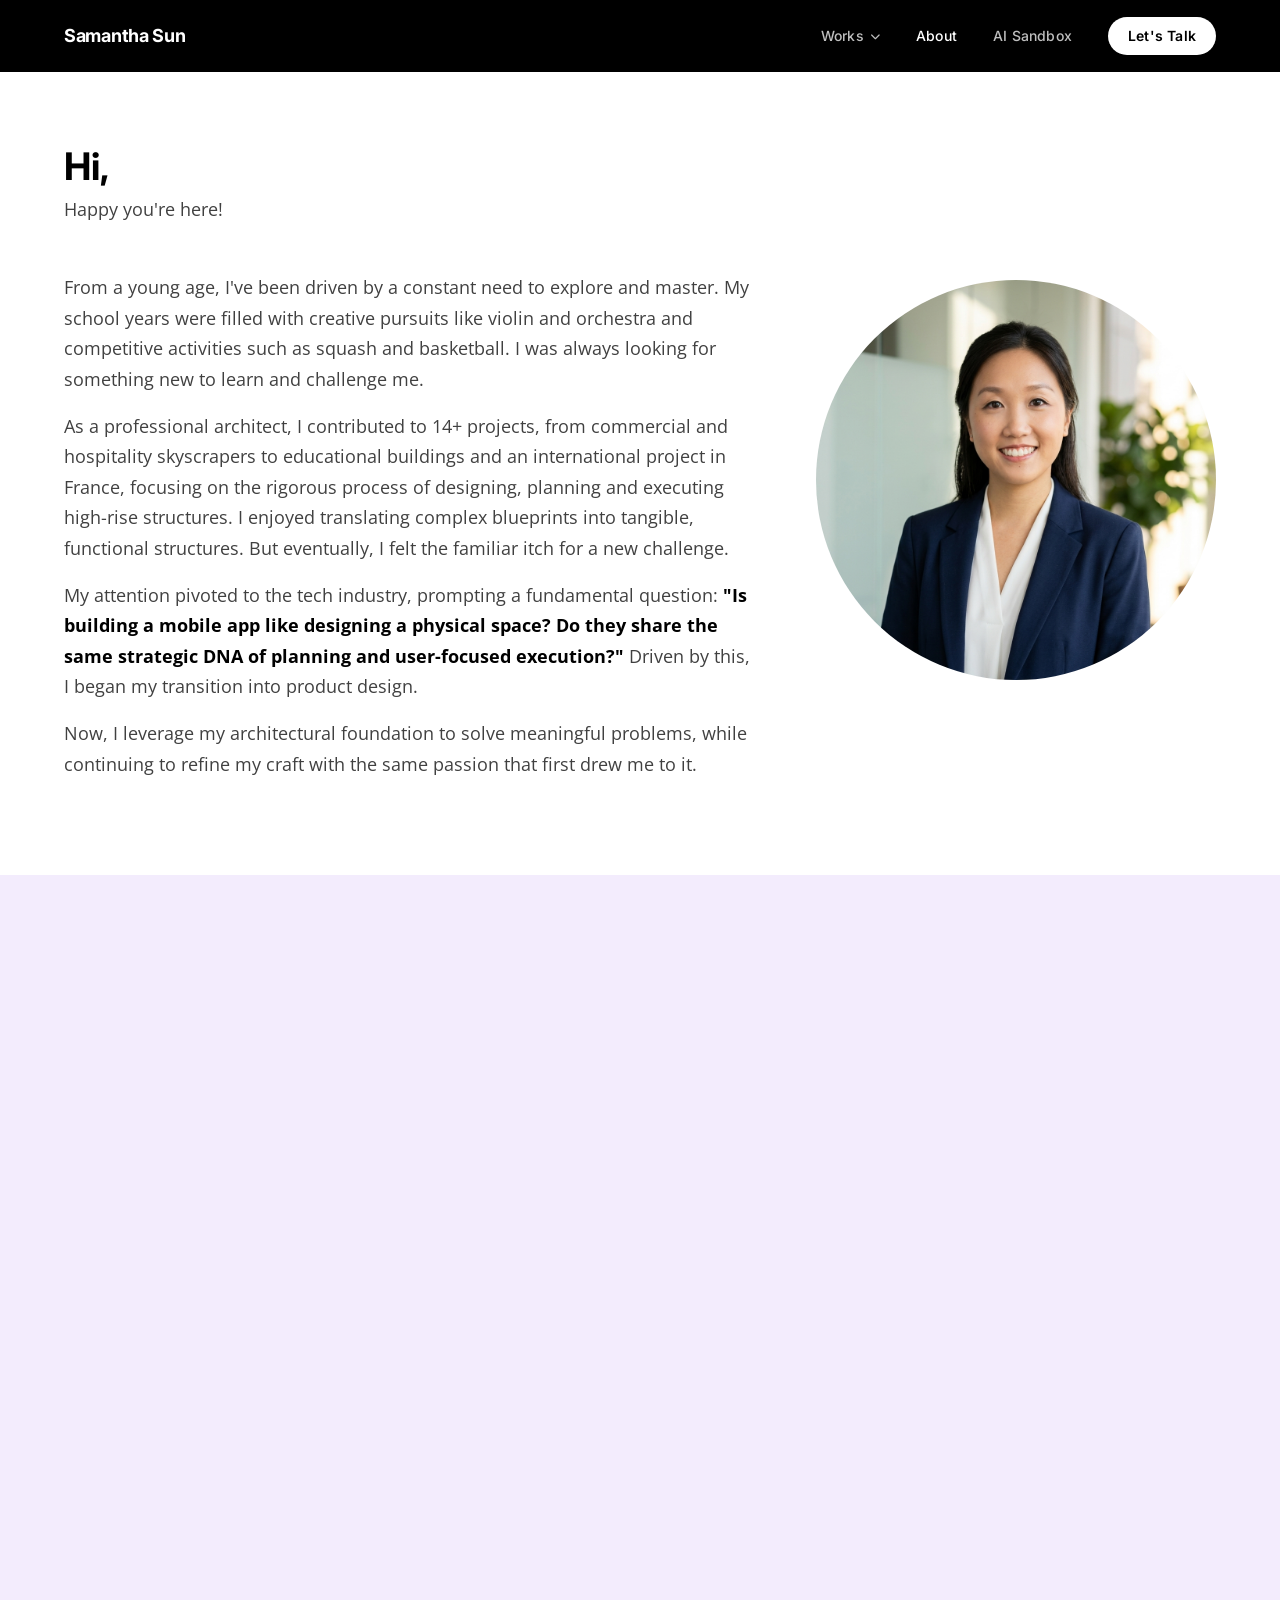
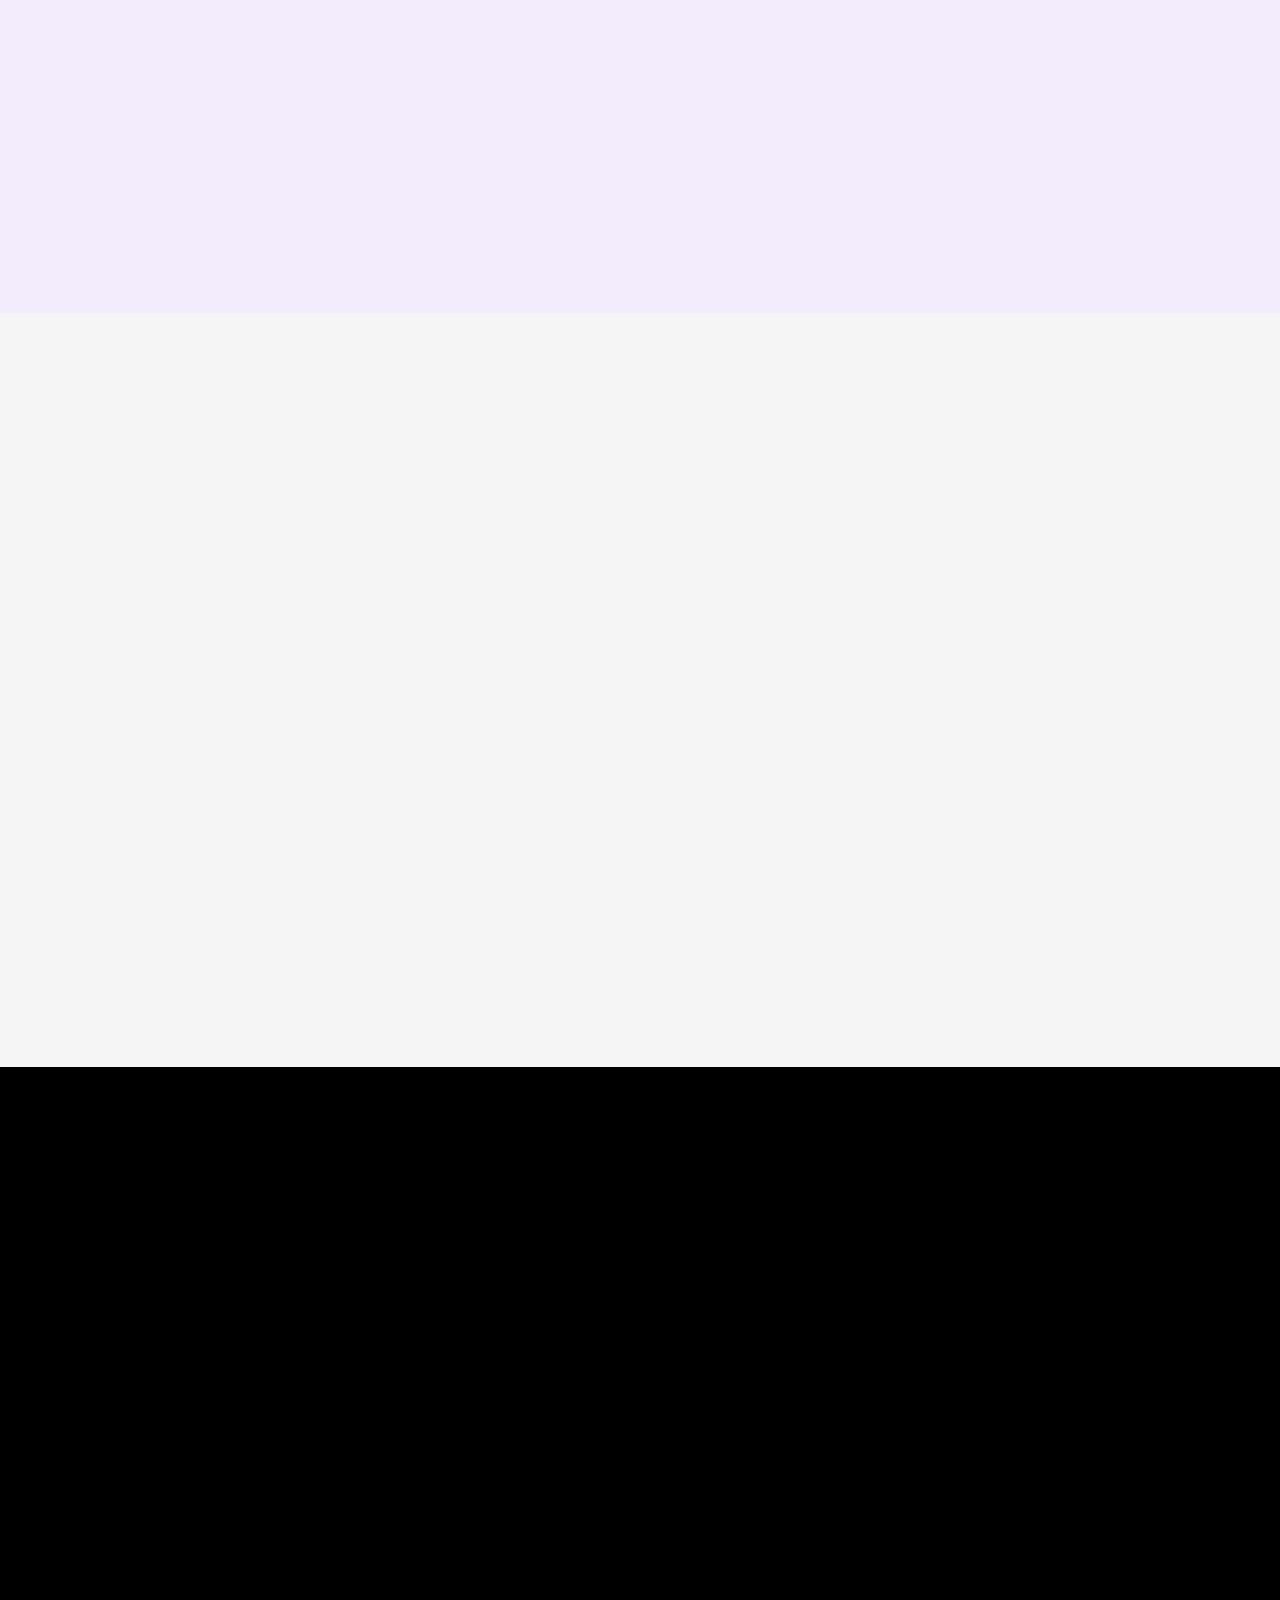
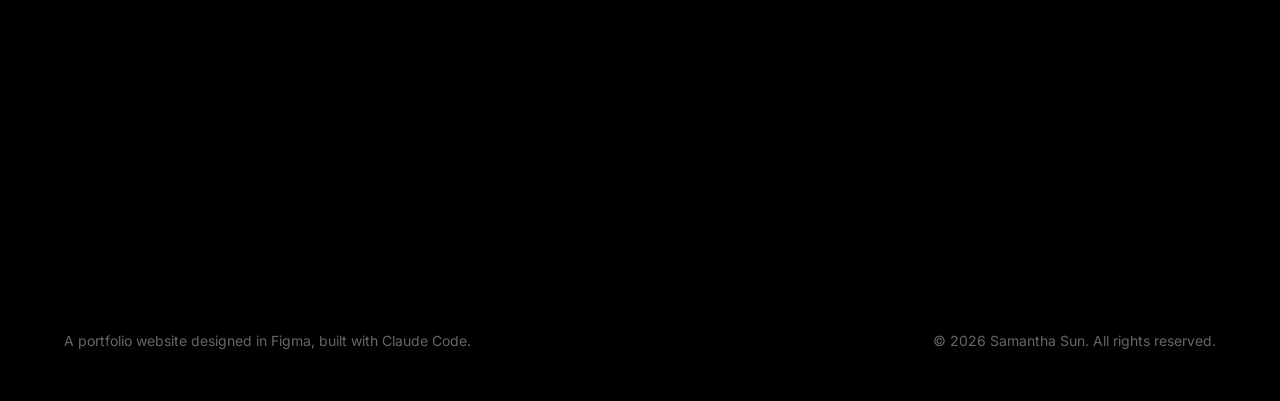
<file: about.html>
<!DOCTYPE html>
<html lang="en">
<head>
  <meta charset="UTF-8" />
  <meta name="viewport" content="width=device-width, initial-scale=1.0" />
  <title>About</title>
  <meta name="description" content="Portfolio of Samantha Sun - Senior-level Product Designer" />

  <!-- Link previews -->
  <meta property="og:type" content="website" />
  <meta property="og:title" content="About | Samantha Sun" />
  <meta property="og:description" content="Portfolio of Samantha Sun - Senior-level Product Designer" />
  <meta property="og:image" content="https://sam-jf-sun.github.io/portfolio/assets/about/link_preview.jpg" />
  <meta property="og:image:width" content="1200" />
  <meta property="og:image:height" content="630" />
  <meta property="og:image:alt" content="Portrait of Samantha Sun" />
  <meta name="twitter:card" content="summary_large_image" />

  <link rel="icon" type="image/svg+xml" href="data:image/svg+xml,<svg xmlns='http://www.w3.org/2000/svg' viewBox='0 0 32 32'><rect width='32' height='32' rx='8' fill='%23f3ecfd'/><text x='50%25' y='54%25' dominant-baseline='middle' text-anchor='middle' font-family='Inter,sans-serif' font-weight='700' font-size='14' fill='%23784F68'>SS</text></svg>" />

  <link rel="preconnect" href="https://fonts.googleapis.com" />
  <link rel="preconnect" href="https://fonts.gstatic.com" crossorigin />
  <link href="https://fonts.googleapis.com/css2?family=Inter:wght@300;400;500;600;700&family=Open+Sans:wght@400;700&display=swap" rel="stylesheet" />
  <link rel="stylesheet" href="https://cdnjs.cloudflare.com/ajax/libs/font-awesome/6.5.0/css/all.min.css" />
  <link rel="stylesheet" href="styles.css" />
</head>
<body>

  <!-- ICON SPRITE -->
  <svg style="position: absolute; width: 0; height: 0; overflow: hidden;" aria-hidden="true">
    <defs>
      <symbol id="icon-ai-sparkle" viewBox="0 0 24 24" fill="none" stroke="currentColor" stroke-width="2" stroke-linecap="round" stroke-linejoin="round">
        <path d="M9.937 15.5A2 2 0 0 0 8.5 14.063l-6.135-1.582a.5.5 0 0 1 0-.962L8.5 9.936A2 2 0 0 0 9.937 8.5l1.582-6.135a.5.5 0 0 1 .963 0L14.063 8.5A2 2 0 0 0 15.5 9.937l6.135 1.581a.5.5 0 0 1 0 .964L15.5 14.063a2 2 0 0 0-1.437 1.437l-1.582 6.135a.5.5 0 0 1-.963 0z"/>
        <path d="M20 3v4"/>
        <path d="M22 5h-4"/>
        <path d="M4 17v2"/>
        <path d="M5 18H3"/>
      </symbol>
      <symbol id="icon-user" viewBox="0 0 24 24" fill="none" stroke="currentColor" stroke-width="2" stroke-linecap="round" stroke-linejoin="round">
        <path d="M19 21v-2a4 4 0 0 0-4-4H9a4 4 0 0 0-4 4v2"/>
        <circle cx="12" cy="7" r="4"/>
      </symbol>
    </defs>
  </svg>

  <!-- NAVBAR -->
  <nav class="navbar navbar-dark" role="navigation" aria-label="Main navigation">
    <div class="nav-inner">
      <a href="index.html" class="nav-logo">Samantha Sun</a>
      <div class="nav-links">
        <div class="nav-dropdown">
          <button type="button" class="nav-dropdown-trigger" aria-haspopup="true" aria-expanded="false">
            Works <i class="fa-solid fa-chevron-down nav-dropdown-caret" aria-hidden="true"></i>
          </button>
          <div class="nav-dropdown-menu" role="menu" aria-label="Projects">
            <a href="cognia-ecosystem.html" role="menuitem">Cognia Ecosystem</a>
            <a href="sizamina.html" role="menuitem">Sizamina</a>
            <a href="cart.html" role="menuitem">CART</a>
            <a href="observations.html" role="menuitem">Observation App</a>
            <a href="multiple-quotes.html" role="menuitem">Multiple Quotes</a>
            <a href="cloudaccounts.html" role="menuitem">Cloud Accounts Portal</a>
            <a href="dashboard.html" role="menuitem">Institutional Dashboard</a>
          </div>
        </div>
        <a href="about.html">About</a>
        <a href="ai-sandbox.html">AI Sandbox</a>
        <a href="index.html#contact" class="nav-cta">Let's Talk</a>
      </div>
      <button class="nav-hamburger" aria-label="Toggle mobile menu" aria-expanded="false">
        <i class="fa-solid fa-bars"></i>
      </button>
    </div>
  </nav>

  <div class="nav-mobile-menu" role="navigation" aria-label="Mobile navigation">
    <div class="nav-mobile-links">
      <div class="nav-mobile-dropdown">
        <button type="button" class="nav-mobile-dropdown-trigger" aria-haspopup="true" aria-expanded="false">
          Works <i class="fa-solid fa-chevron-down nav-dropdown-caret" aria-hidden="true"></i>
        </button>
        <div class="nav-mobile-dropdown-menu">
          <a href="cognia-ecosystem.html">Cognia Ecosystem</a>
          <a href="sizamina.html">Sizamina</a>
          <a href="cart.html">CART</a>
          <a href="observations.html">Observation App</a>
          <a href="multiple-quotes.html">Multiple Quotes</a>
          <a href="cloudaccounts.html">Cloud Accounts Portal</a>
          <a href="dashboard.html">Institutional Dashboard</a>
        </div>
      </div>
      <a href="about.html">About</a>
      <a href="ai-sandbox.html">AI Sandbox</a>
      <a href="index.html#contact">Let's Talk</a>
    </div>
  </div>

  <main>

    <!-- PAGE HERO -->
    <header class="about-hero" aria-label="About hero">
      <div class="container">
        <div class="about-hero-row">
          <div class="about-hero-text">
            <h1 class="about-hero-heading fade-up">Hi,</h1>
            <p class="about-hero-sub fade-up stagger-1">Happy you're here!</p>
          </div>
          <img src="assets/about/profile_pic.png" alt="Samantha Sun profile photo" class="about-hero-mobile-photo fade-up" />
        </div>
      </div>
    </header>

    <!-- BIO SECTION -->
    <section class="section about-bio" aria-label="Biography">
      <div class="container">
        <div class="about-bio-layout">
          <div class="about-bio-text fade-up">
            <p>From a young age, I've been driven by a constant need to explore and master. My school years were filled with creative pursuits like violin and orchestra and competitive activities such as squash and basketball. I was always looking for something new to learn and challenge me.</p>
            <p>As a professional architect, I contributed to 14+ projects, from commercial and hospitality skyscrapers to educational buildings and an international project in France, focusing on the rigorous process of designing, planning and executing high-rise structures. I enjoyed translating complex blueprints into tangible, functional structures. But eventually, I felt the familiar itch for a new challenge.</p>
            <p>My attention pivoted to the tech industry, prompting a fundamental question: <strong>"Is building a mobile app like designing a physical space? Do they share the same strategic DNA of planning and user-focused execution?"</strong> Driven by this, I began my transition into product design.</p>
            <p>Now, I leverage my architectural foundation to solve meaningful problems, while continuing to refine my craft with the same passion that first drew me to it.</p>
          </div>
          <div class="about-bio-photo-wrap fade-up stagger-1">
            <img src="assets/about/profile_pic.png" alt="Samantha Sun profile photo" class="about-bio-photo" />
          </div>
        </div>
      </div>
    </section>

    <!-- AI SECTION -->
    <section class="section about-ai-section" aria-label="How I use AI">
      <div class="container">
        <div class="fade-up">
          <h2 class="section-heading">AI and me</h2>
          <p class="section-subtext" style="margin-top: 12px;">
            AI is embedded across every phase of my process now, not as a novelty but as a part of how I work. The shift is that it has compressed the time between having an idea and having something tangible to react to. Although I work closely with AI, there are still things that remain in my hands, such as taste, craft and judgement.
          </p>
        </div>

        <div class="about-ai-grid fade-up stagger-1">

          <div class="about-ai-cell about-ai-head about-ai-head-area">Area</div>
          <div class="about-ai-cell about-ai-head">
            <svg class="about-ai-icon" aria-hidden="true"><use href="#icon-ai-sparkle"></use></svg>
            What AI does
          </div>
          <div class="about-ai-cell about-ai-head">
            <svg class="about-ai-icon" aria-hidden="true"><use href="#icon-user"></use></svg>
            What I still do
          </div>

          <div class="about-ai-cell about-ai-area">Understanding</div>
          <div class="about-ai-cell">
            <span class="about-ai-mobile-label"><svg class="about-ai-icon" aria-hidden="true"><use href="#icon-ai-sparkle"></use></svg>What AI does</span>
            Does secondary research and pulls data and surveys in a short time
          </div>
          <div class="about-ai-cell">
            <span class="about-ai-mobile-label"><svg class="about-ai-icon" aria-hidden="true"><use href="#icon-user"></use></svg>What I still do</span>
            Real-time user engagement where I read body language, adapt questions and build rapport with people
          </div>

          <div class="about-ai-cell about-ai-area">
            Inspiration
            <a href="cognia-ecosystem.html#step-03" class="about-ai-area-link">See example <i class="fa-solid fa-arrow-right about-ai-area-icon" aria-hidden="true"></i></a>
          </div>
          <div class="about-ai-cell">
            <span class="about-ai-mobile-label"><svg class="about-ai-icon" aria-hidden="true"><use href="#icon-ai-sparkle"></use></svg>What AI does</span>
            Brainstorms starting points, has a wide pool of references to pull from
          </div>
          <div class="about-ai-cell">
            <span class="about-ai-mobile-label"><svg class="about-ai-icon" aria-hidden="true"><use href="#icon-user"></use></svg>What I still do</span>
            Spark the new idea and synthesise trends into something original, not just remixed
          </div>

          <div class="about-ai-cell about-ai-area">Shaping</div>
          <div class="about-ai-cell">
            <span class="about-ai-mobile-label"><svg class="about-ai-icon" aria-hidden="true"><use href="#icon-ai-sparkle"></use></svg>What AI does</span>
            Prototypes and simulates interactions fast, flags missed states
          </div>
          <div class="about-ai-cell">
            <span class="about-ai-mobile-label"><svg class="about-ai-icon" aria-hidden="true"><use href="#icon-user"></use></svg>What I still do</span>
            Define the actual system logic of what happens when and why, based on real user intent
          </div>

          <div class="about-ai-cell about-ai-area">
            Making
            <a href="observations.html#step-07" class="about-ai-area-link">See example <i class="fa-solid fa-arrow-right about-ai-area-icon" aria-hidden="true"></i></a>
          </div>
          <div class="about-ai-cell">
            <span class="about-ai-mobile-label"><svg class="about-ai-icon" aria-hidden="true"><use href="#icon-ai-sparkle"></use></svg>What AI does</span>
            Builds interactive prototypes quickly from mockups/prompts
          </div>
          <div class="about-ai-cell">
            <span class="about-ai-mobile-label"><svg class="about-ai-icon" aria-hidden="true"><use href="#icon-user"></use></svg>What I still do</span>
            Feed AI the right mockups and prompts in the first place, this is the taste and judgement part
          </div>

          <div class="about-ai-cell about-ai-area">Validating</div>
          <div class="about-ai-cell">
            <span class="about-ai-mobile-label"><svg class="about-ai-icon" aria-hidden="true"><use href="#icon-ai-sparkle"></use></svg>What AI does</span>
            Captures and summarises usability session responses
          </div>
          <div class="about-ai-cell">
            <span class="about-ai-mobile-label"><svg class="about-ai-icon" aria-hidden="true"><use href="#icon-user"></use></svg>What I still do</span>
            Run the actual session, moderate it and read what's unsaid, then decide what to fix
          </div>

          <div class="about-ai-cell about-ai-area">Influencing</div>
          <div class="about-ai-cell">
            <span class="about-ai-mobile-label"><svg class="about-ai-icon" aria-hidden="true"><use href="#icon-ai-sparkle"></use></svg>What AI does</span>
            Helps draft personas for storytelling support
          </div>
          <div class="about-ai-cell">
            <span class="about-ai-mobile-label"><svg class="about-ai-icon" aria-hidden="true"><use href="#icon-user"></use></svg>What I still do</span>
            Read the room, navigate internal politics and build trust over time
          </div>

        </div>
      </div>
    </section>

    <!-- SKILLS / TOOLKIT SECTION -->
    <section class="section skills-section" aria-label="My toolkit">
      <div class="container">
        <div class="fade-up">
          <h2 class="section-heading">My Toolkit</h2>
        </div>

        <div class="toolkit-grid">

          <div class="toolkit-card fade-up stagger-1">
            <img src="assets/icons/figma.png" alt="Figma" class="toolkit-icon" />
            <div class="toolkit-name">Figma</div>
            <div class="toolkit-caption">Interface<br>Design</div>
          </div>

          <div class="toolkit-card fade-up stagger-2">
            <img src="assets/icons/claude.png" alt="Claude" class="toolkit-icon" />
            <div class="toolkit-name">Claude Code</div>
            <div class="toolkit-caption">Code<br>Prototyping</div>
          </div>

          <div class="toolkit-card fade-up stagger-3">
            <img src="assets/icons/miro.png" alt="Miro" class="toolkit-icon" />
            <div class="toolkit-name">Miro</div>
            <div class="toolkit-caption">Visual<br>Collaboration</div>
          </div>

          <div class="toolkit-card fade-up stagger-4">
            <img src="assets/icons/illustrator.png" alt="Illustrator" class="toolkit-icon" />
            <div class="toolkit-name">Illustrator</div>
            <div class="toolkit-caption">Vector<br>Graphics</div>
          </div>

          <div class="toolkit-card fade-up stagger-5">
            <img src="assets/icons/photoshop.png" alt="Photoshop" class="toolkit-icon" />
            <div class="toolkit-name">Photoshop</div>
            <div class="toolkit-caption">Image<br>Editing</div>
          </div>

          <div class="toolkit-card fade-up stagger-1">
            <img src="assets/icons/vscode.png" alt="Visual Studio Code" class="toolkit-icon" />
            <div class="toolkit-name">Visual Studio Code</div>
            <div class="toolkit-caption">Code<br>Editor</div>
          </div>

          <div class="toolkit-card fade-up stagger-2">
            <img src="assets/icons/css.png" alt="CSS" class="toolkit-icon" />
            <div class="toolkit-name">CSS</div>
            <div class="toolkit-caption">Style<br>Design</div>
          </div>

          <div class="toolkit-card fade-up stagger-3">
            <img src="assets/icons/html5.png" alt="HTML5" class="toolkit-icon" />
            <div class="toolkit-name">HTML5</div>
            <div class="toolkit-caption">Web<br>Development</div>
          </div>

          <div class="toolkit-card fade-up stagger-4">
            <img src="assets/icons/tailwind.png" alt="Tailwind" class="toolkit-icon" />
            <div class="toolkit-name">Tailwind</div>
            <div class="toolkit-caption">Utility<br>Styling</div>
          </div>

          <div class="toolkit-card fade-up stagger-5">
            <img src="assets/icons/js.png" alt="JavaScript" class="toolkit-icon" />
            <div class="toolkit-name">JavaScript</div>
            <div class="toolkit-caption">Programming<br>Support</div>
          </div>

          <div class="toolkit-card fade-up stagger-1">
            <img src="assets/icons/jira.png" alt="Jira" class="toolkit-icon" />
            <div class="toolkit-name">Jira</div>
            <div class="toolkit-caption">Issue<br>Tracking</div>
          </div>

          <div class="toolkit-card fade-up stagger-2">
            <img src="assets/icons/confluence.jpeg" alt="Confluence" class="toolkit-icon" />
            <div class="toolkit-name">Confluence</div>
            <div class="toolkit-caption">Knowledge<br>Base</div>
          </div>

          <div class="toolkit-card fade-up stagger-3">
            <img src="assets/icons/notion.png" alt="Notion" class="toolkit-icon" />
            <div class="toolkit-name">Notion</div>
            <div class="toolkit-caption">Productivity<br>Management</div>
          </div>

          <div class="toolkit-card fade-up stagger-4">
            <img src="assets/icons/azure.png" alt="Azure DevOps" class="toolkit-icon" />
            <div class="toolkit-name">Azure DevOps</div>
            <div class="toolkit-caption">Cloud<br>Infrastructure</div>
          </div>

          <div class="toolkit-card fade-up stagger-5">
            <img src="assets/icons/github.svg" alt="GitHub" class="toolkit-icon" />
            <div class="toolkit-name">GitHub</div>
            <div class="toolkit-caption">Version<br>Control</div>
          </div>

        </div>
      </div>
    </section>

    <!-- TESTIMONIALS SECTION -->
    <section class="section testimonials-section" aria-label="Testimonials">
      <div class="container">
        <div class="fade-up">
          <h2 class="section-heading" style="color: var(--clr-white);">Testimonials</h2>
        </div>

        <div class="testimonials-grid">

          <article class="testimonial-card fade-up stagger-1">
            <div class="testimonial-header">
              <img src="assets/logos/Heineken_logo.png" alt="Touchsides logo" class="testimonial-avatar" />
              <div>
                <div class="testimonial-name">Jarrod Hermer</div>
                <div class="testimonial-title">Technology Director @ Touchsides</div>
              </div>
            </div>
            <p class="testimonial-text">
              Samantha naturally took to managing an extended team of developers and designers while ensuring the product was designed to meet stakeholder expectations and delivered on time.
            </p>
          </article>

          <article class="testimonial-card fade-up stagger-2">
            <div class="testimonial-header">
              <img src="assets/logos/Toyota_black_logo.jpg" alt="Toyota logo" class="testimonial-avatar" />
              <div>
                <div class="testimonial-name">Namasha Padayachey</div>
                <div class="testimonial-title">Senior Manager @ Toyota</div>
              </div>
            </div>
            <p class="testimonial-text">
              Samantha consistently demonstrated motivation, drive, and a commitment to excellence. I place high value on interpersonal skills and aptitude within my team, and Samantha consistently met and exceeded these expectations.
            </p>
          </article>

          <article class="testimonial-card fade-up stagger-3">
            <div class="testimonial-header">
              <img src="assets/logos/Toyota_black_logo.jpg" alt="Toyota logo" class="testimonial-avatar" />
              <div>
                <div class="testimonial-name">Aadila Sadak</div>
                <div class="testimonial-title">User Interface/Visual Designer @ Toyota</div>
              </div>
            </div>
            <p class="testimonial-text">
              Her calm disposition and great sense of humour make her a wonderful person to collaborate with. Sam maintains excellent relationships with our KINTO/Toyota stakeholders and provides valuable advice on the best UI/UX practices.
            </p>
          </article>

        </div>
      </div>
    </section>

  </main>

  <!-- FOOTER -->
  <footer id="contact" class="site-footer" aria-label="Contact and footer">
    <div class="footer-inner">
      <div class="footer-top-row">
        <h2 class="footer-heading fade-up">Let's talk!</h2>
        <div class="footer-contact fade-up stagger-1">
          <div class="footer-contact-row">
            <div class="footer-email-copy-wrap">
              <button type="button" class="footer-email-copy" aria-label="Copy email address" data-email="samantha.sun89@gmail.com">
                <i class="fa-solid fa-envelope"></i>
                <span>Email</span>
              </button>
              <span class="footer-email-tooltip" role="status" aria-live="polite">Copied!</span>
            </div>
          </div>
          <div class="footer-social">
            <a href="https://www.instagram.com/samw.ise_/" class="footer-social-link" aria-label="Instagram" target="_blank" rel="noopener noreferrer">
              <img src="assets/icons/instagram.svg" alt="" class="footer-social-icon" />
            </a>
            <a href="https://www.linkedin.com/in/samantha-jf-sun/" class="footer-social-link" aria-label="LinkedIn" target="_blank" rel="noopener noreferrer">
              <img src="assets/icons/linkedin.svg" alt="" class="footer-social-icon" />
            </a>
          </div>
        </div>
      </div>
      <div class="footer-legal">
        <p class="footer-copyright">A portfolio website designed in Figma, built with Claude Code.</p>
        <p class="footer-copyright">© 2026 Samantha Sun. All rights reserved.</p>
      </div>
    </div>
  </footer>

  <script src="script.js"></script>
    <script data-goatcounter="https://samsun.goatcounter.com/count"
            async src="//gc.zgo.at/count.js"></script>
</body>
</html>
</file>
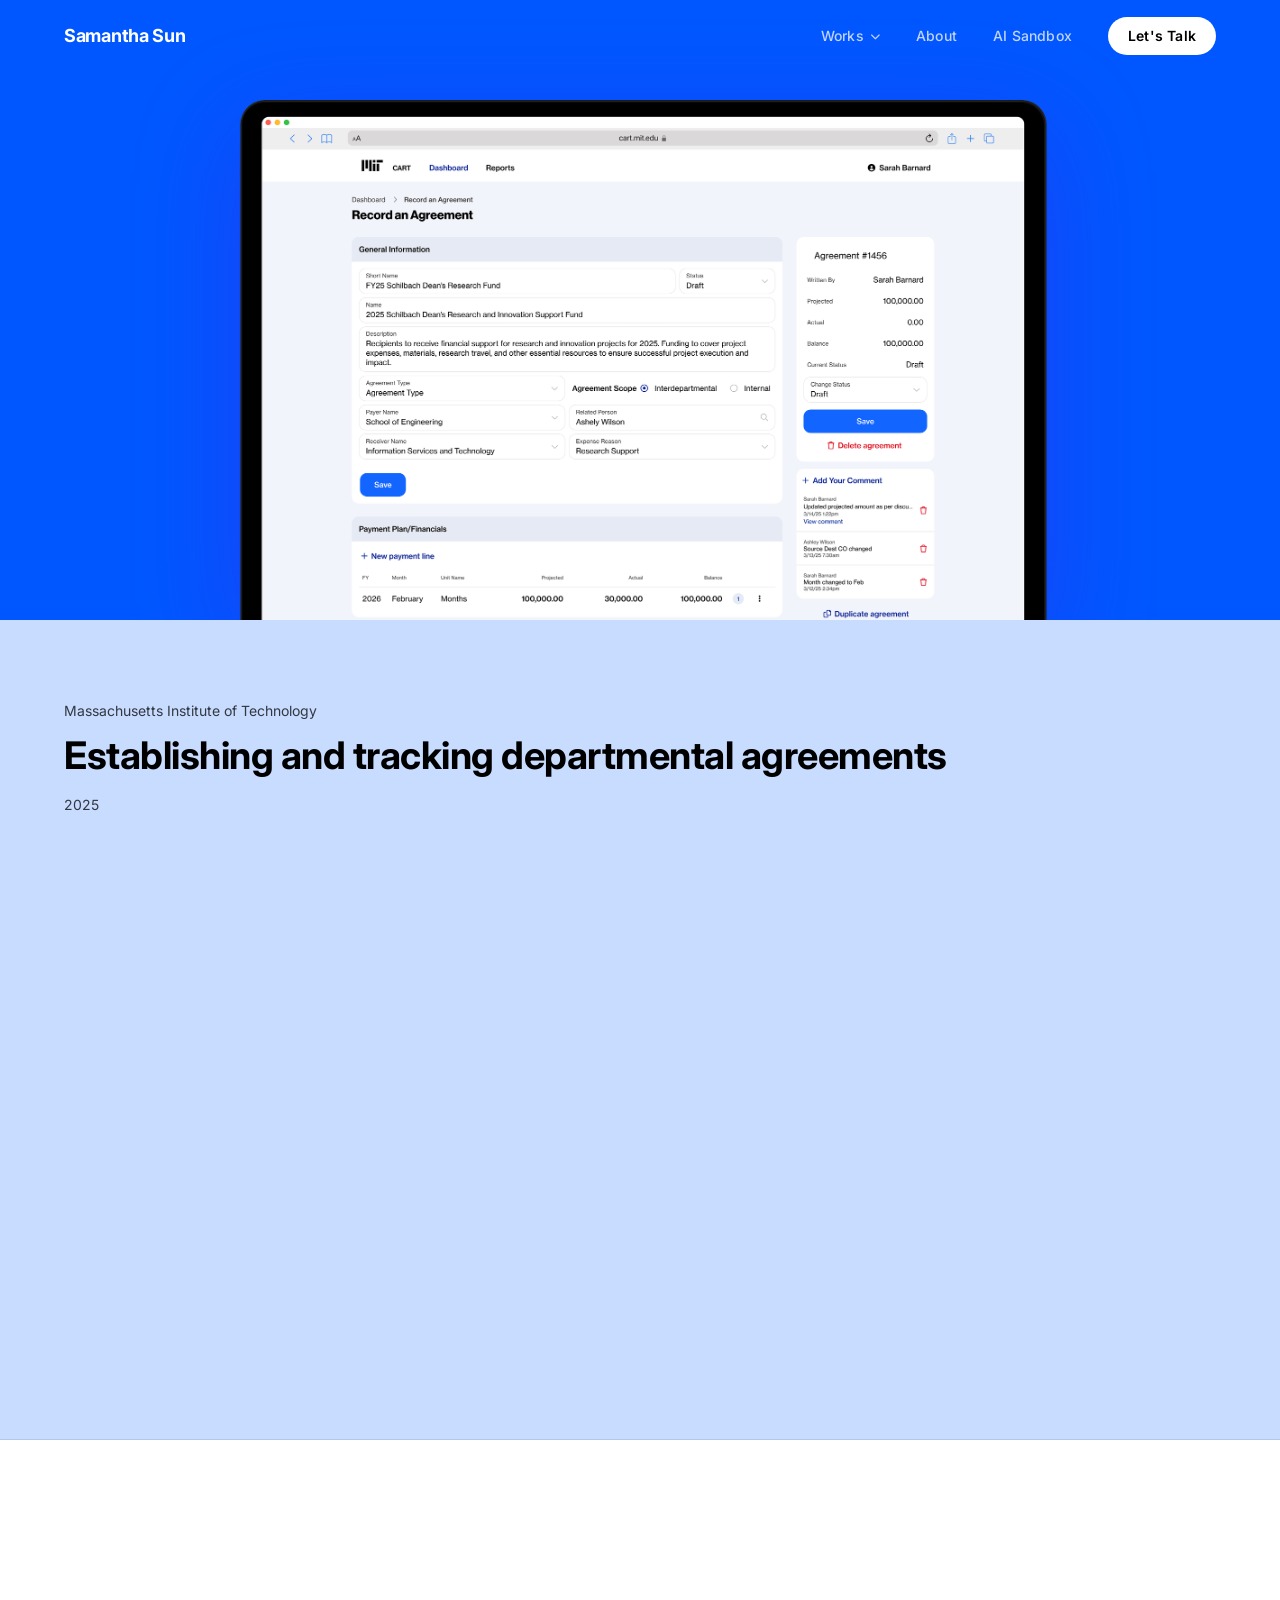
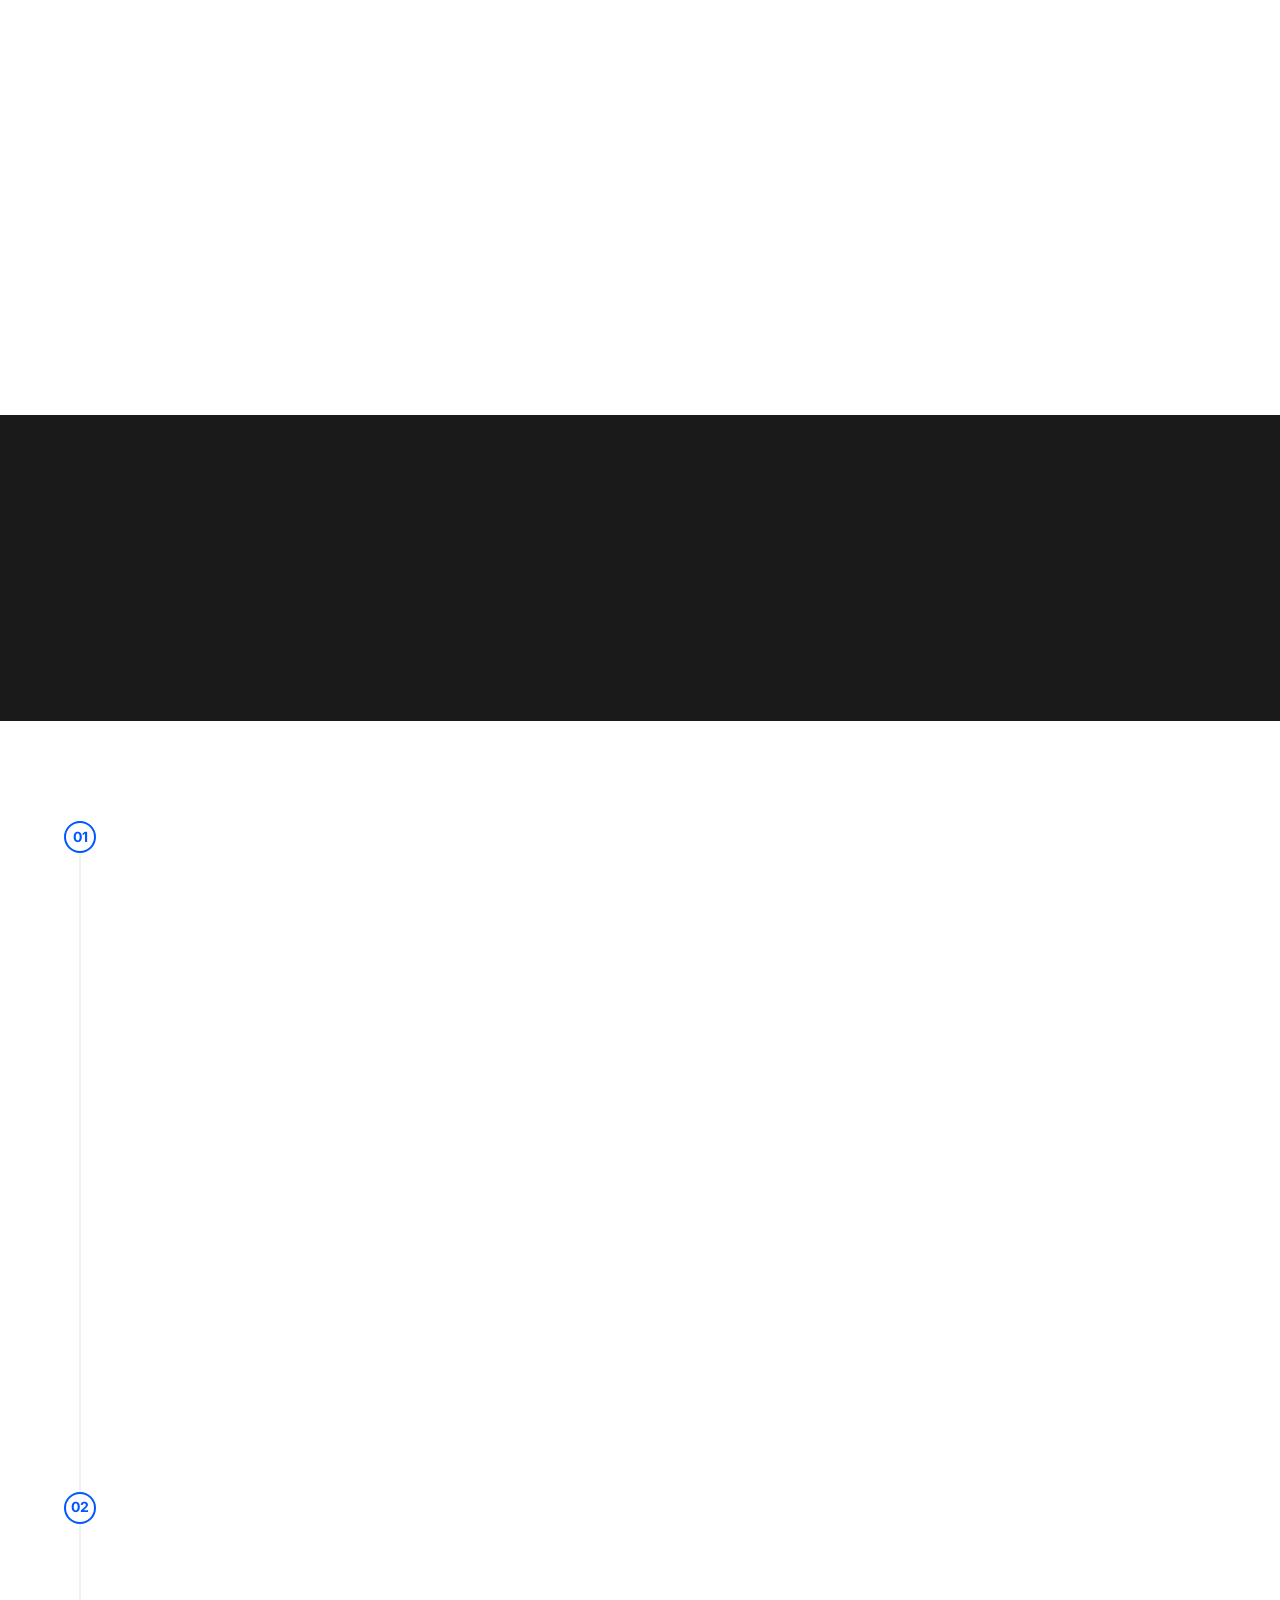
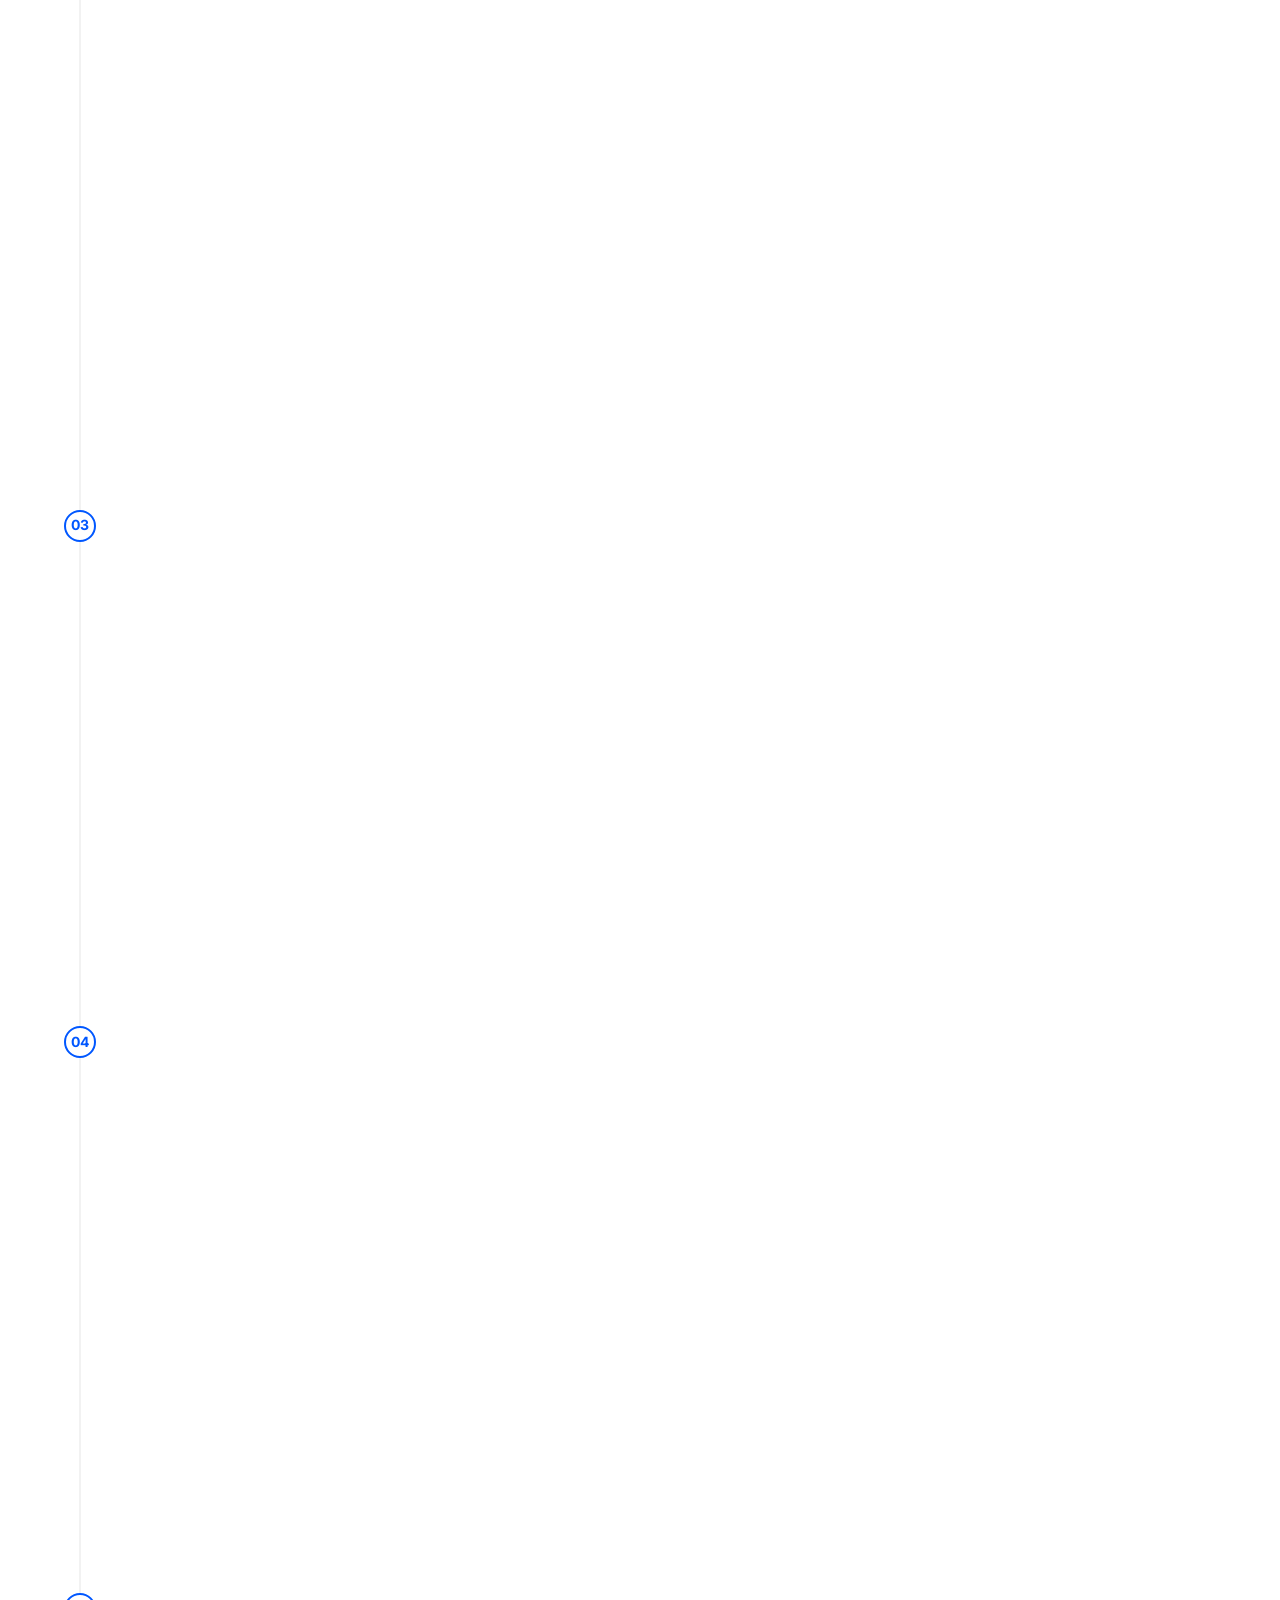
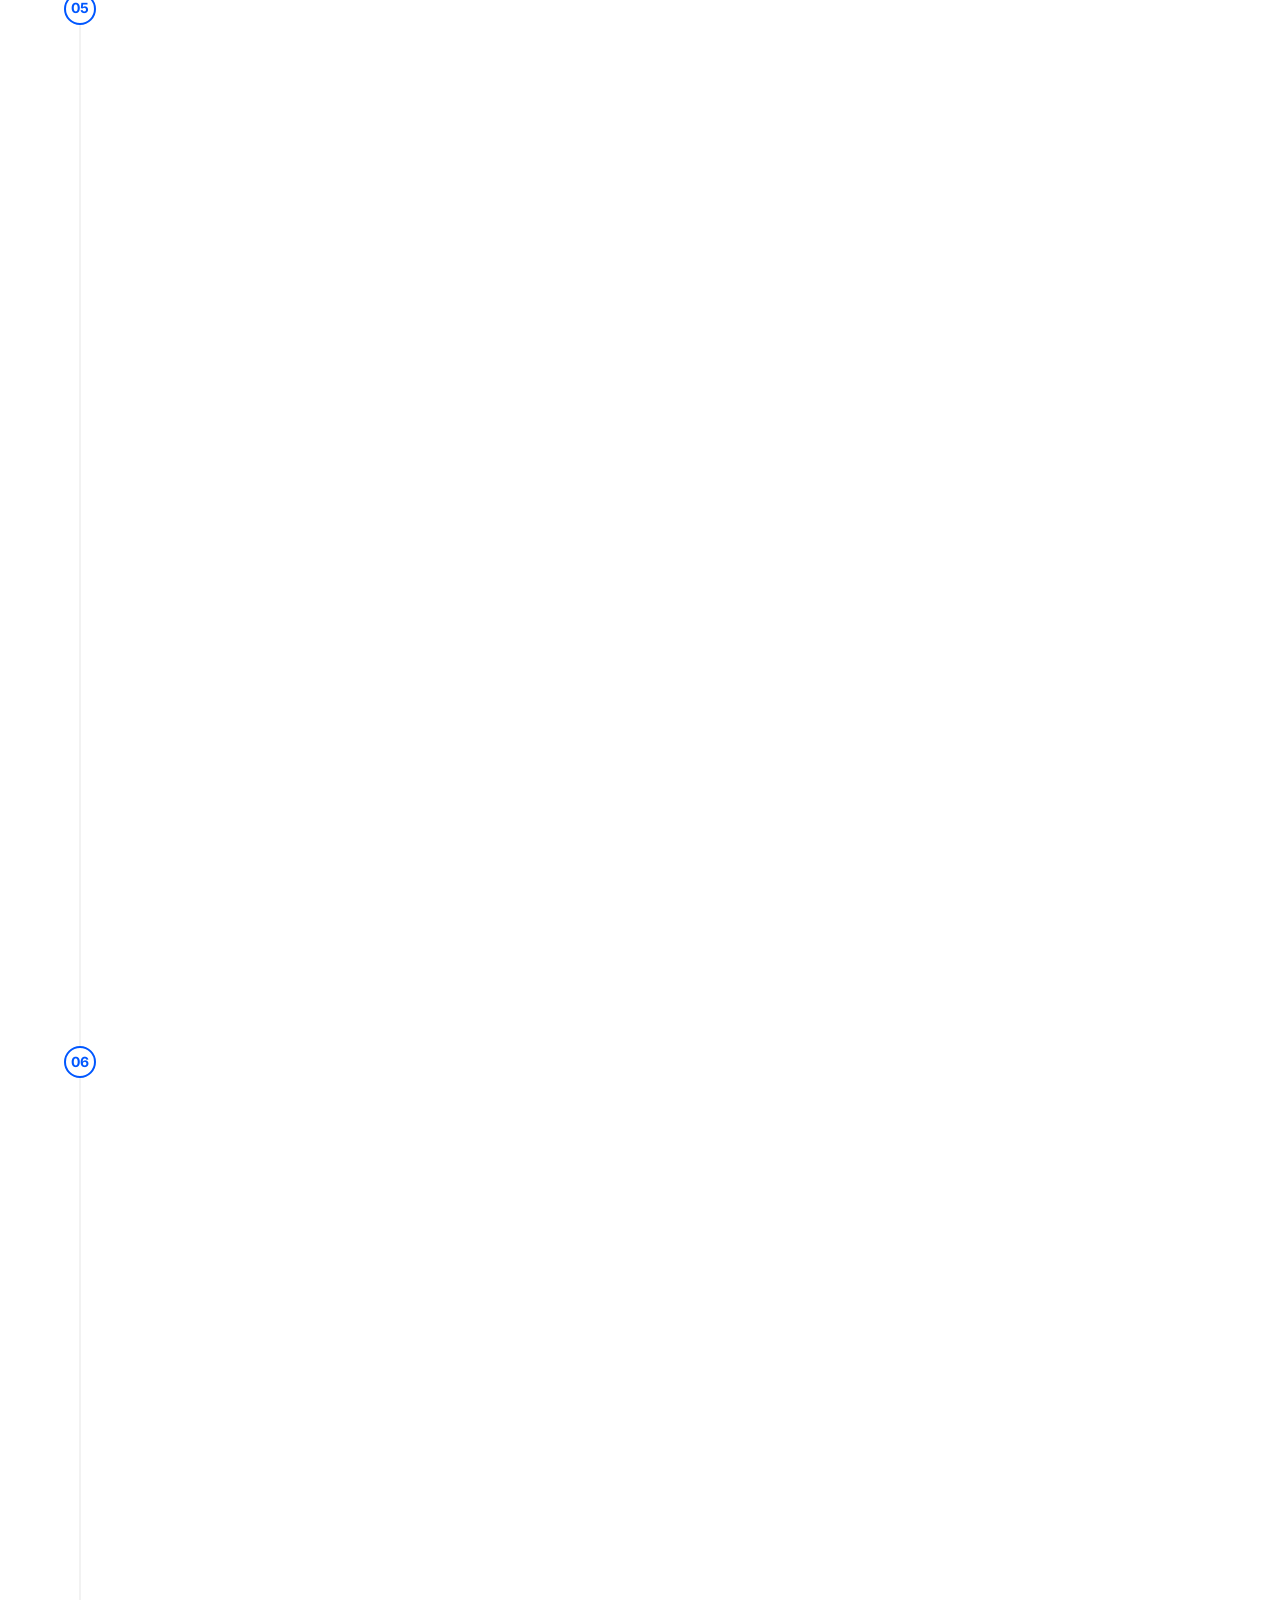
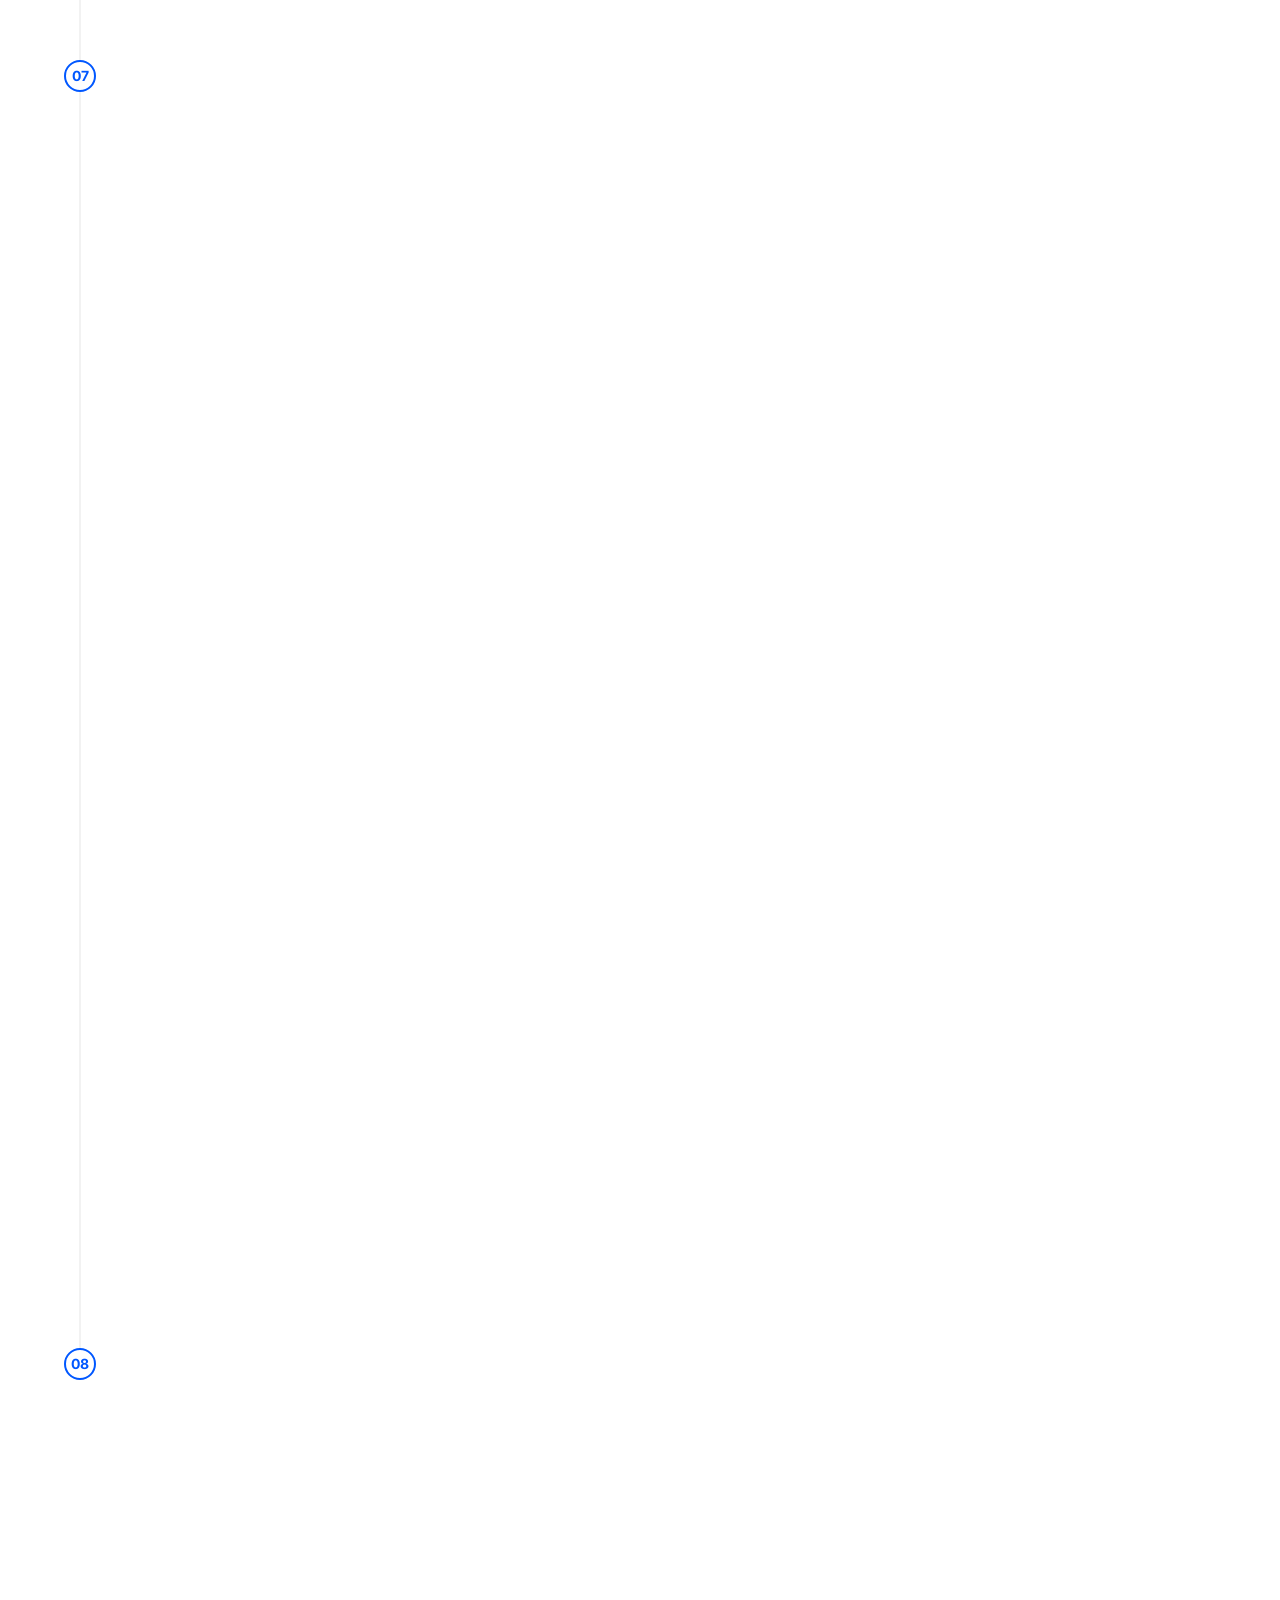
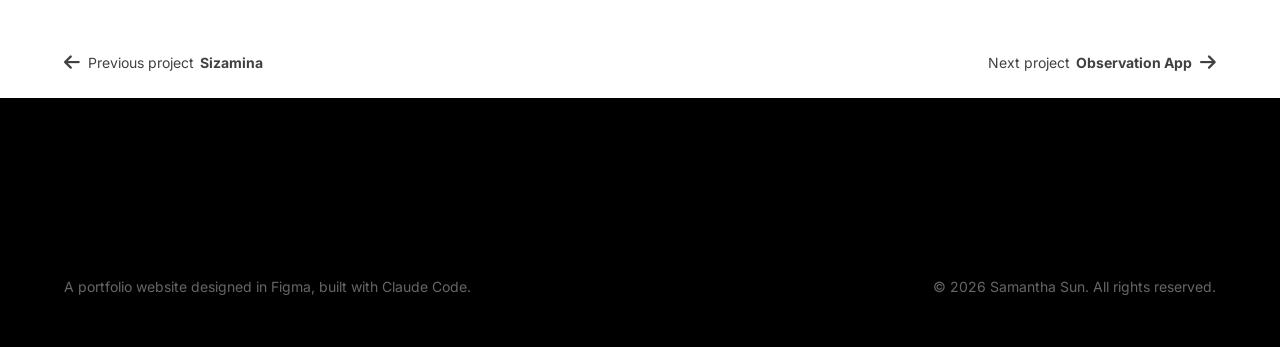
<file: cart.html>
<!DOCTYPE html>
<html lang="en">
<head>
  <meta charset="UTF-8" />
  <meta name="viewport" content="width=device-width, initial-scale=1.0" />
  <title>CART</title>
  <meta name="description" content="CART - Establishing and tracking departmental agreements at MIT. A project by Samantha Sun." />

  <!-- Link previews -->
  <meta property="og:type" content="website" />
  <meta property="og:title" content="CART | Samantha Sun" />
  <meta property="og:description" content="CART - Establishing and tracking departmental agreements at MIT. A project by Samantha Sun." />
  <meta property="og:image" content="https://sam-jf-sun.github.io/portfolio/assets/about/link_preview.jpg" />
  <meta property="og:image:width" content="1200" />
  <meta property="og:image:height" content="630" />
  <meta property="og:image:alt" content="Portrait of Samantha Sun" />
  <meta name="twitter:card" content="summary_large_image" />

  <link rel="icon" type="image/svg+xml" href="data:image/svg+xml,<svg xmlns='http://www.w3.org/2000/svg' viewBox='0 0 32 32'><rect width='32' height='32' rx='8' fill='%23f3ecfd'/><text x='50%25' y='54%25' dominant-baseline='middle' text-anchor='middle' font-family='Inter,sans-serif' font-weight='700' font-size='14' fill='%23784F68'>SS</text></svg>" />

  <link rel="preconnect" href="https://fonts.googleapis.com" />
  <link rel="preconnect" href="https://fonts.gstatic.com" crossorigin />
  <link href="https://fonts.googleapis.com/css2?family=Inter:wght@300;400;500;600;700&family=Open+Sans:wght@400;700&display=swap" rel="stylesheet" />
  <link rel="stylesheet" href="https://cdnjs.cloudflare.com/ajax/libs/font-awesome/6.5.0/css/all.min.css" />
  <link rel="stylesheet" href="styles.css" />
</head>
<body class="project-page theme-cart">

  <!-- NAVBAR -->
  <nav class="navbar" role="navigation" aria-label="Main navigation">
    <div class="nav-inner">
      <a href="index.html" class="nav-logo">Samantha Sun</a>
      <div class="nav-links">
        <div class="nav-dropdown">
          <button type="button" class="nav-dropdown-trigger" aria-haspopup="true" aria-expanded="false">
            Works <i class="fa-solid fa-chevron-down nav-dropdown-caret" aria-hidden="true"></i>
          </button>
          <div class="nav-dropdown-menu" role="menu" aria-label="Projects">
            <a href="cognia-ecosystem.html" role="menuitem">Cognia Ecosystem</a>
            <a href="sizamina.html" role="menuitem">Sizamina</a>
            <a href="cart.html" role="menuitem">CART</a>
            <a href="observations.html" role="menuitem">Observation App</a>
            <a href="multiple-quotes.html" role="menuitem">Multiple Quotes</a>
            <a href="cloudaccounts.html" role="menuitem">Cloud Accounts Portal</a>
            <a href="dashboard.html" role="menuitem">Institutional Dashboard</a>
          </div>
        </div>
        <a href="about.html">About</a>
        <a href="ai-sandbox.html">AI Sandbox</a>
        <a href="index.html#contact" class="nav-cta">Let's Talk</a>
      </div>
      <button class="nav-hamburger" aria-label="Toggle mobile menu" aria-expanded="false">
        <i class="fa-solid fa-bars"></i>
      </button>
    </div>
  </nav>

  <div class="nav-mobile-menu" role="navigation" aria-label="Mobile navigation">
    <div class="nav-mobile-links">
      <div class="nav-mobile-dropdown">
        <button type="button" class="nav-mobile-dropdown-trigger" aria-haspopup="true" aria-expanded="false">
          Works <i class="fa-solid fa-chevron-down nav-dropdown-caret" aria-hidden="true"></i>
        </button>
        <div class="nav-mobile-dropdown-menu">
          <a href="cognia-ecosystem.html">Cognia Ecosystem</a>
          <a href="sizamina.html">Sizamina</a>
          <a href="cart.html">CART</a>
          <a href="observations.html">Observation App</a>
          <a href="multiple-quotes.html">Multiple Quotes</a>
          <a href="cloudaccounts.html">Cloud Accounts Portal</a>
          <a href="dashboard.html">Institutional Dashboard</a>
        </div>
      </div>
      <a href="about.html">About</a>
      <a href="ai-sandbox.html">AI Sandbox</a>
      <a href="index.html#contact">Let's Talk</a>
    </div>
  </div>

  <main>

    <!-- PROJECT HERO -->
    <header class="project-hero project-hero-glass" aria-label="CART project overview">
      <img src="assets/cart/top_main_page.png" alt="CART dashboard screen on laptop" class="project-hero-glass-image project-hero-glass-image-crop fade-up" />
    </header>

    <!-- PROJECT INFO -->
    <section class="project-info-section" aria-label="Project overview and metadata">
      <div class="container">
        <div class="project-info-eyebrow fade-up">Massachusetts Institute of Technology</div>
        <h1 class="project-info-title fade-up stagger-1">
          Establishing and tracking departmental agreements
        </h1>
        <div class="project-info-year fade-up stagger-2">2025</div>

        <div class="project-info-overview fade-up stagger-3">
          <div class="project-info-eyebrow">Project Overview</div>
          <p class="project-overview-text">
            The CART platform manages interdepartmental financial agreements at MIT. Users including Payers, Agreement Owners, Superusers, and Receivers navigate complex nested data structures to establish and track budget commitments.
          </p>
        </div>

        <div class="project-info-overview fade-up stagger-4">
          <div class="project-info-eyebrow">Required Output</div>
          <p class="project-overview-text">
            A like-for-like migration from Mendix to a newer tech stack, so any design work was additional on our side.
          </p>
        </div>

        <div class="project-info-grid">
          <div class="project-info-item fade-up stagger-1">
            <div class="project-info-label">My Role</div>
            <div class="project-info-value">Product Designer, BA + QA Tester</div>
          </div>
          <div class="project-info-item fade-up stagger-2">
            <div class="project-info-label">Project</div>
            <div class="project-info-value">Commit, Agree, Record + Track (CART)</div>
          </div>
          <div class="project-info-item fade-up stagger-3">
            <div class="project-info-label">Team</div>
            <div class="project-info-value">Developers + Product Designer + Tester</div>
          </div>
          <div class="project-info-item fade-up stagger-4">
            <div class="project-info-label">Duration</div>
            <div class="project-info-value"><span class="duration-months">5 months</span><span class="duration-range">Jan 2025 – June 2025</span></div>
          </div>
        </div>
      </div>
    </section>

    <!-- MY IMPACT -->
    <section class="impact-section" aria-label="My impact on this project">
      <div class="container">
        <div class="fade-up">
          <h2 class="section-heading">My Impact</h2>
        </div>
        <div class="impact-list">

          <div class="impact-item fade-up stagger-1">
            <div class="impact-number">01</div>
            <div class="impact-content-title">Outlined Current User Pathways</div>
            <div class="impact-content-text">Mapped existing workflows to identify friction points and improvement opportunities</div>
          </div>

          <div class="impact-item fade-up stagger-2">
            <div class="impact-number">02</div>
            <div class="impact-content-title">Developed and Refined Mockups</div>
            <div class="impact-content-text">Created iterative design solutions to improve usability</div>
          </div>

          <div class="impact-item fade-up stagger-3">
            <div class="impact-number">03</div>
            <div class="impact-content-title">Enhance UX/UI Whenever Feasible</div>
            <div class="impact-content-text">Improved interface clarity while respecting technical constraints</div>
          </div>

          <div class="impact-item fade-up stagger-4">
            <div class="impact-number">04</div>
            <div class="impact-content-title">Collaborated with Developers</div>
            <div class="impact-content-text">Worked closely with the dev team to ensure implementable designs</div>
          </div>

          <div class="impact-item fade-up stagger-5">
            <div class="impact-number">05</div>
            <div class="impact-content-title">Implemented a QA Testing Procedure</div>
            <div class="impact-content-text">Established a structured testing process using Notion boards</div>
          </div>

        </div>
      </div>
    </section>

    <!-- PROBLEM STATEMENT -->
    <section class="problem-section" aria-label="Problem statement">
      <div class="container">
        <div class="problem-label fade-up">Problem Statement</div>
        <p class="problem-text fade-up stagger-1">
          The platform lacks clear guidance for setting up interdepartmental agreements, resulting in confusion and inefficiency for users. Complex nested tables and numerous input fields create cognitive overload, making it difficult for users to complete tasks accurately.
        </p>
      </div>
    </section>

    <!-- SOLUTION TIMELINE -->
    <section class="timeline-section" aria-label="Solution timeline">
      <div class="container">
        <div class="timeline">
          <div class="timeline-track"></div>
          <div class="timeline-progress"></div>

          <!-- 01 -->
          <div class="timeline-item" aria-label="Solution: What is CART?">
            <div class="timeline-marker"><span class="timeline-dot">01</span></div>
            <div class="timeline-content">
              <h2 class="solution-title fade-up stagger-1">What is CART?</h2>
              <p class="solution-text fade-up stagger-2">
                I participated in developer meetings and documentation reviews to understand the application thoroughly before proposing any design changes.
              </p>
            </div>
            <div class="timeline-image">
              <div class="solution-image-wrap fade-up stagger-3">
                <img src="assets/cart/purpose_cart.png" alt="Brainstorm of the purpose of CART" class="solution-image" style="margin-top: 0; max-width: 650px;" />
                <div class="solution-image-caption">Brainstorming the purpose of CART</div>
              </div>
            </div>
          </div>

          <!-- 02 - User Roles -->
          <div class="timeline-item" aria-label="Solution: Identifying the Users">
            <div class="timeline-marker"><span class="timeline-dot">02</span></div>
            <div class="timeline-content">
              <h2 class="solution-title fade-up stagger-1">Identifying the Users</h2>
              <p class="solution-text fade-up stagger-2">
                User roles include Payer, Agreement Owner, Superuser, and Receiver, each with different access levels and responsibilities.
              </p>
            </div>
            <div class="timeline-image">
              <div class="persona-grid">
                <div class="persona-card fade-up stagger-1">
                  <img src="assets/cart/Role_sarah.jpg" alt="Sarah persona photo" class="persona-card-image" />
                  <div class="persona-card-body">
                    <div class="persona-name">Sarah</div>
                    <div class="persona-detail">Payer – Agreement Owner with Admin Access</div>
                  </div>
                </div>
                <div class="persona-card fade-up stagger-2">
                  <img src="assets/cart/Role_james.jpg" alt="James persona photo" class="persona-card-image" />
                  <div class="persona-card-body">
                    <div class="persona-name">James</div>
                    <div class="persona-detail">Superuser with Read-Only Access</div>
                  </div>
                </div>
                <div class="persona-card fade-up stagger-3">
                  <img src="assets/cart/Role_mike.jpg" alt="Mike persona photo" class="persona-card-image" />
                  <div class="persona-card-body">
                    <div class="persona-name">Mike</div>
                    <div class="persona-detail">Administrator with Application Access</div>
                  </div>
                </div>
                <div class="persona-card fade-up stagger-4">
                  <img src="assets/cart/Role_daisy.jpg" alt="Daisy persona photo" class="persona-card-image" />
                  <div class="persona-card-body">
                    <div class="persona-name">Daisy</div>
                    <div class="persona-detail">Receiver with Transaction Access</div>
                  </div>
                </div>
              </div>
            </div>
          </div>

          <!-- 03 -->
          <div class="timeline-item" aria-label="Solution: The Agreement Workflow">
            <div class="timeline-marker"><span class="timeline-dot">03</span></div>
            <div class="timeline-content">
              <h2 class="solution-title fade-up stagger-1">The Agreement Workflow</h2>
              <p class="solution-text fade-up stagger-2">
                Agreements progress through a defined status lifecycle: draft → pending → active → closed.
              </p>
            </div>
            <div class="timeline-image">
              <div class="solution-image-wrap fade-up stagger-3">
                <img src="assets/cart/agreement_workflow.png" alt="Agreement status lifecycle workflow diagram" class="solution-image" style="margin-top: 0;" />
                <div class="solution-image-caption">Agreement status lifecycle from draft to closed</div>
              </div>
            </div>
          </div>

          <!-- 04 -->
          <div class="timeline-item" aria-label="Solution: Navigating the Existing App">
            <div class="timeline-marker"><span class="timeline-dot">04</span></div>
            <div class="timeline-content">
              <h2 class="solution-title fade-up stagger-1">Navigating the Existing App</h2>
              <p class="solution-text fade-up stagger-2">
                The existing application featured complex nested tables and numerous input fields that contributed to significant cognitive overload.
              </p>
            </div>
            <div class="timeline-image">
              <div class="solution-images-grid">
                <div class="solution-image-wrap fade-up stagger-3">
                  <img src="assets/cart/existing_table_open_agreements.png" alt="Existing CART app interface showing open agreements table" class="solution-image" style="margin-top: 0;" />
                  <div class="solution-image-caption">Existing CART interface showing open agreements</div>
                </div>
                <div class="solution-image-wrap fade-up stagger-3">
                  <img src="assets/cart/record_agreement.png" alt="Complex nested folder and agreement layout" class="solution-image" style="margin-top: 0;" />
                  <div class="solution-image-caption">Existing nested folder and agreement layout</div>
                </div>
              </div>
            </div>
          </div>

          <!-- 05 -->
          <div class="timeline-item" aria-label="Solution: Crafting a Better UX/UI Experience">
            <div class="timeline-marker"><span class="timeline-dot">05</span></div>
            <div class="timeline-content">
              <h2 class="solution-title fade-up stagger-1">Crafting a Better UX/UI Experience</h2>
              <p class="solution-text fade-up stagger-2">
                I redesigned the interface using the MIT component library, focusing on reducing cognitive overload while maintaining existing workflows through standardised component usage. The redesign was never tested with users directly, as the project's core goal was migrating the app from Mendix to a newer tech stack; any enhancement or simplification was additional work on our side. A strict timeline and budget meant user testing and feedback weren't in scope.
              </p>
            </div>
            <div class="timeline-image">
              <div class="solution-images-grid-4">
                <div class="solution-image-wrap fade-up stagger-3">
                  <img src="assets/cart/admin_dashboard_final.png" alt="Redesigned CART admin dashboard" class="solution-image" style="margin-top: 0;" />
                  <div class="solution-image-caption">Redesigned CART admin dashboard</div>
                </div>
                <div class="solution-image-wrap fade-up stagger-3">
                  <img src="assets/cart/record_agreement_final.png" alt="Redesigned record an agreement screen" class="solution-image" style="margin-top: 0;" />
                  <div class="solution-image-caption">Redesigned record an agreement screen</div>
                </div>
                <div class="solution-image-wrap fade-up stagger-3">
                  <img src="assets/cart/record_new_payment_final.png" alt="Redesigned agreement payment lines screen" class="solution-image" style="margin-top: 0;" />
                  <div class="solution-image-caption">Redesigned agreement payment lines screen</div>
                </div>
                <div class="solution-image-wrap fade-up stagger-3">
                  <img src="assets/cart/view_agreement_final.png" alt="Redesigned department agreements overview screen" class="solution-image" style="margin-top: 0;" />
                  <div class="solution-image-caption">Redesigned department agreements overview</div>
                </div>
              </div>
            </div>
          </div>

          <!-- 06 -->
          <div class="timeline-item" aria-label="Solution: Bug Board for Testing">
            <div class="timeline-marker"><span class="timeline-dot">06</span></div>
            <div class="timeline-content">
              <h2 class="solution-title fade-up stagger-1">Bug Board for Testing</h2>
              <p class="solution-text fade-up stagger-2">
                I created a Notion-based testing board to track progress, task status, and ownership throughout the QA process, resolving 400+ bugs before release.
              </p>
            </div>
            <div class="timeline-image">
              <div class="solution-image-wrap fade-up stagger-3">
                <img src="assets/cart/bug_board.png" alt="Notion QA bug board tracking testing progress" class="solution-image" style="margin-top: 0; max-width: 650px;" />
                <div class="solution-image-caption">Notion QA bug board tracking testing progress</div>
              </div>
            </div>
          </div>

          <!-- 07 -->
          <div class="timeline-item" aria-label="Solution: Demo Script for Clients">
            <div class="timeline-marker"><span class="timeline-dot">07</span></div>
            <div class="timeline-content">
              <h2 class="solution-title fade-up stagger-1">Demo Script for Clients</h2>
              <p class="solution-text fade-up stagger-2">
                I developed structured testing procedures and demo scripts for client demonstrations, ensuring consistent quality validation.
              </p>
            </div>
            <div class="timeline-image">
              <div class="solution-image-wrap fade-up stagger-3">
                <img src="assets/cart/demo_script.png" alt="Client demo script documentation" class="solution-image" style="margin-top: 0; max-width: 650px;" />
                <div class="solution-image-caption">Client demo script documentation</div>
              </div>
            </div>
          </div>

          <!-- 08 -->
          <div class="timeline-item" aria-label="Solution: Getting the Project Over the Line">
            <div class="timeline-marker"><span class="timeline-dot">08</span></div>
            <div class="timeline-content">
              <h2 class="solution-title fade-up stagger-1">Getting the Project Over the Line</h2>
              <p class="solution-text fade-up stagger-2">
                We successfully migrated the app to Vue.js within budget and on schedule. Throughout, the balance between what to copy as-is and what to improve was a constant battle, one that left the dev team uncertain at times about what to build. My key role in getting the project over the line went beyond design: it was identifying scope, defining what was fundamental to the flow versus what could be excluded, tracking those decisions on a dashboard, and testing continuously until everything worked.
              </p>
            </div>
          </div>

        </div>
      </div>
    </section>

    <!-- BACK NAVIGATION -->
    <div class="back-nav">
      <div class="container back-nav-row">
        <a href="sizamina.html" class="prev-link">
          <i class="fa-solid fa-arrow-left"></i>
          <span class="next-link-text">
            <span class="next-link-label">Previous project</span>
            <span class="next-link-name">Sizamina</span>
          </span>
        </a>
        <a href="observations.html" class="next-link">
          <span class="next-link-text">
            <span class="next-link-label">Next project</span>
            <span class="next-link-name">Observation App</span>
          </span>
          <i class="fa-solid fa-arrow-right"></i>
        </a>
      </div>
    </div>

  </main>

  <!-- FOOTER -->
  <footer id="contact" class="site-footer" aria-label="Contact and footer">
    <div class="footer-inner">
      <div class="footer-top-row">
        <h2 class="footer-heading fade-up">Let's talk!</h2>
        <div class="footer-contact fade-up stagger-1">
          <div class="footer-contact-row">
            <div class="footer-email-copy-wrap">
              <button type="button" class="footer-email-copy" aria-label="Copy email address" data-email="samantha.sun89@gmail.com">
                <i class="fa-solid fa-envelope"></i>
                <span>Email</span>
              </button>
              <span class="footer-email-tooltip" role="status" aria-live="polite">Copied!</span>
            </div>
          </div>
          <div class="footer-social">
            <a href="https://www.instagram.com/samw.ise_/" class="footer-social-link" aria-label="Instagram" target="_blank" rel="noopener noreferrer">
              <img src="assets/icons/instagram.svg" alt="" class="footer-social-icon" />
            </a>
            <a href="https://www.linkedin.com/in/samantha-jf-sun/" class="footer-social-link" aria-label="LinkedIn" target="_blank" rel="noopener noreferrer">
              <img src="assets/icons/linkedin.svg" alt="" class="footer-social-icon" />
            </a>
          </div>
        </div>
      </div>
      <div class="footer-legal">
        <p class="footer-copyright">A portfolio website designed in Figma, built with Claude Code.</p>
        <p class="footer-copyright">© 2026 Samantha Sun. All rights reserved.</p>
      </div>
    </div>
  </footer>

  <script src="script.js"></script>
    <script data-goatcounter="https://samsun.goatcounter.com/count"
            async src="//gc.zgo.at/count.js"></script>
</body>
</html>
</file>
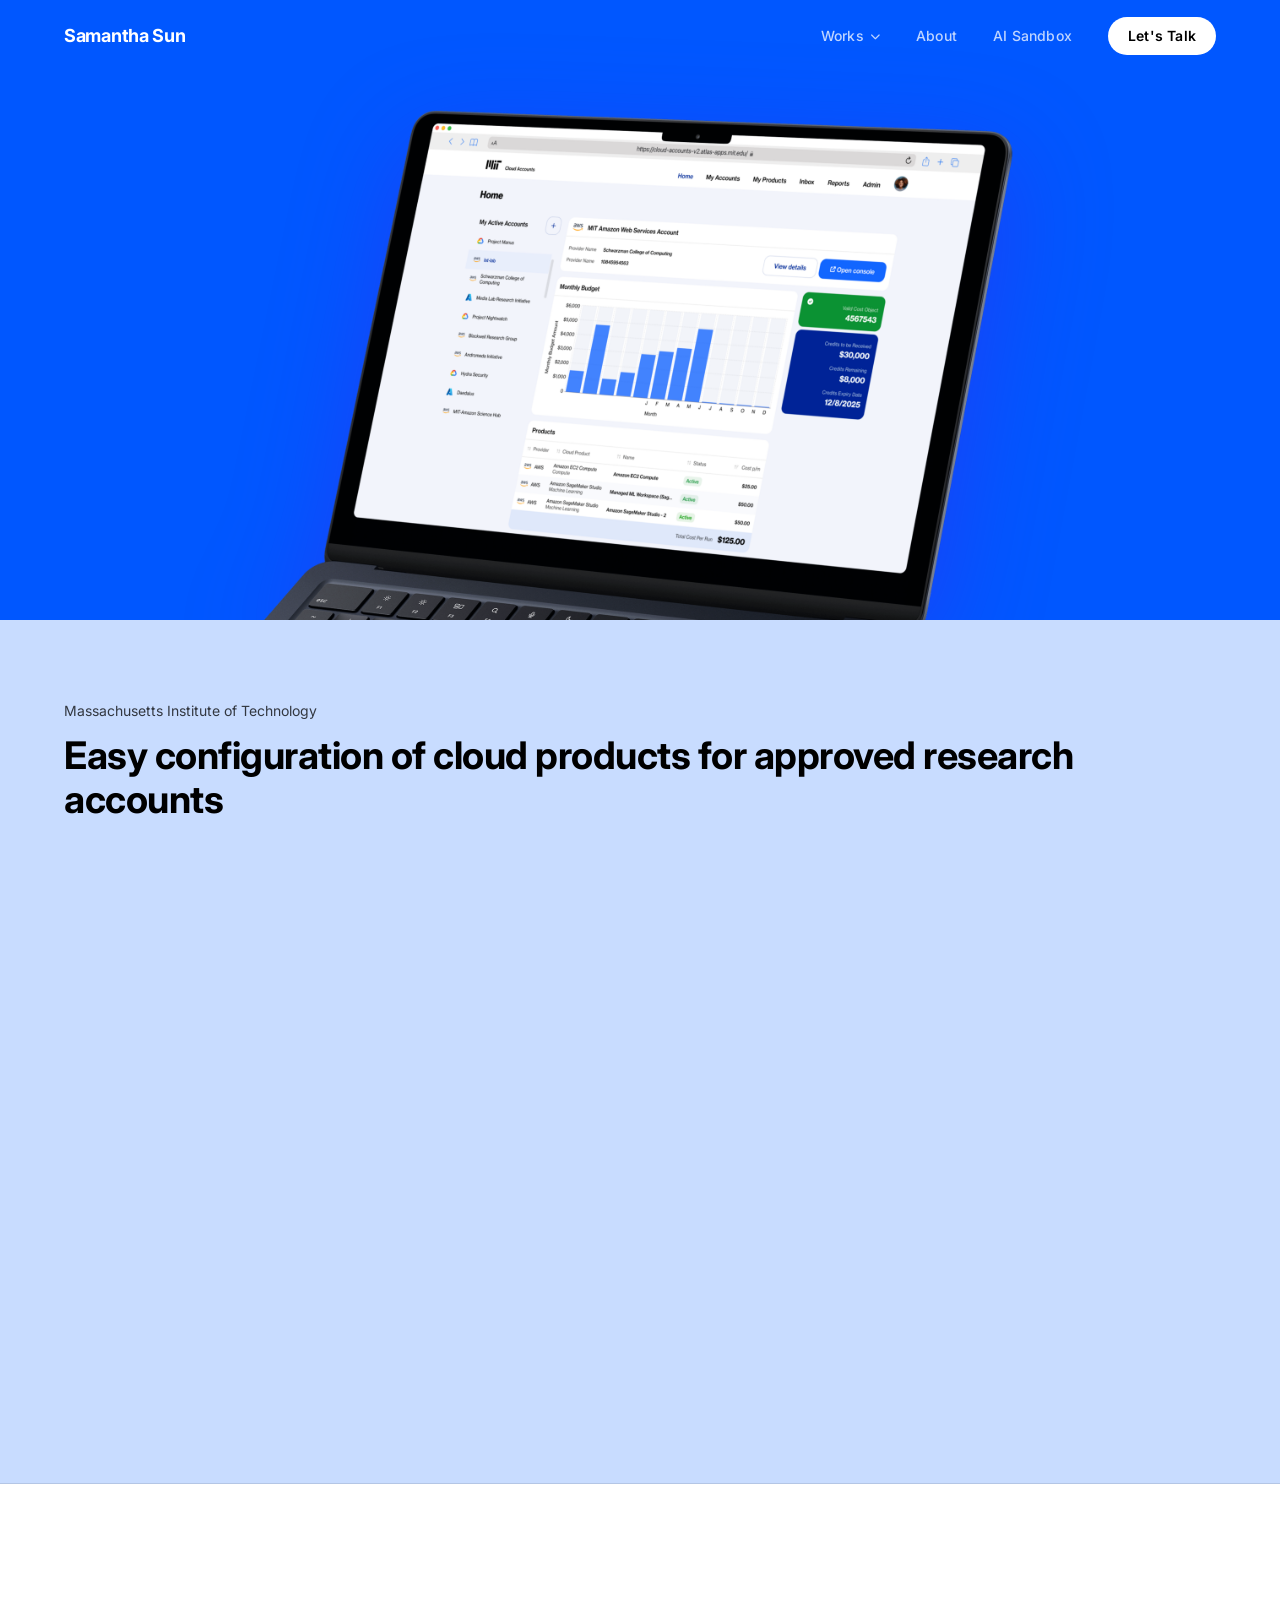
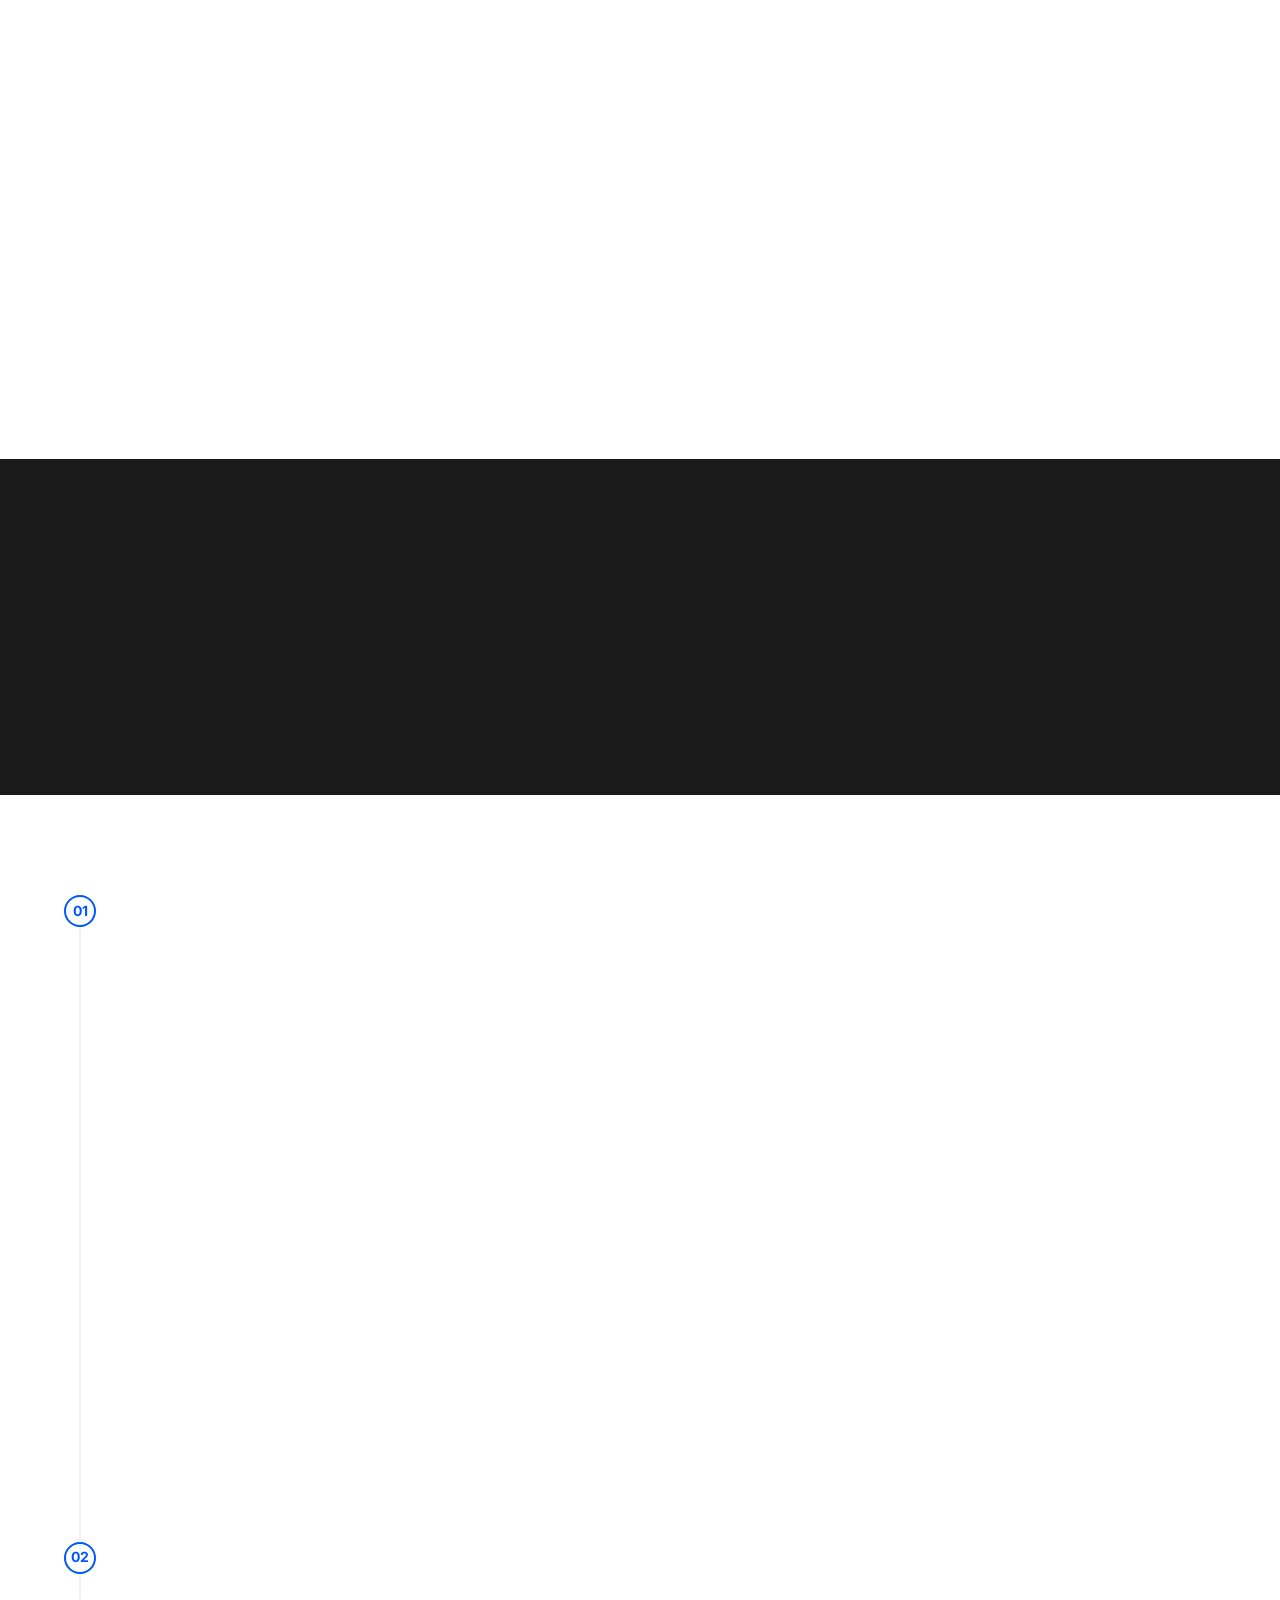
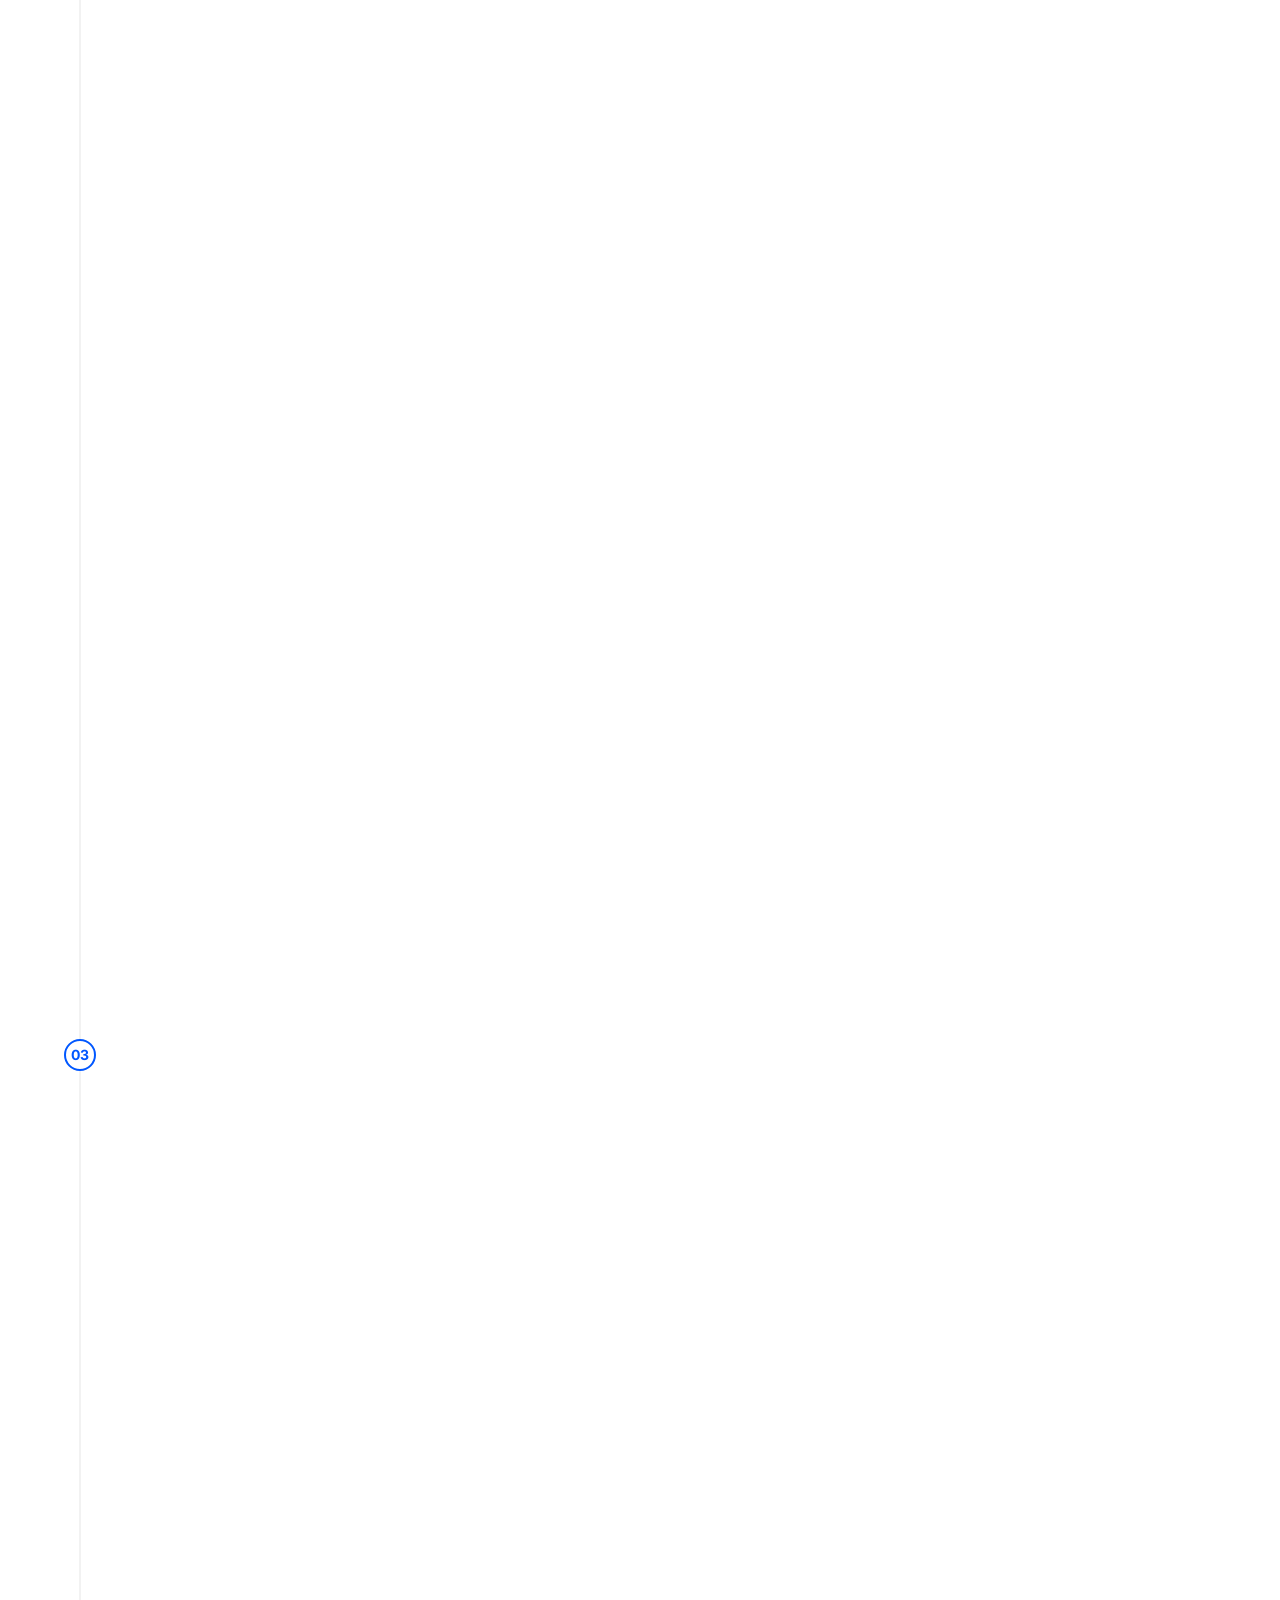
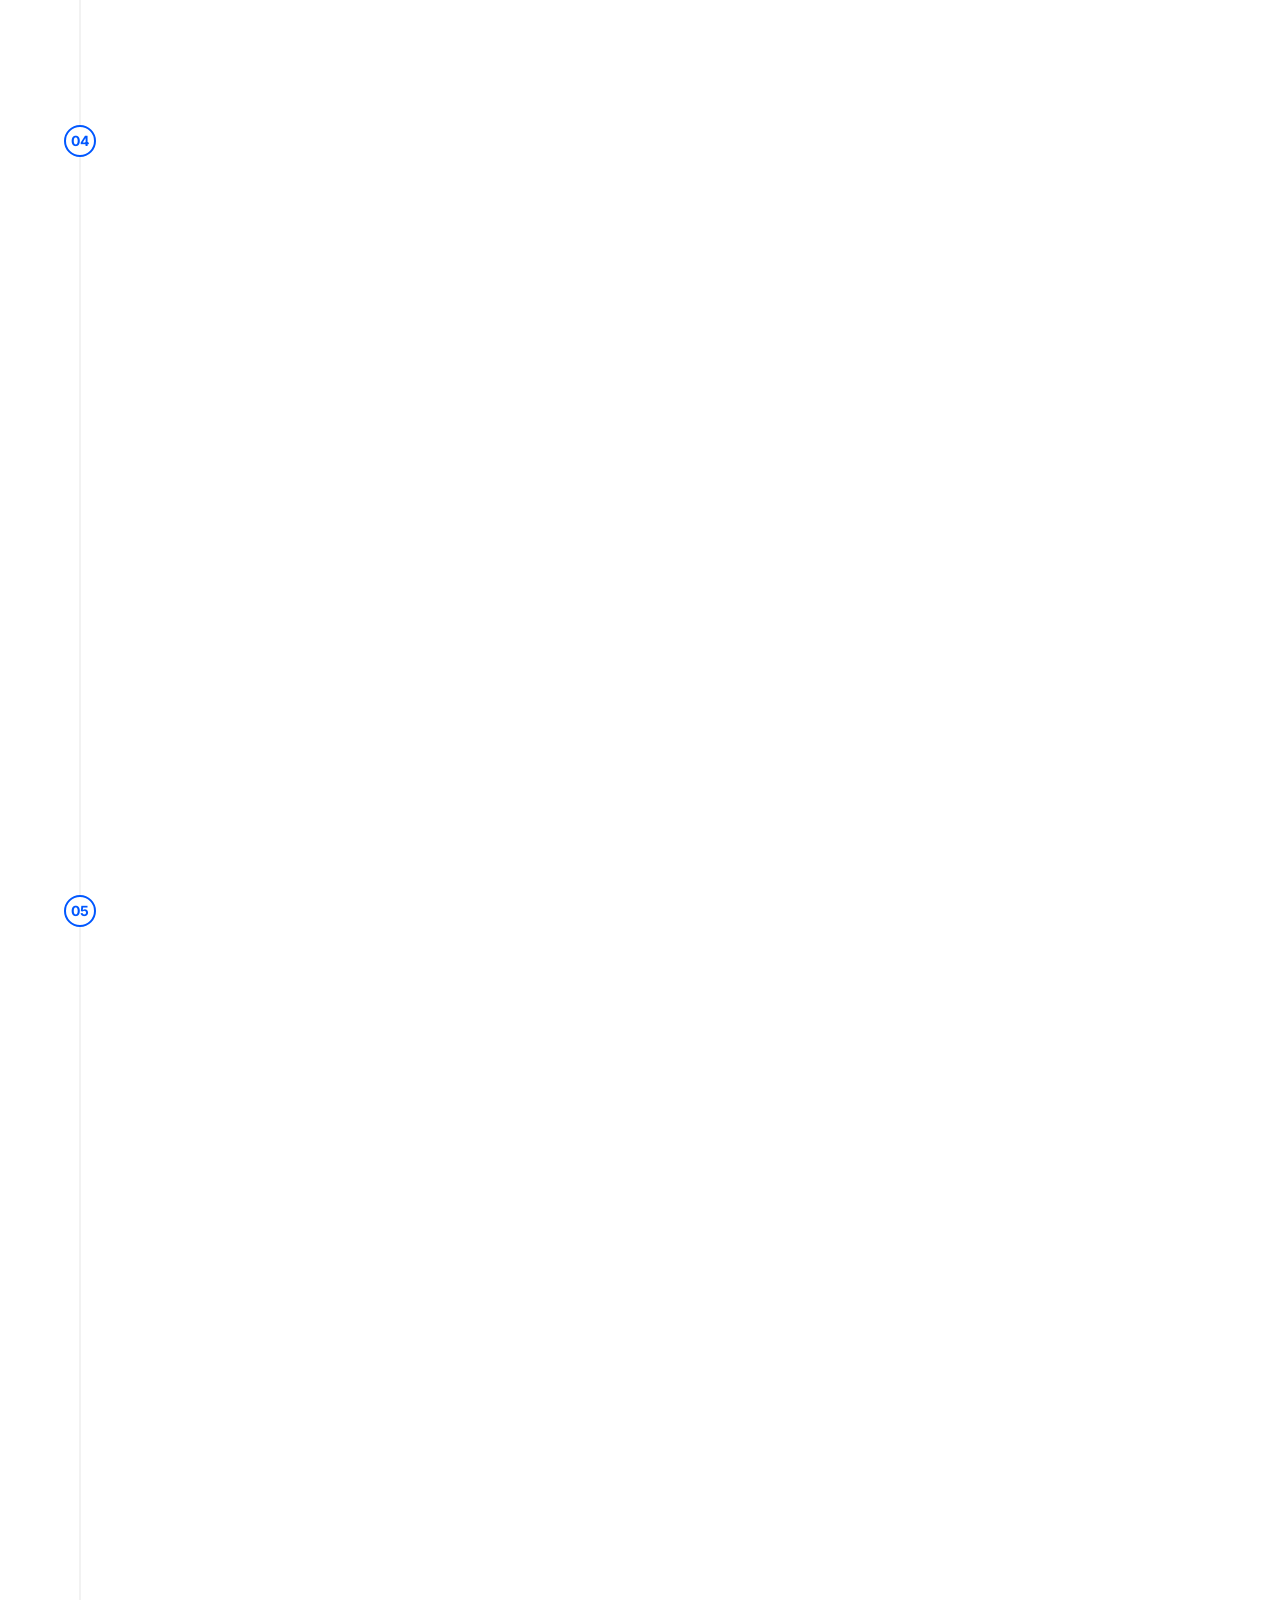
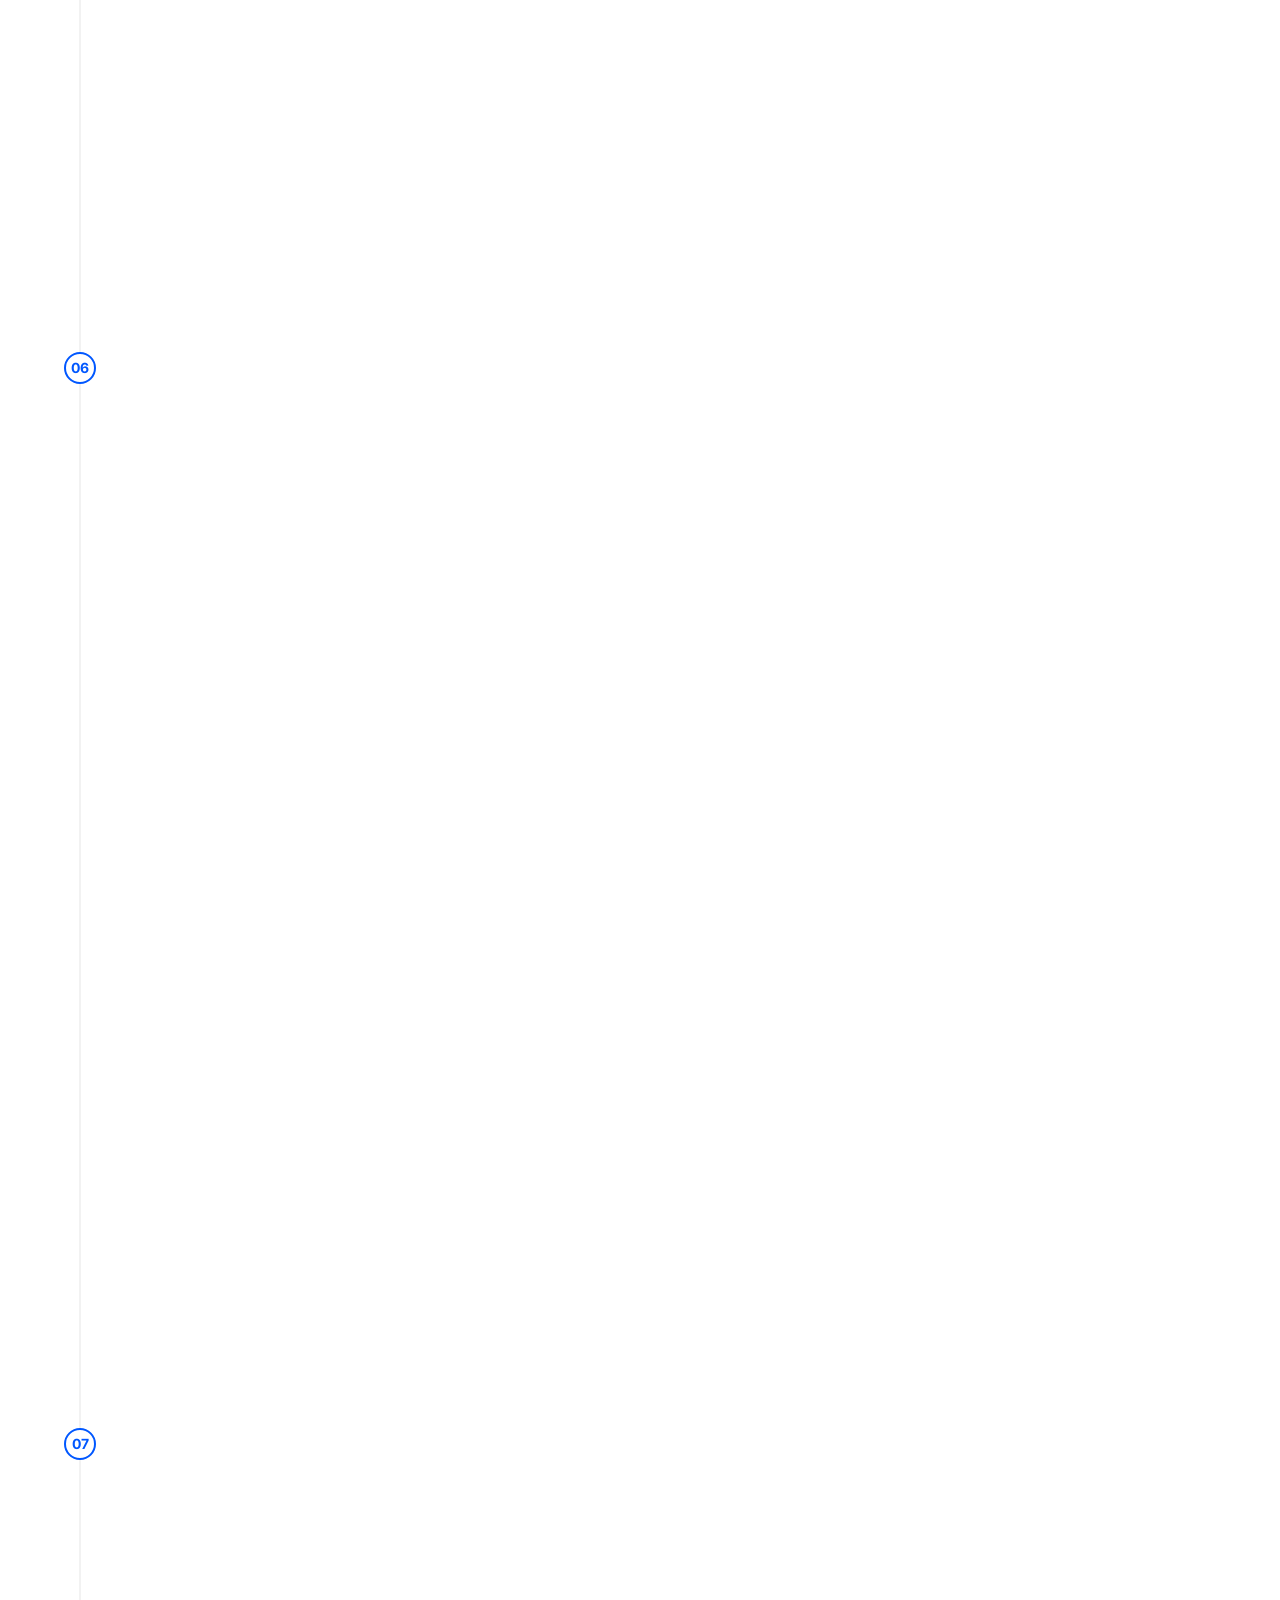
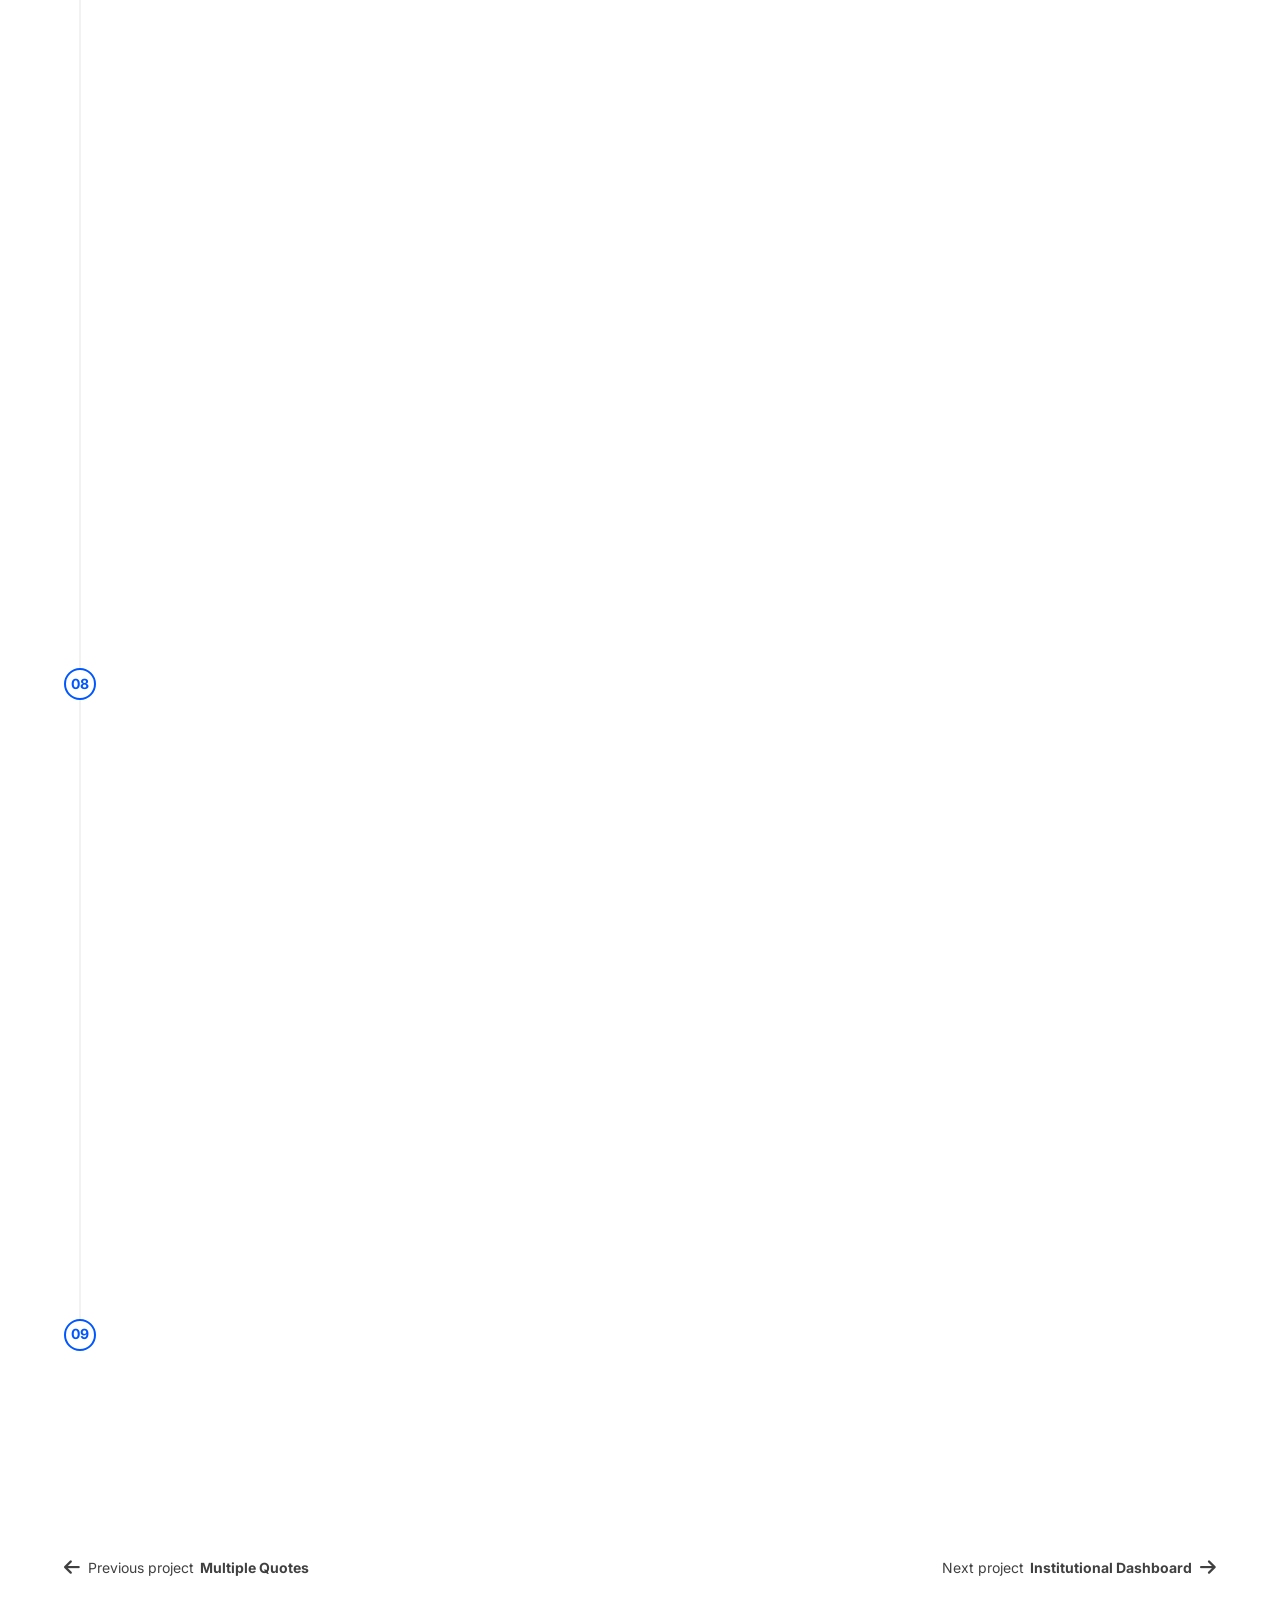
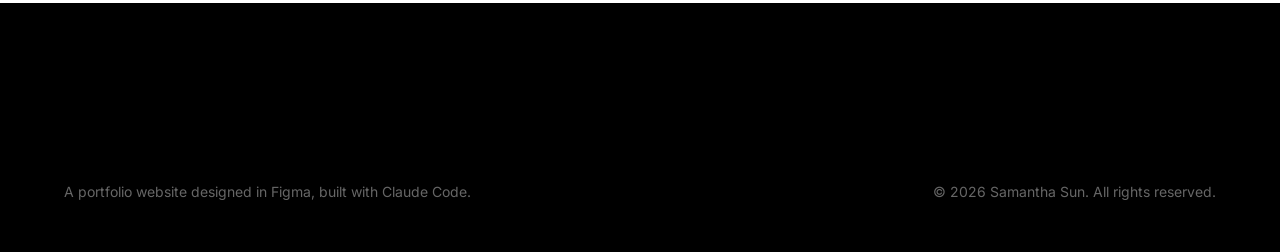
<file: cloudaccounts.html>
<!DOCTYPE html>
<html lang="en">
<head>
  <meta charset="UTF-8" />
  <meta name="viewport" content="width=device-width, initial-scale=1.0" />
  <title>Cloud Accounts Portal</title>
  <meta name="description" content="Cloud Accounts Portal - Easy configuration of cloud products for approved MIT research accounts. A project by Samantha Sun." />

  <!-- Link previews -->
  <meta property="og:type" content="website" />
  <meta property="og:title" content="Cloud Accounts Portal | Samantha Sun" />
  <meta property="og:description" content="Cloud Accounts Portal - Easy configuration of cloud products for approved MIT research accounts. A project by Samantha Sun." />
  <meta property="og:image" content="https://sam-jf-sun.github.io/portfolio/assets/about/link_preview.jpg" />
  <meta property="og:image:width" content="1200" />
  <meta property="og:image:height" content="630" />
  <meta property="og:image:alt" content="Portrait of Samantha Sun" />
  <meta name="twitter:card" content="summary_large_image" />

  <link rel="icon" type="image/svg+xml" href="data:image/svg+xml,<svg xmlns='http://www.w3.org/2000/svg' viewBox='0 0 32 32'><rect width='32' height='32' rx='8' fill='%23f3ecfd'/><text x='50%25' y='54%25' dominant-baseline='middle' text-anchor='middle' font-family='Inter,sans-serif' font-weight='700' font-size='14' fill='%23784F68'>SS</text></svg>" />

  <link rel="preconnect" href="https://fonts.googleapis.com" />
  <link rel="preconnect" href="https://fonts.gstatic.com" crossorigin />
  <link href="https://fonts.googleapis.com/css2?family=Inter:wght@300;400;500;600;700&family=Open+Sans:wght@400;700&display=swap" rel="stylesheet" />
  <link rel="stylesheet" href="https://cdnjs.cloudflare.com/ajax/libs/font-awesome/6.5.0/css/all.min.css" />
  <link rel="stylesheet" href="styles.css" />
</head>
<body class="project-page theme-cloud">

  <!-- NAVBAR -->
  <nav class="navbar" role="navigation" aria-label="Main navigation">
    <div class="nav-inner">
      <a href="index.html" class="nav-logo">Samantha Sun</a>
      <div class="nav-links">
        <div class="nav-dropdown">
          <button type="button" class="nav-dropdown-trigger" aria-haspopup="true" aria-expanded="false">
            Works <i class="fa-solid fa-chevron-down nav-dropdown-caret" aria-hidden="true"></i>
          </button>
          <div class="nav-dropdown-menu" role="menu" aria-label="Projects">
            <a href="cognia-ecosystem.html" role="menuitem">Cognia Ecosystem</a>
            <a href="sizamina.html" role="menuitem">Sizamina</a>
            <a href="cart.html" role="menuitem">CART</a>
            <a href="observations.html" role="menuitem">Observation App</a>
            <a href="multiple-quotes.html" role="menuitem">Multiple Quotes</a>
            <a href="cloudaccounts.html" role="menuitem">Cloud Accounts Portal</a>
            <a href="dashboard.html" role="menuitem">Institutional Dashboard</a>
          </div>
        </div>
        <a href="about.html">About</a>
        <a href="ai-sandbox.html">AI Sandbox</a>
        <a href="index.html#contact" class="nav-cta">Let's Talk</a>
      </div>
      <button class="nav-hamburger" aria-label="Toggle mobile menu" aria-expanded="false">
        <i class="fa-solid fa-bars"></i>
      </button>
    </div>
  </nav>

  <div class="nav-mobile-menu" role="navigation" aria-label="Mobile navigation">
    <div class="nav-mobile-links">
      <div class="nav-mobile-dropdown">
        <button type="button" class="nav-mobile-dropdown-trigger" aria-haspopup="true" aria-expanded="false">
          Works <i class="fa-solid fa-chevron-down nav-dropdown-caret" aria-hidden="true"></i>
        </button>
        <div class="nav-mobile-dropdown-menu">
          <a href="cognia-ecosystem.html">Cognia Ecosystem</a>
          <a href="sizamina.html">Sizamina</a>
          <a href="cart.html">CART</a>
          <a href="observations.html">Observation App</a>
          <a href="multiple-quotes.html">Multiple Quotes</a>
          <a href="cloudaccounts.html">Cloud Accounts Portal</a>
          <a href="dashboard.html">Institutional Dashboard</a>
        </div>
      </div>
      <a href="about.html">About</a>
      <a href="ai-sandbox.html">AI Sandbox</a>
      <a href="index.html#contact">Let's Talk</a>
    </div>
  </div>

  <main>

    <!-- PROJECT HERO -->
    <header class="project-hero project-hero-glass" aria-label="Cloud Accounts Portal project overview">
      <img
        src="assets/cloud_accounts/top_main_page.png"
        alt="Cloud Accounts Portal interface on laptop"
        class="project-hero-glass-image fade-up"
      />
    </header>

    <!-- PROJECT INFO -->
    <section class="project-info-section" aria-label="Project overview and metadata">
      <div class="container">
        <div class="project-info-eyebrow fade-up">Massachusetts Institute of Technology</div>
        <h1 class="project-info-title fade-up stagger-1">
          Easy configuration of cloud products for approved research accounts
        </h1>
        <div class="project-info-year fade-up stagger-2">2025</div>

        <div class="project-info-overview fade-up stagger-3">
          <div class="project-info-eyebrow">Project Overview</div>
          <p class="project-overview-text">
            MIT researchers receive project budgets for cloud computing resources. The Cloud Accounts portal enables self-service access to Google Cloud, Azure, and AWS services, allowing researchers to provision tools from data storage to machine learning platforms.
          </p>
        </div>

        <div class="project-info-overview fade-up stagger-4">
          <div class="project-info-eyebrow">Required Output</div>
          <p class="project-overview-text">
            The enhanced cloud account setup workflow, launched and deployed live for MIT IS&amp;T.
          </p>
        </div>

        <div class="project-info-grid">
          <div class="project-info-item fade-up stagger-1">
            <div class="project-info-label">My Role</div>
            <div class="project-info-value">Product Designer, BA + QA Tester</div>
          </div>
          <div class="project-info-item fade-up stagger-2">
            <div class="project-info-label">Project</div>
            <div class="project-info-value">Cloud Accounts Portal</div>
          </div>
          <div class="project-info-item fade-up stagger-3">
            <div class="project-info-label">Team</div>
            <div class="project-info-value">Project Manager, Developers + Product Designer + Tester</div>
          </div>
          <div class="project-info-item fade-up stagger-4">
            <div class="project-info-label">Duration</div>
            <div class="project-info-value"><span class="duration-months">2 months</span><span class="duration-range">July 2025 – Sept 2025</span></div>
          </div>
        </div>
      </div>
    </section>

    <!-- MY IMPACT -->
    <section class="impact-section" aria-label="My impact on this project">
      <div class="container">
        <div class="fade-up">
          <h2 class="section-heading">My Impact</h2>
        </div>
        <div class="impact-list">

          <div class="impact-item fade-up stagger-1">
            <div class="impact-number">01</div>
            <div class="impact-content-title">Gathered Stakeholder Requirements</div>
            <div class="impact-content-text">Captured business needs during meetings and documented findings for team alignment</div>
          </div>

          <div class="impact-item fade-up stagger-2">
            <div class="impact-number">02</div>
            <div class="impact-content-title">Mapped Existing User Flows</div>
            <div class="impact-content-text">Analysed current application journeys to establish baseline understanding</div>
          </div>

          <div class="impact-item fade-up stagger-3">
            <div class="impact-number">03</div>
            <div class="impact-content-title">Created and Iterated Mockups</div>
            <div class="impact-content-text">Designed solutions collaboratively with developers to align business and technical requirements</div>
          </div>

          <div class="impact-item fade-up stagger-4">
            <div class="impact-number">04</div>
            <div class="impact-content-title">Defined MVP Scope</div>
            <div class="impact-content-text">Partnered with project lead to prioritise features and establish delivery milestones</div>
          </div>

          <div class="impact-item fade-up stagger-5">
            <div class="impact-number">05</div>
            <div class="impact-content-title">Established QA Testing Process</div>
            <div class="impact-content-text">Created testing board and validated features against acceptance criteria</div>
          </div>

        </div>
      </div>
    </section>

    <!-- PROBLEM STATEMENT -->
    <section class="problem-section" aria-label="Problem statement">
      <div class="container">
        <div class="problem-label fade-up">Problem Statement</div>
        <p class="problem-text fade-up stagger-1">
          Researchers and IT admins are impacted by inefficient cloud account setup. Researchers cannot independently configure cloud services due to system complexity, requiring IT admin assistance for every project setup. Configuration complexity creates a bottleneck where researchers wait on admin support while admins handle routine requests instead of strategic work.
        </p>
      </div>
    </section>

    <!-- SOLUTION TIMELINE -->
    <section class="timeline-section" aria-label="Solution timeline">
      <div class="container">
        <div class="timeline">
          <div class="timeline-track"></div>
          <div class="timeline-progress"></div>

          <!-- 01 -->
          <div class="timeline-item" aria-label="Solution: Understanding Current Context">
            <div class="timeline-marker"><span class="timeline-dot">01</span></div>
            <div class="timeline-content">
              <h2 class="solution-title fade-up stagger-1">Understanding Current Context</h2>
              <p class="solution-text fade-up stagger-2">
                While exploring the Cloud Account app, I found the user experience to be straightforward and user-friendly.
              </p>
            </div>
            <div class="timeline-image">
              <div class="solution-image-wrap fade-up stagger-3">
                <img
                  src="assets/cloud_accounts/Existing_cloud_portal.png"
                  alt="Current Cloud Accounts application interface showing existing UX"
                  class="solution-image" style="margin-top: 0; max-width: 650px;"
                />
                <div class="solution-image-caption">Existing cloud account portal</div>
              </div>
            </div>
          </div>

          <!-- 02 -->
          <div class="timeline-item" aria-label="Solution: Current Workflow Configuration">
            <div class="timeline-marker"><span class="timeline-dot">02</span></div>
            <div class="timeline-content">
              <h2 class="solution-title fade-up stagger-1">Current Workflow Configuration</h2>
              <p class="solution-text fade-up stagger-2">
                However, the configuration platform can be complicated and confusing for users trying to set up their cloud services. I began brainstorming ways to simplify this complex workflow within the Cloud Accounts portal, guiding users step-by-step for a better experience.
              </p>
            </div>
            <div class="timeline-image">
              <div class="solution-image-wrap fade-up stagger-3">
                <img
                  src="assets/cloud_accounts/Existing_cloud_config.png"
                  alt="Cloud service configuration workflow diagram"
                  class="solution-image" style="margin-top: 0; max-width: 650px;"
                />
                <div class="solution-image-caption">Existing way to configure cloud services</div>
              </div>
            </div>
          </div>

          <!-- 03 - Personas -->
          <div class="timeline-item" aria-label="Solution: Identifying the Users">
            <div class="timeline-marker"><span class="timeline-dot">03</span></div>
            <div class="timeline-content">
              <h2 class="solution-title fade-up stagger-1">Identifying the Users</h2>
              <p class="solution-text fade-up stagger-2">
                During the discovery phase, we created user personas to better understand and empathise with the end users. To understand these personas, I attended numerous meetings with the technology team at MIT IS&amp;T. They were both the users we needed to design for and the stakeholders guiding the project, explaining the problems they faced as administrators and how best we could introduce the researcher role into their system.
              </p>
            </div>
            <div class="timeline-image">
              <div class="persona-grid">

                <div class="persona-card fade-up stagger-1">
                  <img
                    src="assets/cloud_accounts/Persona_patricia.jpg"
                    alt="Patricia the PI persona photo"
                    class="persona-card-image"
                  />
                  <div class="persona-card-body">
                    <div class="persona-name">Patricia the PI</div>
                    <div class="persona-detail">Wants flexibility to deploy different server and storage types</div>
                    <div class="persona-detail" style="margin-top: 6px;">BUT needs simple interface for deploying resources and viewing project costs</div>
                  </div>
                </div>

                <div class="persona-card fade-up stagger-2">
                  <img
                    src="assets/cloud_accounts/Persona_riley.jpg"
                    alt="Riley the Researcher persona photo"
                    class="persona-card-image"
                  />
                  <div class="persona-card-body">
                    <div class="persona-name">Riley the Researcher</div>
                    <div class="persona-detail">Needs quick and easy deployment of compute and storage</div>
                    <div class="persona-detail" style="margin-top: 6px;">Access via CLI to Slurm</div>
                  </div>
                </div>

                <div class="persona-card fade-up stagger-3">
                  <img
                    src="assets/cloud_accounts/Persona_david.jpg"
                    alt="David the Billing Administrator persona photo"
                    class="persona-card-image"
                  />
                  <div class="persona-card-body">
                    <div class="persona-name">David the Billing Administrator</div>
                    <div class="persona-detail">Financial Administrator for Patricia the PI</div>
                    <div class="persona-detail" style="margin-top: 6px;">Responsible for approving budgets against cost objects</div>
                  </div>
                </div>

              </div>
            </div>
          </div>

          <!-- 04 -->
          <div class="timeline-item" aria-label="Solution: Product and Account Statuses">
            <div class="timeline-marker"><span class="timeline-dot">04</span></div>
            <div class="timeline-content">
              <h2 class="solution-title fade-up stagger-1">Product &amp; Account Statuses</h2>
              <p class="solution-text fade-up stagger-2">
                We spent time learning about the backend technical processes, such as how a product progresses through the application. This provided deeper insights into the user journey and their interactions.
              </p>
            </div>
            <div class="timeline-image">
              <div class="solution-image-wrap fade-up stagger-3">
                <img
                  src="assets/cloud_accounts/Mapping_cloud_statuses.png"
                  alt="Product and account status flow diagram"
                  class="solution-image"
                  style="margin-top: 0;"
                />
                <div class="solution-image-caption">Product &amp; Account Statuses</div>
              </div>
            </div>
          </div>

          <!-- 05 - Initial Mockups -->
          <div class="timeline-item" aria-label="Solution: Initial Mockups">
            <div class="timeline-marker"><span class="timeline-dot">05</span></div>
            <div class="timeline-content">
              <h2 class="solution-title fade-up stagger-1">Initial Mockups</h2>
              <p class="solution-text fade-up stagger-2">
                In the first round of mockups, we utilised existing UI components and incorporated the product flow into the current account journey.
              </p>
            </div>
            <div class="timeline-image">
              <div class="solution-images-grid">
                <div class="solution-image-wrap fade-up stagger-1">
                  <img
                    src="assets/cloud_accounts/Cloud_mockup1_initial.png"
                    alt="Initial mockup showing slightly enhanced UI with product button"
                    class="solution-image" style="margin-top: 0;"
                  />
                  <div class="solution-image-caption">Slightly enhanced UI with the product button added</div>
                </div>
                <div class="solution-image-wrap fade-up stagger-2">
                  <img
                    src="assets/cloud_accounts/Cloud_mockup2_initial.png"
                    alt="Side panel with wizard for configuring a product"
                    class="solution-image" style="margin-top: 0;"
                  />
                  <div class="solution-image-caption">A side panel is displayed and a wizard is used for configuring a product</div>
                </div>
                <div class="solution-image-wrap fade-up stagger-3">
                  <img
                    src="assets/cloud_accounts/Cloud_mockup3_initial.png"
                    alt="Summary confirmation screen presented to the user"
                    class="solution-image" style="margin-top: 0;"
                  />
                  <div class="solution-image-caption">A summary is presented to the user as confirmation</div>
                </div>
              </div>
            </div>
          </div>

          <!-- 06 - Enhanced Mockups -->
          <div class="timeline-item" aria-label="Solution: Enhanced Mockups">
            <div class="timeline-marker"><span class="timeline-dot">06</span></div>
            <div class="timeline-content">
              <h2 class="solution-title fade-up stagger-1">Enhanced Mockups</h2>
              <p class="solution-text fade-up stagger-2">
                The developers indicated that the Cloud Accounts platform would require a rebuild with a new component library, giving us a chance to enhance the UI. Additionally, subject matter experts suggested we assist researchers in finding the most cost-effective product options for specific timeframes. Consequently, we decided to add a dashboard screen to show researchers how their products are being utilised in relation to their budget.
              </p>
            </div>
            <div class="timeline-image">
              <div class="solution-images-grid-4">
                <div class="solution-image-wrap fade-up stagger-1">
                  <img
                    src="assets/cloud_accounts/Cloud_mockup4_final.png"
                    alt="Dashboard showing overview of accounts, products and costs"
                    class="solution-image" style="margin-top: 0;"
                  />
                  <div class="solution-image-caption">Dashboard showing an overview of the accounts and its associated products and costs</div>
                </div>
                <div class="solution-image-wrap fade-up stagger-2">
                  <img
                    src="assets/cloud_accounts/Cloud_mockup1_final.png"
                    alt="Account detail screen"
                    class="solution-image" style="margin-top: 0;"
                  />
                  <div class="solution-image-caption">Account detail screen</div>
                </div>
                <div class="solution-image-wrap fade-up stagger-3">
                  <img
                    src="assets/cloud_accounts/Cloud_mockup2_final.png"
                    alt="Configuring a cloud product"
                    class="solution-image" style="margin-top: 0;"
                  />
                  <div class="solution-image-caption">Configuring a product</div>
                </div>
                <div class="solution-image-wrap fade-up stagger-4">
                  <img
                    src="assets/cloud_accounts/Cloud_mockup3_final.png"
                    alt="Product details screen"
                    class="solution-image" style="margin-top: 0;"
                  />
                  <div class="solution-image-caption">Product details screen</div>
                </div>
              </div>
            </div>
          </div>

          <!-- 07 - QA -->
          <div class="timeline-item" aria-label="Solution: Quality Assurance Testing">
            <div class="timeline-marker"><span class="timeline-dot">07</span></div>
            <div class="timeline-content">
              <h2 class="solution-title fade-up stagger-1">Quality Assurance Testing</h2>
              <p class="solution-text fade-up stagger-2">
                After finalising the mockups for the MVP, I created a QA board on GitHub to track requirements and bugs.
              </p>
            </div>
            <div class="timeline-image">
              <div class="solution-image-wrap fade-up stagger-3">
                <img
                  src="assets/cloud_accounts/Cloud_github_board.png"
                  alt="GitHub QA board tracking requirements and bugs"
                  class="solution-image" style="margin-top: 0; max-width: 650px;"
                />
                <div class="solution-image-caption">QA tested on GitHub</div>
              </div>
            </div>
          </div>

          <!-- 08 - AWS Presentation -->
          <div class="timeline-item" aria-label="Solution: AWS Presentation">
            <div class="timeline-marker"><span class="timeline-dot">08</span></div>
            <div class="timeline-content">
              <h2 class="solution-title fade-up stagger-1">AWS Presentation</h2>
              <p class="solution-text fade-up stagger-2">
                Our cloud architect showcased the live application at an AWS re:Invent session, receiving highly positive feedback.
              </p>
            </div>
            <div class="timeline-image">
              <div class="solution-image-wrap fade-up stagger-3">
                <img
                  src="assets/cloud_accounts/Cloud_prez.png"
                  alt="Cloud Accounts app showcased at AWS re:Invent conference"
                  class="solution-image" style="margin-top: 0; max-width: 650px;"
                />
                <div class="solution-image-caption">Our Cloud Architect presenting the new cloud account portal at AWS</div>
              </div>
            </div>
          </div>

          <!-- 09 - Current State -->
          <div class="timeline-item" aria-label="Solution: Current State">
            <div class="timeline-marker"><span class="timeline-dot">09</span></div>
            <div class="timeline-content">
              <h2 class="solution-title fade-up stagger-1">Current State</h2>
              <p class="solution-text fade-up stagger-2">
                Adoption has been slower than expected, with the main constraint being that researchers are reluctant to pay for cloud resources they can already access for free on campus.
              </p>
            </div>
          </div>

        </div>
      </div>
    </section>

    <!-- BACK NAVIGATION -->
    <div class="back-nav">
      <div class="container back-nav-row">
        <a href="multiple-quotes.html" class="prev-link">
          <i class="fa-solid fa-arrow-left"></i>
          <span class="next-link-text">
            <span class="next-link-label">Previous project</span>
            <span class="next-link-name">Multiple Quotes</span>
          </span>
        </a>
        <a href="dashboard.html" class="next-link">
          <span class="next-link-text">
            <span class="next-link-label">Next project</span>
            <span class="next-link-name">Institutional Dashboard</span>
          </span>
          <i class="fa-solid fa-arrow-right"></i>
        </a>
      </div>
    </div>

  </main>

  <!-- FOOTER -->
  <footer id="contact" class="site-footer" aria-label="Contact and footer">
    <div class="footer-inner">
      <div class="footer-top-row">
        <h2 class="footer-heading fade-up">Let's talk!</h2>
        <div class="footer-contact fade-up stagger-1">
          <div class="footer-contact-row">
            <div class="footer-email-copy-wrap">
              <button type="button" class="footer-email-copy" aria-label="Copy email address" data-email="samantha.sun89@gmail.com">
                <i class="fa-solid fa-envelope"></i>
                <span>Email</span>
              </button>
              <span class="footer-email-tooltip" role="status" aria-live="polite">Copied!</span>
            </div>
          </div>
          <div class="footer-social">
            <a href="https://www.instagram.com/samw.ise_/" class="footer-social-link" aria-label="Instagram" target="_blank" rel="noopener noreferrer">
              <img src="assets/icons/instagram.svg" alt="" class="footer-social-icon" />
            </a>
            <a href="https://www.linkedin.com/in/samantha-jf-sun/" class="footer-social-link" aria-label="LinkedIn" target="_blank" rel="noopener noreferrer">
              <img src="assets/icons/linkedin.svg" alt="" class="footer-social-icon" />
            </a>
          </div>
        </div>
      </div>
      <div class="footer-legal">
        <p class="footer-copyright">A portfolio website designed in Figma, built with Claude Code.</p>
        <p class="footer-copyright">© 2026 Samantha Sun. All rights reserved.</p>
      </div>
    </div>
  </footer>

  <script src="script.js"></script>
    <script data-goatcounter="https://samsun.goatcounter.com/count"
            async src="//gc.zgo.at/count.js"></script>
</body>
</html>
</file>
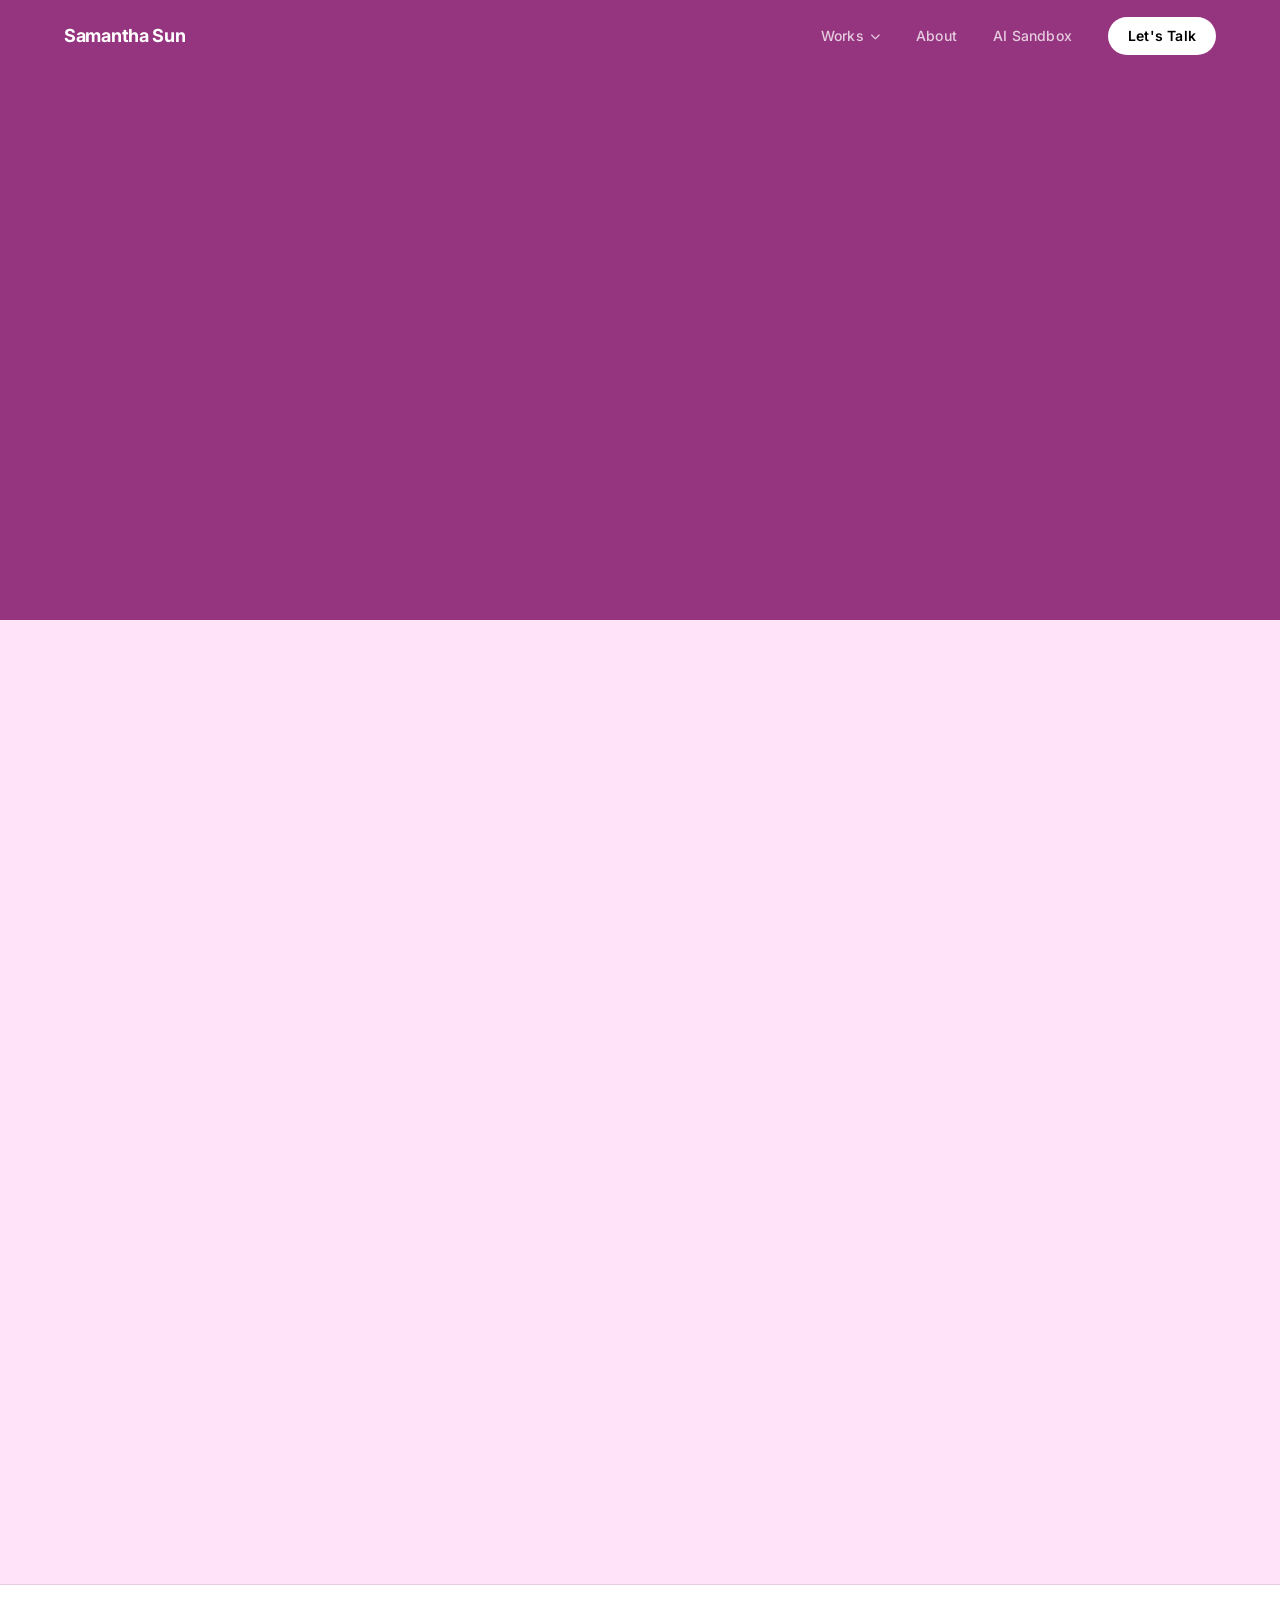
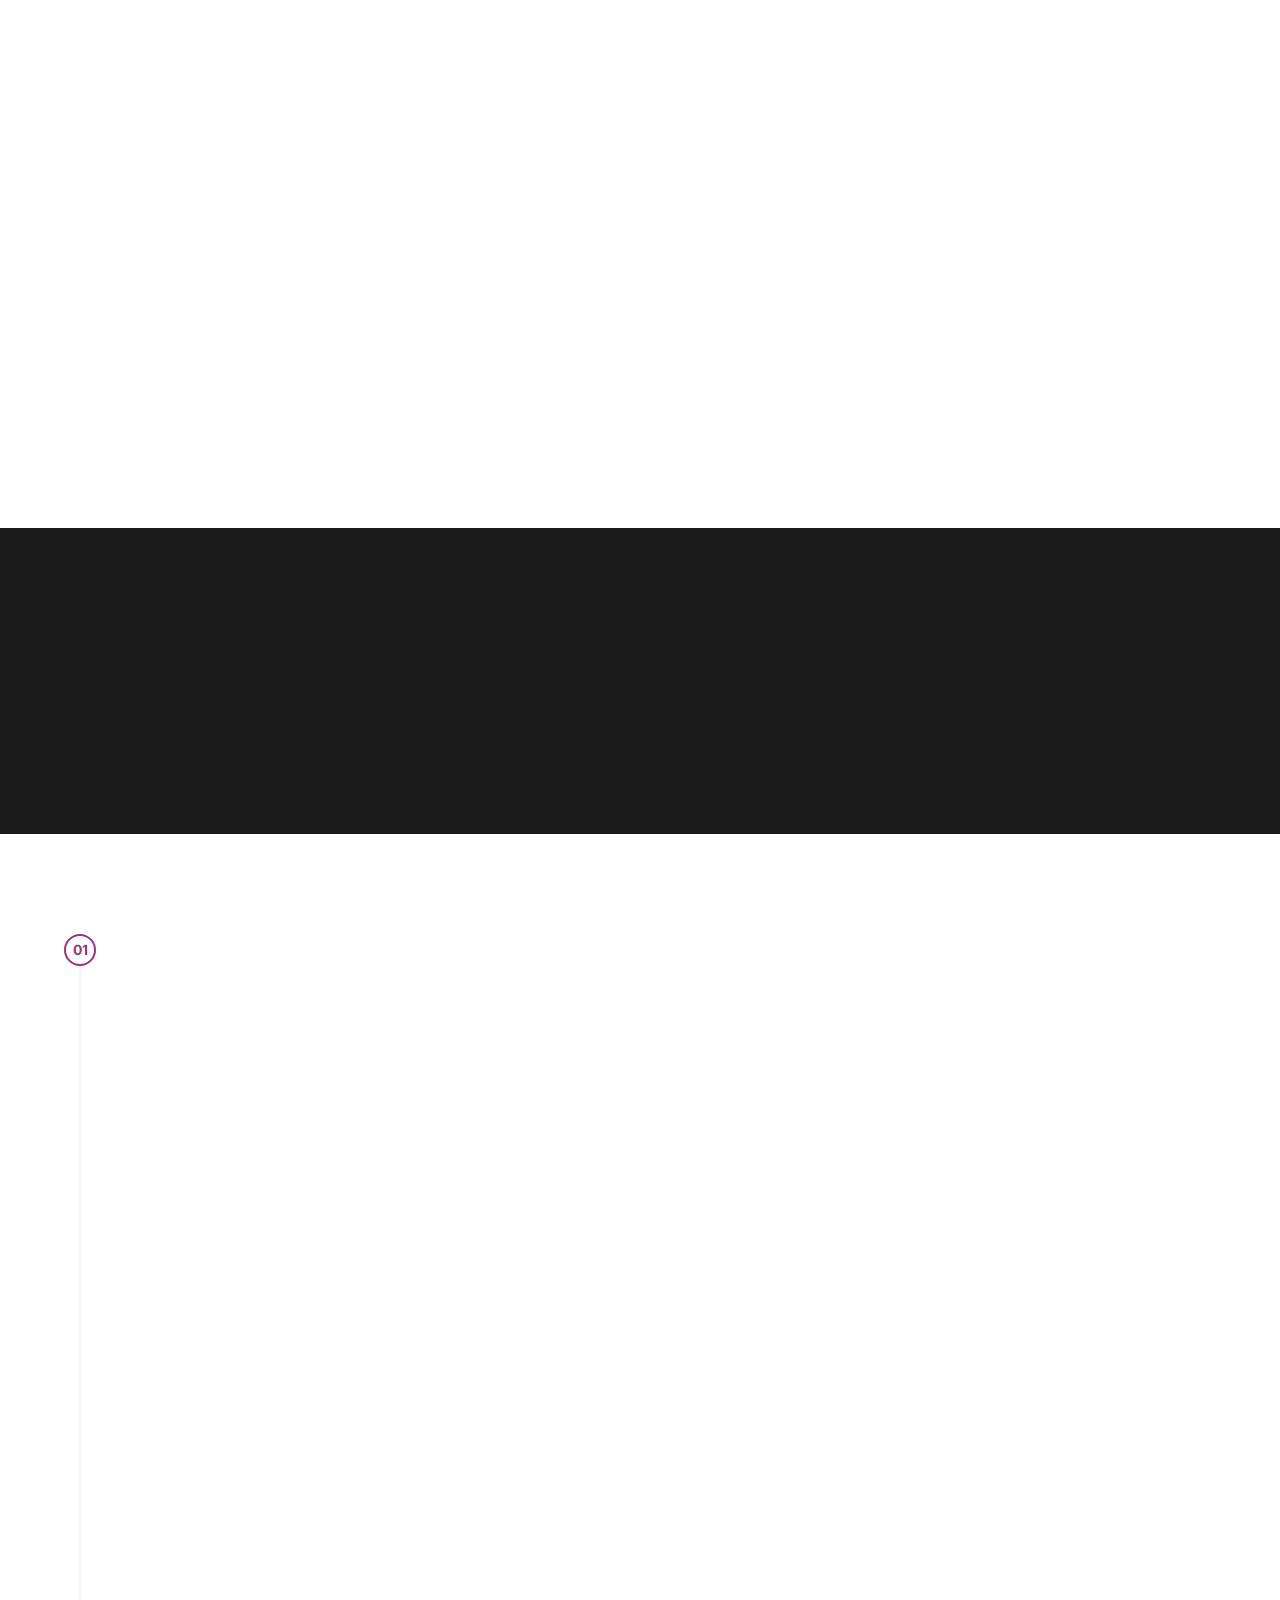
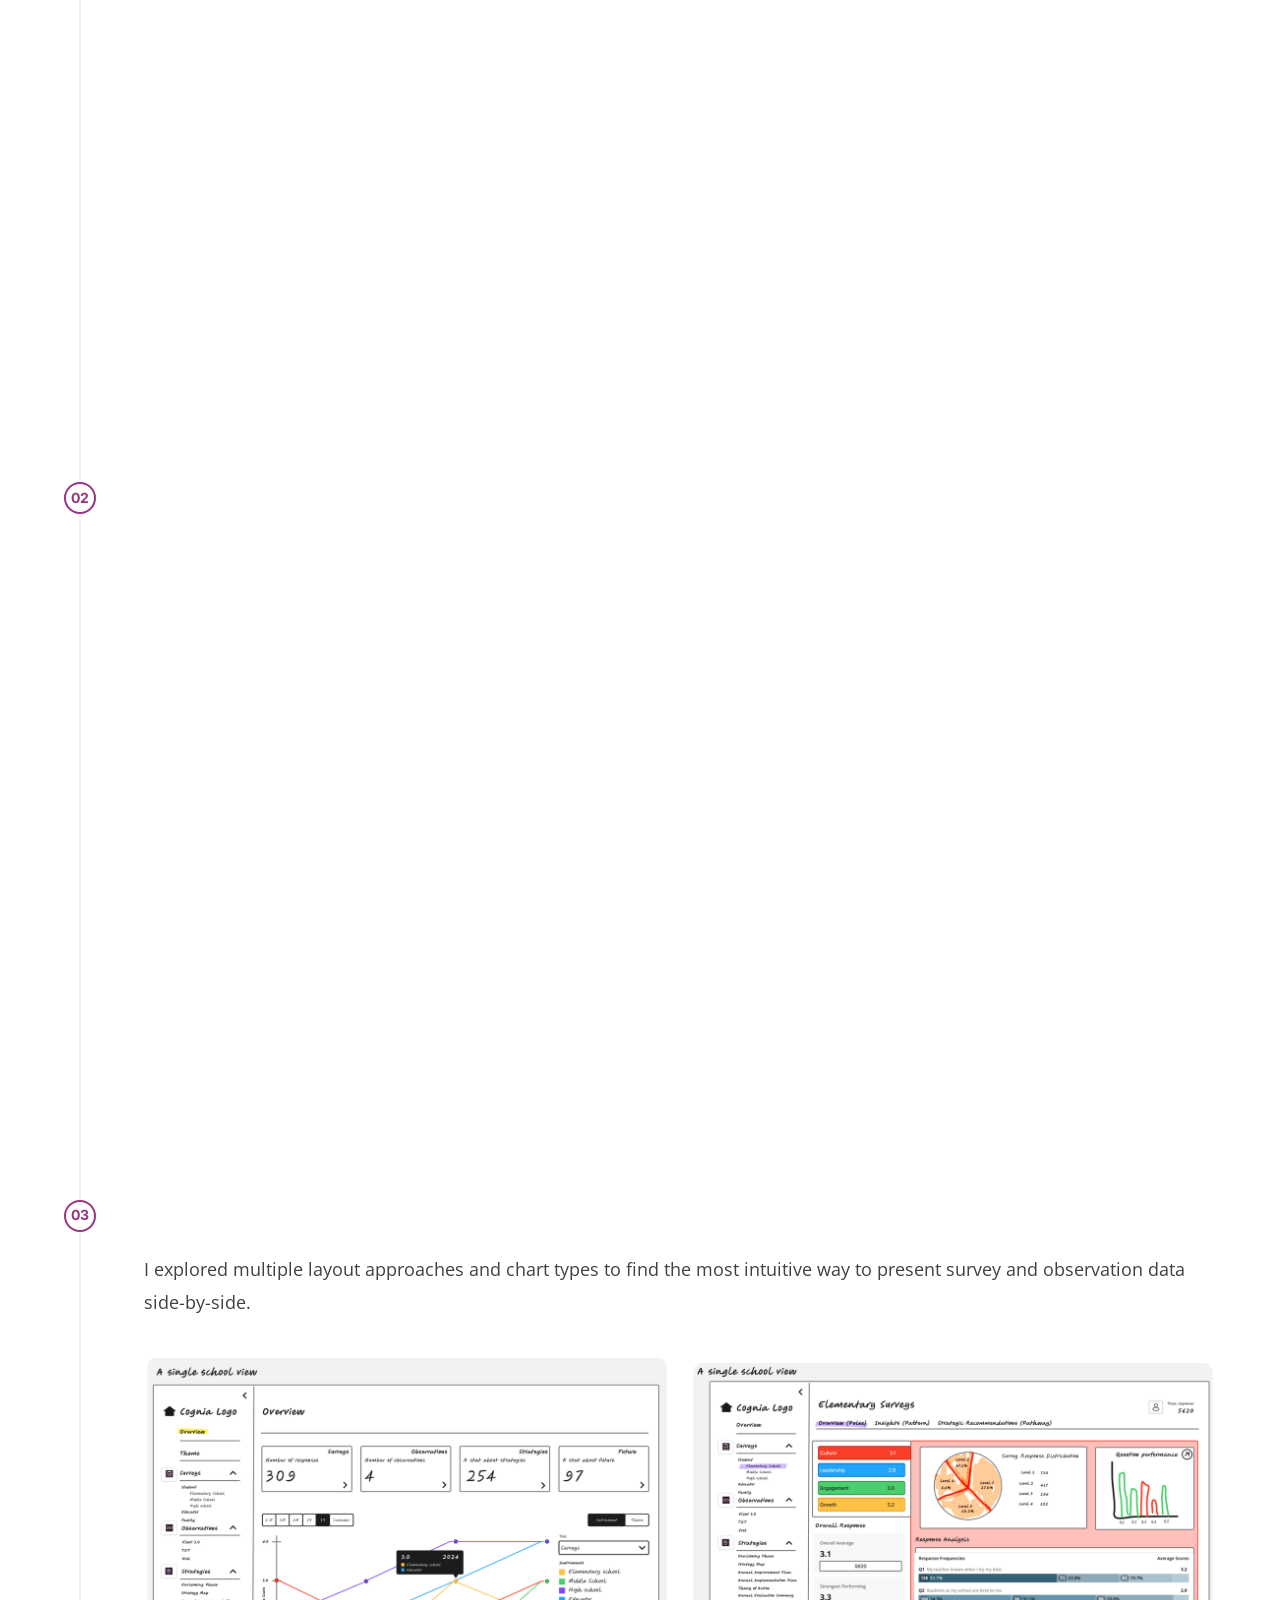
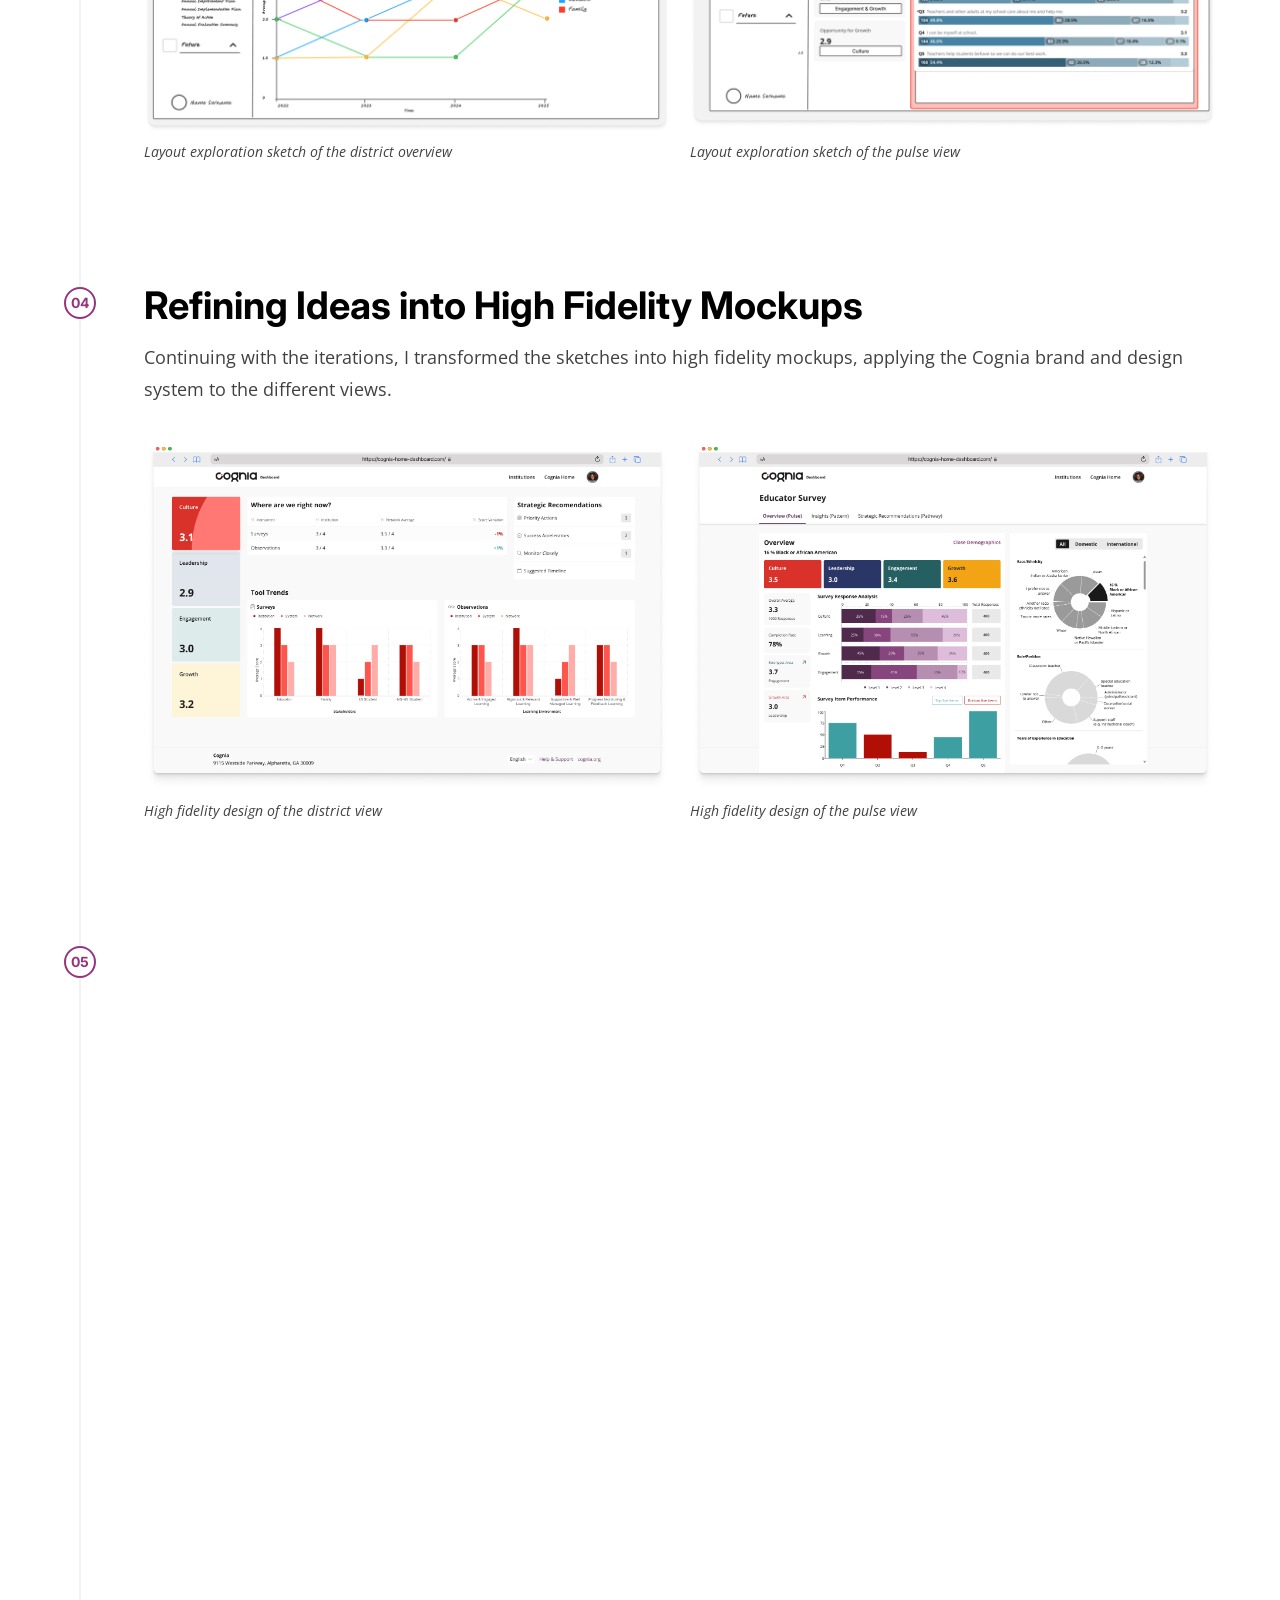
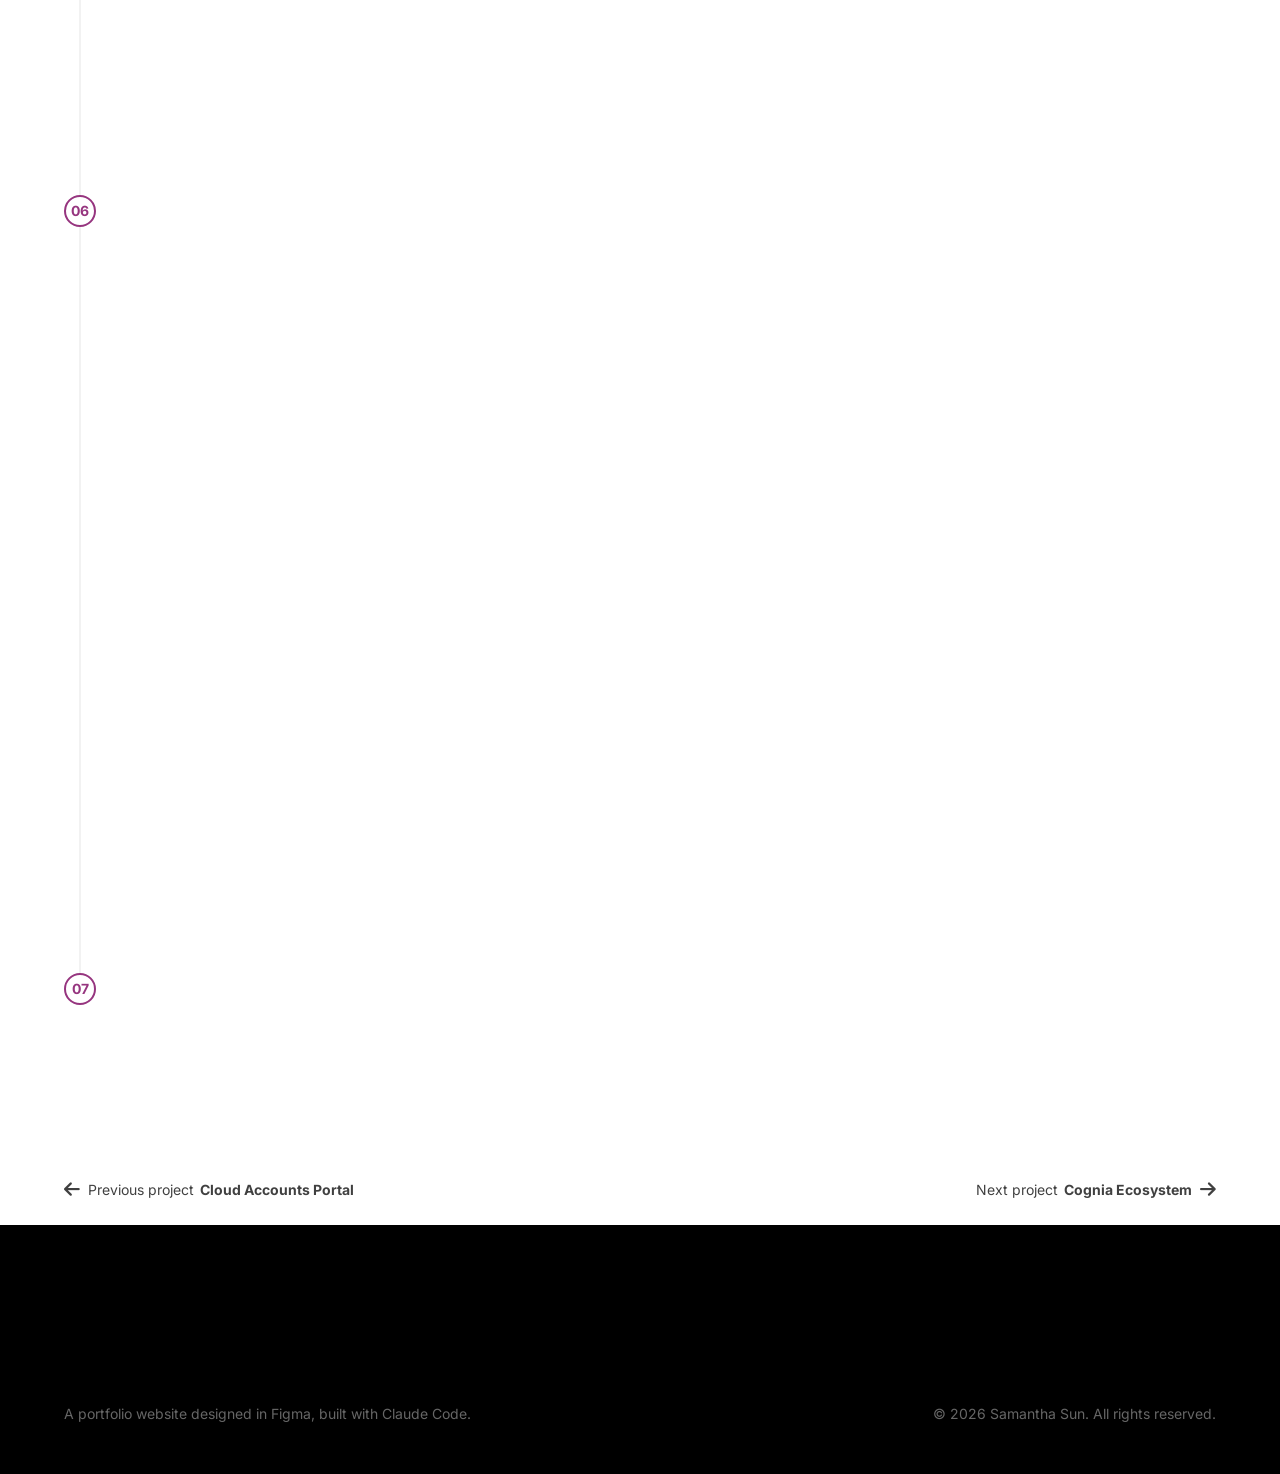
<file: dashboard.html>
<!DOCTYPE html>
<html lang="en">
<head>
  <meta charset="UTF-8" />
  <meta name="viewport" content="width=device-width, initial-scale=1.0" />
  <title>Institutional Dashboard</title>
  <meta name="description" content="Institutional Dashboard - Analysing institution performance data to identify and understand key trends. A Cognia project by Samantha Sun." />

  <!-- Link previews -->
  <meta property="og:type" content="website" />
  <meta property="og:title" content="Institutional Dashboard | Samantha Sun" />
  <meta property="og:description" content="Institutional Dashboard - Analysing institution performance data to identify and understand key trends. A Cognia project by Samantha Sun." />
  <meta property="og:image" content="https://sam-jf-sun.github.io/portfolio/assets/about/link_preview.jpg" />
  <meta property="og:image:width" content="1200" />
  <meta property="og:image:height" content="630" />
  <meta property="og:image:alt" content="Portrait of Samantha Sun" />
  <meta name="twitter:card" content="summary_large_image" />

  <link rel="icon" type="image/svg+xml" href="data:image/svg+xml,<svg xmlns='http://www.w3.org/2000/svg' viewBox='0 0 32 32'><rect width='32' height='32' rx='8' fill='%23f3ecfd'/><text x='50%25' y='54%25' dominant-baseline='middle' text-anchor='middle' font-family='Inter,sans-serif' font-weight='700' font-size='14' fill='%23784F68'>SS</text></svg>" />

  <link rel="preconnect" href="https://fonts.googleapis.com" />
  <link rel="preconnect" href="https://fonts.gstatic.com" crossorigin />
  <link href="https://fonts.googleapis.com/css2?family=Inter:wght@300;400;500;600;700&family=Open+Sans:wght@400;700&display=swap" rel="stylesheet" />
  <link rel="stylesheet" href="https://cdnjs.cloudflare.com/ajax/libs/font-awesome/6.5.0/css/all.min.css" />
  <link rel="stylesheet" href="styles.css" />
</head>
<body class="project-page theme-dashboard">

  <!-- NAVBAR -->
  <nav class="navbar" role="navigation" aria-label="Main navigation">
    <div class="nav-inner">
      <a href="index.html" class="nav-logo">Samantha Sun</a>
      <div class="nav-links">
        <div class="nav-dropdown">
          <button type="button" class="nav-dropdown-trigger" aria-haspopup="true" aria-expanded="false">
            Works <i class="fa-solid fa-chevron-down nav-dropdown-caret" aria-hidden="true"></i>
          </button>
          <div class="nav-dropdown-menu" role="menu" aria-label="Projects">
            <a href="cognia-ecosystem.html" role="menuitem">Cognia Ecosystem</a>
            <a href="sizamina.html" role="menuitem">Sizamina</a>
            <a href="cart.html" role="menuitem">CART</a>
            <a href="observations.html" role="menuitem">Observation App</a>
            <a href="multiple-quotes.html" role="menuitem">Multiple Quotes</a>
            <a href="cloudaccounts.html" role="menuitem">Cloud Accounts Portal</a>
            <a href="dashboard.html" role="menuitem">Institutional Dashboard</a>
          </div>
        </div>
        <a href="about.html">About</a>
        <a href="ai-sandbox.html">AI Sandbox</a>
        <a href="index.html#contact" class="nav-cta">Let's Talk</a>
      </div>
      <button class="nav-hamburger" aria-label="Toggle mobile menu" aria-expanded="false">
        <i class="fa-solid fa-bars"></i>
      </button>
    </div>
  </nav>

  <div class="nav-mobile-menu" role="navigation" aria-label="Mobile navigation">
    <div class="nav-mobile-links">
      <div class="nav-mobile-dropdown">
        <button type="button" class="nav-mobile-dropdown-trigger" aria-haspopup="true" aria-expanded="false">
          Works <i class="fa-solid fa-chevron-down nav-dropdown-caret" aria-hidden="true"></i>
        </button>
        <div class="nav-mobile-dropdown-menu">
          <a href="cognia-ecosystem.html">Cognia Ecosystem</a>
          <a href="sizamina.html">Sizamina</a>
          <a href="cart.html">CART</a>
          <a href="observations.html">Observation App</a>
          <a href="multiple-quotes.html">Multiple Quotes</a>
          <a href="cloudaccounts.html">Cloud Accounts Portal</a>
          <a href="dashboard.html">Institutional Dashboard</a>
        </div>
      </div>
      <a href="about.html">About</a>
      <a href="ai-sandbox.html">AI Sandbox</a>
      <a href="index.html#contact">Let's Talk</a>
    </div>
  </div>

  <main>

    <!-- PROJECT HERO -->
    <header class="project-hero project-hero-glass" aria-label="Institutional Dashboard project overview">
      <img src="assets/data_dashboard/top_main_page.png" alt="Institutional Dashboard district overview on laptop" class="project-hero-glass-image fade-up" style="max-width: 925px;" />
    </header>

    <!-- PROJECT INFO -->
    <section class="project-info-section" aria-label="Project overview and metadata">
      <div class="container">
        <div class="project-info-eyebrow fade-up">Cognia</div>
        <h1 class="project-info-title fade-up stagger-1">
          Analysing institution performance data to identify and understand key trends
        </h1>
        <div class="project-info-year fade-up stagger-2">2025</div>

        <div class="project-info-overview fade-up stagger-3">
          <div class="project-info-eyebrow">Project Overview</div>
          <p class="project-overview-text">
            Regular monitoring of institutional data is essential for district leaders, heads and external evaluators overseeing Cognia's network of 36,000+ institutions, to gain accurate insights into performance. This feature provides real-time visual data through intuitive graphs and charts, allowing a quick understanding of one or multiple institutions, as well as a way to customise and filter views to analyse data based on specific needs.
          </p>
        </div>

        <div class="project-info-overview fade-up stagger-4">
          <div class="project-info-eyebrow">Required Output</div>
          <p class="project-overview-text">
            Figma mockups for dev handover. Note: this project was put on pause due to contractual changes with third parties and intends to continue later in 2026.
          </p>
        </div>

        <div class="project-info-grid">
          <div class="project-info-item fade-up stagger-1">
            <div class="project-info-label">My Role</div>
            <div class="project-info-value">Product Designer + BA</div>
          </div>
          <div class="project-info-item fade-up stagger-2">
            <div class="project-info-label">Project</div>
            <div class="project-info-value">Institutional Dashboard</div>
          </div>
          <div class="project-info-item fade-up stagger-3">
            <div class="project-info-label">Team</div>
            <div class="project-info-value">Research + Analytics Specialists, Solutions Manager, Product Manager, Developers + Product Designers</div>
          </div>
          <div class="project-info-item fade-up stagger-4">
            <div class="project-info-label">Duration</div>
            <div class="project-info-value"><span class="duration-months">5 months</span><span class="duration-range">July 2025 – December 2025</span></div>
          </div>
        </div>
      </div>
    </section>

    <!-- MY IMPACT -->
    <section class="impact-section" aria-label="My impact on this project">
      <div class="container">
        <div class="fade-up">
          <h2 class="section-heading">My Impact</h2>
        </div>
        <div class="impact-list">

          <div class="impact-item fade-up stagger-1">
            <div class="impact-number">01</div>
            <div class="impact-content-title">Conducted Stakeholder Discovery Sessions</div>
            <div class="impact-content-text">Led discovery sessions to capture business needs and user goals</div>
          </div>

          <div class="impact-item fade-up stagger-2">
            <div class="impact-number">02</div>
            <div class="impact-content-title">Collaborated Iteratively on Mockups</div>
            <div class="impact-content-text">Worked closely with stakeholders to refine design concepts</div>
          </div>

          <div class="impact-item fade-up stagger-3">
            <div class="impact-number">03</div>
            <div class="impact-content-title">Delivered Development-Ready Designs</div>
            <div class="impact-content-text">Produced clear, implementable specs for the dev team</div>
          </div>

          <div class="impact-item fade-up stagger-4">
            <div class="impact-number">04</div>
            <div class="impact-content-title">Led Design Quality Reviews</div>
            <div class="impact-content-text">Ensured final designs met both user and business requirements</div>
          </div>

        </div>
      </div>
    </section>

    <!-- PROBLEM STATEMENT -->
    <section class="problem-section" aria-label="Problem statement">
      <div class="container">
        <div class="problem-label fade-up">Problem Statement</div>
        <p class="problem-text fade-up stagger-1">
          Leaders lack real-time visibility into their institution's performance data. Users cannot easily access aggregated survey and observation data within the platform, forcing reliance on external reports and preventing timely decision-making.
        </p>
      </div>
    </section>

    <!-- SOLUTION TIMELINE -->
    <section class="timeline-section" aria-label="Solution timeline">
      <div class="container">
        <div class="timeline">
          <div class="timeline-track"></div>
          <div class="timeline-progress"></div>

          <!-- 01 -->
          <div class="timeline-item" aria-label="Solution: Analysing Dashboard Best Practices">
            <div class="timeline-marker"><span class="timeline-dot">01</span></div>
            <div class="timeline-content">
              <h2 class="solution-title fade-up stagger-1">Analysing Dashboard Best Practices</h2>
              <p class="solution-text fade-up stagger-2">
                I researched industry-standard dashboard patterns to understand how complex data sets are best visualised for quick comprehension and decision-making.
              </p>
            </div>
            <div class="timeline-image">
              <div class="solution-image-wrap fade-up stagger-3">
                <img src="assets/data_dashboard/exploreation.png" alt="Dashboard design inspiration moodboard with research annotations" class="solution-image" style="margin-top: 0;" />
                <div class="solution-image-caption">Dashboard design inspiration and research moodboard</div>
              </div>
            </div>
          </div>

          <!-- 02 -->
          <div class="timeline-item" aria-label="Solution: Organising Complex Data Hierarchies">
            <div class="timeline-marker"><span class="timeline-dot">02</span></div>
            <div class="timeline-content">
              <h2 class="solution-title fade-up stagger-1">Organising Complex Data Hierarchies</h2>
              <p class="solution-text fade-up stagger-2">
                The platform serves district leaders who oversee multiple institutions. I worked to establish clear data hierarchies that allow users to navigate from district-level overviews down to individual institution performance.
              </p>
            </div>
            <div class="timeline-image">
              <div class="solution-image-wrap fade-up stagger-3">
                <img src="assets/data_dashboard/data_heirarchy.png" alt="Data hierarchy diagram mapping instrument and theme structures to visualisations" class="solution-image" style="margin-top: 0; max-width: 650px;" />
                <div class="solution-image-caption">Data hierarchy diagram mapping instruments to visualisations</div>
              </div>
            </div>
          </div>

          <!-- 03 -->
          <div class="timeline-item" aria-label="Solution: Ideating on Layouts and Visualisations">
            <div class="timeline-marker"><span class="timeline-dot">03</span></div>
            <div class="timeline-content">
              <h2 class="solution-title fade-up stagger-1">Ideating on Layouts and Visualisations</h2>
              <p class="solution-text fade-up stagger-2">
                I explored multiple layout approaches and chart types to find the most intuitive way to present survey and observation data side-by-side.
              </p>
            </div>
            <div class="timeline-image">
              <div class="solution-images-grid">
                <div class="solution-image-wrap fade-up stagger-3">
                  <img src="assets/data_dashboard/ideation1.png" alt="Layout exploration sketch of the district overview" class="solution-image" style="margin-top: 0;" />
                  <div class="solution-image-caption">Layout exploration sketch of the district overview</div>
                </div>
                <div class="solution-image-wrap fade-up stagger-3">
                  <img src="assets/data_dashboard/ideation2.png" alt="Layout exploration sketch of the elementary surveys view" class="solution-image" style="margin-top: 0;" />
                  <div class="solution-image-caption">Layout exploration sketch of the pulse view</div>
                </div>
              </div>
            </div>
          </div>

          <!-- 04 -->
          <div class="timeline-item" aria-label="Solution: Refining Ideas into High Fidelity Mockups">
            <div class="timeline-marker"><span class="timeline-dot">04</span></div>
            <div class="timeline-content">
              <h2 class="solution-title fade-up stagger-1">Refining Ideas into High Fidelity Mockups</h2>
              <p class="solution-text fade-up stagger-2">
                Continuing with the iterations, I transformed the sketches into high fidelity mockups, applying the Cognia brand and design system to the different views.
              </p>
            </div>
            <div class="timeline-image">
              <div class="solution-images-grid">
                <div class="solution-image-wrap fade-up stagger-3">
                  <img src="assets/data_dashboard/District_initial_mockup.png" alt="High fidelity design of the district view" class="solution-image" style="margin-top: 0;" />
                  <div class="solution-image-caption">High fidelity design of the district view</div>
                </div>
                <div class="solution-image-wrap fade-up stagger-3">
                  <img src="assets/data_dashboard/Pulse_initial_mockup.png" alt="High fidelity design of the pulse view" class="solution-image" style="margin-top: 0;" />
                  <div class="solution-image-caption">High fidelity design of the pulse view</div>
                </div>
              </div>
            </div>
          </div>

          <!-- 05 -->
          <div class="timeline-item" aria-label="Solution: Final Design with Interactive Visualisation">
            <div class="timeline-marker"><span class="timeline-dot">05</span></div>
            <div class="timeline-content">
              <h2 class="solution-title fade-up stagger-1">Final Design with Interactive Visualisation</h2>
              <p class="solution-text fade-up stagger-2">
                To effectively communicate with our client, I created interactive Figma prototypes showcasing a district overview of survey and observation data, a card view of institutions, and drill-down to institutional observation data.
              </p>
            </div>
            <div class="timeline-image">
              <div class="solution-image-wrap fade-up stagger-3">
                <video src="assets/data_dashboard/data_dashboard.mov" class="solution-image" autoplay loop muted playsinline controls onclick="this.requestFullscreen(); this.play();" style="margin-top: 0; cursor: pointer;"></video>
                <div class="solution-image-caption">Interactive prototype walkthrough</div>
              </div>
            </div>
          </div>

          <!-- 06 -->
          <div class="timeline-item" aria-label="Solution: Annotating for Development Handover">
            <div class="timeline-marker"><span class="timeline-dot">06</span></div>
            <div class="timeline-content">
              <h2 class="solution-title fade-up stagger-1">Annotating for Development Handover</h2>
              <p class="solution-text fade-up stagger-2">
                To hand over to dev, I annotated dimensions on each screen to ensure the layout would match the final dev output.
              </p>
            </div>
            <div class="timeline-image">
              <div class="solution-image-wrap fade-up stagger-3">
                <img src="assets/data_dashboard/Dimensions.png" alt="Annotated dimensions for development handover" class="solution-image" style="margin-top: 0; max-width: 650px;" />
                <div class="solution-image-caption">Annotated dimensions for development handover</div>
              </div>
            </div>
          </div>

          <!-- 07 -->
          <div class="timeline-item" aria-label="Solution: Current State">
            <div class="timeline-marker"><span class="timeline-dot">07</span></div>
            <div class="timeline-content">
              <h2 class="solution-title fade-up stagger-1">Current State</h2>
              <p class="solution-text fade-up stagger-2">
                This project was put on pause due to contractual changes with third parties, and is expected to continue later in 2026.
              </p>
            </div>
          </div>

        </div>
      </div>
    </section>

    <!-- BACK NAVIGATION -->
    <div class="back-nav">
      <div class="container back-nav-row">
        <a href="cloudaccounts.html" class="prev-link">
          <i class="fa-solid fa-arrow-left"></i>
          <span class="next-link-text">
            <span class="next-link-label">Previous project</span>
            <span class="next-link-name">Cloud Accounts Portal</span>
          </span>
        </a>
        <a href="cognia-ecosystem.html" class="next-link">
          <span class="next-link-text">
            <span class="next-link-label">Next project</span>
            <span class="next-link-name">Cognia Ecosystem</span>
          </span>
          <i class="fa-solid fa-arrow-right"></i>
        </a>
      </div>
    </div>

  </main>

  <!-- FOOTER -->
  <footer id="contact" class="site-footer" aria-label="Contact and footer">
    <div class="footer-inner">
      <div class="footer-top-row">
        <h2 class="footer-heading fade-up">Let's talk!</h2>
        <div class="footer-contact fade-up stagger-1">
          <div class="footer-contact-row">
            <div class="footer-email-copy-wrap">
              <button type="button" class="footer-email-copy" aria-label="Copy email address" data-email="samantha.sun89@gmail.com">
                <i class="fa-solid fa-envelope"></i>
                <span>Email</span>
              </button>
              <span class="footer-email-tooltip" role="status" aria-live="polite">Copied!</span>
            </div>
          </div>
          <div class="footer-social">
            <a href="https://www.instagram.com/samw.ise_/" class="footer-social-link" aria-label="Instagram" target="_blank" rel="noopener noreferrer">
              <img src="assets/icons/instagram.svg" alt="" class="footer-social-icon" />
            </a>
            <a href="https://www.linkedin.com/in/samantha-jf-sun/" class="footer-social-link" aria-label="LinkedIn" target="_blank" rel="noopener noreferrer">
              <img src="assets/icons/linkedin.svg" alt="" class="footer-social-icon" />
            </a>
          </div>
        </div>
      </div>
      <div class="footer-legal">
        <p class="footer-copyright">A portfolio website designed in Figma, built with Claude Code.</p>
        <p class="footer-copyright">© 2026 Samantha Sun. All rights reserved.</p>
      </div>
    </div>
  </footer>

  <script src="script.js"></script>
    <script data-goatcounter="https://samsun.goatcounter.com/count"
            async src="//gc.zgo.at/count.js"></script>
</body>
</html>
</file>
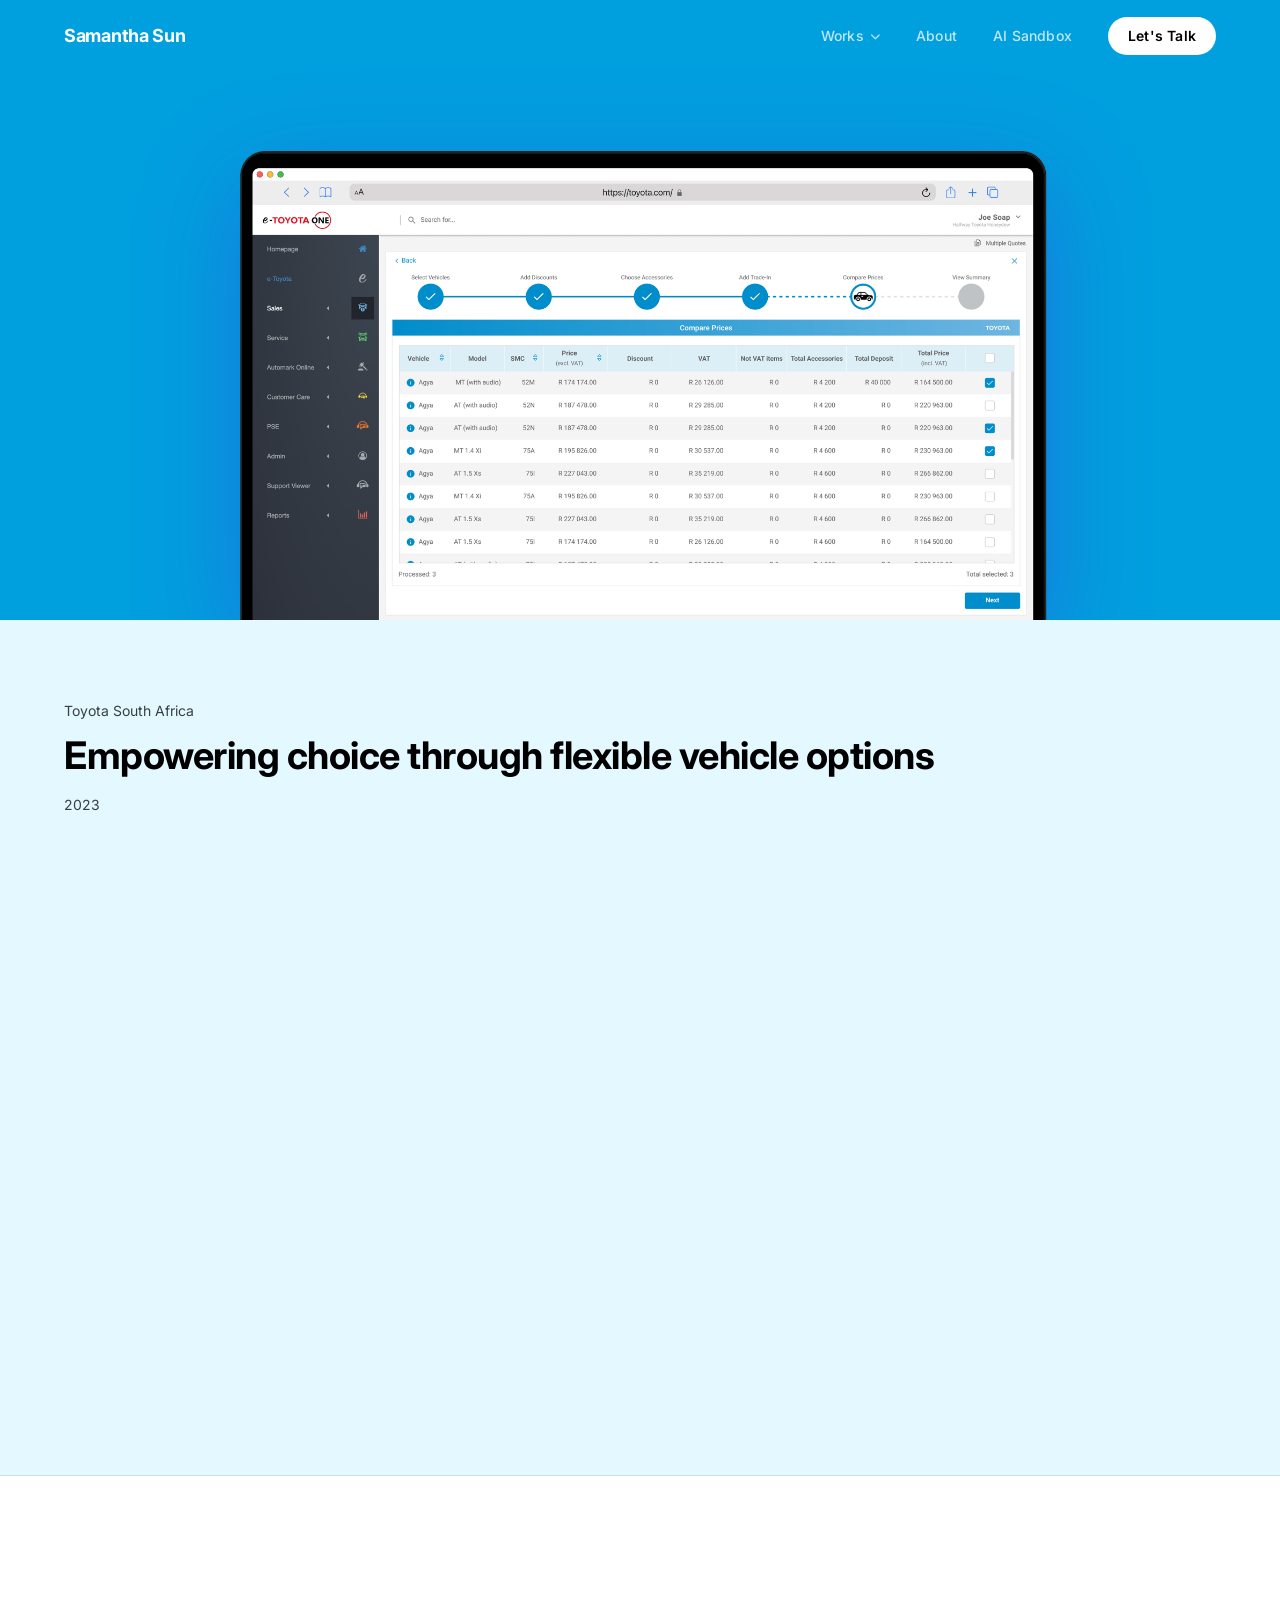
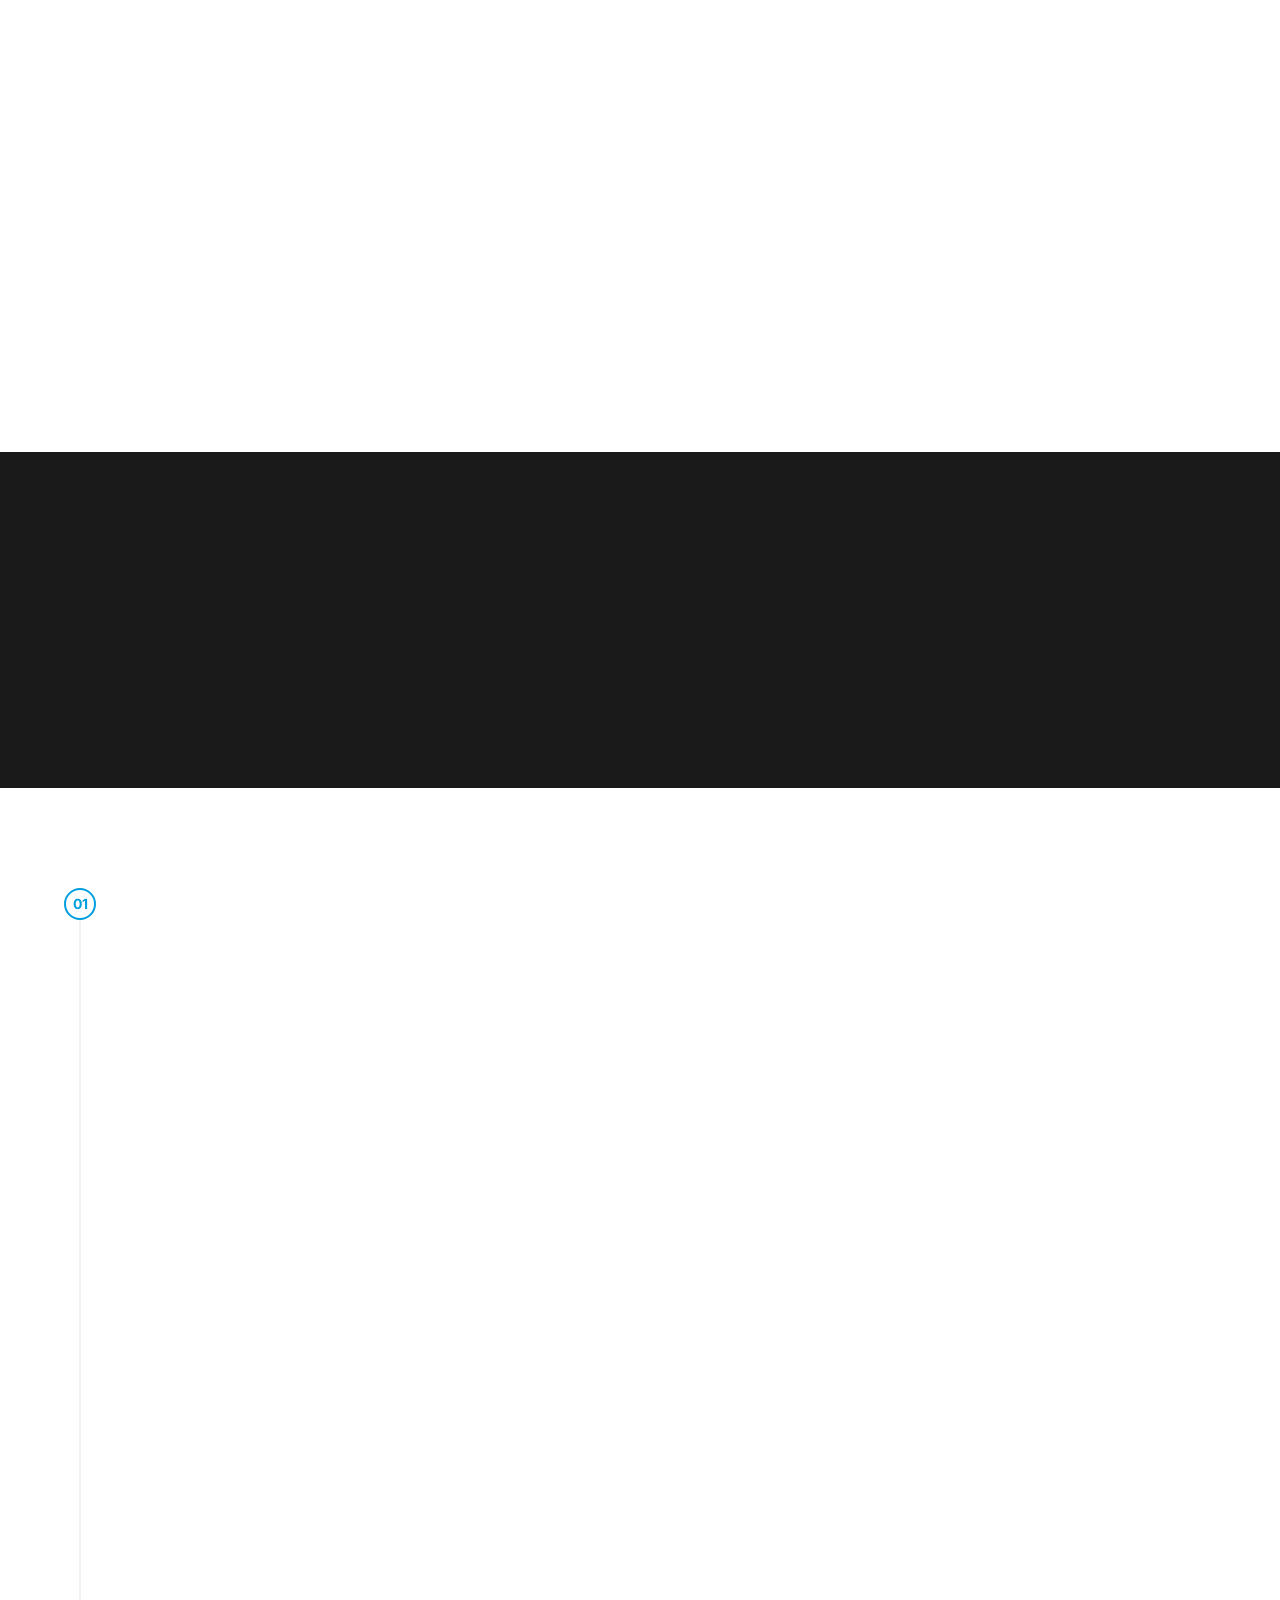
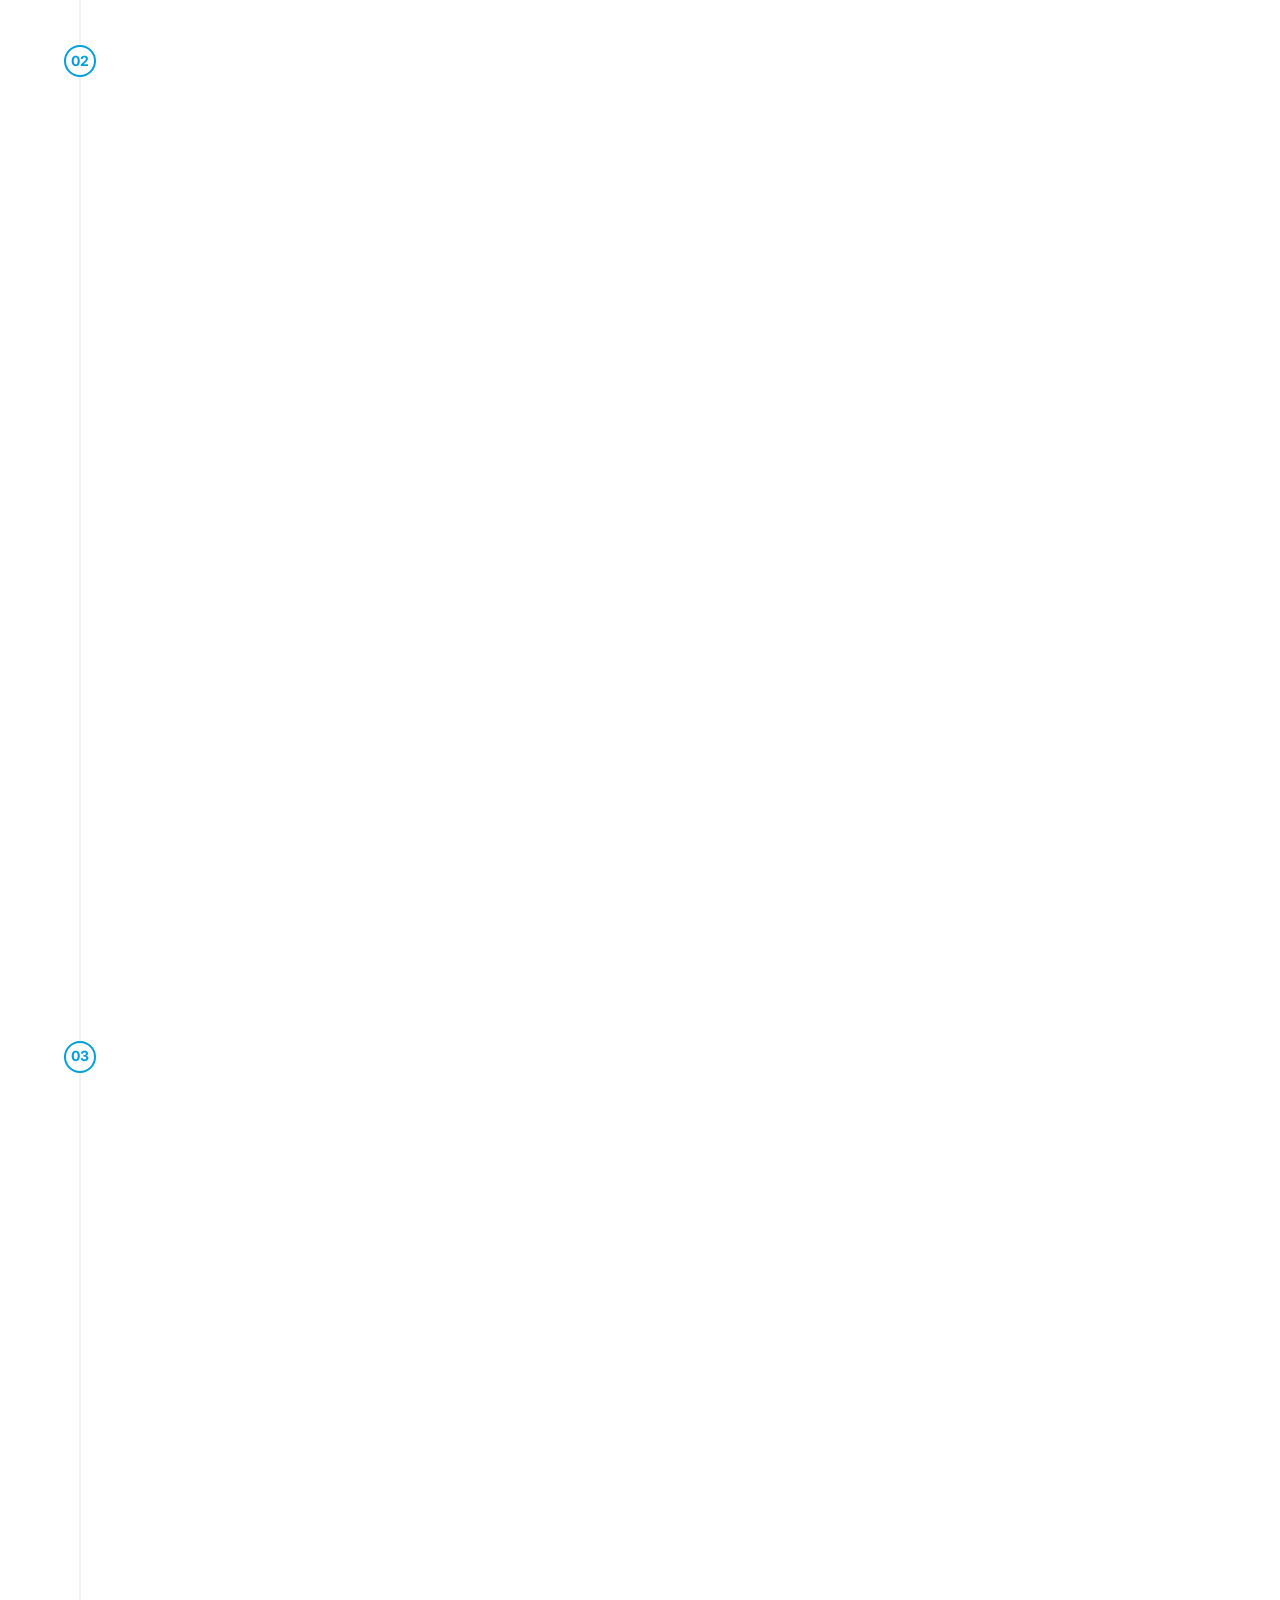
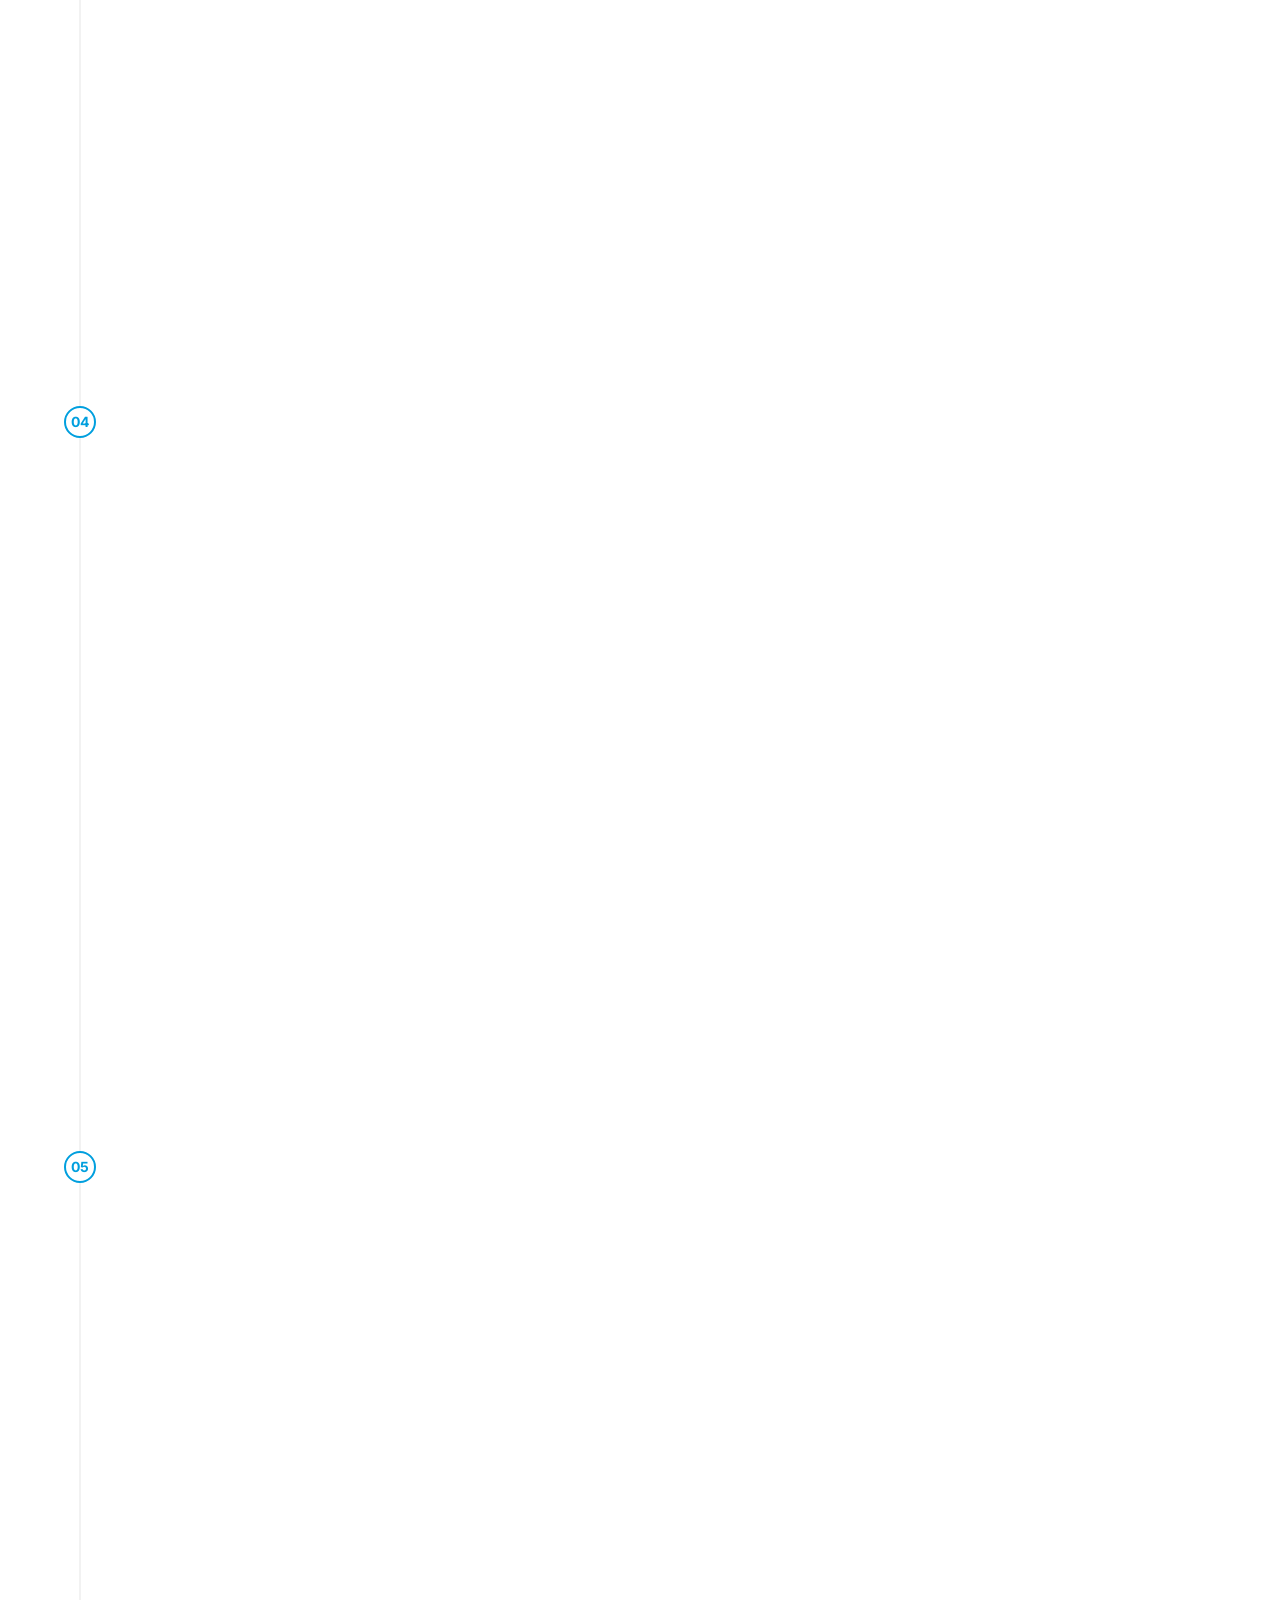
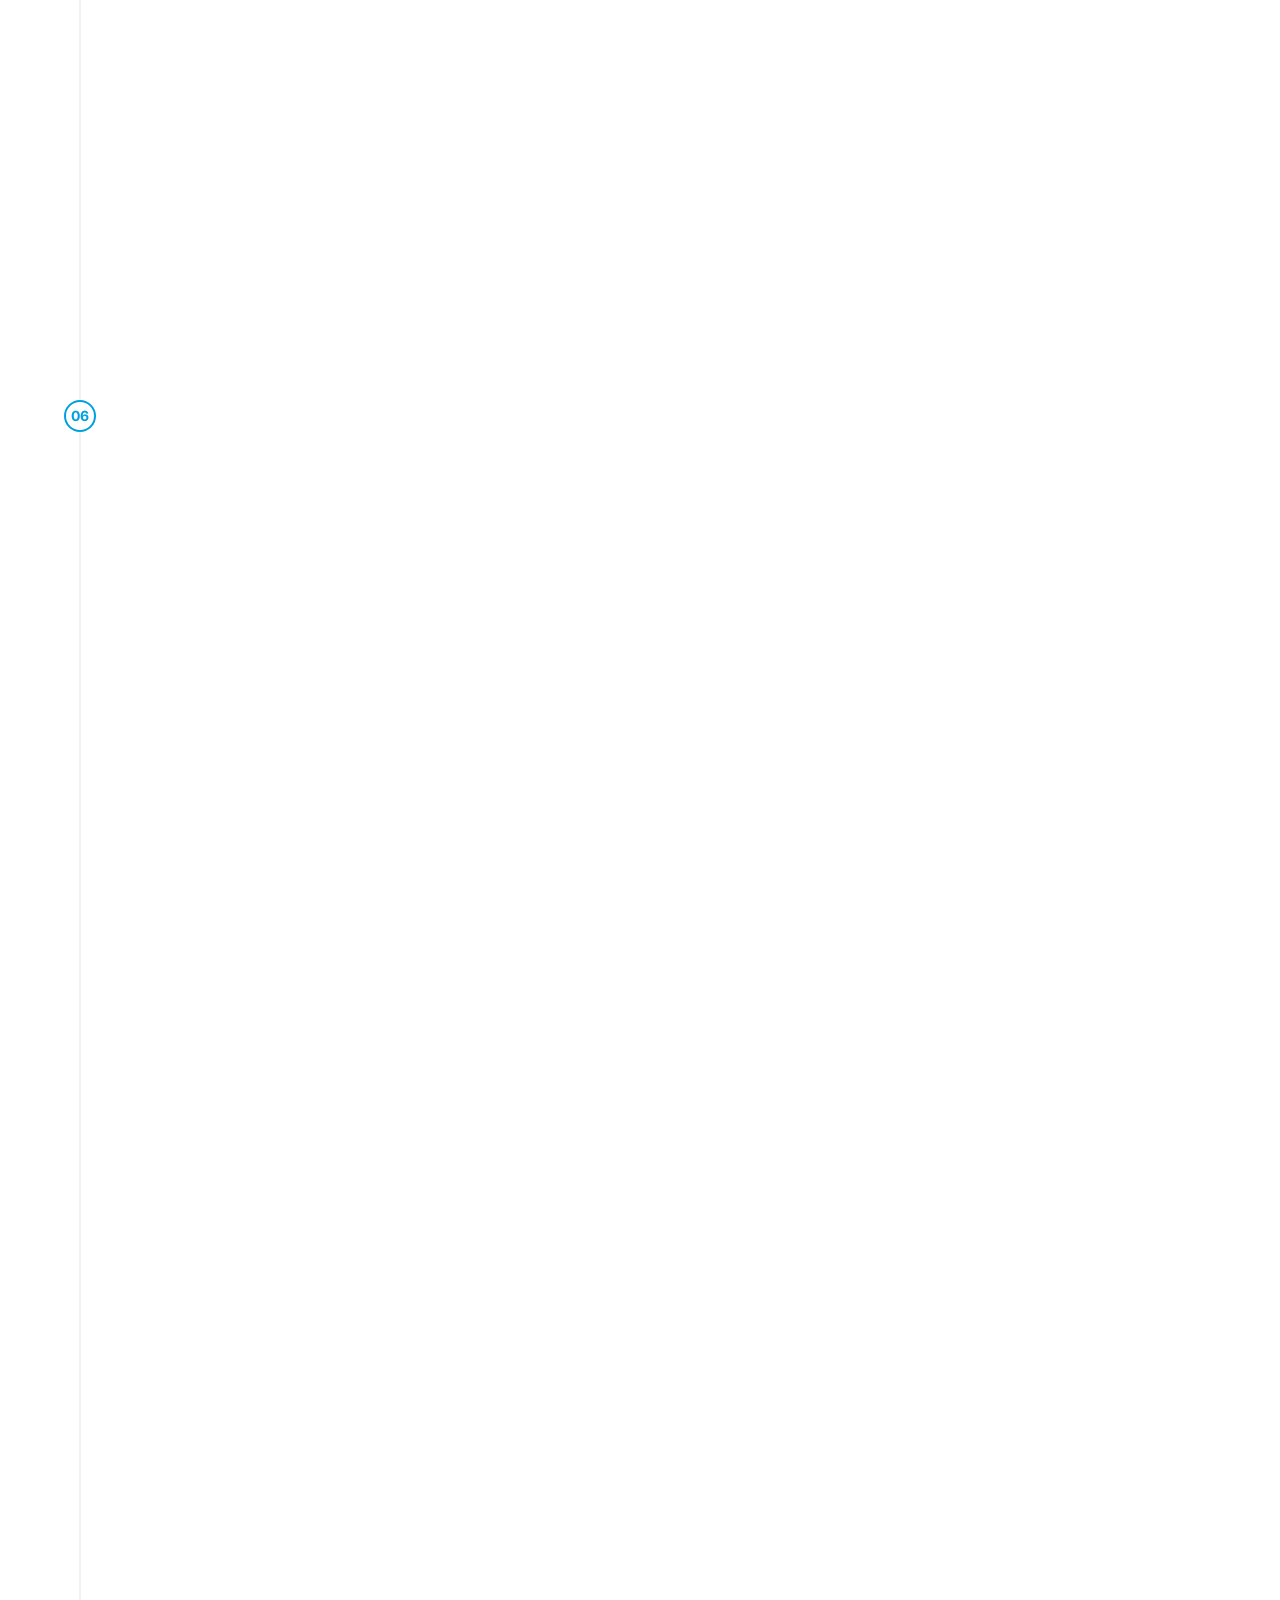
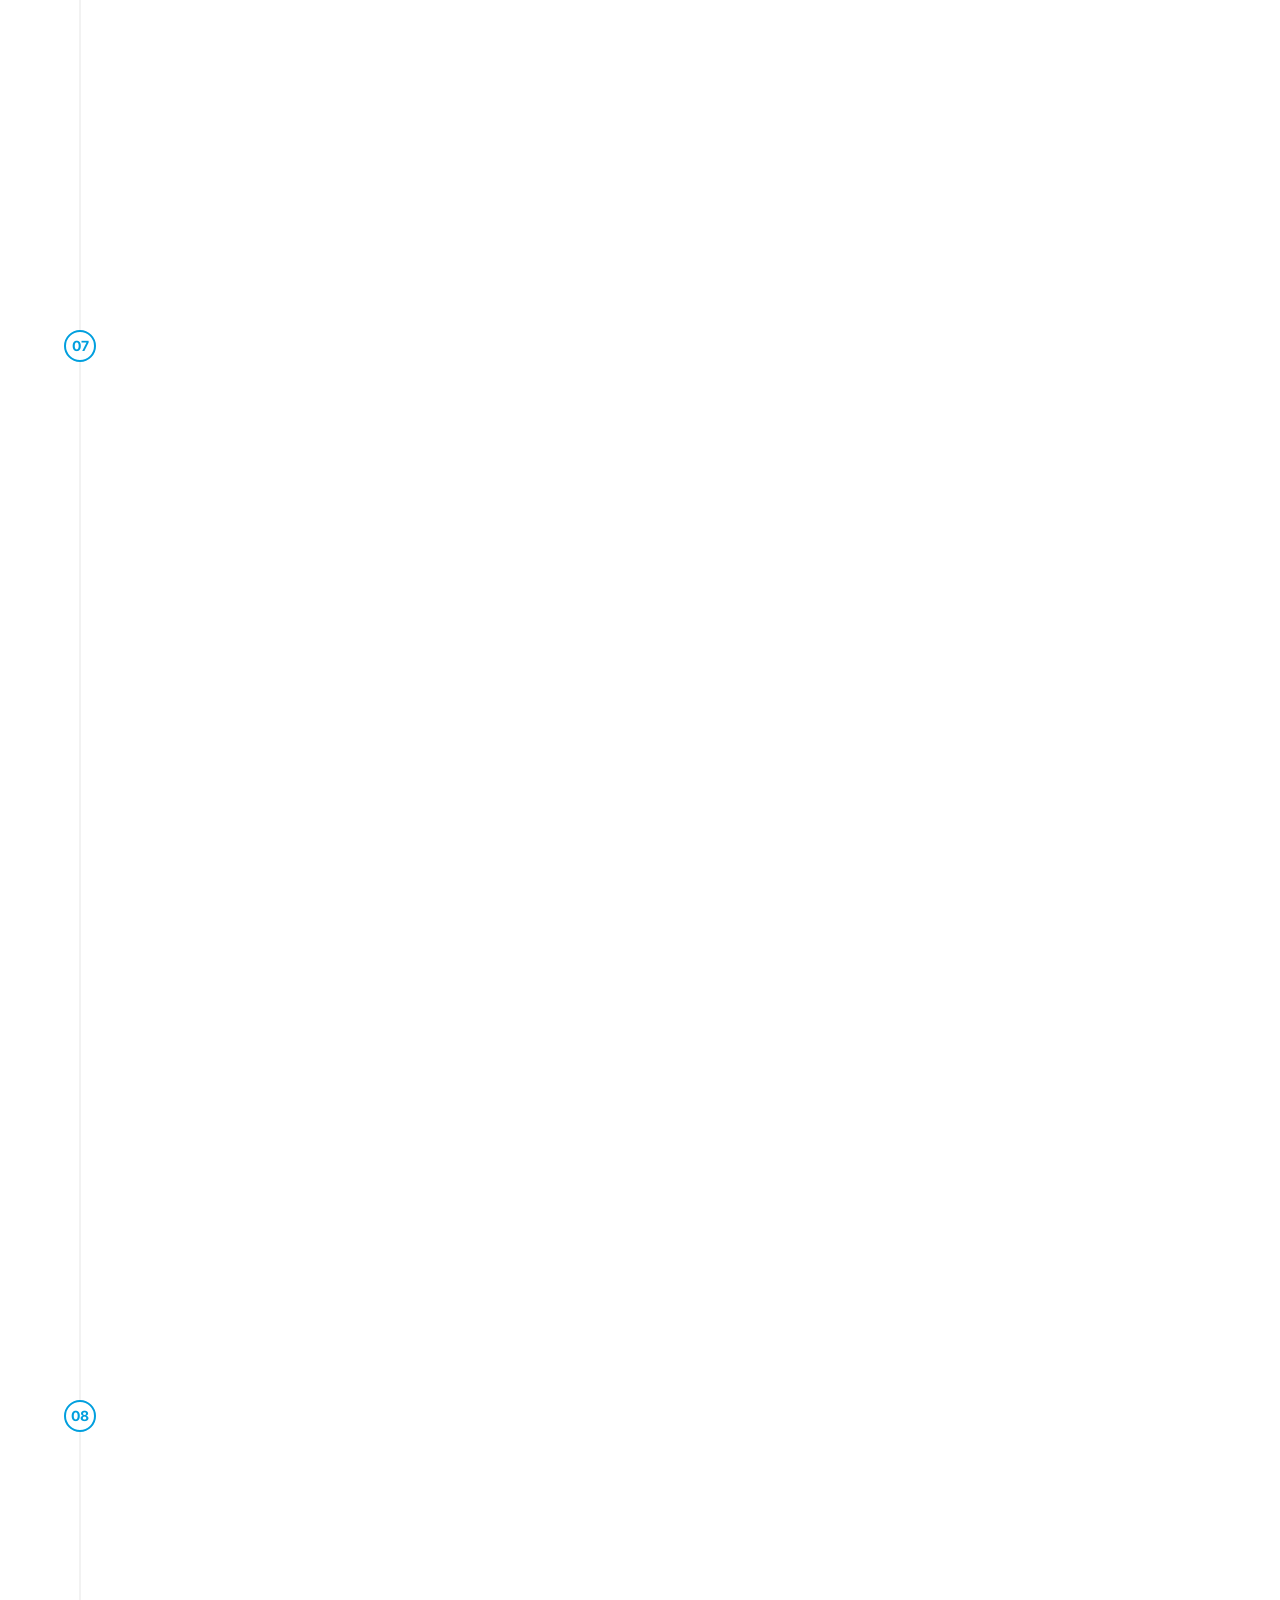
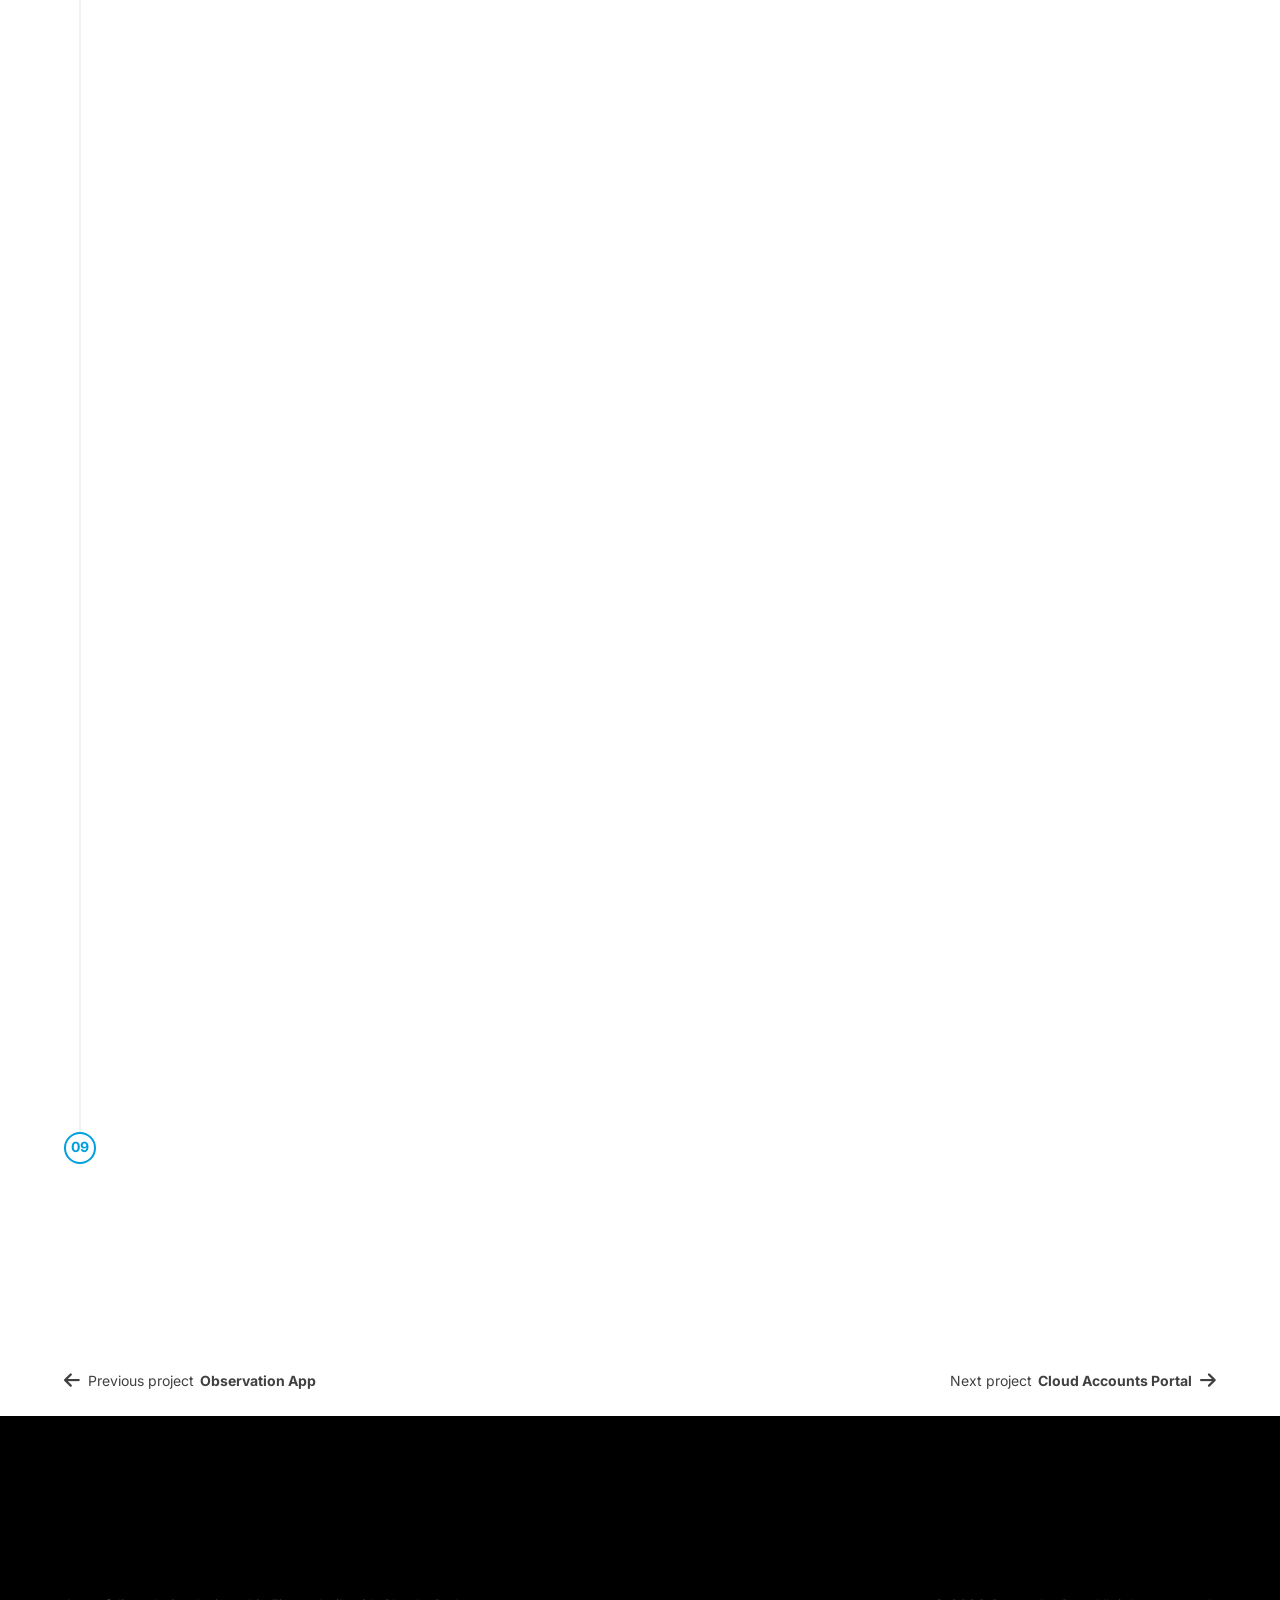
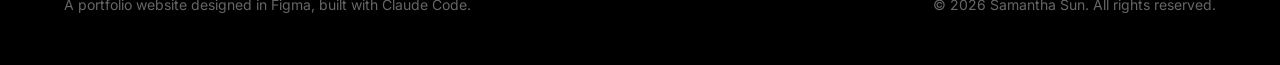
<file: multiple-quotes.html>
<!DOCTYPE html>
<html lang="en">
<head>
  <meta charset="UTF-8" />
  <meta name="viewport" content="width=device-width, initial-scale=1.0" />
  <title>Multiple Quotes</title>
  <meta name="description" content="Multiple Quotes - Empowering choice through flexible vehicle options. A Toyota South Africa project by Samantha Sun." />

  <!-- Link previews -->
  <meta property="og:type" content="website" />
  <meta property="og:title" content="Multiple Quotes | Samantha Sun" />
  <meta property="og:description" content="Multiple Quotes - Empowering choice through flexible vehicle options. A Toyota South Africa project by Samantha Sun." />
  <meta property="og:image" content="https://sam-jf-sun.github.io/portfolio/assets/about/link_preview.jpg" />
  <meta property="og:image:width" content="1200" />
  <meta property="og:image:height" content="630" />
  <meta property="og:image:alt" content="Portrait of Samantha Sun" />
  <meta name="twitter:card" content="summary_large_image" />

  <link rel="icon" type="image/svg+xml" href="data:image/svg+xml,<svg xmlns='http://www.w3.org/2000/svg' viewBox='0 0 32 32'><rect width='32' height='32' rx='8' fill='%23f3ecfd'/><text x='50%25' y='54%25' dominant-baseline='middle' text-anchor='middle' font-family='Inter,sans-serif' font-weight='700' font-size='14' fill='%23784F68'>SS</text></svg>" />

  <link rel="preconnect" href="https://fonts.googleapis.com" />
  <link rel="preconnect" href="https://fonts.gstatic.com" crossorigin />
  <link href="https://fonts.googleapis.com/css2?family=Inter:wght@300;400;500;600;700&family=Open+Sans:wght@400;700&display=swap" rel="stylesheet" />
  <link rel="stylesheet" href="https://cdnjs.cloudflare.com/ajax/libs/font-awesome/6.5.0/css/all.min.css" />
  <link rel="stylesheet" href="styles.css" />
</head>
<body class="project-page theme-mq">

  <!-- NAVBAR -->
  <nav class="navbar" role="navigation" aria-label="Main navigation">
    <div class="nav-inner">
      <a href="index.html" class="nav-logo">Samantha Sun</a>
      <div class="nav-links">
        <div class="nav-dropdown">
          <button type="button" class="nav-dropdown-trigger" aria-haspopup="true" aria-expanded="false">
            Works <i class="fa-solid fa-chevron-down nav-dropdown-caret" aria-hidden="true"></i>
          </button>
          <div class="nav-dropdown-menu" role="menu" aria-label="Projects">
            <a href="cognia-ecosystem.html" role="menuitem">Cognia Ecosystem</a>
            <a href="sizamina.html" role="menuitem">Sizamina</a>
            <a href="cart.html" role="menuitem">CART</a>
            <a href="observations.html" role="menuitem">Observation App</a>
            <a href="multiple-quotes.html" role="menuitem">Multiple Quotes</a>
            <a href="cloudaccounts.html" role="menuitem">Cloud Accounts Portal</a>
            <a href="dashboard.html" role="menuitem">Institutional Dashboard</a>
          </div>
        </div>
        <a href="about.html">About</a>
        <a href="ai-sandbox.html">AI Sandbox</a>
        <a href="index.html#contact" class="nav-cta">Let's Talk</a>
      </div>
      <button class="nav-hamburger" aria-label="Toggle mobile menu" aria-expanded="false">
        <i class="fa-solid fa-bars"></i>
      </button>
    </div>
  </nav>

  <div class="nav-mobile-menu" role="navigation" aria-label="Mobile navigation">
    <div class="nav-mobile-links">
      <div class="nav-mobile-dropdown">
        <button type="button" class="nav-mobile-dropdown-trigger" aria-haspopup="true" aria-expanded="false">
          Works <i class="fa-solid fa-chevron-down nav-dropdown-caret" aria-hidden="true"></i>
        </button>
        <div class="nav-mobile-dropdown-menu">
          <a href="cognia-ecosystem.html">Cognia Ecosystem</a>
          <a href="sizamina.html">Sizamina</a>
          <a href="cart.html">CART</a>
          <a href="observations.html">Observation App</a>
          <a href="multiple-quotes.html">Multiple Quotes</a>
          <a href="cloudaccounts.html">Cloud Accounts Portal</a>
          <a href="dashboard.html">Institutional Dashboard</a>
        </div>
      </div>
      <a href="about.html">About</a>
      <a href="ai-sandbox.html">AI Sandbox</a>
      <a href="index.html#contact">Let's Talk</a>
    </div>
  </div>

  <main>

    <!-- PROJECT HERO -->
    <header class="project-hero project-hero-glass" aria-label="Multiple Quotes project overview">
      <img src="assets/multiple_quotes/top_main_page.png" alt="E-Toyota multiple quotes tool main screen" class="project-hero-glass-image project-hero-glass-image-crop fade-up" />
    </header>

    <!-- PROJECT INFO -->
    <section class="project-info-section" aria-label="Project overview and metadata">
      <div class="container">
        <div class="project-info-eyebrow fade-up">Toyota South Africa</div>
        <h1 class="project-info-title fade-up stagger-1">
          Empowering choice through flexible vehicle options
        </h1>
        <div class="project-info-year fade-up stagger-2">2023</div>

        <div class="project-info-overview fade-up stagger-3">
          <div class="project-info-eyebrow">Project Overview</div>
          <p class="project-overview-text">
            The KINTO model allows customers to borrow vehicles while paying fixed monthly instalments over a set period. The multiple quotes feature enables customers to select from curated quote options displaying different vehicle models, accessories, and discounts for informed decision-making.
          </p>
        </div>

        <div class="project-info-overview fade-up stagger-4">
          <div class="project-info-eyebrow">Required Output</div>
          <p class="project-overview-text">
            A shipped, live feature on E-Toyota One.
          </p>
        </div>

        <div class="project-info-grid">
          <div class="project-info-item fade-up stagger-1">
            <div class="project-info-label">My Role</div>
            <div class="project-info-value">Senior UI Designer</div>
          </div>
          <div class="project-info-item fade-up stagger-2">
            <div class="project-info-label">Project</div>
            <div class="project-info-value">Multiple Quotes</div>
          </div>
          <div class="project-info-item fade-up stagger-3">
            <div class="project-info-label">Team</div>
            <div class="project-info-value">Product Owner, Business Analyst, Project Manager, Developers + Designer</div>
          </div>
          <div class="project-info-item fade-up stagger-4">
            <div class="project-info-label">Duration</div>
            <div class="project-info-value"><span class="duration-months">9 months</span><span class="duration-range">March 2023 – December 2023</span></div>
          </div>
        </div>
      </div>
    </section>

    <!-- MY IMPACT -->
    <section class="impact-section" aria-label="My impact on this project">
      <div class="container">
        <div class="fade-up">
          <h2 class="section-heading">My Impact</h2>
        </div>
        <div class="impact-list">

          <div class="impact-item fade-up stagger-1">
            <div class="impact-number">01</div>
            <div class="impact-content-title">Implemented a New Design System</div>
            <div class="impact-content-text">Implemented and maintained new design system</div>
          </div>

          <div class="impact-item fade-up stagger-2">
            <div class="impact-number">02</div>
            <div class="impact-content-title">Transformed Dealer Feedback into Solutions</div>
            <div class="impact-content-text">Converted dealer feedback and data insights into functional design solutions</div>
          </div>

          <div class="impact-item fade-up stagger-3">
            <div class="impact-number">03</div>
            <div class="impact-content-title">Collaborated with Developers</div>
            <div class="impact-content-text">Iteratively engaged front-end developers ensuring practical design implementation</div>
          </div>

          <div class="impact-item fade-up stagger-4">
            <div class="impact-number">04</div>
            <div class="impact-content-title">Mentored Designers</div>
            <div class="impact-content-text">Provided support and guidance to 4 mid-level designers</div>
          </div>

          <div class="impact-item fade-up stagger-5">
            <div class="impact-number">05</div>
            <div class="impact-content-title">Conducted Dealer Research</div>
            <div class="impact-content-text">Gathered dealer insights via 2+ site visits and focus groups</div>
          </div>

        </div>
      </div>
    </section>

    <!-- PROBLEM STATEMENT -->
    <section class="problem-section" aria-label="Problem statement">
      <div class="container">
        <div class="problem-label fade-up">Problem Statement</div>
        <p class="problem-text fade-up stagger-1">
          Sales consultants creating KINTO quotes struggle to efficiently present multiple options to customers due to its repetitive, time-consuming and manual process. Starting each quote from scratch with only minor variations diverts focus from selling to admin work, causing frustration and reducing productivity.
        </p>
      </div>
    </section>

    <!-- SOLUTION TIMELINE -->
    <section class="timeline-section" aria-label="Solution timeline">
      <div class="container">
        <div class="timeline">
          <div class="timeline-track"></div>
          <div class="timeline-progress"></div>

          <!-- 01 -->
          <div class="timeline-item" aria-label="Solution: The Team">
            <div class="timeline-marker"><span class="timeline-dot">01</span></div>
            <div class="timeline-content">
              <h2 class="solution-title fade-up stagger-1">The Team</h2>
              <p class="solution-text fade-up stagger-2">
                Arriving at Toyota, I found design was treated as a novelty rather than standard practice. I led building design infrastructure from zero while pioneering internal processes and educating cross-functional partners on design thinking methodologies.
              </p>
            </div>
            <div class="timeline-image">
              <div class="solution-image-wrap fade-up stagger-3">
                <img src="assets/multiple_quotes/team.png" alt="Toyota design team" class="solution-image" style="margin-top: 0; max-width: 450px;" />
                <div class="solution-image-caption">The Toyota design team</div>
              </div>
            </div>
          </div>

          <!-- 02 -->
          <div class="timeline-item" aria-label="Solution: Reviewing the Current State">
            <div class="timeline-marker"><span class="timeline-dot">02</span></div>
            <div class="timeline-content">
              <h2 class="solution-title fade-up stagger-1">Reviewing the Current State</h2>
              <p class="solution-text fade-up stagger-2">
                Before proposing changes, I reviewed the current state of the Toyota platforms to understand existing patterns, inconsistencies, and pain points across the ecosystem. The E-Toyota One platform gave me cognitive overload, and the current state of all the Toyota platforms showed inconsistency in brand and identity. I also mapped an organogram to understand the context of how Toyota operates internally.
              </p>
            </div>
            <div class="timeline-image">
              <div class="solution-images-grid">
                <div class="solution-image-wrap fade-up stagger-3">
                  <img src="assets/multiple_quotes/Current_state1.png" alt="Current state of the Toyota platform, screen 1" class="solution-image" style="margin-top: 0;" />
                  <div class="solution-image-caption">The E-Toyota One platform</div>
                </div>
                <div class="solution-image-wrap fade-up stagger-3">
                  <img src="assets/multiple_quotes/Current_state2.png" alt="Current state of the Toyota platform, screen 2" class="solution-image" style="margin-top: 0;" />
                  <div class="solution-image-caption">Inconsistency in brand and identity accross platforms</div>
                </div>
                <div class="solution-image-wrap fade-up stagger-3">
                  <img src="assets/multiple_quotes/Organogram.png" alt="Organogram mapping Toyota's internal structure" class="solution-image" style="margin-top: 0;" />
                  <div class="solution-image-caption">Mapping Toyota's internal organogram</div>
                </div>
              </div>
            </div>
          </div>

          <!-- 03 -->
          <div class="timeline-item" aria-label="Solution: Conceptualising the Price Comparison Tool">
            <div class="timeline-marker"><span class="timeline-dot">03</span></div>
            <div class="timeline-content">
              <h2 class="solution-title fade-up stagger-1">Conceptualising the Price Comparison Tool</h2>
              <p class="solution-text fade-up stagger-2">
                After doing a general analysis, I started to dive deeper into the requirements of the price comparison tool. I recognised dealer demand for simultaneous quote comparisons. I conducted dealer visits and focus groups to obtain insights that would reshape a platform previously limited to single quote creation.
              </p>
            </div>
            <div class="timeline-image">
              <div class="solution-images-grid-4">
                <div class="solution-image-wrap fade-up stagger-3">
                  <img src="assets/multiple_quotes/MQ_requirements1.png" alt="Multiple Quotes requirements, screen 1" class="solution-image" style="margin-top: 0;" />
                  <div class="solution-image-caption">Wizard process proposal</div>
                </div>
                <div class="solution-image-wrap fade-up stagger-3">
                  <img src="assets/multiple_quotes/MQ_requirements2.png" alt="Multiple Quotes requirements, screen 2" class="solution-image" style="margin-top: 0;" />
                  <div class="solution-image-caption">Selecting finance options</div>
                </div>
                <div class="solution-image-wrap fade-up stagger-3">
                  <img src="assets/multiple_quotes/MQ_requirements3.png" alt="Multiple Quotes requirements, screen 3" class="solution-image" style="margin-top: 0;" />
                  <div class="solution-image-caption">Selecting options and parameters</div>
                </div>
                <div class="solution-image-wrap fade-up stagger-3">
                  <img src="assets/multiple_quotes/MQ_requirements4.png" alt="Multiple Quotes requirements, screen 4" class="solution-image" style="margin-top: 0;" />
                  <div class="solution-image-caption">KINTO quote summary</div>
                </div>
              </div>
            </div>
          </div>

          <!-- 04 -->
          <div class="timeline-item" aria-label="Solution: A Unified Digital Identity">
            <div class="timeline-marker"><span class="timeline-dot">04</span></div>
            <div class="timeline-content">
              <h2 class="solution-title fade-up stagger-1">A Unified Digital Identity</h2>
              <p class="solution-text fade-up stagger-2">
                The initial phase focused on architecting a comprehensive design system for the E-Toyota One platform. Before creating the designs, the team and I had to first build a scalable component library establishing a unified visual language, applying atomic design principles to ensure consistent integration across the platform ecosystem.
              </p>
            </div>
            <div class="timeline-image">
              <div class="solution-image-wrap fade-up stagger-3">
                <img
                  src="assets/multiple_quotes/design_system.png"
                  alt="E-Toyota design system component library"
                  class="solution-image"
                  style="margin-top: 0; max-width: 650px;"
                />
                <div class="solution-image-caption">E-Toyota design system component library</div>
              </div>
            </div>
          </div>

          <!-- 05 -->
          <div class="timeline-item" aria-label="Solution: Prototype-first Approach">
            <div class="timeline-marker"><span class="timeline-dot">05</span></div>
            <div class="timeline-content">
              <h2 class="solution-title fade-up stagger-1">Prototype-first Approach</h2>
              <p class="solution-text fade-up stagger-2">
                Given the complexity and Toyota's unfamiliarity with Figma, I adopted a prototype-first methodology, helping stakeholders understand ideas and the value of collaborative design tools.
              </p>
            </div>
            <div class="timeline-image">
              <div class="solution-image-wrap fade-up stagger-3">
                <video src="assets/multiple_quotes/multiple_quotes.mov" class="solution-image" autoplay loop muted playsinline controls onclick="this.requestFullscreen(); this.play();" style="cursor: pointer;"></video>
                <div class="solution-image-caption">Multiple Quotes prototype walkthrough</div>
              </div>
            </div>
          </div>

          <!-- 06 -->
          <div class="timeline-item" aria-label="Solution: From Concept to Reality">
            <div class="timeline-marker"><span class="timeline-dot">06</span></div>
            <div class="timeline-content">
              <h2 class="solution-title fade-up stagger-1">From Concept to Reality</h2>
              <p class="solution-text fade-up stagger-2">
                Business analysts, product owners and developers collaborated through iterative prototypes I built, which was then broken up into distinct user stories using Agile methodologies. At times I juggled dual roles as designer and analyst when business analysts were unavailable, wearing many hats throughout the process. As a result, I created a workflow diagram to better understand my role and responsibilities.
              </p>
            </div>
            <div class="timeline-image">
              <div class="solution-image-wrap fade-up stagger-3">
                <img src="assets/multiple_quotes/Improving_flows.png" alt="Workflow mapping roles and responsibilities" class="solution-image" style="margin-top: 0; max-width: 450px;" />
                <div class="solution-image-caption">Workflow mapping my role and responsibilities</div>
              </div>
            </div>
          </div>

          <!-- 07 -->
          <div class="timeline-item" aria-label="Solution: Desk Check Alignment">
            <div class="timeline-marker"><span class="timeline-dot">07</span></div>
            <div class="timeline-content">
              <h2 class="solution-title fade-up stagger-1">Desk Check Alignment</h2>
              <p class="solution-text fade-up stagger-2">
                Regular desk-checks with developers verified alignment between their work and the prototype. Figma screens and prototypes were carefully versioned, keeping developers focused on approved components. Design acceptance criteria ensured accurate alignment throughout.
              </p>
            </div>
            <div class="timeline-image">
              <div class="solution-image-wrap fade-up stagger-3">
                <img src="assets/multiple_quotes/Design_accept1.png" alt="Design acceptance criteria" class="solution-image" style="margin-top: 0;" />
                <div class="solution-image-caption">Design acceptance criteria</div>
              </div>
            </div>
          </div>

          <!-- 08 -->
          <div class="timeline-item" aria-label="Solution: Training and Feedback">
            <div class="timeline-marker"><span class="timeline-dot">08</span></div>
            <div class="timeline-content">
              <h2 class="solution-title fade-up stagger-1">Training and Feedback</h2>
              <p class="solution-text fade-up stagger-2">
                I conducted multiple workshops with KINTO dealers before release, introducing the new feature and obtaining feedback. The overall feedback sentiment proved positive.
              </p>
            </div>
            <div class="timeline-image">
              <div class="solution-images-grid-4">
                <div class="solution-image-wrap fade-up stagger-3">
                  <img src="assets/multiple_quotes/Dealer_questions.png" alt="Dealer questions gathered during training" class="solution-image" style="margin-top: 0;" />
                  <div class="solution-image-caption">Dealer questions</div>
                </div>
                <div class="solution-image-wrap fade-up stagger-3">
                  <img src="assets/multiple_quotes/Dealer_feedback_map.png" alt="Map of dealer feedback" class="solution-image" style="margin-top: 0;" />
                  <div class="solution-image-caption">Dealer feedback map</div>
                </div>
                <div class="solution-image-wrap fade-up stagger-3">
                  <img src="assets/multiple_quotes/Dealer_feedback1.png" alt="Dealer feedback on exception handling" class="solution-image" style="margin-top: 0;" />
                  <div class="solution-image-caption">Feedback on exception handling</div>
                </div>
                <div class="solution-image-wrap fade-up stagger-3">
                  <img src="assets/multiple_quotes/Dealer_feedback2.png" alt="Dealer feedback on slider functionality" class="solution-image" style="margin-top: 0;" />
                  <div class="solution-image-caption">Feedback on slider functionality</div>
                </div>
                <div class="solution-image-wrap fade-up stagger-3">
                  <img src="assets/multiple_quotes/Dealer_feedback3.png" alt="Dealer feedback on additional info hover" class="solution-image" style="margin-top: 0;" />
                  <div class="solution-image-caption">Feedback on additional info hover</div>
                </div>
              </div>
            </div>
          </div>

          <!-- 09 -->
          <div class="timeline-item" aria-label="Solution: Reflecting on the Journey">
            <div class="timeline-marker"><span class="timeline-dot">09</span></div>
            <div class="timeline-content">
              <h2 class="solution-title fade-up stagger-1">Reflecting on the Journey</h2>
              <p class="solution-text fade-up stagger-2">
                Toyota's minimal design methodology exposure created a challenge: the absence of initial user research including competitive analysis and persona development. My future aspiration is to advocate these approaches to enhance the value proposition.
              </p>
            </div>
          </div>

        </div>
      </div>
    </section>

    <!-- BACK NAVIGATION -->
    <div class="back-nav">
      <div class="container back-nav-row">
        <a href="observations.html" class="prev-link">
          <i class="fa-solid fa-arrow-left"></i>
          <span class="next-link-text">
            <span class="next-link-label">Previous project</span>
            <span class="next-link-name">Observation App</span>
          </span>
        </a>
        <a href="cloudaccounts.html" class="next-link">
          <span class="next-link-text">
            <span class="next-link-label">Next project</span>
            <span class="next-link-name">Cloud Accounts Portal</span>
          </span>
          <i class="fa-solid fa-arrow-right"></i>
        </a>
      </div>
    </div>

  </main>

  <!-- FOOTER -->
  <footer id="contact" class="site-footer" aria-label="Contact and footer">
    <div class="footer-inner">
      <div class="footer-top-row">
        <h2 class="footer-heading fade-up">Let's talk!</h2>
        <div class="footer-contact fade-up stagger-1">
          <div class="footer-contact-row">
            <div class="footer-email-copy-wrap">
              <button type="button" class="footer-email-copy" aria-label="Copy email address" data-email="samantha.sun89@gmail.com">
                <i class="fa-solid fa-envelope"></i>
                <span>Email</span>
              </button>
              <span class="footer-email-tooltip" role="status" aria-live="polite">Copied!</span>
            </div>
          </div>
          <div class="footer-social">
            <a href="https://www.instagram.com/samw.ise_/" class="footer-social-link" aria-label="Instagram" target="_blank" rel="noopener noreferrer">
              <img src="assets/icons/instagram.svg" alt="" class="footer-social-icon" />
            </a>
            <a href="https://www.linkedin.com/in/samantha-jf-sun/" class="footer-social-link" aria-label="LinkedIn" target="_blank" rel="noopener noreferrer">
              <img src="assets/icons/linkedin.svg" alt="" class="footer-social-icon" />
            </a>
          </div>
        </div>
      </div>
      <div class="footer-legal">
        <p class="footer-copyright">A portfolio website designed in Figma, built with Claude Code.</p>
        <p class="footer-copyright">© 2026 Samantha Sun. All rights reserved.</p>
      </div>
    </div>
  </footer>

  <script src="script.js"></script>
    <script data-goatcounter="https://samsun.goatcounter.com/count"
            async src="//gc.zgo.at/count.js"></script>
</body>
</html>
</file>
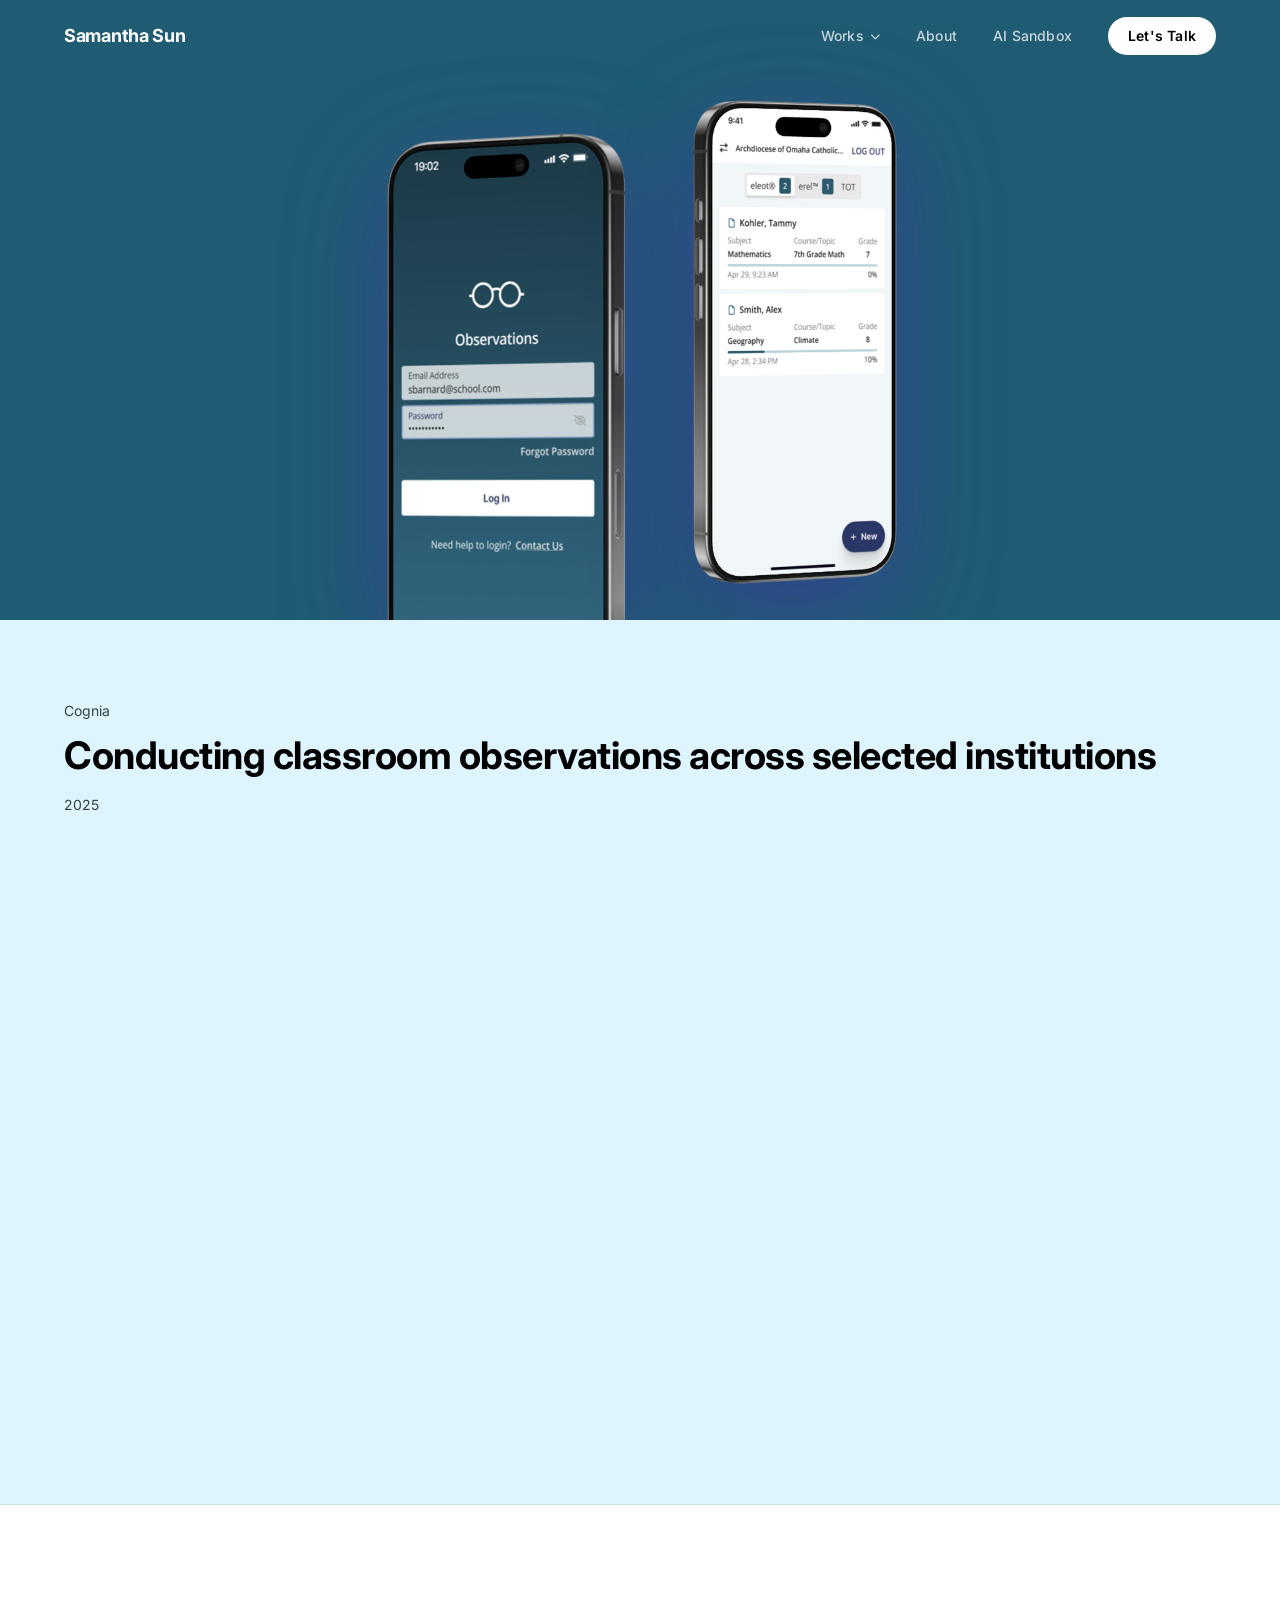
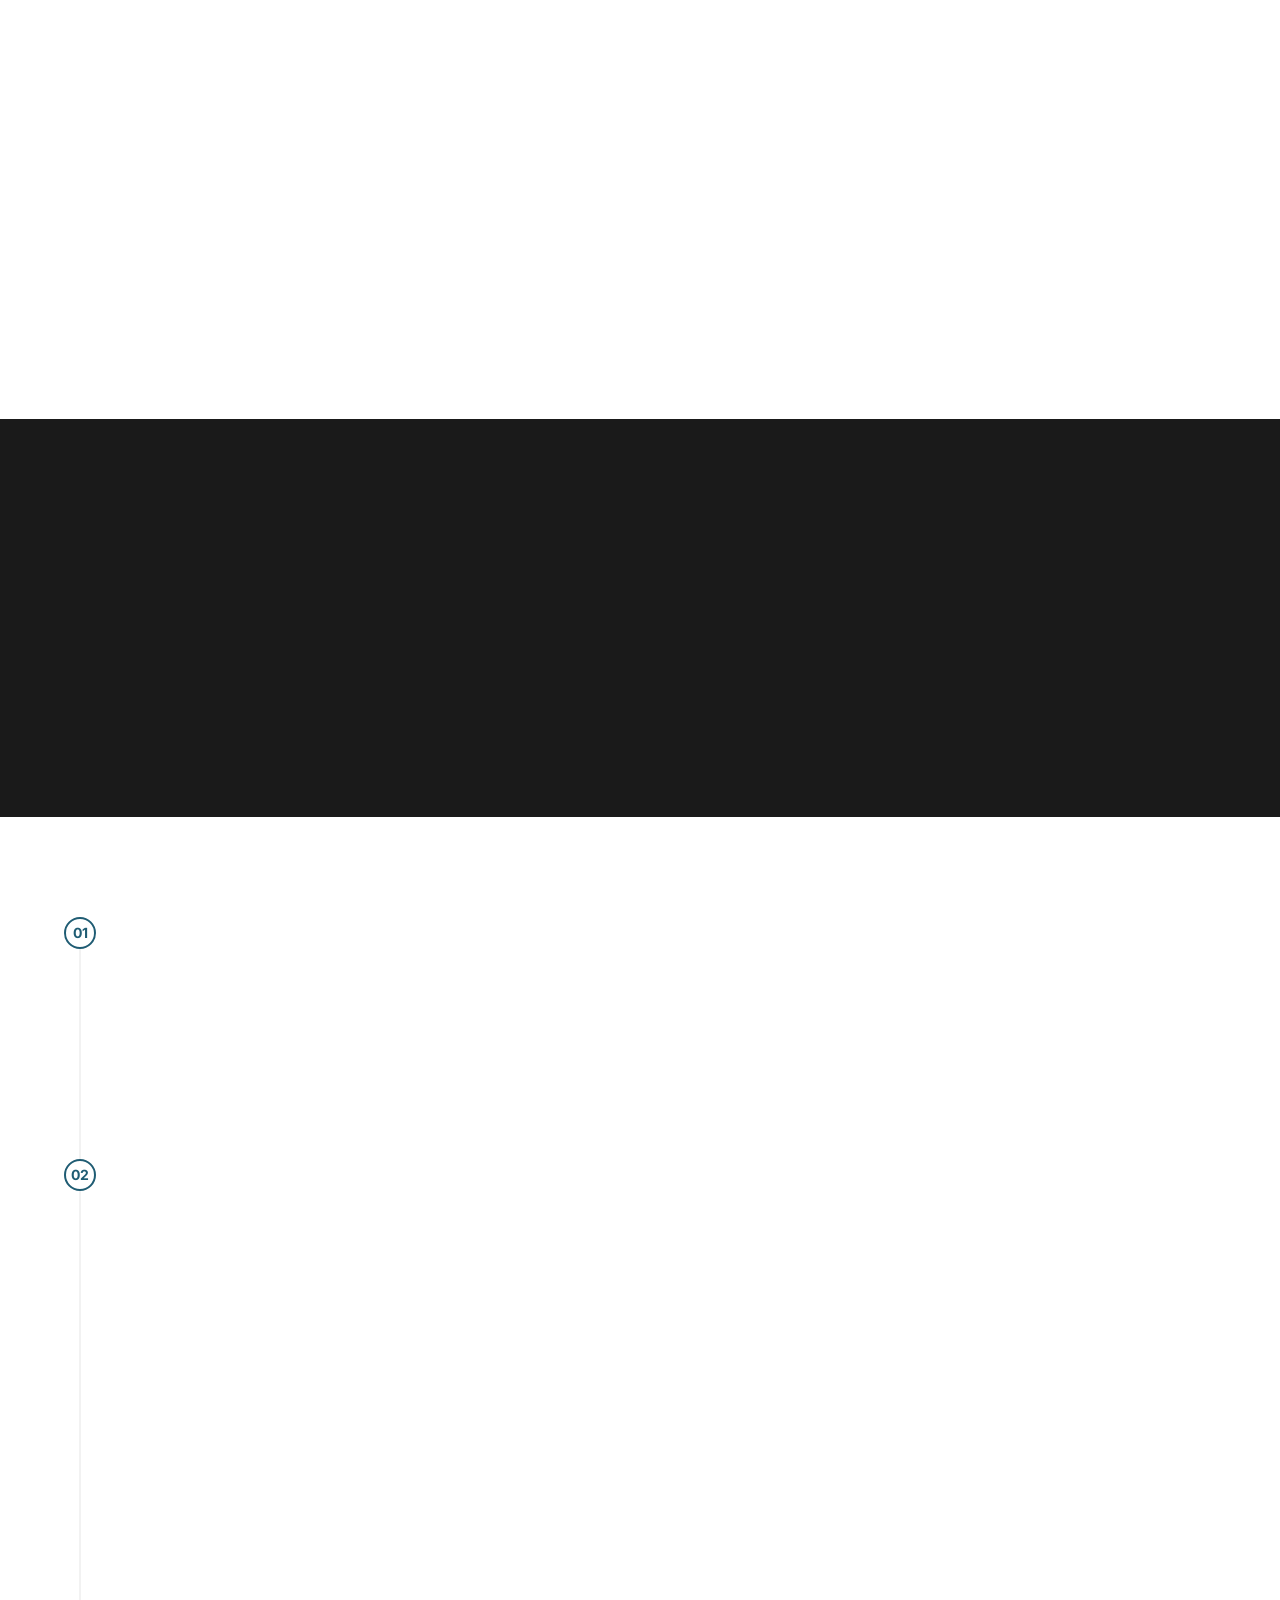
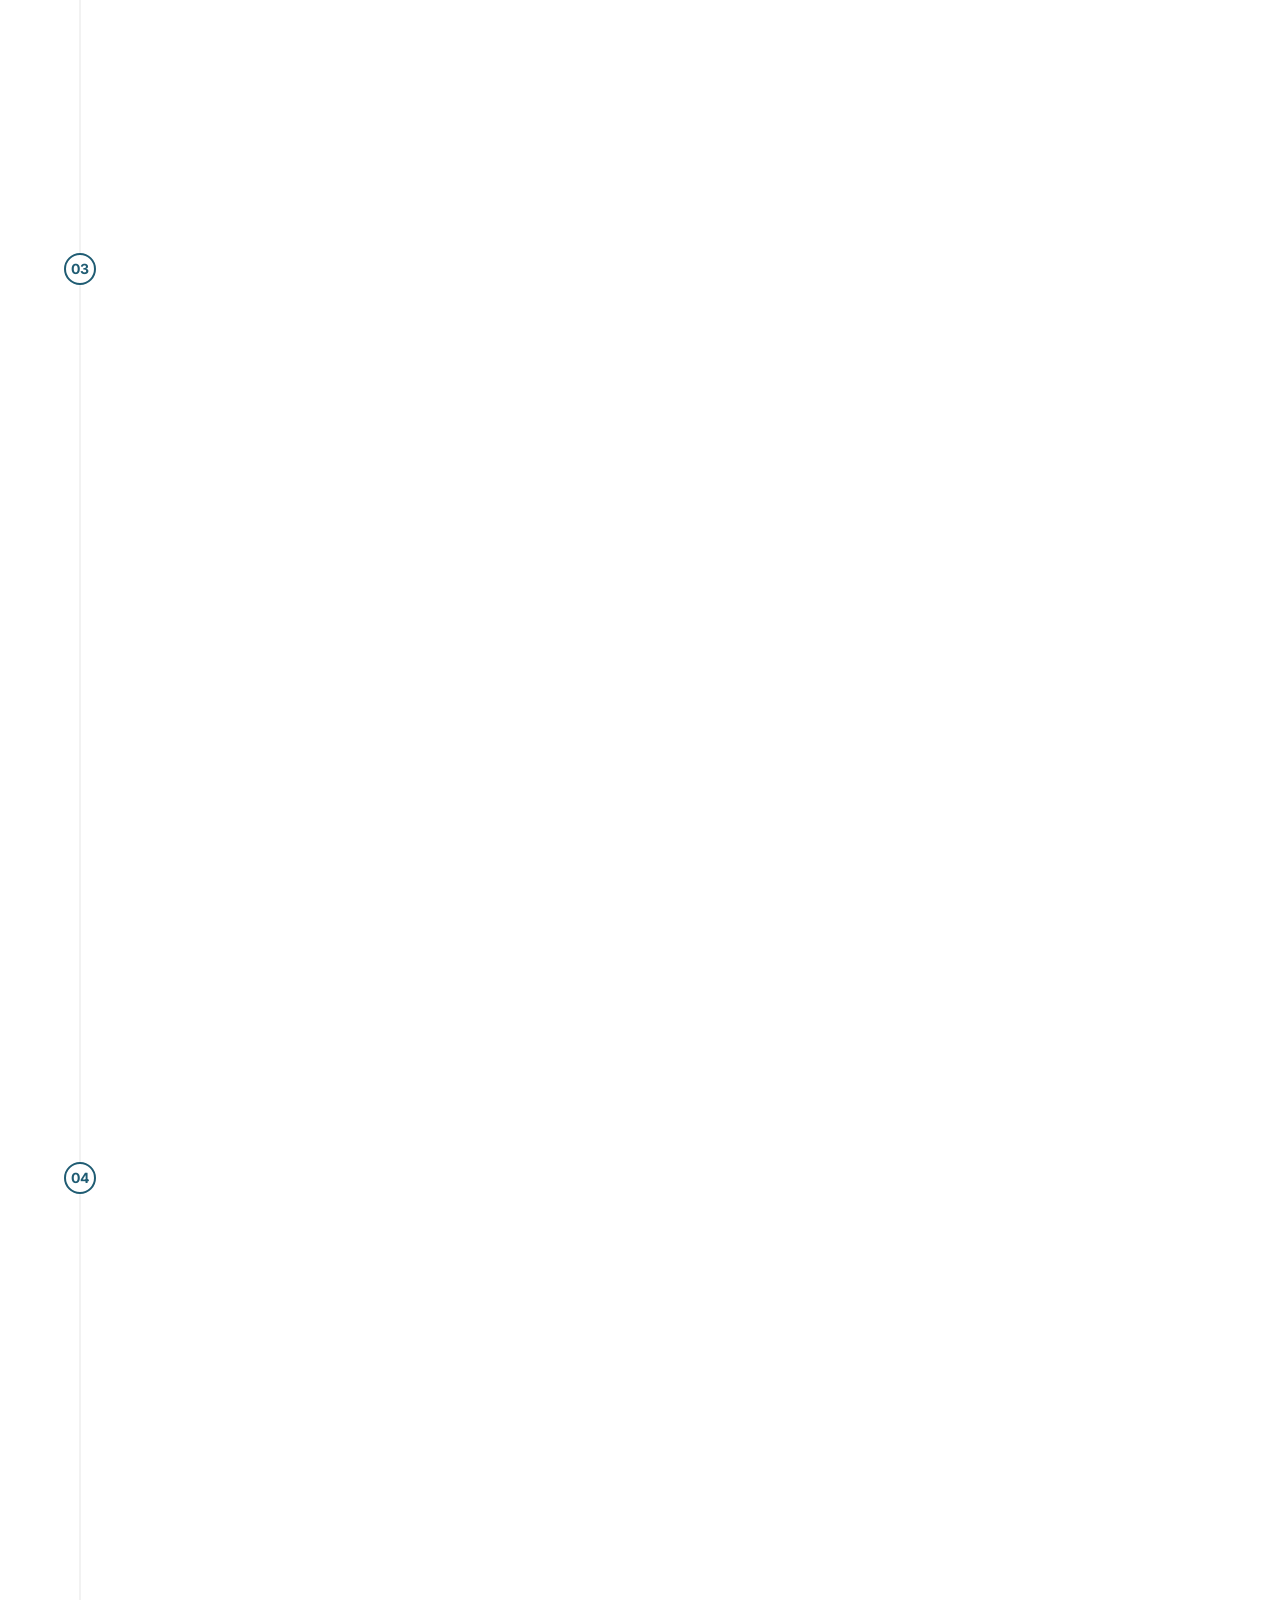
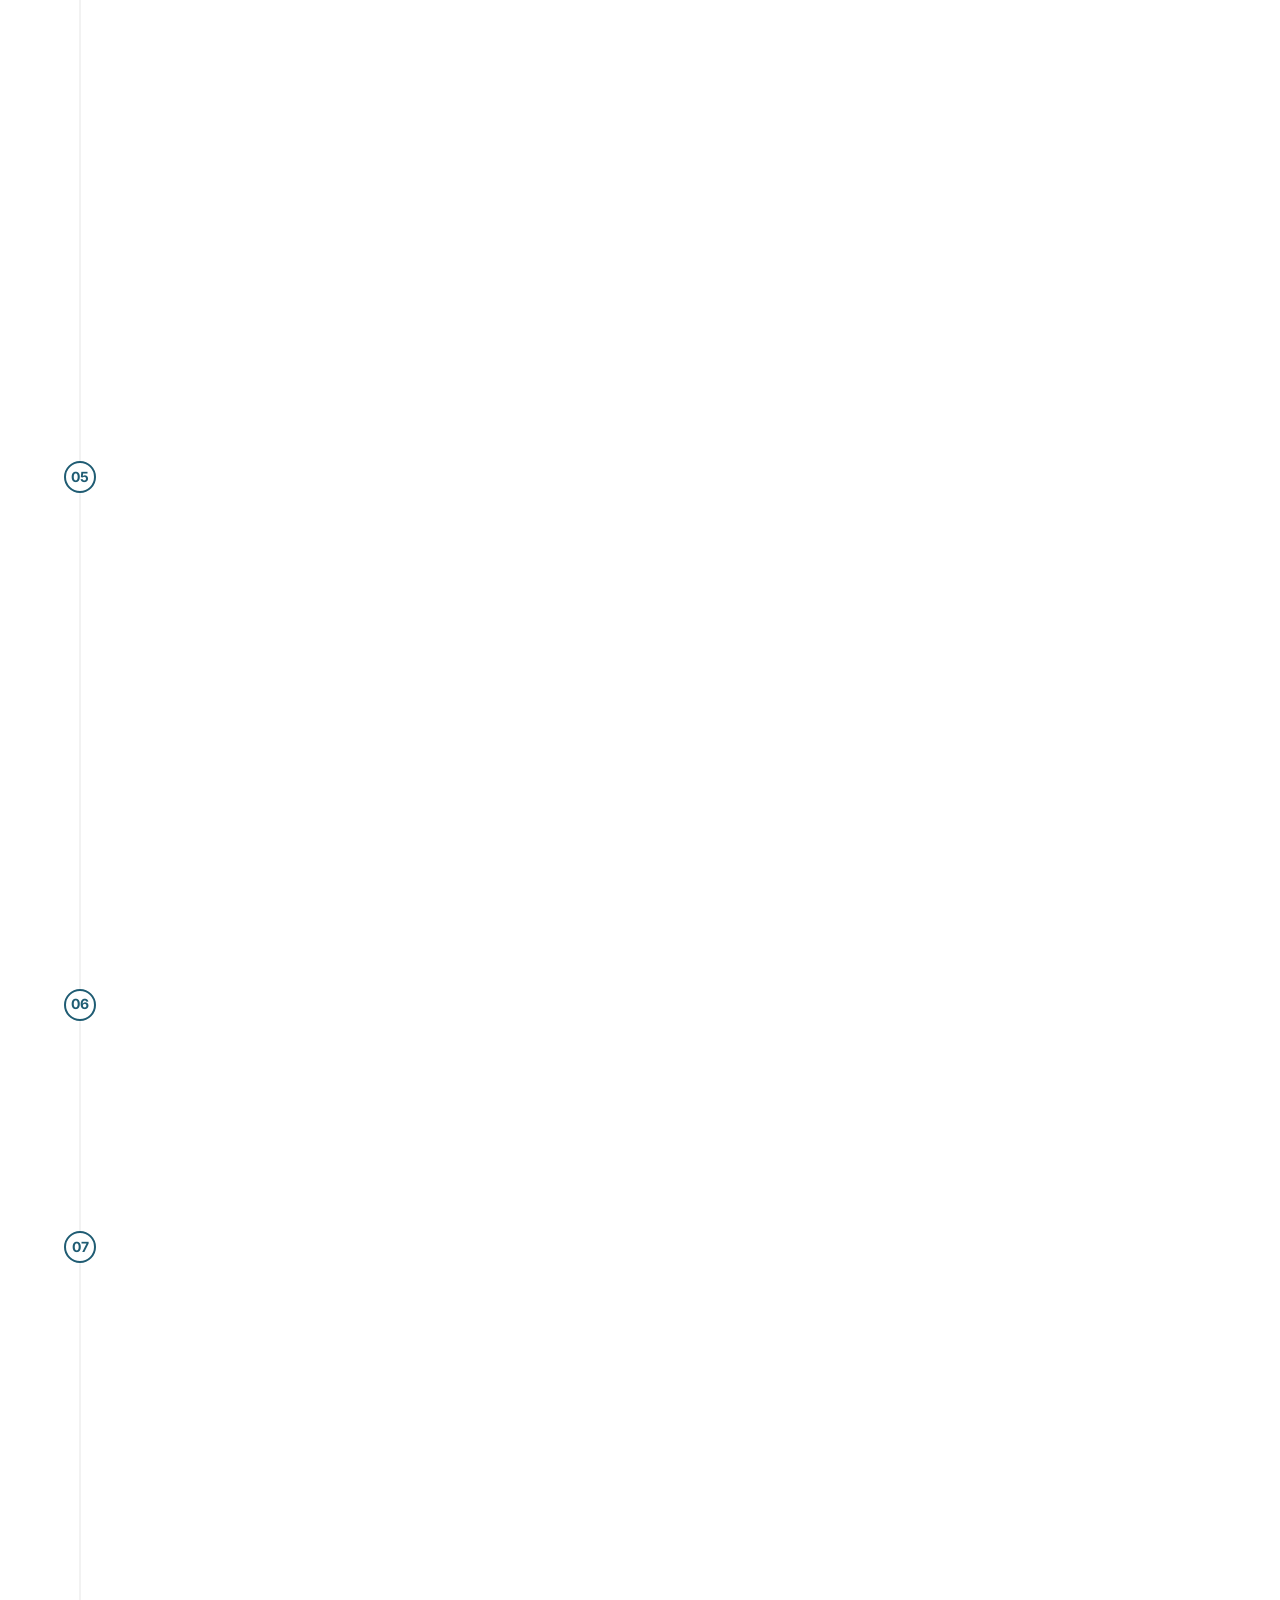
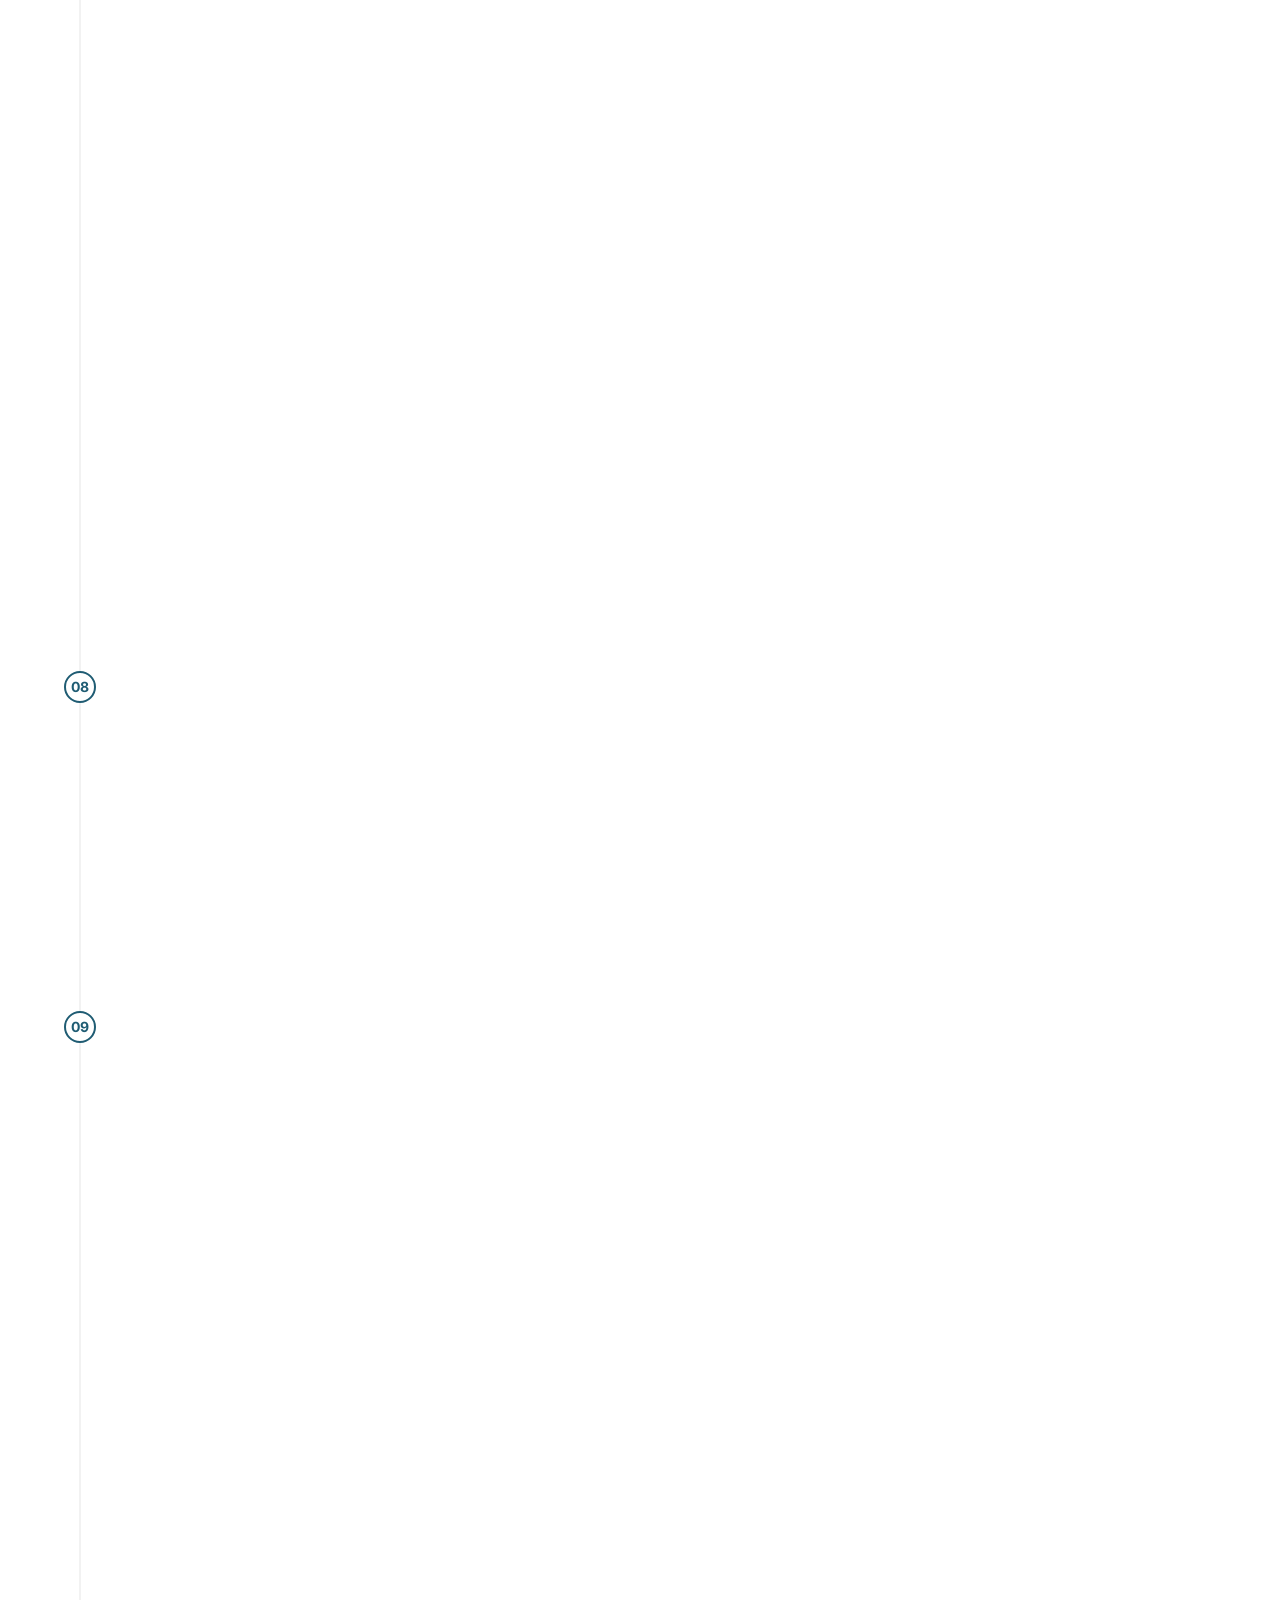
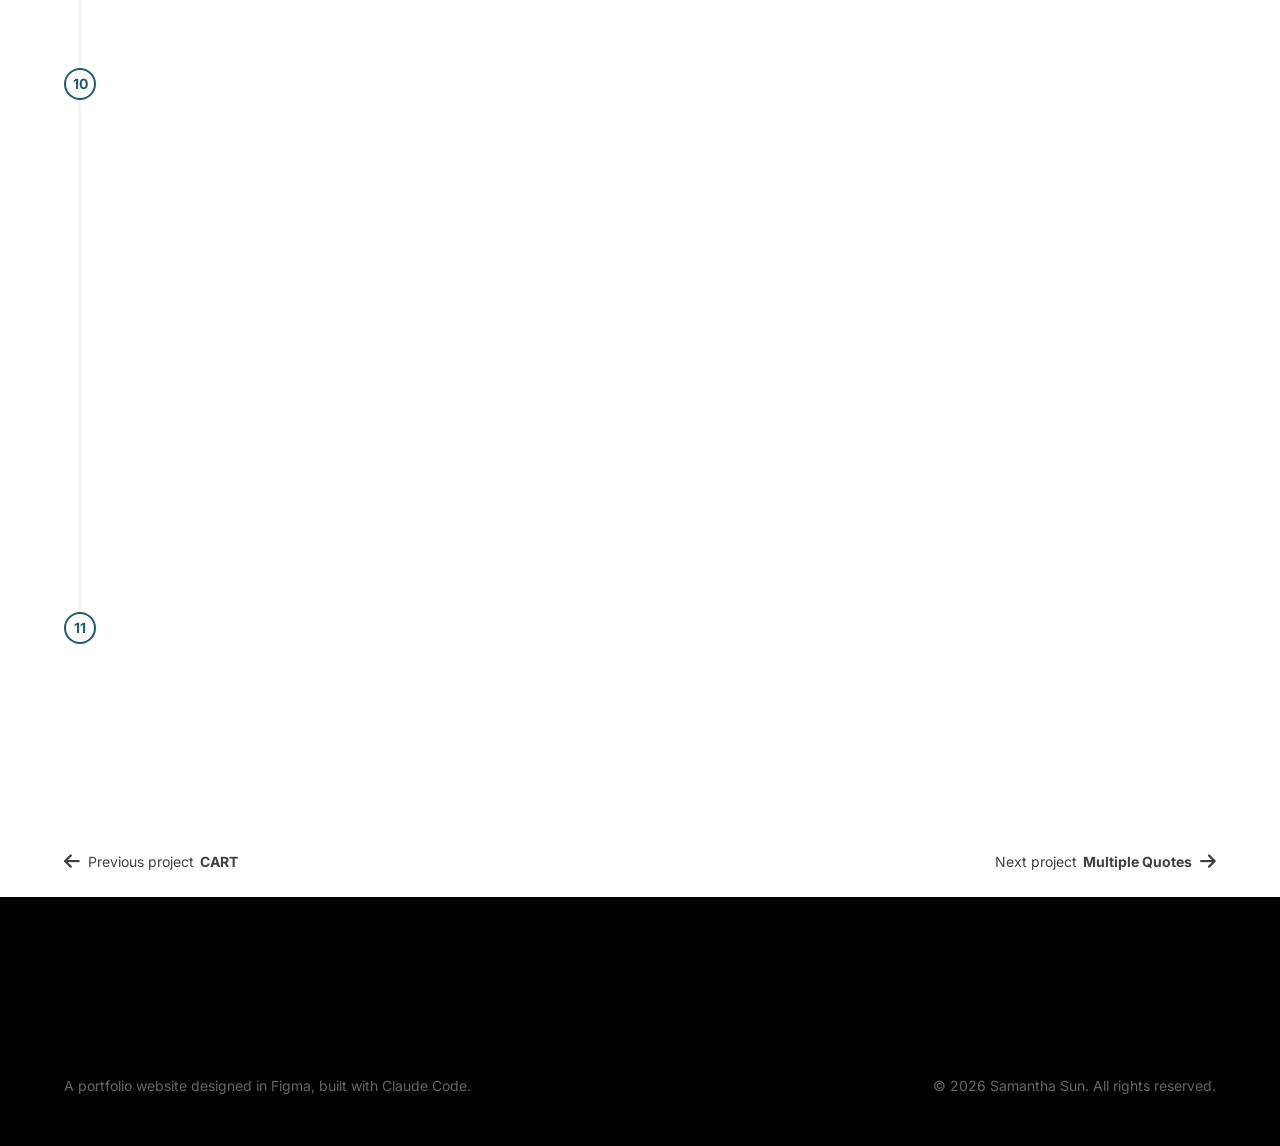
<file: observations.html>
<!DOCTYPE html>
<html lang="en">
<head>
  <meta charset="UTF-8" />
  <meta name="viewport" content="width=device-width, initial-scale=1.0" />
  <title>Observation App</title>
  <meta name="description" content="Observation App - Conducting classroom observations across selected institutions. A Cognia project by Samantha Sun." />

  <!-- Link previews -->
  <meta property="og:type" content="website" />
  <meta property="og:title" content="Observation App | Samantha Sun" />
  <meta property="og:description" content="Observation App - Conducting classroom observations across selected institutions. A Cognia project by Samantha Sun." />
  <meta property="og:image" content="https://sam-jf-sun.github.io/portfolio/assets/about/link_preview.jpg" />
  <meta property="og:image:width" content="1200" />
  <meta property="og:image:height" content="630" />
  <meta property="og:image:alt" content="Portrait of Samantha Sun" />
  <meta name="twitter:card" content="summary_large_image" />

  <link rel="icon" type="image/svg+xml" href="data:image/svg+xml,<svg xmlns='http://www.w3.org/2000/svg' viewBox='0 0 32 32'><rect width='32' height='32' rx='8' fill='%23f3ecfd'/><text x='50%25' y='54%25' dominant-baseline='middle' text-anchor='middle' font-family='Inter,sans-serif' font-weight='700' font-size='14' fill='%23784F68'>SS</text></svg>" />

  <link rel="preconnect" href="https://fonts.googleapis.com" />
  <link rel="preconnect" href="https://fonts.gstatic.com" crossorigin />
  <link href="https://fonts.googleapis.com/css2?family=Inter:wght@300;400;500;600;700&family=Open+Sans:wght@400;700&display=swap" rel="stylesheet" />
  <link rel="stylesheet" href="https://cdnjs.cloudflare.com/ajax/libs/font-awesome/6.5.0/css/all.min.css" />
  <link rel="stylesheet" href="styles.css" />
</head>
<body class="project-page theme-observations">

  <!-- NAVBAR -->
  <nav class="navbar" role="navigation" aria-label="Main navigation">
    <div class="nav-inner">
      <a href="index.html" class="nav-logo">Samantha Sun</a>
      <div class="nav-links">
        <div class="nav-dropdown">
          <button type="button" class="nav-dropdown-trigger" aria-haspopup="true" aria-expanded="false">
            Works <i class="fa-solid fa-chevron-down nav-dropdown-caret" aria-hidden="true"></i>
          </button>
          <div class="nav-dropdown-menu" role="menu" aria-label="Projects">
            <a href="cognia-ecosystem.html" role="menuitem">Cognia Ecosystem</a>
            <a href="sizamina.html" role="menuitem">Sizamina</a>
            <a href="cart.html" role="menuitem">CART</a>
            <a href="observations.html" role="menuitem">Observation App</a>
            <a href="multiple-quotes.html" role="menuitem">Multiple Quotes</a>
            <a href="cloudaccounts.html" role="menuitem">Cloud Accounts Portal</a>
            <a href="dashboard.html" role="menuitem">Institutional Dashboard</a>
          </div>
        </div>
        <a href="about.html">About</a>
        <a href="ai-sandbox.html">AI Sandbox</a>
        <a href="index.html#contact" class="nav-cta">Let's Talk</a>
      </div>
      <button class="nav-hamburger" aria-label="Toggle mobile menu" aria-expanded="false">
        <i class="fa-solid fa-bars"></i>
      </button>
    </div>
  </nav>

  <div class="nav-mobile-menu" role="navigation" aria-label="Mobile navigation">
    <div class="nav-mobile-links">
      <div class="nav-mobile-dropdown">
        <button type="button" class="nav-mobile-dropdown-trigger" aria-haspopup="true" aria-expanded="false">
          Works <i class="fa-solid fa-chevron-down nav-dropdown-caret" aria-hidden="true"></i>
        </button>
        <div class="nav-mobile-dropdown-menu">
          <a href="cognia-ecosystem.html">Cognia Ecosystem</a>
          <a href="sizamina.html">Sizamina</a>
          <a href="cart.html">CART</a>
          <a href="observations.html">Observation App</a>
          <a href="multiple-quotes.html">Multiple Quotes</a>
          <a href="cloudaccounts.html">Cloud Accounts Portal</a>
          <a href="dashboard.html">Institutional Dashboard</a>
        </div>
      </div>
      <a href="about.html">About</a>
      <a href="ai-sandbox.html">AI Sandbox</a>
      <a href="index.html#contact">Let's Talk</a>
    </div>
  </div>

  <main>

    <!-- PROJECT HERO -->
    <header class="project-hero project-hero-glass project-hero-glass-duo" aria-label="Observation App project overview">
      <img src="assets/observations/main_image1.png" alt="Observation app login screen" class="project-hero-glass-image fade-up" />
      <img src="assets/observations/main_image2.png" alt="Observation app observation list screen" class="project-hero-glass-image fade-up" />
    </header>

    <!-- PROJECT INFO -->
    <section class="project-info-section" aria-label="Project overview and metadata">
      <div class="container">
        <div class="project-info-eyebrow fade-up">Cognia</div>
        <h1 class="project-info-title fade-up stagger-1">
          Conducting classroom observations across selected institutions
        </h1>
        <div class="project-info-year fade-up stagger-2">2025</div>

        <div class="project-info-overview fade-up stagger-3">
          <div class="project-info-eyebrow">Project Overview</div>
          <p class="project-overview-text">
            External evaluators visit classrooms to assess student and teacher performance for institutional accreditation. The observation app provides them with an intuitive interface to document findings in real-time, ensuring accurate assessments without the friction of cumbersome workflows.
          </p>
        </div>

        <div class="project-info-overview fade-up stagger-4">
          <div class="project-info-eyebrow">Required Output</div>
          <p class="project-overview-text">
            Figma mockups showing an improved UX/UI. Later, the brief evolved to migrating the app like-for-like to a newer tech stack, where any design would be additional effort on our side.
          </p>
        </div>

        <div class="project-info-grid">
          <div class="project-info-item fade-up stagger-1">
            <div class="project-info-label">My Role</div>
            <div class="project-info-value">Product Designer + BA</div>
          </div>
          <div class="project-info-item fade-up stagger-2">
            <div class="project-info-label">Project</div>
            <div class="project-info-value">Observation App</div>
          </div>
          <div class="project-info-item fade-up stagger-3">
            <div class="project-info-label">Team</div>
            <div class="project-info-value">Project Manager + Product Designers</div>
          </div>
          <div class="project-info-item fade-up stagger-4">
            <div class="project-info-label">Duration</div>
            <div class="project-info-value"><span class="duration-months">12 months</span><span class="duration-range">July 2025 – Present</span></div>
          </div>
        </div>
      </div>
    </section>

    <!-- MY IMPACT -->
    <section class="impact-section" aria-label="My impact on this project">
      <div class="container">
        <div class="fade-up">
          <h2 class="section-heading">My Impact</h2>
        </div>
        <div class="impact-list">

          <div class="impact-item fade-up stagger-1">
            <div class="impact-number">01</div>
            <div class="impact-content-title">Gathered SME Requirements</div>
            <div class="impact-content-text">Captured key business needs to guide the solution</div>
          </div>

          <div class="impact-item fade-up stagger-2">
            <div class="impact-number">02</div>
            <div class="impact-content-title">Validated Concepts with Stakeholders</div>
            <div class="impact-content-text">Incorporated early feedback from the solution architect and end users</div>
          </div>

          <div class="impact-item fade-up stagger-3">
            <div class="impact-number">03</div>
            <div class="impact-content-title">Enhanced UX and Modernised UI</div>
            <div class="impact-content-text">Simplified user flows and updated the interface for clarity and usability</div>
          </div>

          <div class="impact-item fade-up stagger-4">
            <div class="impact-number">04</div>
            <div class="impact-content-title">Supported Tech Stack Migration</div>
            <div class="impact-content-text">Helped migrate the existing app to a newer tech stack by implementing brand colours, typography and UI enhancements</div>
          </div>

        </div>
      </div>
    </section>

    <!-- PROBLEM STATEMENT -->
    <section class="problem-section" aria-label="Problem statement">
      <div class="container">
        <div class="problem-label fade-up">Problem Statement</div>
        <p class="problem-text fade-up stagger-1">
          External evaluators and school-based observers struggle with an outdated and cluttered interface when documenting classroom observations. During live classroom assessments, they must quickly capture student behaviours against predefined criteria while events unfold in real-time. The current app's visual clutter slows them down, creating frustration and cognitive load. When the interface gets in the way, evaluators risk missing important behaviours or recording incomplete information, compromising the accuracy of their assessments.
        </p>
      </div>
    </section>

    <!-- SOLUTION TIMELINE -->
    <section class="timeline-section" aria-label="Solution timeline">
      <div class="container">
        <div class="timeline">
          <div class="timeline-track"></div>
          <div class="timeline-progress"></div>

          <!-- 01 -->
          <div class="timeline-item" aria-label="Solution: Requirements Gathering">
            <div class="timeline-marker"><span class="timeline-dot">01</span></div>
            <div class="timeline-content">
              <h2 class="solution-title fade-up stagger-1">Requirements Gathering</h2>
              <p class="solution-text fade-up stagger-2">
                We had the opportunity to meet with several subject matter experts to gather their insights and requirements. During our discussions, we aimed to fully understand the challenges they are currently facing with the observation app.
              </p>
            </div>
          </div>

          <!-- 02 -->
          <div class="timeline-item" aria-label="Solution: Reviewing Existing Screens">
            <div class="timeline-marker"><span class="timeline-dot">02</span></div>
            <div class="timeline-content">
              <h2 class="solution-title fade-up stagger-1">Reviewing Existing Screens</h2>
              <p class="solution-text fade-up stagger-2">
                We were provided with screenshots of the existing app, and it became clear that it felt quite outdated. The dense text and lack of visual hierarchy are significant issues that we needed to address to enhance the user experience.
              </p>
            </div>
            <div class="timeline-image">
              <div class="solution-image-wrap fade-up stagger-3">
                <img src="assets/observations/existing_flow.png" alt="Existing app flow for creating an observation" class="solution-image" style="margin-top: 0;" />
                <div class="solution-image-caption">Current flow for creating an observation</div>
              </div>
            </div>
          </div>

          <!-- 03 -->
          <div class="timeline-item" aria-label="Solution: Merging Two Apps">
            <div class="timeline-marker"><span class="timeline-dot">03</span></div>
            <div class="timeline-content">
              <h2 class="solution-title fade-up stagger-1">Merging Two Apps</h2>
              <p class="solution-text fade-up stagger-2">
                Another app, built separately from the observation app, serves the same purpose but is used by a different audience. Our goal was to integrate this app into the observation app for centralised data capture.
              </p>
            </div>
            <div class="timeline-image">
              <div class="solution-image-wrap fade-up stagger-3">
                <img src="assets/observations/merging_app.png" alt="The eProve workspace app interface being merged into Observations" class="solution-image" style="margin-top: 0; max-width: 280px;" />
                <div class="solution-image-caption">The eProve workspace app being merged in</div>
              </div>
            </div>
          </div>

          <!-- 04 -->
          <div class="timeline-item" aria-label="Solution: User Flow">
            <div class="timeline-marker"><span class="timeline-dot">04</span></div>
            <div class="timeline-content">
              <h2 class="solution-title fade-up stagger-1">User Flow</h2>
              <p class="solution-text fade-up stagger-2">
                Mapping the user journey provided valuable insights into how observations are conducted in the classroom. It was essential to grasp the review flow and its connection to the observation process, especially as we prepare for the integration of the apps.
              </p>
            </div>
            <div class="timeline-image">
              <div class="solution-images-grid" style="grid-template-columns: 1fr;">
                <div class="solution-image-wrap fade-up stagger-3">
                  <img src="assets/observations/user_flow1.png" alt="User flow diagram for observation process" class="solution-image" style="margin-top: 0;" />
                  <div class="solution-image-caption">User flow diagram for the observation process</div>
                </div>
                <div class="solution-image-wrap fade-up stagger-3">
                  <img src="assets/observations/user_flow2.png" alt="Review flow connection diagram for the accreditation process" class="solution-image" style="margin-top: 0;" />
                  <div class="solution-image-caption">Review flow connection diagram for accreditation</div>
                </div>
              </div>
            </div>
          </div>

          <!-- 05 -->
          <div class="timeline-item" aria-label="Solution: Prototyping Designs">
            <div class="timeline-marker"><span class="timeline-dot">05</span></div>
            <div class="timeline-content">
              <h2 class="solution-title fade-up stagger-1">Prototyping Designs</h2>
              <p class="solution-text fade-up stagger-2">
                To effectively communicate with our client, we created a prototype in Figma. This allows stakeholders to quickly understand the proposed concepts and provide timely feedback. The new design features a more accessible colour scheme from the Cognia brand, promoting a modern and clean aesthetic. Interactions are more intuitive, guiding users seamlessly from the start.
              </p>
            </div>
            <div class="timeline-image">
              <div class="solution-image-wrap fade-up stagger-3">
                <video src="assets/observations/observations.mov" class="solution-image" autoplay loop muted playsinline controls onclick="this.requestFullscreen(); this.play();" style="margin-top: 0; cursor: pointer; border-radius: 50px; max-width: 300px;"></video>
                <div class="solution-image-caption">Prototype walkthrough</div>
              </div>
            </div>
          </div>

          <!-- 06 -->
          <div class="timeline-item" aria-label="Solution: Project Paused">
            <div class="timeline-marker"><span class="timeline-dot">06</span></div>
            <div class="timeline-content">
              <h2 class="solution-title fade-up stagger-1">Project Paused</h2>
              <p class="solution-text fade-up stagger-2">
                Like many projects in the real world, this one was paused as other features took priority. By the time we returned to it, the colour and brand needed to be updated to stay aligned with Cognia's evolving identity.
              </p>
            </div>
          </div>

          <!-- 07 -->
          <div class="timeline-item" id="step-07" aria-label="Solution: Experimenting with AI">
            <div class="timeline-marker"><span class="timeline-dot">07</span></div>
            <div class="timeline-content">
              <h2 class="solution-title fade-up stagger-1">Experimenting with AI</h2>
              <p class="solution-text fade-up stagger-2">
                As an experiment with AI, I attempted to rather create the updated observation app in Claude Code. The live prototype was built in Next.js using shadcn components to match the current dev environment, versioned in GitHub and deployed through AWS. I also created my own npm package to house the CSS styling exported from Figma, alongside design rules documented in markdown files.
              </p>
            </div>
            <div class="timeline-image">
              <a href="https://main.dinbaf3qb0jfm.amplifyapp.com/eleot" target="_blank" rel="noopener noreferrer" class="prototype-link-card fade-up stagger-3" style="max-width: 450px;">
                <div class="prototype-link-icon"><i class="fa-solid fa-arrow-up-right-from-square"></i></div>
                <div class="prototype-link-text">
                  <div class="prototype-link-label">Live Prototype</div>
                  <div class="prototype-link-url">main.dinbaf3qb0jfm.amplifyapp.com/eleot</div>
                </div>
                <i class="fa-solid fa-arrow-right prototype-link-arrow"></i>
              </a>
              <div class="solution-image-wrap fade-up stagger-4" style="margin-top: 20px;">
                <img src="assets/observations/github_repo_npm_package.png" alt="GitHub repository for the npm design package" class="solution-image" style="margin-top: 0; max-width: 450px;" />
                <div class="solution-image-caption">GitHub repo for the npm design package</div>
              </div>
            </div>
          </div>

          <!-- 08 -->
          <div class="timeline-item" aria-label="Solution: Blurring Design and Development">
            <div class="timeline-marker"><span class="timeline-dot">08</span></div>
            <div class="timeline-content">
              <h2 class="solution-title fade-up stagger-1">Blurring Design and Development</h2>
              <p class="solution-text fade-up stagger-2">
                With a designer now prototyping in real code, using the same tech stack as developers, I got curious about how far that responsibility could bleed into development. Instead of reviewing a developer's code during QA, could we just adjust the UI ourselves? Unfortunately, having a designer spend that much time in the codebase wasn't well received given our tight timelines. Still, it was a lesson learnt: perhaps someday AI can streamline the workflow between designers and developers, cutting down the back-and-forth of QA reviews.
              </p>
            </div>
          </div>

          <!-- 09 -->
          <div class="timeline-item" aria-label="Solution: Back to Figma">
            <div class="timeline-marker"><span class="timeline-dot">09</span></div>
            <div class="timeline-content">
              <h2 class="solution-title fade-up stagger-1">Back to Figma</h2>
              <p class="solution-text fade-up stagger-2">
                I reverted back to Figma, designing updated screens for Observations and enhancing the UI to also be desktop focused.
              </p>
            </div>
            <div class="timeline-image">
              <div class="solution-images-grid">
                <div class="solution-image-wrap fade-up stagger-3">
                  <img src="assets/observations/new_observation_screen.png" alt="New desktop-focused observation screen design" class="solution-image" style="margin-top: 0;" />
                  <div class="solution-image-caption">New observation screen, designed for desktop</div>
                </div>
                <div class="solution-image-wrap fade-up stagger-3">
                  <img src="assets/observations/new_observation_template.png" alt="New desktop-focused observation template design" class="solution-image" style="margin-top: 0;" />
                  <div class="solution-image-caption">New observation template, designed for desktop</div>
                </div>
              </div>
            </div>
          </div>

          <!-- 10 -->
          <div class="timeline-item" aria-label="Solution: Design and Dev Misalignment">
            <div class="timeline-marker"><span class="timeline-dot">10</span></div>
            <div class="timeline-content">
              <h2 class="solution-title fade-up stagger-1">Design and Dev Misalignment</h2>
              <p class="solution-text fade-up stagger-2">
                Unfortunately, design and development were not aligned due to time constraints, leaving us yet again with a mismatch between the intended design and the shipped output.
              </p>
            </div>
            <div class="timeline-image">
              <div class="solution-images-grid">
                <div class="solution-image-wrap fade-up stagger-3">
                  <img src="assets/observations/review 1.png" alt="Review of the Observations landing page" class="solution-image" style="margin-top: 0;" />
                  <div class="solution-image-caption">Dev (left) vs. design (right): landing page</div>
                </div>
                <div class="solution-image-wrap fade-up stagger-3">
                  <img src="assets/observations/review 2.png" alt="Review of the selecting observation type page" class="solution-image" style="margin-top: 0;" />
                  <div class="solution-image-caption">Dev (left) vs. design (right): observation type page</div>
                </div>
              </div>
            </div>
          </div>

          <!-- 11 -->
          <div class="timeline-item" aria-label="Solution: Current State">
            <div class="timeline-marker"><span class="timeline-dot">11</span></div>
            <div class="timeline-content">
              <h2 class="solution-title fade-up stagger-1">Current State</h2>
              <p class="solution-text fade-up stagger-2">
                The requirement was to migrate the app like-for-like onto a newer tech stack, so from a development perspective, the initial release was successful. Next steps are for the team to start implementing the UI/UX changes based on my detailed review.
              </p>
            </div>
          </div>

        </div>
      </div>
    </section>

    <!-- BACK NAVIGATION -->
    <div class="back-nav">
      <div class="container back-nav-row">
        <a href="cart.html" class="prev-link">
          <i class="fa-solid fa-arrow-left"></i>
          <span class="next-link-text">
            <span class="next-link-label">Previous project</span>
            <span class="next-link-name">CART</span>
          </span>
        </a>
        <a href="multiple-quotes.html" class="next-link">
          <span class="next-link-text">
            <span class="next-link-label">Next project</span>
            <span class="next-link-name">Multiple Quotes</span>
          </span>
          <i class="fa-solid fa-arrow-right"></i>
        </a>
      </div>
    </div>

  </main>

  <!-- FOOTER -->
  <footer id="contact" class="site-footer" aria-label="Contact and footer">
    <div class="footer-inner">
      <div class="footer-top-row">
        <h2 class="footer-heading fade-up">Let's talk!</h2>
        <div class="footer-contact fade-up stagger-1">
          <div class="footer-contact-row">
            <div class="footer-email-copy-wrap">
              <button type="button" class="footer-email-copy" aria-label="Copy email address" data-email="samantha.sun89@gmail.com">
                <i class="fa-solid fa-envelope"></i>
                <span>Email</span>
              </button>
              <span class="footer-email-tooltip" role="status" aria-live="polite">Copied!</span>
            </div>
          </div>
          <div class="footer-social">
            <a href="https://www.instagram.com/samw.ise_/" class="footer-social-link" aria-label="Instagram" target="_blank" rel="noopener noreferrer">
              <img src="assets/icons/instagram.svg" alt="" class="footer-social-icon" />
            </a>
            <a href="https://www.linkedin.com/in/samantha-jf-sun/" class="footer-social-link" aria-label="LinkedIn" target="_blank" rel="noopener noreferrer">
              <img src="assets/icons/linkedin.svg" alt="" class="footer-social-icon" />
            </a>
          </div>
        </div>
      </div>
      <div class="footer-legal">
        <p class="footer-copyright">A portfolio website designed in Figma, built with Claude Code.</p>
        <p class="footer-copyright">© 2026 Samantha Sun. All rights reserved.</p>
      </div>
    </div>
  </footer>

  <script src="script.js"></script>
    <script data-goatcounter="https://samsun.goatcounter.com/count"
            async src="//gc.zgo.at/count.js"></script>
</body>
</html>
</file>
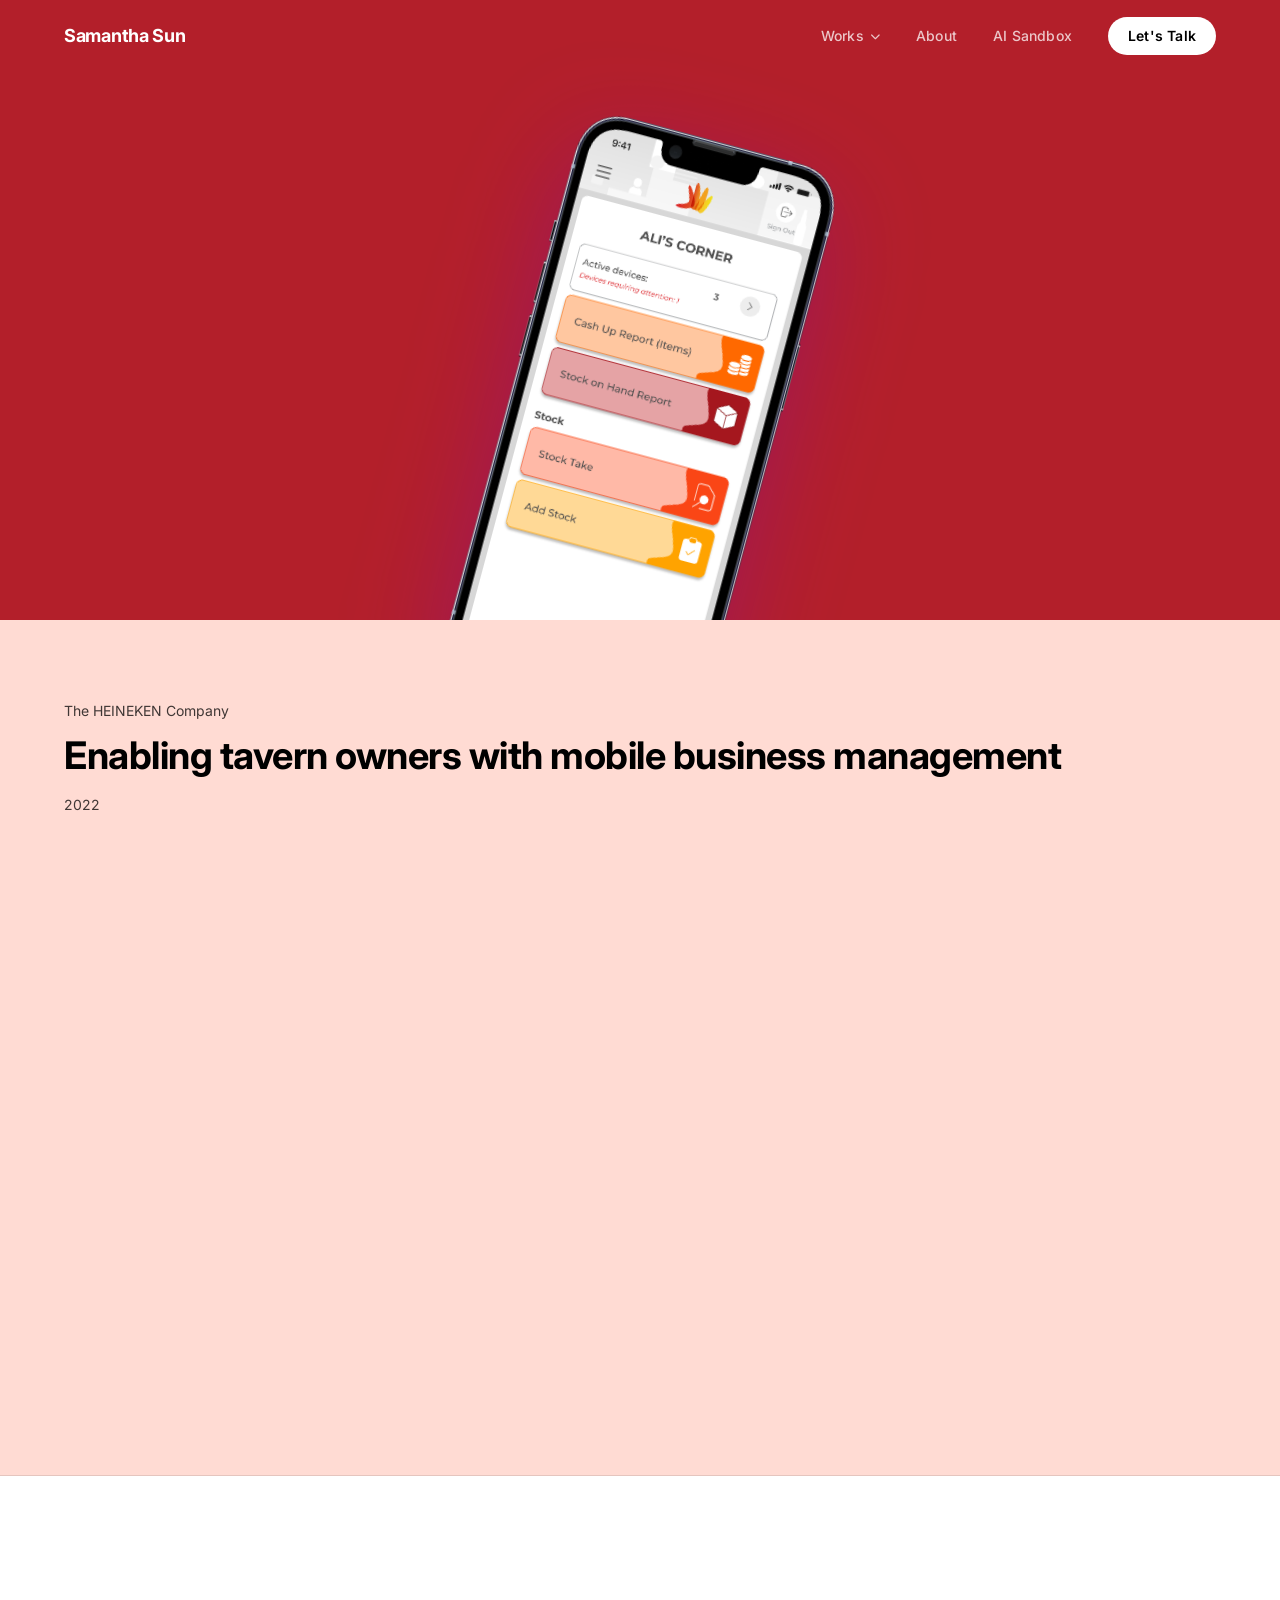
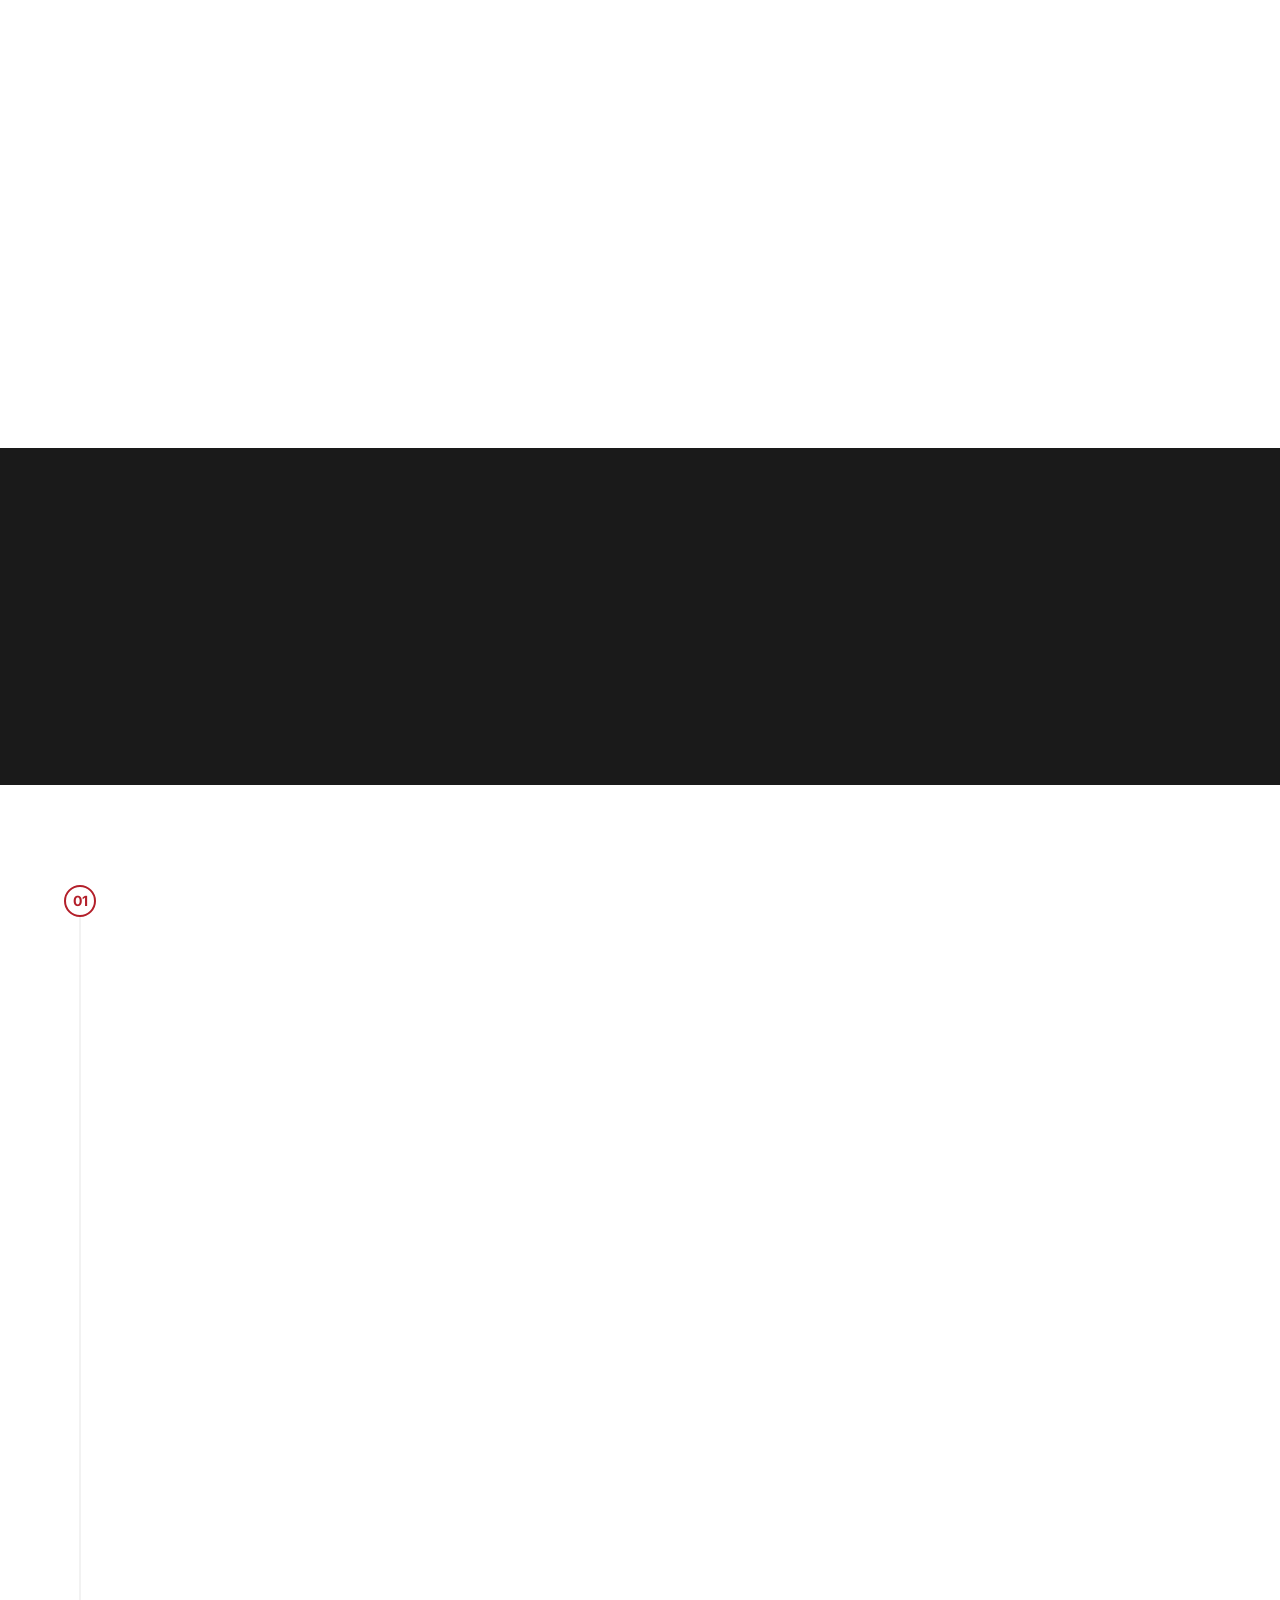
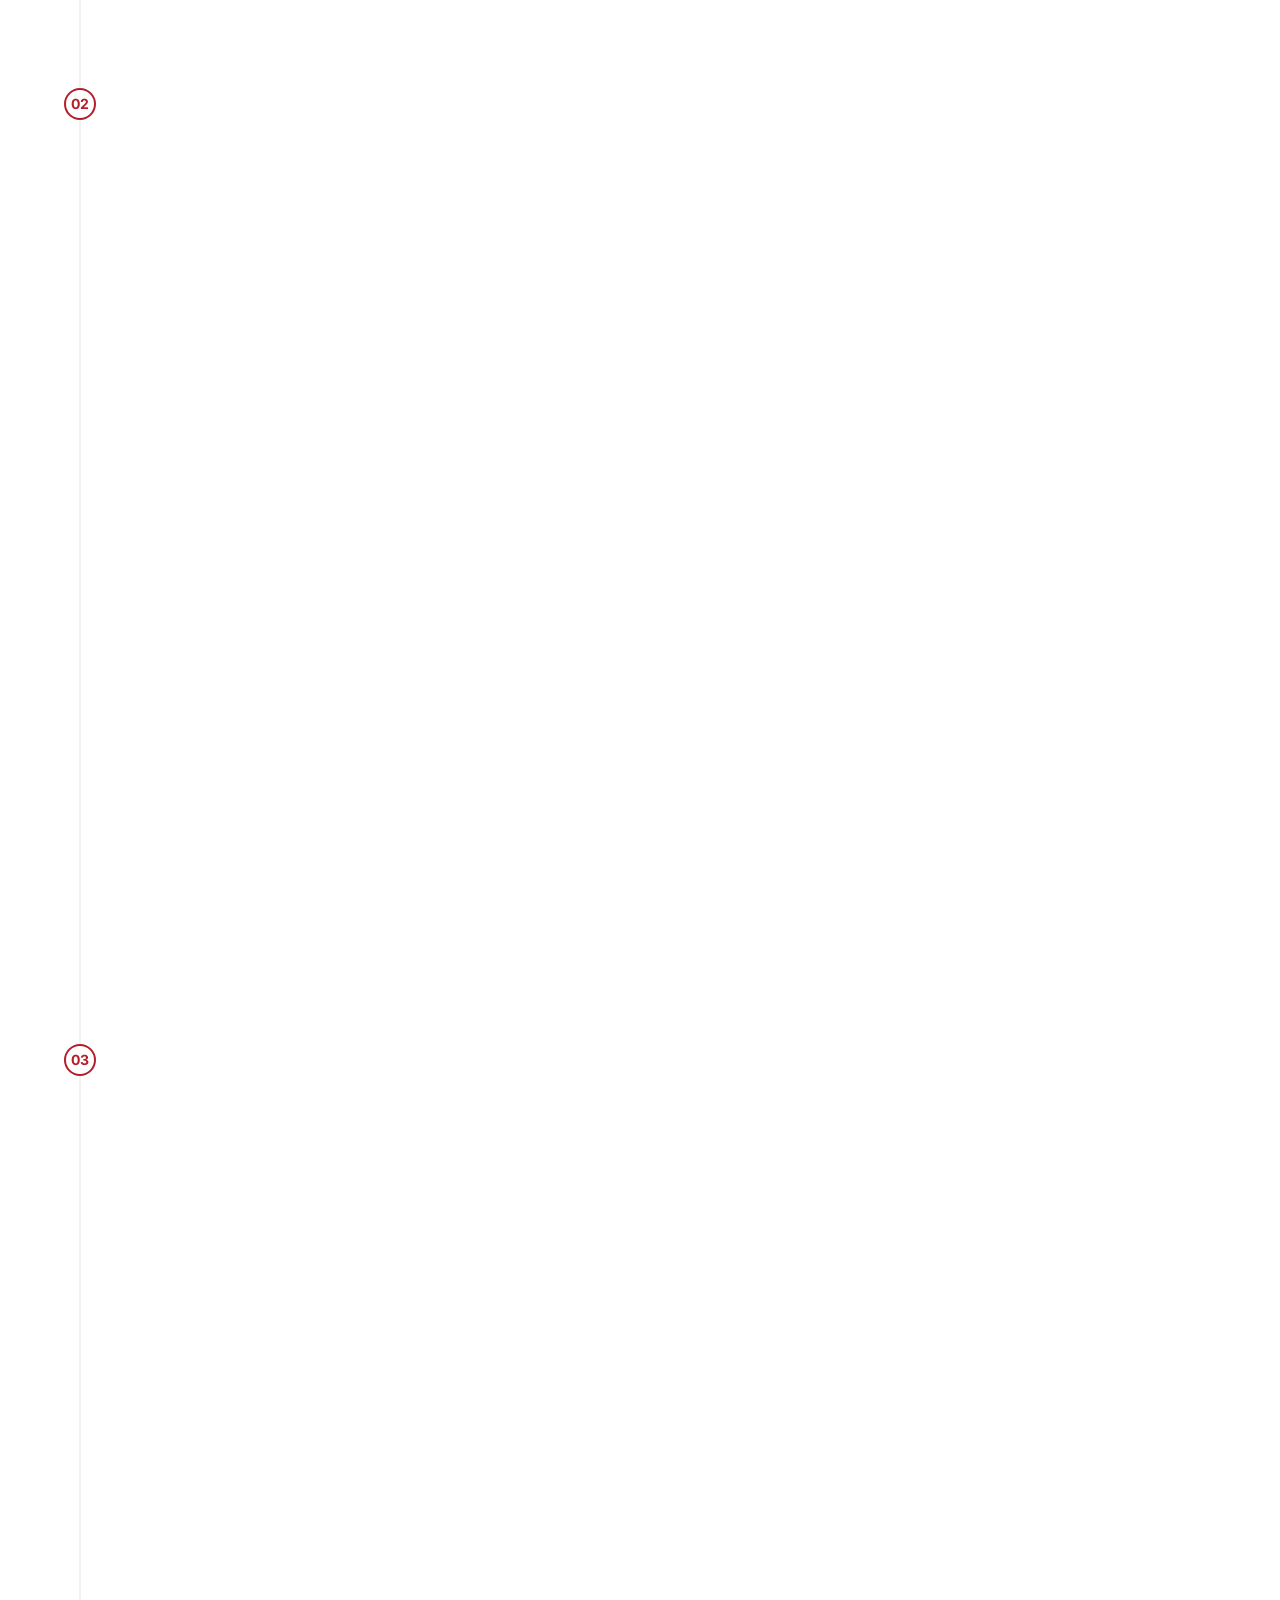
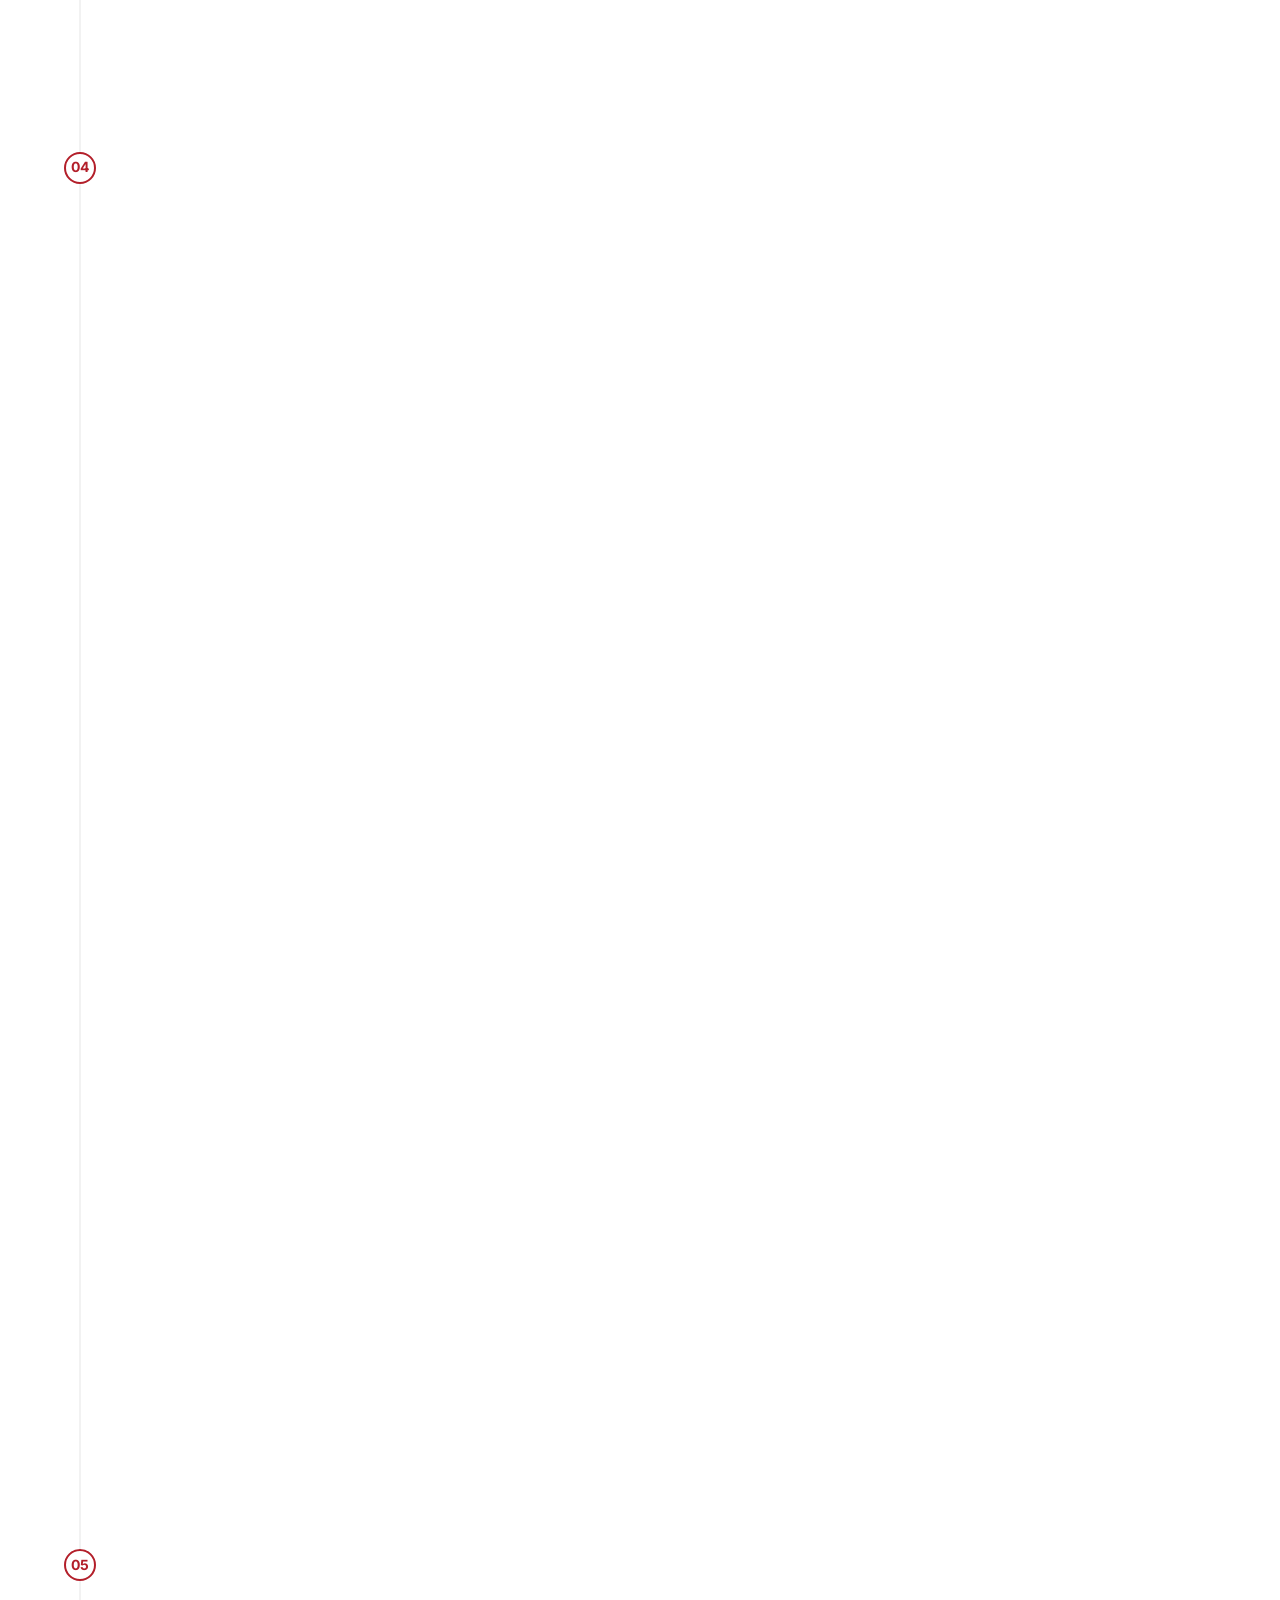
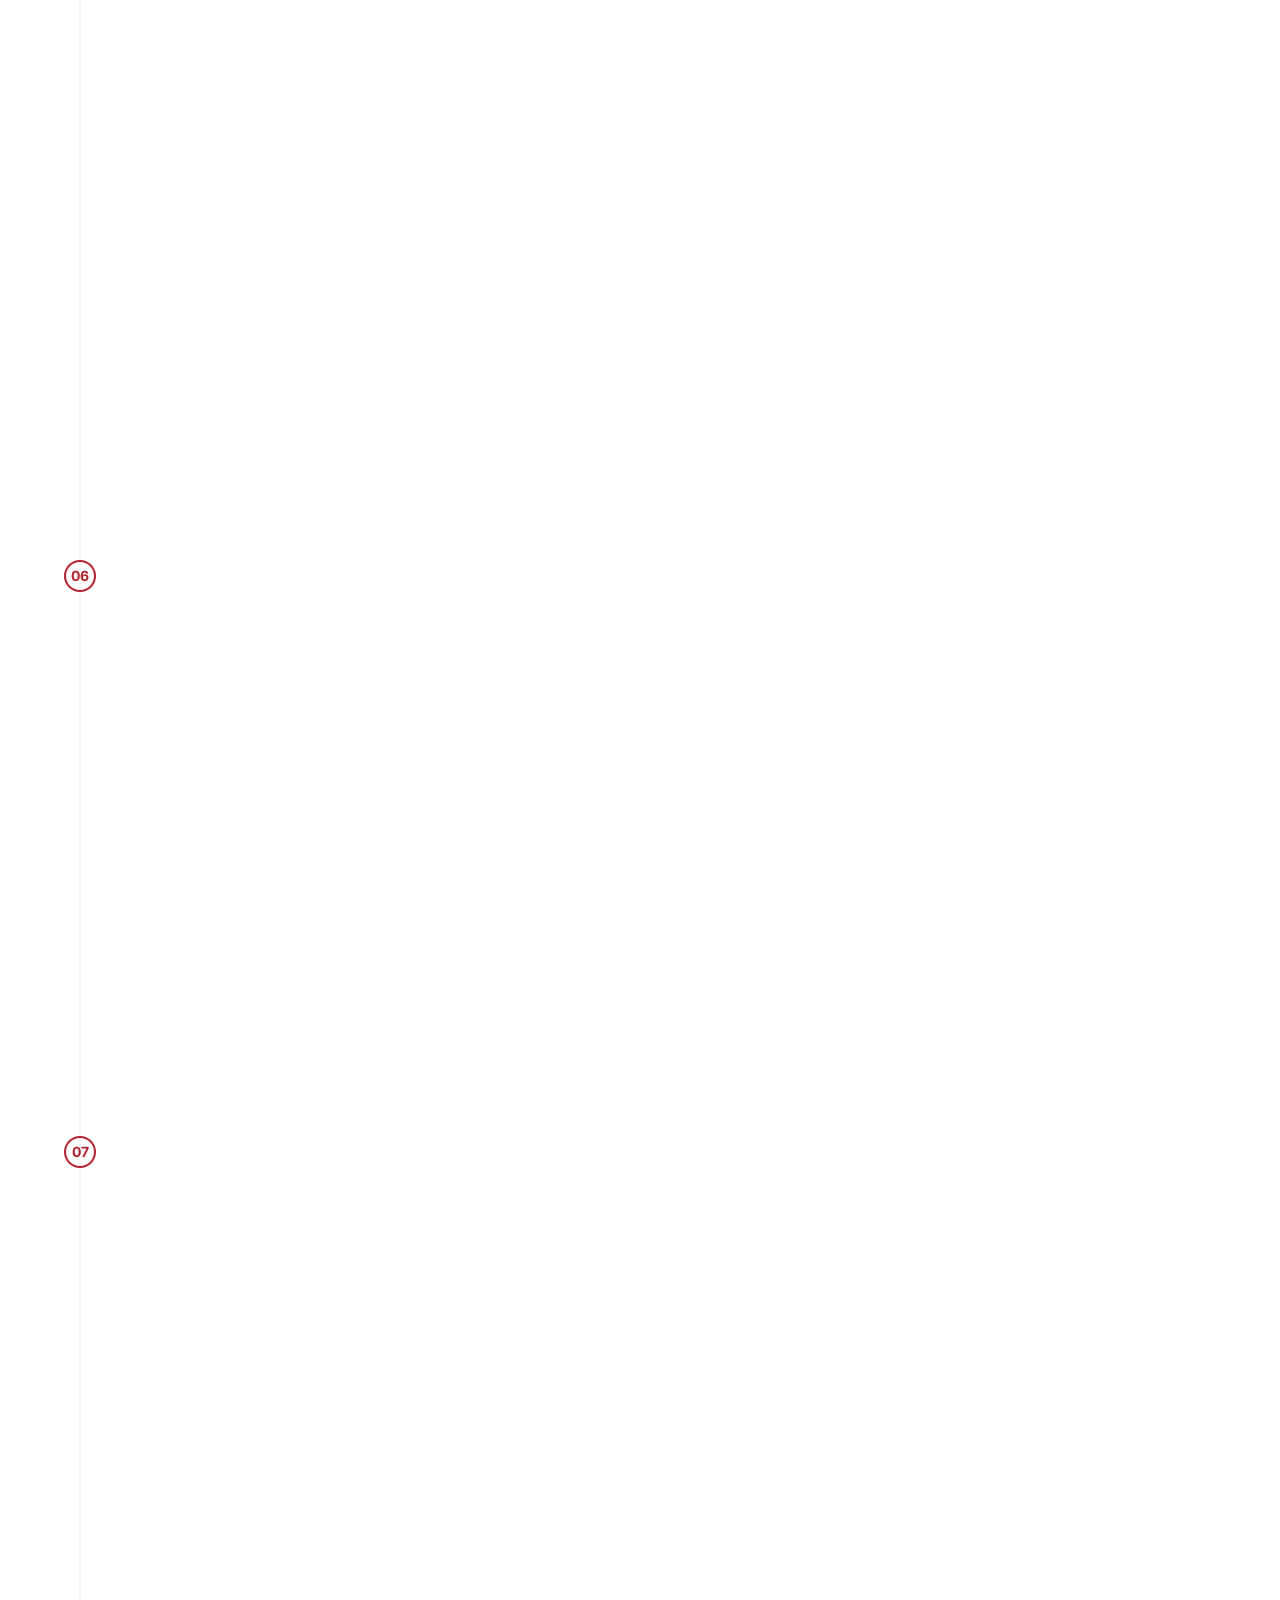
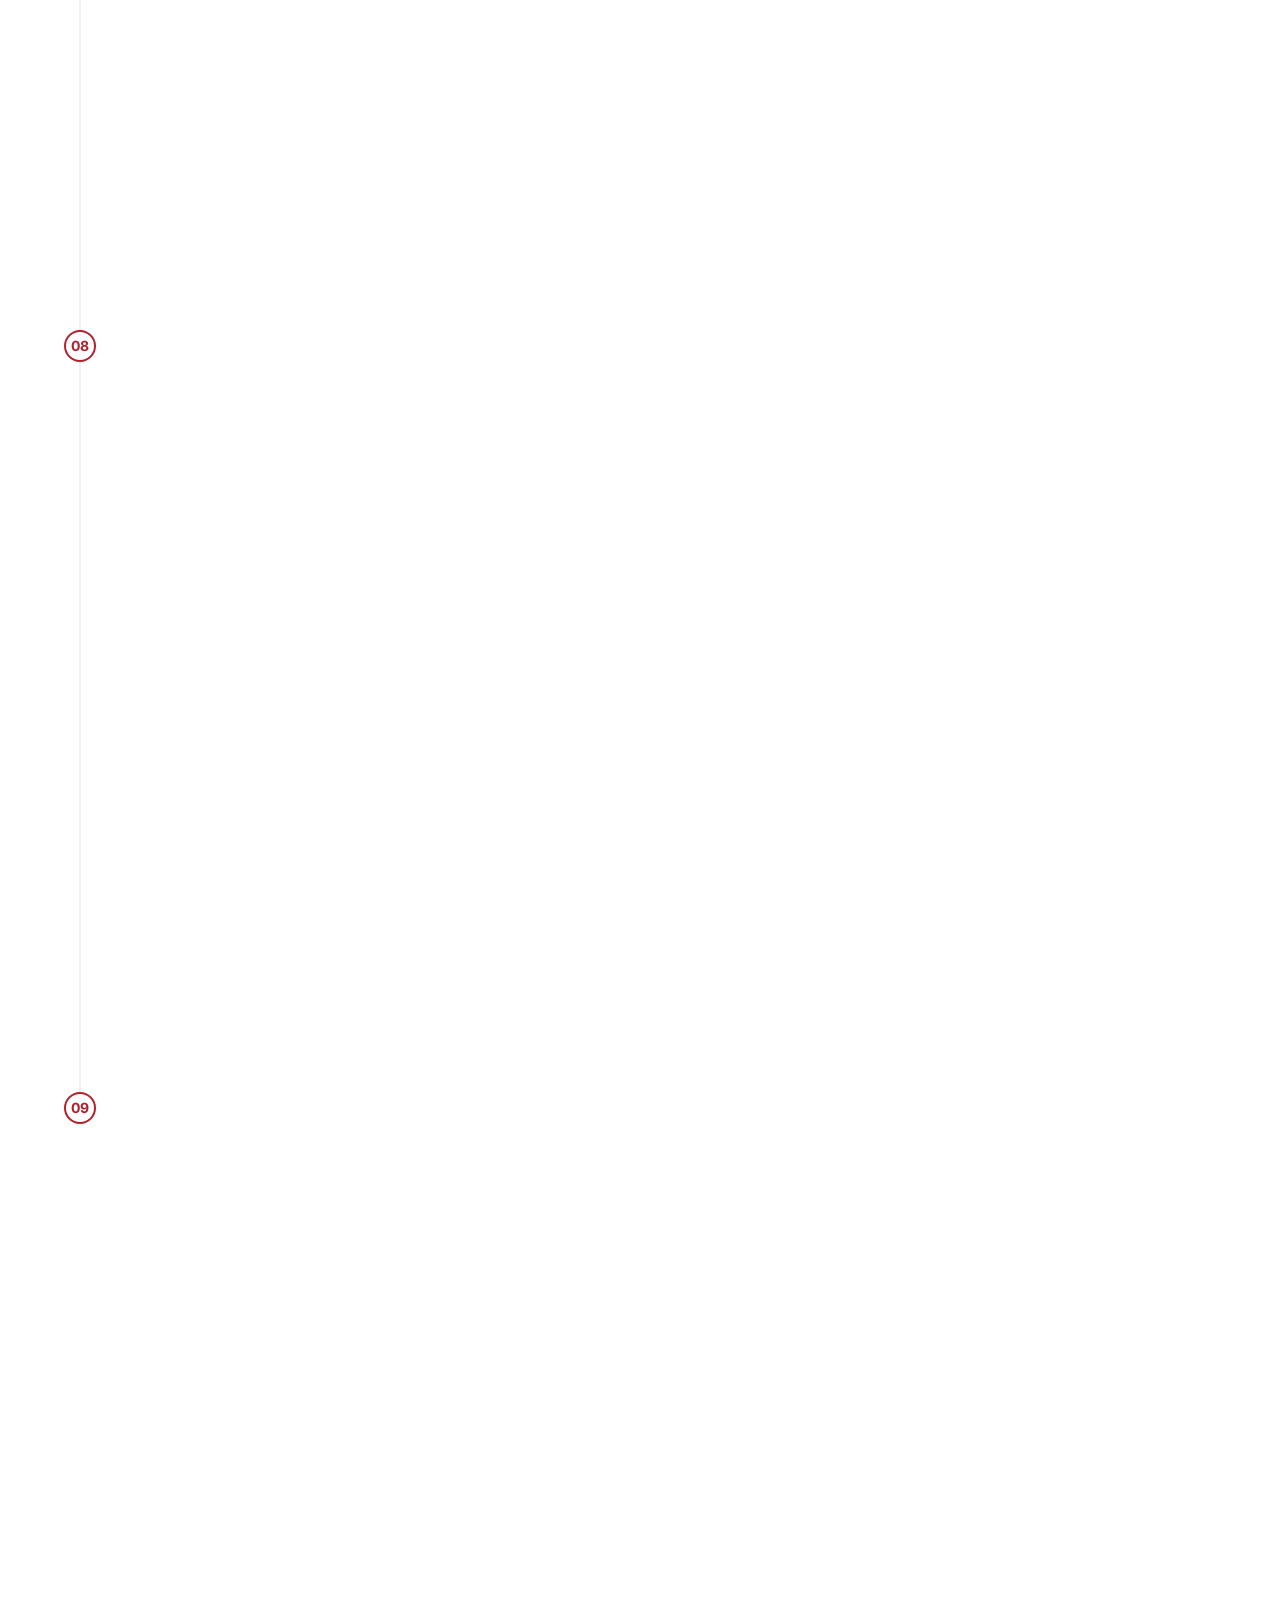
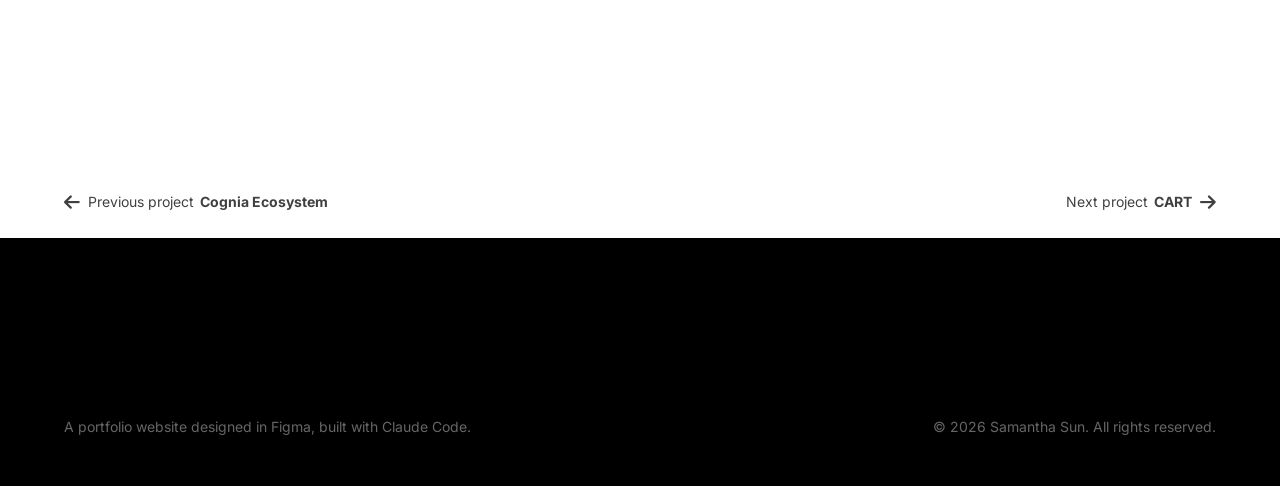
<file: sizamina.html>
<!DOCTYPE html>
<html lang="en">
<head>
  <meta charset="UTF-8" />
  <meta name="viewport" content="width=device-width, initial-scale=1.0" />
  <title>Sizamina</title>
  <meta name="description" content="Sizamina - Enabling tavern owners with mobile business management. A HEINEKEN Company project by Samantha Sun." />

  <!-- Link previews -->
  <meta property="og:type" content="website" />
  <meta property="og:title" content="Sizamina | Samantha Sun" />
  <meta property="og:description" content="Sizamina - Enabling tavern owners with mobile business management. A HEINEKEN Company project by Samantha Sun." />
  <meta property="og:image" content="https://sam-jf-sun.github.io/portfolio/assets/about/link_preview.jpg" />
  <meta property="og:image:width" content="1200" />
  <meta property="og:image:height" content="630" />
  <meta property="og:image:alt" content="Portrait of Samantha Sun" />
  <meta name="twitter:card" content="summary_large_image" />

  <link rel="icon" type="image/svg+xml" href="data:image/svg+xml,<svg xmlns='http://www.w3.org/2000/svg' viewBox='0 0 32 32'><rect width='32' height='32' rx='8' fill='%23f3ecfd'/><text x='50%25' y='54%25' dominant-baseline='middle' text-anchor='middle' font-family='Inter,sans-serif' font-weight='700' font-size='14' fill='%23784F68'>SS</text></svg>" />

  <link rel="preconnect" href="https://fonts.googleapis.com" />
  <link rel="preconnect" href="https://fonts.gstatic.com" crossorigin />
  <link href="https://fonts.googleapis.com/css2?family=Inter:wght@300;400;500;600;700&family=Open+Sans:wght@400;700&display=swap" rel="stylesheet" />
  <link rel="stylesheet" href="https://cdnjs.cloudflare.com/ajax/libs/font-awesome/6.5.0/css/all.min.css" />
  <link rel="stylesheet" href="styles.css" />
</head>
<body class="project-page theme-sizamina">

  <!-- NAVBAR -->
  <nav class="navbar" role="navigation" aria-label="Main navigation">
    <div class="nav-inner">
      <a href="index.html" class="nav-logo">Samantha Sun</a>
      <div class="nav-links">
        <div class="nav-dropdown">
          <button type="button" class="nav-dropdown-trigger" aria-haspopup="true" aria-expanded="false">
            Works <i class="fa-solid fa-chevron-down nav-dropdown-caret" aria-hidden="true"></i>
          </button>
          <div class="nav-dropdown-menu" role="menu" aria-label="Projects">
            <a href="cognia-ecosystem.html" role="menuitem">Cognia Ecosystem</a>
            <a href="sizamina.html" role="menuitem">Sizamina</a>
            <a href="cart.html" role="menuitem">CART</a>
            <a href="observations.html" role="menuitem">Observation App</a>
            <a href="multiple-quotes.html" role="menuitem">Multiple Quotes</a>
            <a href="cloudaccounts.html" role="menuitem">Cloud Accounts Portal</a>
            <a href="dashboard.html" role="menuitem">Institutional Dashboard</a>
          </div>
        </div>
        <a href="about.html">About</a>
        <a href="ai-sandbox.html">AI Sandbox</a>
        <a href="index.html#contact" class="nav-cta">Let's Talk</a>
      </div>
      <button class="nav-hamburger" aria-label="Toggle mobile menu" aria-expanded="false">
        <i class="fa-solid fa-bars"></i>
      </button>
    </div>
  </nav>

  <div class="nav-mobile-menu" role="navigation" aria-label="Mobile navigation">
    <div class="nav-mobile-links">
      <div class="nav-mobile-dropdown">
        <button type="button" class="nav-mobile-dropdown-trigger" aria-haspopup="true" aria-expanded="false">
          Works <i class="fa-solid fa-chevron-down nav-dropdown-caret" aria-hidden="true"></i>
        </button>
        <div class="nav-mobile-dropdown-menu">
          <a href="cognia-ecosystem.html">Cognia Ecosystem</a>
          <a href="sizamina.html">Sizamina</a>
          <a href="cart.html">CART</a>
          <a href="observations.html">Observation App</a>
          <a href="multiple-quotes.html">Multiple Quotes</a>
          <a href="cloudaccounts.html">Cloud Accounts Portal</a>
          <a href="dashboard.html">Institutional Dashboard</a>
        </div>
      </div>
      <a href="about.html">About</a>
      <a href="ai-sandbox.html">AI Sandbox</a>
      <a href="index.html#contact">Let's Talk</a>
    </div>
  </div>

  <main>

    <!-- PROJECT HERO -->
    <header class="project-hero project-hero-glass" aria-label="Sizamina project overview">
      <img src="assets/sizamina/top_main_image.png" alt="Sizamina mobile app mockup" class="project-hero-glass-image project-hero-glass-image-tilt project-hero-glass-image-crop sizamina-hero-image fade-up" />
    </header>

    <!-- PROJECT INFO -->
    <section class="project-info-section" aria-label="Project overview and metadata">
      <div class="container">
        <div class="project-info-eyebrow fade-up">The HEINEKEN Company</div>
        <h1 class="project-info-title fade-up stagger-1">
          Enabling tavern owners with mobile business management
        </h1>
        <div class="project-info-year fade-up stagger-2">2022</div>

        <div class="project-info-overview fade-up stagger-3">
          <div class="project-info-eyebrow">Project Overview</div>
          <p class="project-overview-text">
            For tavern owners who balance business demands with daily life, losing track of stock means lost revenue and constant worry. Sizamina gives these entrepreneurs secure, mobile access to their inventory, enabling them to monitor stock levels, make informed decisions and run their businesses confidently from anywhere.
          </p>
        </div>

        <div class="project-info-overview fade-up stagger-4">
          <div class="project-info-eyebrow">Required Output</div>
          <p class="project-overview-text">
            A live deployed mobile app across 5 pilot outlets in Johannesburg.
          </p>
        </div>

        <div class="project-info-grid">
          <div class="project-info-item fade-up stagger-1">
            <div class="project-info-label">My Role</div>
            <div class="project-info-value">Team Lead, Product Owner + Product Designer</div>
          </div>
          <div class="project-info-item fade-up stagger-2">
            <div class="project-info-label">Project</div>
            <div class="project-info-value">'Sizamina' the essence of help</div>
          </div>
          <div class="project-info-item fade-up stagger-3">
            <div class="project-info-label">Team</div>
            <div class="project-info-value">Service Delivery Manager, Business Analyst, Team Lead, Developers + Product Designer</div>
          </div>
          <div class="project-info-item fade-up stagger-4">
            <div class="project-info-label">Duration</div>
            <div class="project-info-value"><span class="duration-months">4 months</span><span class="duration-range">June 2022 – Oct 2022</span></div>
          </div>
        </div>
      </div>
    </section>

    <!-- MY IMPACT -->
    <section class="impact-section" aria-label="My impact on this project">
      <div class="container">
        <div class="fade-up">
          <h2 class="section-heading">My Impact</h2>
        </div>
        <div class="impact-list">

          <div class="impact-item fade-up stagger-1">
            <div class="impact-number">01</div>
            <div class="impact-content-title">Led User Research and Co-ordinated Site Visits</div>
            <div class="impact-content-text">Conducted 5 trade site visits with tavern owners for feedback and insights, documenting findings to share with team members</div>
          </div>

          <div class="impact-item fade-up stagger-2">
            <div class="impact-number">02</div>
            <div class="impact-content-title">Created Wireframes and Prototypes</div>
            <div class="impact-content-text">Designed mockups for the team to review, iterate on and validate against end users</div>
          </div>

          <div class="impact-item fade-up stagger-3">
            <div class="impact-number">03</div>
            <div class="impact-content-title">Communicated with Stakeholders</div>
            <div class="impact-content-text">Delivered bi-weekly updates of the project status to keep everyone informed of progress, risks and issues</div>
          </div>

          <div class="impact-item fade-up stagger-4">
            <div class="impact-number">04</div>
            <div class="impact-content-title">Facilitated Backlog Refinement Sessions</div>
            <div class="impact-content-text">Ensured scope was always aligned with business goals and kept track of future enhancements</div>
          </div>

        </div>
      </div>
    </section>

    <!-- PROBLEM STATEMENT -->
    <section class="problem-section" aria-label="Problem statement">
      <div class="container">
        <div class="problem-label fade-up">Problem Statement</div>
        <p class="problem-text fade-up stagger-1">
          Tavern owners lack real-time stock visibility, preventing informed business decisions while balancing daily responsibilities. Without accessible, affordable management tools designed for their context, they struggle to control inventory and optimise operations. Solving this is critical to improve their income stability, reduce waste and enable business growth while maintaining work-life balance.
        </p>
      </div>
    </section>

    <!-- SOLUTION TIMELINE -->
    <section class="timeline-section" aria-label="Solution timeline">
      <div class="container">
        <div class="timeline">
          <div class="timeline-track"></div>
          <div class="timeline-progress"></div>

          <!-- 01 -->
          <div class="timeline-item" aria-label="Solution: The Team">
            <div class="timeline-marker"><span class="timeline-dot">01</span></div>
            <div class="timeline-content">
              <h2 class="solution-title fade-up stagger-1">The Team</h2>
              <p class="solution-text fade-up stagger-2">
                I led a cross-functional team of 16 within a four-month timeline. Drawing on my background as both developer and product designer, I established a strategic partnership with BSG for this development, coordinated delivery across multiple departments and created a product roadmap that balanced immediate business needs with long-term scalability.
              </p>
            </div>
            <div class="timeline-image">
              <div class="solution-image-wrap fade-up stagger-3">
                <img src="assets/sizamina/Sizamina_group_photo.png" alt="Team at kick-off meeting" class="solution-image" style="margin-top: 0; max-width: 650px;" />
                <div class="solution-image-caption">Team at kick-off meeting</div>
              </div>
            </div>
          </div>

          <!-- 02 -->
          <div class="timeline-item" aria-label="Solution: Kicking-off">
            <div class="timeline-marker"><span class="timeline-dot">02</span></div>
            <div class="timeline-content">
              <h2 class="solution-title fade-up stagger-1">Kicking-off</h2>
              <p class="solution-text fade-up stagger-2">
                Facilitating BSG's integration with our internal team was about aligning all stakeholders on vision, deliverables and workflows. Our kick-off session at a local tavern was for providing contextual user research and building team cohesion across organisations.
              </p>
            </div>
            <div class="timeline-image">
              <div class="solution-images-grid">
                <div class="solution-image-wrap fade-up stagger-3">
                  <img src="assets/sizamina/New_app_name_brainstorm.png" alt="Team brainstorming session on app values and requirements" class="solution-image" style="margin-top: 0;" />
                  <div class="solution-image-caption">Brainstorming session on app values and requirements</div>
                </div>
                <div class="solution-image-wrap fade-up stagger-3">
                  <img src="assets/sizamina/New_app_name.png" alt="Brainstorming session for the new app name" class="solution-image" style="margin-top: 0;" />
                  <div class="solution-image-caption">Brainstorming session for the new app name</div>
                </div>
              </div>
            </div>
          </div>

          <!-- 03 -->
          <div class="timeline-item" aria-label="Solution: Visiting the Pilot Outlets">
            <div class="timeline-marker"><span class="timeline-dot">03</span></div>
            <div class="timeline-content">
              <h2 class="solution-title fade-up stagger-1">Visiting the Pilot Outlets</h2>
              <p class="solution-text fade-up stagger-2">
                We selected five pilot taverns to launch and test Sizamina with. Regular field visits became a cornerstone of our process, letting us observe firsthand how owners manage their businesses day to day.
              </p>
            </div>
            <div class="timeline-image">
              <div class="solution-images-grid-4">
                <div class="solution-image-wrap fade-up stagger-3">
                  <img src="assets/sizamina/outlets.png" alt="The outlets chosen to be part of the MVP launch" class="solution-image" style="margin-top: 0;" />
                  <div class="solution-image-caption">Outlets chosen for the MVP launch</div>
                </div>
                <div class="solution-image-wrap fade-up stagger-3">
                  <img src="assets/sizamina/charles_place.png" alt="Trade visit to Charles' Place, one of the chosen outlets" class="solution-image" style="margin-top: 0;" />
                  <div class="solution-image-caption">Trade visit to Charles' Place</div>
                </div>
              </div>
            </div>
          </div>

          <!-- 04 -->
          <div class="timeline-item" aria-label="Solution: Gathering Feedback from the Outlets">
            <div class="timeline-marker"><span class="timeline-dot">04</span></div>
            <div class="timeline-content">
              <h2 class="solution-title fade-up stagger-1">Gathering Feedback from the Outlets</h2>
              <p class="solution-text fade-up stagger-2">
                Being able to observe how owners manage their businesses uncovered critical insights and ensured the app addressed genuine operational challenges, not assumed ones. We surveyed owners, watched them navigate the app to identify problem areas, and documented their comments during each trade visit.
              </p>
            </div>
            <div class="timeline-image">
              <div class="solution-images-grid">
                <div class="solution-image-wrap fade-up stagger-3">
                  <img src="assets/sizamina/feedback_survey.png" alt="Feedback survey used to gather tavern owner input" class="solution-image" style="margin-top: 0;" />
                  <div class="solution-image-caption">How we asked for feedback</div>
                </div>
                <div class="solution-image-wrap fade-up stagger-3">
                  <img src="assets/sizamina/feedback.png" alt="Feedback gathered from tavern owners" class="solution-image" style="margin-top: 0;" />
                  <div class="solution-image-caption">The feedback we received</div>
                </div>
                <div class="solution-image-wrap fade-up stagger-3">
                  <img src="assets/sizamina/user_testing.png" alt="Watching users click through the app to identify problem areas" class="solution-image" style="margin-top: 0;" />
                  <div class="solution-image-caption">User testing on-site</div>
                </div>
                <div class="solution-image-wrap fade-up stagger-3">
                  <img src="assets/sizamina/trade_visit_feedback.png" alt="Comments made by tavern owners during trade visits" class="solution-image" style="margin-top: 0;" />
                  <div class="solution-image-caption">Documenting comments from tavern owners</div>
                </div>
              </div>
            </div>
          </div>

          <!-- 05 -->
          <div class="timeline-item" aria-label="Solution: Customer Centricity">
            <div class="timeline-marker"><span class="timeline-dot">05</span></div>
            <div class="timeline-content">
              <h2 class="solution-title fade-up stagger-1">Customer Centricity</h2>
              <p class="solution-text fade-up stagger-2">
                Bringing together multidisciplinary perspectives from technology, business and brand teams ensured our solution balanced technical capabilities with business goals.
              </p>
            </div>
            <div class="timeline-image">
              <div class="solution-images-grid-4">
                <div class="solution-image-wrap fade-up stagger-3">
                  <img src="assets/sizamina/Sizamina_project_progress.png" alt="Customer centricity and project progress diagram" class="solution-image" style="margin-top: 0;" />
                  <div class="solution-image-caption">Customer centricity and project progress diagram</div>
                </div>
                <div class="solution-image-wrap fade-up stagger-3">
                  <img src="assets/sizamina/journey.png" alt="The envisioned journey of Sizamina" class="solution-image" style="margin-top: 0;" />
                  <div class="solution-image-caption">The envisioned journey of Sizamina</div>
                </div>
              </div>
            </div>
          </div>

          <!-- 06 -->
          <div class="timeline-item" aria-label="Solution: Project Progress">
            <div class="timeline-marker"><span class="timeline-dot">06</span></div>
            <div class="timeline-content">
              <h2 class="solution-title fade-up stagger-1">Project Progress</h2>
              <p class="solution-text fade-up stagger-2">
                I tracked progress and kept everyone aligned through regular meetings and weekly checkpoint reports.
              </p>
            </div>
            <div class="timeline-image">
              <div class="solution-images-grid-4">
                <div class="solution-image-wrap fade-up stagger-3">
                  <img src="assets/sizamina/meetings.png" alt="Project meetings tracking progress and milestones" class="solution-image" style="margin-top: 0;" />
                  <div class="solution-image-caption">Tracking progress and milestones</div>
                </div>
                <div class="solution-image-wrap fade-up stagger-3">
                  <img src="assets/sizamina/checkpoint_report.png" alt="Weekly checkpoint report to keep everyone informed" class="solution-image" style="margin-top: 0;" />
                  <div class="solution-image-caption">Weekly checkpoint report to keep everyone informed</div>
                </div>
              </div>
            </div>
          </div>

          <!-- 07 -->
          <div class="timeline-item" aria-label="Solution: Development">
            <div class="timeline-marker"><span class="timeline-dot">07</span></div>
            <div class="timeline-content">
              <h2 class="solution-title fade-up stagger-1">Development</h2>
              <p class="solution-text fade-up stagger-2">
                Working within tight deadlines and scope, I created mockups based on user feedback and requirements. The design maintained Touchsides' brand identity while creating a distinct new product. The regular collaboration with front-end developers ensured designs could be built within our timeline. As team lead, I kept the team focused through retrospectives, backlog sessions and prioritisation meetings. It was also important for me to set clear success metrics so we could measure whether the final product met user needs and business goals in the end.
              </p>
            </div>
            <div class="timeline-image">
              <div class="solution-image-wrap fade-up stagger-3">
                <img src="assets/sizamina/Sizamina_MVPs.png" alt="Sizamina development mockups" class="solution-image" style="margin-top: 0; max-width: 650px;" />
                <div class="solution-image-caption">Sizamina development mockups</div>
              </div>
            </div>
          </div>

          <!-- 08 -->
          <div class="timeline-item" aria-label="Solution: The Launch">
            <div class="timeline-marker"><span class="timeline-dot">08</span></div>
            <div class="timeline-content">
              <h2 class="solution-title fade-up stagger-1">The Launch</h2>
              <p class="solution-text fade-up stagger-2">
                We successfully deployed our app across 5 outlets within 18 weeks. We continued to engage with tavern owners, absorbing their insights and conducting user tests. The user feedback sentiment was overall very positive. One month later, with the assistance of Google Analytics, we began to measure its success, tracking how regularly our tavern owners accessed the app and where they navigated to. The results showed enough positive data for the business to increase deployment to 50 outlets.
              </p>
            </div>
            <div class="timeline-image">
              <div class="solution-images-grid">
                <div class="solution-image-wrap fade-up stagger-3">
                  <img src="assets/sizamina/Final_desktop.png" alt="Live Sizamina desktop app in deployment" class="solution-image" style="margin-top: 0;" />
                  <div class="solution-image-caption">Live Sizamina desktop app in deployment</div>
                </div>
                <div class="solution-image-wrap fade-up stagger-3">
                  <img src="assets/sizamina/Final_mobile.png" alt="Live Sizamina mobile app in deployment" class="solution-image sizamina-mobile-image" style="margin-top: 0;" />
                  <div class="solution-image-caption">Live Sizamina mobile app in deployment</div>
                </div>
              </div>
            </div>
          </div>

          <!-- 09 -->
          <div class="timeline-item" aria-label="Solution: Next Steps">
            <div class="timeline-marker"><span class="timeline-dot">09</span></div>
            <div class="timeline-content">
              <h2 class="solution-title fade-up stagger-1">Next Steps</h2>
              <p class="solution-text fade-up stagger-2">
                Part of the future vision for Sizamina includes a PR strategy, giving more people the opportunity to get involved in the project. As part of my Product Owner responsibilities, I kept a backlog of features so we could track progress and continue to improve it. Sadly, my time at Touchsides ended here, and I was unable to see through the next phase of the project.
              </p>
            </div>
            <div class="timeline-image">
              <div class="solution-images-grid-4">
                <div class="solution-image-wrap fade-up stagger-3">
                  <img src="assets/sizamina/PR strategy.png" alt="PR strategy for a future vision of wider involvement" class="solution-image" style="margin-top: 0;" />
                  <div class="solution-image-caption">PR strategy, a future vision for wider involvement</div>
                </div>
                <div class="solution-image-wrap fade-up stagger-3">
                  <img src="assets/sizamina/future_roadmap.png" alt="Future roadmap and backlog of features" class="solution-image" style="margin-top: 0;" />
                  <div class="solution-image-caption">Future roadmap and feature backlog</div>
                </div>
              </div>
            </div>
          </div>

        </div>
      </div>
    </section>

    <!-- BACK NAVIGATION -->
    <div class="back-nav">
      <div class="container back-nav-row">
        <a href="cognia-ecosystem.html" class="prev-link">
          <i class="fa-solid fa-arrow-left"></i>
          <span class="next-link-text">
            <span class="next-link-label">Previous project</span>
            <span class="next-link-name">Cognia Ecosystem</span>
          </span>
        </a>
        <a href="cart.html" class="next-link">
          <span class="next-link-text">
            <span class="next-link-label">Next project</span>
            <span class="next-link-name">CART</span>
          </span>
          <i class="fa-solid fa-arrow-right"></i>
        </a>
      </div>
    </div>

  </main>

  <!-- FOOTER -->
  <footer id="contact" class="site-footer" aria-label="Contact and footer">
    <div class="footer-inner">
      <div class="footer-top-row">
        <h2 class="footer-heading fade-up">Let's talk!</h2>
        <div class="footer-contact fade-up stagger-1">
          <div class="footer-contact-row">
            <div class="footer-email-copy-wrap">
              <button type="button" class="footer-email-copy" aria-label="Copy email address" data-email="samantha.sun89@gmail.com">
                <i class="fa-solid fa-envelope"></i>
                <span>Email</span>
              </button>
              <span class="footer-email-tooltip" role="status" aria-live="polite">Copied!</span>
            </div>
          </div>
          <div class="footer-social">
            <a href="https://www.instagram.com/samw.ise_/" class="footer-social-link" aria-label="Instagram" target="_blank" rel="noopener noreferrer">
              <img src="assets/icons/instagram.svg" alt="" class="footer-social-icon" />
            </a>
            <a href="https://www.linkedin.com/in/samantha-jf-sun/" class="footer-social-link" aria-label="LinkedIn" target="_blank" rel="noopener noreferrer">
              <img src="assets/icons/linkedin.svg" alt="" class="footer-social-icon" />
            </a>
          </div>
        </div>
      </div>
      <div class="footer-legal">
        <p class="footer-copyright">A portfolio website designed in Figma, built with Claude Code.</p>
        <p class="footer-copyright">© 2026 Samantha Sun. All rights reserved.</p>
      </div>
    </div>
  </footer>

  <script src="script.js"></script>
    <script data-goatcounter="https://samsun.goatcounter.com/count"
            async src="//gc.zgo.at/count.js"></script>
</body>
</html>
</file>
<file: styles.css>
/* =============================================
   SAMANTHA SUN PORTFOLIO - styles.css
   ============================================= */

/* ─── Google Fonts ─────────────────────────── */
@import url('https://fonts.googleapis.com/css2?family=Inter:wght@300;400;500;600;700&family=Open+Sans:wght@400;700&display=swap');

/* ─── CSS Reset ─────────────────────────────── */
*, *::before, *::after {
  box-sizing: border-box;
  margin: 0;
  padding: 0;
}

html {
  scroll-behavior: smooth;
  -webkit-text-size-adjust: 100%;
}

body {
  font-family: 'Open Sans', sans-serif;
  font-size: var(--fs-md);
  line-height: 1.6;
  color: #1a1a1a;
  background: #fff;
  overflow-x: hidden;
}

img {
  display: block;
  max-width: 100%;
  height: auto;
}

a {
  text-decoration: none;
  color: inherit;
}

ul, ol {
  list-style: none;
}

button {
  cursor: pointer;
  border: none;
  background: none;
  font-family: inherit;
}

/* ─── CSS Variables ─────────────────────────── */
:root {
  --clr-black:            #000000;
  --clr-dark:             #1a1a1a;
  --clr-white:            #ffffff;
  --clr-green:            #007f28;
  --clr-purple:           #6600de;
  --clr-pink:             #ee3bb1;
  --clr-text-muted-white: rgba(255,255,255,0.75);
  --clr-text-muted-dark:  rgba(0,0,0,0.75);
  --clr-border-dark:      rgba(255,255,255,0.25);
  --clr-border-light:     rgba(0,0,0,0.1);

  --nav-height:       72px;
  --max-width:        1280px;
  --pad-desktop:      64px;
  --pad-mobile:       16px;
  --radius-card:      16px;
  --radius-btn:       100px;
  --shadow-card:      0px 16px 16px 0px rgba(0,0,0,0.05);

  --transition-base:  0.3s ease;
  --transition-slow:  0.6s ease;

  /* Type scale - 3 sizes, site-wide (fs-lg is the sole exception: index-page main hero only) */
  --fs-lg: 56px;
  --fs-md: 18px;
  --fs-sm: 14px;

  /* Fixed heading size - everything except the hero heading */
  --fs-heading: 38px;

  /* Per-project theme colours (default fallback; overridden per project below) */
  --theme-primary:   #784F68;
  --theme-secondary: #f3ecfd;
}

/* ─── Per-Project Colour Themes ─────────────── */
.theme-ecosystem    { --theme-primary: #A8871E; --theme-secondary: #FEF0C4; }
.theme-cloud        { --theme-primary: #0057FF; --theme-secondary: #c8dcff; }
.theme-cart         { --theme-primary: #0057FF; --theme-secondary: #c8dcff; }
.theme-sizamina     { --theme-primary: #B31F2A; --theme-secondary: #FFDBD3; }
.theme-mq           { --theme-primary: #009FDE; --theme-secondary: #E4F8FF; }
.theme-observations { --theme-primary: #1F5C73; --theme-secondary: #DEF5FF; }
.theme-dashboard    { --theme-primary: #96357F; --theme-secondary: #FFE3F9; }

/* ─── Typography Scale ──────────────────────── */
h1, h2, h3, h4, h5, h6 {
  font-family: 'Inter', sans-serif;
  line-height: 1.2;
  font-weight: 700;
}

h1 { font-size: var(--fs-lg); }
h2 { font-size: var(--fs-heading); }
h3 { font-size: var(--fs-md); }
h4 { font-size: var(--fs-md); }

p {
  font-size: var(--fs-md);
  line-height: 1.7;
}

/* ─── Layout Helpers ────────────────────────── */
.container {
  width: 100%;
  max-width: var(--max-width);
  margin: 0 auto;
  padding: 0 var(--pad-desktop);
}

@media (max-width: 799px) {
  .container {
    padding: 0 var(--pad-mobile);
  }
}

/* ─── Buttons ───────────────────────────────── */
.btn {
  display: inline-flex;
  align-items: center;
  gap: 8px;
  padding: 12px 28px;
  border-radius: var(--radius-btn);
  font-family: 'Inter', sans-serif;
  font-size: var(--fs-md);
  font-weight: 600;
  transition: transform 0.2s ease, box-shadow 0.2s ease, background 0.2s ease;
  cursor: pointer;
  border: none;
}

.btn:hover {
  transform: scale(1.02);
}

.btn-primary {
  background: var(--clr-white);
  color: var(--clr-black);
  box-shadow: 0 4px 16px rgba(0,0,0,0.15);
}

.btn-primary:hover {
  box-shadow: 0 8px 24px rgba(0,0,0,0.2);
  background: #ececec;
}

.btn-dark {
  background: var(--clr-dark);
  color: var(--clr-white);
}

.btn-dark:hover {
  background: #333;
}

.btn .btn-icon {
  transition: transform 0.2s ease;
}

.btn:hover .btn-icon {
  transform: translateX(4px);
}

/* ─── Navbar ────────────────────────────────── */
.navbar {
  position: fixed;
  top: 0;
  left: 50%;
  right: auto;
  width: 100%;
  transform: translateX(-50%);
  z-index: 1000;
  height: var(--nav-height);
  background: transparent;
  border-radius: 0;
  backdrop-filter: none;
  -webkit-backdrop-filter: none;
  transition: top 0.45s cubic-bezier(0.4, 0, 0.2, 1),
    width 0.45s cubic-bezier(0.4, 0, 0.2, 1),
    border-radius 0.45s cubic-bezier(0.4, 0, 0.2, 1),
    background 0.45s cubic-bezier(0.4, 0, 0.2, 1),
    backdrop-filter 0.45s cubic-bezier(0.4, 0, 0.2, 1);
  display: flex;
  align-items: center;
}

.navbar.navbar-dark {

  background: #000000;

}

.navbar.scrolled {

  top: 12px;
  width: min(var(--max-width), calc(100% - 32px));
  background: rgba(0,0,0,0.65);
  backdrop-filter: blur(16px);
  -webkit-backdrop-filter: blur(16px);
  border-radius: 999px;

}

.nav-inner {
  display: flex;
  align-items: center;
  justify-content: space-between;
  width: 100%;
  max-width: var(--max-width);
  margin: 0 auto;
  padding: 0 var(--pad-desktop);
}

.nav-logo {
  font-family: 'Inter', sans-serif;
  font-size: var(--fs-md);
  font-weight: 700;
  color: var(--clr-white);
  letter-spacing: -0.3px;
  transition: opacity 0.2s ease;
}

.nav-logo:hover {
  opacity: 0.8;
}

.nav-links {
  display: flex;
  align-items: center;
  gap: 36px;
}

.nav-links a {
  font-family: 'Inter', sans-serif;
  font-size: var(--fs-sm);
  font-weight: 500;
  color: var(--clr-text-muted-white);
  transition: color 0.2s ease;
  letter-spacing: 0.2px;
}

.nav-links a:hover,
.nav-links a.active {
  color: var(--clr-white);
}

.nav-links .nav-cta {
  background: var(--clr-white);
  color: var(--clr-black);
  padding: 8px 20px;
  border-radius: var(--radius-btn);
  font-weight: 600;
  transition: background 0.2s ease, transform 0.2s ease;
}

.nav-links .nav-cta:hover {
  background: #ececec;
  transform: scale(1.02);
  color: var(--clr-black);
}

.nav-dropdown {
  position: relative;
}

.nav-dropdown-trigger {
  display: flex;
  align-items: center;
  gap: 6px;
  background: none;
  border: none;
  padding: 0;
  font-family: 'Inter', sans-serif;
  font-size: var(--fs-sm);
  font-weight: 500;
  color: var(--clr-text-muted-white);
  letter-spacing: 0.2px;
  cursor: pointer;
  transition: color 0.2s ease;
}

.nav-dropdown-trigger:hover,
.nav-dropdown.open .nav-dropdown-trigger {
  color: var(--clr-white);
}

.nav-dropdown-caret {
  font-size: 10px;
  transition: transform 0.25s ease;
}

.nav-dropdown.open .nav-dropdown-caret {
  transform: rotate(180deg);
}

.nav-dropdown-menu {
  position: absolute;
  top: calc(100% + 20px);
  left: 0;
  min-width: 240px;
  background: var(--clr-dark);
  border-radius: var(--radius-card);
  box-shadow: 0 20px 60px rgba(0,0,0,0.5);
  padding: 8px;
  display: flex;
  flex-direction: column;
  opacity: 0;
  visibility: hidden;
  pointer-events: none;
  transform: translateY(8px);
  transition: opacity 0.2s ease, transform 0.2s ease, visibility 0.2s ease;
  z-index: 1001;
}

.nav-dropdown.open .nav-dropdown-menu {
  opacity: 1;
  visibility: visible;
  pointer-events: auto;
  transform: translateY(0);
}

.nav-dropdown-menu a {
  padding: 10px 14px;
  border-radius: 8px;
  font-size: var(--fs-sm);
  font-weight: 500;
  color: var(--clr-text-muted-white);
  white-space: nowrap;
  transition: background 0.2s ease, color 0.2s ease;
}

.nav-dropdown-menu a:hover,
.nav-dropdown-menu a.active {
  background: rgba(255,255,255,0.08);
  color: var(--clr-white);
}

.nav-hamburger {
  display: none;
  background: none;
  border: none;
  color: var(--clr-white);
  font-size: var(--fs-md);
  cursor: pointer;
  padding: 4px;
  transition: opacity 0.2s ease;
}

.nav-hamburger:hover {
  opacity: 0.7;
}

.nav-mobile-menu {
  display: none;
  position: fixed;
  top: var(--nav-height);
  left: 0;
  right: 0;
  background: rgba(0,0,0,0.97);
  backdrop-filter: blur(12px);
  -webkit-backdrop-filter: blur(12px);
  overflow: hidden;
  max-height: 0;
  transition: max-height 0.4s ease;
  z-index: 999;
}

.nav-mobile-menu.open {
  max-height: 400px;
}

.nav-mobile-links {
  display: flex;
  flex-direction: column;
  padding: 24px var(--pad-mobile);
  gap: 0;
}

.nav-mobile-links a {
  font-family: 'Inter', sans-serif;
  font-size: var(--fs-md);
  font-weight: 500;
  color: var(--clr-text-muted-white);
  padding: 14px 0;
  border-bottom: 1px solid var(--clr-border-dark);
  transition: color 0.2s ease;
}

.nav-mobile-links a:last-child {
  border-bottom: none;
}

.nav-mobile-links a:hover {
  color: var(--clr-white);
}

.nav-mobile-dropdown {
  border-bottom: 1px solid var(--clr-border-dark);
}

.nav-mobile-dropdown-trigger {
  display: flex;
  align-items: center;
  justify-content: space-between;
  width: 100%;
  background: none;
  border: none;
  font-family: 'Inter', sans-serif;
  font-size: var(--fs-md);
  font-weight: 500;
  color: var(--clr-text-muted-white);
  padding: 14px 0;
  cursor: pointer;
  transition: color 0.2s ease;
}

.nav-mobile-dropdown-trigger:hover,
.nav-mobile-dropdown.open .nav-mobile-dropdown-trigger {
  color: var(--clr-white);
}

.nav-mobile-dropdown.open .nav-dropdown-caret {
  transform: rotate(180deg);
}

.nav-mobile-dropdown-menu {
  max-height: 0;
  overflow: hidden;
  transition: max-height 0.35s ease;
}

.nav-mobile-dropdown.open .nav-mobile-dropdown-menu {
  max-height: 500px;
}

.nav-mobile-dropdown-menu a {
  display: block;
  font-family: 'Inter', sans-serif;
  font-size: var(--fs-sm);
  font-weight: 500;
  color: var(--clr-text-muted-white);
  padding: 10px 0 10px 16px;
  transition: color 0.2s ease;
}

.nav-mobile-dropdown-menu a:last-child {
  padding-bottom: 16px;
}

.nav-mobile-dropdown-menu a:hover,
.nav-mobile-dropdown-menu a.active {
  color: var(--clr-white);
}

@media (max-width: 799px) {
  .nav-inner {
    padding: 0 var(--pad-mobile);
  }
  .nav-links {
    display: none;
  }
  .nav-hamburger {
    display: block;
  }
  .nav-mobile-menu {
    display: block;
  }
}

/* ─── Hero Section ──────────────────────────── */
.hero {
  min-height: 100vh;
  background: var(--clr-black);
  display: flex;
  align-items: center;
  padding-top: var(--nav-height);
  position: relative;
  overflow: hidden;
}

/* ─── Hero Liquid Glass Shader Background ─ */
.hero-liquid-canvas {
  position: absolute;
  inset: 0;
  width: 100%;
  height: 100%;
  z-index: 0;
}

.hero-content {
  position: relative;
  z-index: 1;
  max-width: 800px;
}

.hero-typewriter {
  font-family: 'Inter', sans-serif;
  font-size: var(--fs-md);
  font-weight: 600;
  color: var(--clr-text-muted-white);
  margin-bottom: 16px;
  min-height: 1.3em;
  animation: heroEntrance 0.8s ease 0.15s both;
}

.typewriter-cursor {
  display: inline-block;
  margin-left: 2px;
  animation: typewriterBlink 0.8s step-end infinite;
}

@keyframes typewriterBlink {
  0%, 100% { opacity: 1; }
  50% { opacity: 0; }
}

.hero-heading {
  font-family: 'Inter', sans-serif;
  font-size: var(--fs-lg);
  font-weight: 700;
  color: var(--clr-white);
  line-height: 1.1;
  letter-spacing: -1px;
  margin-bottom: 24px;
  animation: heroEntrance 0.8s ease 0.3s both;
}

.hero-subtext {
  font-size: var(--fs-md);
  color: var(--clr-text-muted-white);
  margin-bottom: 40px;
  max-width: 700px;
  line-height: 1.6;
  animation: heroEntrance 0.8s ease 0.5s both;
}

.hero-cta {
  animation: heroEntrance 0.8s ease 0.7s both;
}

@keyframes heroEntrance {
  from {
    opacity: 0;
    transform: translateY(30px);
  }
  to {
    opacity: 1;
    transform: translateY(0);
  }
}

/* ─── Section Common ────────────────────────── */
.section {
  padding: 96px 0;
}

@media (max-width: 799px) {
  .section {
    padding: 64px 0;
  }
}

.section-label {
  font-family: 'Inter', sans-serif;
  font-size: var(--fs-sm);
  font-weight: 600;
  letter-spacing: 2px;
  text-transform: uppercase;
  margin-bottom: 12px;
}

.section-label.light {
  color: var(--clr-text-muted-white);
}

.section-label.dark {
  color: var(--clr-text-muted-dark);
}

.section-label.accent {
  color: var(--clr-green);
}

.section-heading {
  font-family: 'Inter', sans-serif;
  font-weight: 700;
  margin-bottom: 16px;
}

.section-subtext {
  font-size: var(--fs-md);
  max-width: 680px;
  line-height: 1.7;
}

/* ─── Featured Project (Cloud Accounts Portal) ─ */
.project-featured {
  background: var(--clr-black);
  padding-top: 100px;
  overflow: hidden;
}

.project-featured-inner {
  display: flex;
  align-items: flex-end;
  justify-content: space-between;
  max-width: var(--max-width);
  margin: 0 auto;
  padding: 0 var(--pad-desktop);
  gap: 48px;
}

.project-featured-content {
  flex-shrink: 0;
  width: 300px;
  display: flex;
  flex-direction: column;
  gap: 48px;
  padding-bottom: 72px;
  color: var(--clr-white);
  position: relative;
  z-index: 2;
}

.project-featured-org-block {
  display: flex;
  flex-direction: column;
  align-items: flex-start;
  gap: 32px;
}

.project-featured-logo-circle {
  width: 72px;
  height: 72px;
  border-radius: 50%;
  border: 1px solid var(--clr-white);
  background: var(--clr-black);
  display: flex;
  align-items: center;
  justify-content: center;
  overflow: hidden;
  flex-shrink: 0;
}

.project-featured-logo-circle img {
  width: 64px;
  height: 64px;
  object-fit: contain;
  filter: invert(1);
}

.project-featured-org-text {
  display: flex;
  flex-direction: column;
  gap: 6px;
}

.project-featured-org-name {
  font-family: 'Inter', sans-serif;
  font-size: var(--fs-heading);
  font-weight: 700;
  white-space: nowrap;
  color: var(--clr-white);
  line-height: 1.25;
}

.project-featured-org-city {
  font-size: var(--fs-md);
  color: var(--clr-text-muted-white);
  line-height: 1.25;
}

.project-featured-details {
  display: flex;
  flex-direction: column;
}

.project-featured-detail {
  display: flex;
  flex-direction: column;
  gap: 8px;
  padding: 16px 0;
}

.project-featured-detail.has-border {
  border-bottom: 1px solid var(--clr-border-dark);
}

.project-featured-categories {
  font-size: var(--fs-sm);
  color: var(--clr-text-muted-white);
  line-height: 1.25;
}

.project-featured-title {
  font-family: 'Inter', sans-serif;
  font-size: var(--fs-md);
  font-weight: 700;
  color: var(--clr-white);
  line-height: 1.25;
}

.project-featured-desc {
  font-size: var(--fs-md);
  color: var(--clr-text-muted-white);
  line-height: 1.35;
}

.project-featured-label {
  font-family: 'Inter', sans-serif;
  font-size: var(--fs-md);
  font-weight: 700;
  color: var(--clr-white);
  line-height: 1.25;
}

.project-featured-value {
  font-size: var(--fs-md);
  color: var(--clr-text-muted-white);
  line-height: 1.35;
}

.project-featured-cta {
  align-self: flex-start;
  margin-top: 8px;
  padding: 12px 20px;
  font-size: var(--fs-md);
}

.project-featured-image {
  flex: 1;
  position: relative;
  align-self: flex-end;
  overflow: hidden;
  min-height: 620px;
  z-index: 1;
}

.project-featured-image img {
  position: absolute;
  width: 100%;
  height: auto;
  max-width: none;
  bottom: -3px;
  left: 0;
}

@media (max-width: 799px) {
  .project-featured-inner {
    flex-direction: column;
    padding: 0 var(--pad-mobile);
    gap: 40px;
  }

  .project-featured-content {
    width: 100%;
    padding-bottom: 0;
  }

  .project-featured-org-name {
    white-space: normal;
  }

  .project-featured-image {
    width: 100%;
    min-height: 280px;
    align-self: auto;
    display: flex;
    flex-direction: column;
    justify-content: flex-end;
  }

  .project-featured-image img {
    position: relative;
    width: 100%;
    top: 0;
    left: 0;
  }
}

/* ─── Project Entry (all remaining projects) ─── */
.project-entry {
  overflow: hidden;
  padding-top: 100px;
}

.project-entry.theme-dark  { background: var(--clr-black); }
.project-entry.theme-light { background: var(--clr-white); }

.project-entry-inner {
  display: flex;
  align-items: flex-end;
  justify-content: space-between;
  max-width: var(--max-width);
  margin: 0 auto;
  padding: 0 var(--pad-desktop);
  gap: 48px;
}

/* Layout direction */
.content-left  .project-entry-content { order: 1; align-items: flex-start; text-align: left; }
.content-left  .project-entry-image   { order: 2; }
.content-right .project-entry-content { order: 2; align-items: flex-end;   text-align: right; }
.content-right .project-entry-image   { order: 1; }

.project-entry-content {
  flex-shrink: 0;
  width: 300px;
  display: flex;
  flex-direction: column;
  gap: 48px;
  padding-bottom: 72px;
}

.project-entry-org-block { display: flex; flex-direction: column; align-items: flex-start; gap: 32px; }
.content-left  .project-entry-org-block { align-items: flex-start; }
.content-right .project-entry-org-block { align-items: flex-start; }

/* Logo circle */
.project-entry-logo {
  width: 72px;
  height: 72px;
  border-radius: 50%;
  display: flex;
  align-items: center;
  justify-content: center;
  overflow: hidden;
  flex-shrink: 0;
}

.project-entry-logo img {
  width: 48px;
  height: 48px;
  object-fit: contain;
}

.logo-mit img {
  width: 64px;
  height: 64px;
  filter: invert(1);
}

.logo-toyota {
  background: #292830 !important;
  box-shadow: none !important;
}

.logo-toyota img {
  width: 58px;
  height: 58px;
}

.logo-green img {
  width: 62px;
  height: 62px;
  transform: translateY(-4px);
}

.logo-cognia {
  background: var(--clr-white) !important;
  box-shadow: none !important;
  border: 1px solid var(--clr-black);
}

.logo-cognia img {
  width: 60px;
  height: 60px;
}

.logo-black    { background: var(--clr-black); }
.logo-green    { background: #007125; }
.logo-white    { background: var(--clr-white); box-shadow: var(--shadow-card); }
.logo-bordered { background: var(--clr-dark); border: 1px solid var(--clr-white); }
.logo-dark     { background: var(--clr-dark); box-shadow: var(--shadow-card); }

.project-entry-org-text { display: flex; flex-direction: column; gap: 6px; }

.project-entry-org-name {
  font-family: 'Inter', sans-serif;
  font-size: var(--fs-heading);
  font-weight: 700;
  line-height: 1.25;
  white-space: nowrap;
}
.theme-dark  .project-entry-org-name { color: var(--clr-white); }
.theme-light .project-entry-org-name { color: var(--clr-dark); }

.project-entry-org-city { font-size: var(--fs-md); line-height: 1.25; }
.theme-dark  .project-entry-org-city { color: var(--clr-text-muted-white); }
.theme-light .project-entry-org-city { color: var(--clr-text-muted-dark); }

/* Detail rows */
.project-entry-details { display: flex; flex-direction: column; }
.content-right .project-entry-details { align-items: flex-end; }
.content-left  .project-entry-details { align-items: flex-start; }

.project-entry-detail {
  display: flex;
  flex-direction: column;
  gap: 8px;
  padding: 16px 0;
  width: 100%;
}

.project-entry-detail.has-border { border-bottom: 1px solid; }
.theme-dark  .project-entry-detail.has-border { border-color: var(--clr-border-dark); }
.theme-light .project-entry-detail.has-border { border-color: rgba(0,0,0,0.1); }

.project-entry-categories { font-size: var(--fs-sm); line-height: 1.25; }
.theme-dark  .project-entry-categories { color: var(--clr-text-muted-white); }
.theme-light .project-entry-categories { color: var(--clr-text-muted-dark); }

.project-entry-title {
  font-family: 'Inter', sans-serif;
  font-size: var(--fs-md);
  font-weight: 700;
  line-height: 1.25;
}
.theme-dark  .project-entry-title { color: var(--clr-white); }
.theme-light .project-entry-title { color: var(--clr-dark); }

.project-entry-desc { font-size: var(--fs-md); line-height: 1.35; }
.theme-dark  .project-entry-desc { color: var(--clr-text-muted-white); }
.theme-light .project-entry-desc { color: var(--clr-text-muted-dark); }

.project-entry-label {
  font-family: 'Inter', sans-serif;
  font-size: var(--fs-md);
  font-weight: 700;
  line-height: 1.25;
}
.theme-dark  .project-entry-label { color: var(--clr-white); }
.theme-light .project-entry-label { color: var(--clr-dark); }

.project-entry-value { font-size: var(--fs-md); line-height: 1.35; }
.theme-dark  .project-entry-value { color: var(--clr-text-muted-white); }
.theme-light .project-entry-value { color: var(--clr-text-muted-dark); }

.project-entry-cta { margin-top: 8px; padding: 12px 20px; font-size: var(--fs-md); }
.content-left  .project-entry-cta { align-self: flex-start; }
.content-right .project-entry-cta { align-self: flex-end; }

/* Image containers */
.project-entry-image {
  flex: 1;
  position: relative;
  align-self: flex-end;
  overflow: hidden;
  min-height: 520px;
}

.project-entry-image.screenshot img,
.project-entry-image.screenshot video {
  position: absolute;
  inset: 0;
  width: 100%;
  height: 100%;
  object-fit: cover;
  object-position: top center;
  border-radius: 8px 8px 0 0;
}

.project-entry-image.screenshot video.cart-video {
  border-radius: 22px 22px 0 0;
  object-position: bottom center;
}

.project-entry-image.cart-frame {
  min-height: 0;
  aspect-ratio: 2608 / 1594;
}

.project-entry-image.screenshot video.quotes-video {
  border-radius: 22px 22px 0 0;
}

.project-entry-image.quotes-frame {
  min-height: 0;
  aspect-ratio: 2546 / 1512;
}

.project-entry-image.dashboard-frame {
  min-height: 0;
  aspect-ratio: 2606 / 1594;
}

.project-entry-image.ecosystem-frame {
  min-height: 0;
  aspect-ratio: 2622 / 1594;
}

.project-entry-image.mockup {
  min-height: 650px;
}

.project-entry-image.mockup img,
.project-entry-image.mockup video {
  position: absolute;
  top: 0;
  left: 50%;
  transform: translateX(-50%);
  height: 130%;
  width: auto;
  max-width: none;
}

.project-entry-image.sizamina-frame {
  align-self: stretch;
  min-height: 0;
}

.project-entry-image.sizamina-frame img {
  position: absolute;
  top: 0;
  left: 50%;
  transform: translateX(-50%);
  height: auto;
  width: auto;
  max-height: 92%;
  max-width: 100%;
}

.project-entry-image.observations-frame {
  align-self: stretch;
  min-height: 0;
}

.project-entry-image.observations-frame video {
  position: absolute;
  top: 0;
  left: 50%;
  transform: translateX(-50%);
  height: auto;
  width: auto;
  max-height: 92%;
  max-width: 100%;
}

@media (max-width: 799px) {
  .project-entry { padding-top: 60px; }

  .project-entry-inner {
    flex-direction: column;
    padding: 0 var(--pad-mobile);
    gap: 40px;
  }

  .project-entry-image {
    width: 100%;
    min-height: 280px;
    order: 2 !important;
  }

  .project-entry-image.mockup { min-height: 380px; }
  .project-entry-image.mockup img { height: 100%; }

  .project-entry-content {
    width: 100% !important;
    padding-bottom: 40px;
    align-items: flex-start !important;
    text-align: left !important;
    order: 1 !important;
  }

  .project-entry-org-block  { align-items: flex-start !important; }
  .project-entry-details    { align-items: flex-start !important; width: 100%; }
  .project-entry-detail     { width: 100%; }
  .project-entry-cta        { align-self: flex-start !important; }
  .project-entry-org-name   { white-space: normal !important; }
}

/* ─── Architecture Section ──────────────────── */
.architecture-section {
  background: var(--clr-dark);
  color: var(--clr-white);
}

.architecture-header {
  margin-bottom: 48px;
}

.architecture-header .section-heading {
  color: var(--clr-white);
}

.architecture-header .section-subtext {
  color: var(--clr-text-muted-white);
  max-width: 1152px;
}

.carousel-wrapper {
  position: relative;
}

.carousel-track {
  display: flex;
  gap: 20px;
  overflow-x: auto;
  scroll-behavior: smooth;
  scrollbar-width: none;
  -ms-overflow-style: none;
  padding-bottom: 8px;
  -webkit-overflow-scrolling: touch;
}

.carousel-track::-webkit-scrollbar {
  display: none;
}

.carousel-item {
  flex: 0 0 320px;
  aspect-ratio: 1506 / 1224;
  background: rgba(255,255,255,0.05);
  border-radius: 12px;
  overflow: hidden;
  transition: transform 0.3s ease, background 0.3s ease;
}

.carousel-item:hover {
  transform: scale(0.95);
  background: rgba(255,255,255,0.08);
}

.carousel-item-image {
  display: block;
  width: 100%;
  height: 100%;
  object-fit: cover;
}

.carousel-item-info {
  padding: 14px 16px;
}

.carousel-item-title {
  font-family: 'Inter', sans-serif;
  font-size: var(--fs-md);
  font-weight: 600;
  color: var(--clr-white);
  margin-bottom: 4px;
}

.carousel-item-location {
  font-size: var(--fs-sm);
  color: var(--clr-text-muted-white);
  margin-bottom: 2px;
}

.carousel-item-year {
  font-size: var(--fs-sm);
  color: rgba(255,255,255,0.45);
  font-family: 'Inter', sans-serif;
}

.carousel-controls {
  display: flex;
  justify-content: flex-end;
  gap: 12px;
  margin-top: 24px;
}

.carousel-btn {
  width: 44px;
  height: 44px;
  border-radius: 50%;
  background: rgba(255,255,255,0.1);
  border: 1px solid var(--clr-border-dark);
  color: var(--clr-white);
  display: flex;
  align-items: center;
  justify-content: center;
  font-size: var(--fs-md);
  cursor: pointer;
  transition: background 0.2s ease, opacity 0.2s ease;
}

.carousel-btn:hover {
  background: rgba(255,255,255,0.2);
}

.carousel-btn:disabled {
  opacity: 0.3;
  cursor: not-allowed;
}

/* ─── Footer ────────────────────────────────── */
.site-footer {
  background: var(--clr-black);
  color: var(--clr-white);
  padding: 96px 0 48px;
}

.footer-inner {
  max-width: var(--max-width);
  margin: 0 auto;
  padding: 0 var(--pad-desktop);
}

@media (max-width: 799px) {
  .footer-inner {
    padding: 0 var(--pad-mobile);
  }
}

.footer-heading {
  font-family: 'Inter', sans-serif;
  font-size: 34px;
  font-weight: 700;
  color: var(--clr-white);
  line-height: 1.2;
}

.footer-top-row {
  display: flex;
  flex-direction: row;
  flex-wrap: wrap;
  align-items: center;
  justify-content: space-between;
  gap: 16px 20px;
  margin-bottom: 40px;
}

.footer-legal {
  display: flex;
  flex-direction: row;
  flex-wrap: wrap;
  justify-content: space-between;
  align-items: center;
  gap: 8px 24px;
}

.footer-contact {
  display: flex;
  flex-direction: row;
  flex-wrap: wrap;
  align-items: center;
  gap: 16px 20px;
}

.footer-contact-row {
  display: flex;
  align-items: center;
  gap: 16px;
  flex-wrap: wrap;
}

.footer-email-copy-wrap {
  position: relative;
  display: inline-flex;
}

.footer-email-copy {
  display: flex;
  align-items: center;
  gap: 10px;
  padding: 10px 20px;
  border-radius: 999px;
  background: transparent;
  border: 1px solid var(--clr-border-dark);
  color: var(--clr-white);
  font-family: 'Inter', sans-serif;
  font-size: var(--fs-md);
  transition: background 0.2s ease, border-color 0.2s ease;
}

.footer-email-copy span {
  font-size: var(--fs-sm);
}

.footer-email-copy:hover {
  background: rgba(255,255,255,0.08);
  border-color: var(--clr-white);
}

.footer-email-tooltip {
  position: absolute;
  bottom: calc(100% + 10px);
  left: 50%;
  transform: translateX(-50%) translateY(4px);
  background: var(--clr-white);
  color: var(--clr-black);
  font-family: 'Inter', sans-serif;
  font-size: var(--fs-sm);
  white-space: nowrap;
  padding: 6px 12px;
  border-radius: 6px;
  opacity: 0;
  pointer-events: none;
  transition: opacity 0.2s ease, transform 0.2s ease;
}

.footer-email-tooltip.is-visible {
  opacity: 1;
  transform: translateX(-50%) translateY(0);
}

.footer-social {
  display: flex;
  align-items: center;
  gap: 16px;
}

.footer-social-link {
  display: flex;
  align-items: center;
  justify-content: center;
  transition: transform 0.2s ease;
}

.footer-social-link:hover {
  transform: translateY(-2px);
}

.footer-social-icon {
  width: 40px;
  height: 40px;
  display: block;
}

.footer-divider {
  border: none;
  border-top: 1px solid var(--clr-border-dark);
  margin: 32px 0;
}

.footer-copyright {
  font-size: var(--fs-sm);
  color: rgba(255,255,255,0.4);
  font-family: 'Inter', sans-serif;
}

/* ─── Animation Classes ─────────────────────── */
.fade-up {
  opacity: 0;
  transform: translateY(30px);
  transition: opacity var(--transition-slow), transform var(--transition-slow);
}

.fade-in {
  opacity: 0;
  transition: opacity var(--transition-slow);
}

.slide-left {
  opacity: 0;
  transform: translateX(-40px);
  transition: opacity var(--transition-slow), transform var(--transition-slow);
}

.slide-right {
  opacity: 0;
  transform: translateX(40px);
  transition: opacity var(--transition-slow), transform var(--transition-slow);
}

.grow-in {
  opacity: 0;
  transform: scale(0.8);
  transition: opacity var(--transition-slow), transform var(--transition-slow);
}

.fade-up.is-visible,
.fade-in.is-visible {
  opacity: 1;
  transform: none;
}

.slide-left.is-visible,
.slide-right.is-visible {
  opacity: 1;
  transform: none;
}

.grow-in.is-visible {
  opacity: 1;
  transform: scale(1);
}

/* Staggered card delays */
.stagger-1 { transition-delay: 0.1s; }
.stagger-2 { transition-delay: 0.2s; }
.stagger-3 { transition-delay: 0.3s; }
.stagger-4 { transition-delay: 0.4s; }
.stagger-5 { transition-delay: 0.5s; }
.stagger-6 { transition-delay: 0.6s; }

/* ─── Page Transition ───────────────────────── */
body {
  animation: pageIn 0.3s ease both;
}

@keyframes pageIn {
  from { opacity: 0; }
  to   { opacity: 1; }
}

.page-out {
  animation: pageOut 0.2s ease forwards;
}

@keyframes pageOut {
  to { opacity: 0; }
}

/* ─── About Page ────────────────────────────── */
.page-hero {
  min-height: 50vh;
  background: var(--clr-black);
  display: flex;
  align-items: flex-end;
  padding-top: var(--nav-height);
  padding-bottom: 64px;
}

.page-hero-content {
  width: 100%;
  max-width: var(--max-width);
  margin: 0 auto;
  padding: 0 var(--pad-desktop);
}

@media (max-width: 799px) {
  .page-hero-content {
    padding: 0 var(--pad-mobile);
  }
}

.page-hero-eyebrow {
  font-family: 'Inter', sans-serif;
  font-size: var(--fs-sm);
  font-weight: 600;
  letter-spacing: 2px;
  text-transform: uppercase;
  color: var(--clr-text-muted-white);
  margin-bottom: 16px;
}

.page-hero-heading {
  font-family: 'Inter', sans-serif;
  font-size: var(--fs-heading);
  font-weight: 700;
  color: var(--clr-white);
  letter-spacing: -1px;
  line-height: 1.05;
  margin-bottom: 12px;
}

.page-hero-sub {
  font-size: var(--fs-md);
  color: var(--clr-text-muted-white);
}

/* Bio Section */
.bio-section {
  background: var(--clr-white);
}

.bio-layout {
  display: grid;
  grid-template-columns: 260px 1fr;
  gap: 64px;
  align-items: start;
}

@media (max-width: 799px) {
  .bio-layout {
    grid-template-columns: 1fr;
    gap: 32px;
  }
  .bio-photo {
    max-width: 200px;
  }
}

.bio-name {
  font-family: 'Inter', sans-serif;
  font-size: var(--fs-heading);
  font-weight: 700;
  color: var(--clr-black);
  margin-bottom: 8px;
}

.bio-tagline {
  font-family: 'Inter', sans-serif;
  font-size: var(--fs-md);
  color: var(--clr-text-muted-dark);
  font-weight: 400;
}

.bio-text {
  font-size: var(--fs-md);
  color: var(--clr-text-muted-dark);
  line-height: 1.8;
}

/* About Hero */
.about-hero {
  background: var(--clr-white);
  padding-top: calc(var(--nav-height) + 72px);
  padding-bottom: 48px;
}

@media (max-width: 799px) {
  .about-hero {
    padding-bottom: 16px;
  }
}

.about-hero-heading {
  font-family: 'Inter', sans-serif;
  font-size: var(--fs-heading);
  font-weight: 700;
  color: var(--clr-black);
  margin-bottom: 4px;
}

.about-hero-sub {
  font-size: var(--fs-md);
  color: var(--clr-text-muted-dark);
}

.about-hero-mobile-photo {
  display: none;
}

.about-hero-row {
  display: block;
}

/* About Bio Section */
.about-bio {
  background: var(--clr-white);
  padding-top: 0;
}

.about-bio-layout {
  display: flex;
  align-items: flex-start;
  gap: 64px;
}

.about-bio-text {
  display: flex;
  flex-direction: column;
  gap: 16px;
  flex: 1;
  min-width: 0;
  font-size: var(--fs-md);
  color: var(--clr-text-muted-dark);
  line-height: 1.7;
}

.about-bio-text strong {
  color: var(--clr-black);
  font-weight: 700;
}

.about-bio-photo-wrap {
  flex-shrink: 0;
  margin-top: 8px;
}

.about-bio-photo {
  width: 400px;
  height: 400px;
  border-radius: 50%;
  object-fit: cover;
}

@media (max-width: 799px) {
  .about-hero-row {
    display: flex;
    align-items: center;
    justify-content: space-between;
    gap: 16px;
  }
  .about-hero-mobile-photo {
    display: block;
    width: 88px;
    height: 88px;
    border-radius: 50%;
    object-fit: cover;
    flex-shrink: 0;
  }
  .about-bio-layout {
    flex-direction: column;
    gap: 24px;
  }
  .about-bio-photo-wrap {
    display: none;
  }
}

/* About AI Section */
.about-ai-section {
  background: var(--theme-secondary);
}

.about-ai-section .section-heading {
  color: var(--clr-black);
}

.about-ai-section .section-subtext {
  color: var(--clr-text-muted-dark);
  max-width: 1152px;
}

.about-ai-grid {
  display: grid;
  grid-template-columns: 160px 1fr 1fr;
  column-gap: 24px;
  margin-top: 40px;
}

.about-ai-cell {
  padding: 20px 24px 20px 0;
  font-size: var(--fs-md);
  color: var(--clr-text-muted-dark);
  line-height: 1.6;
}

.about-ai-head {
  display: flex;
  align-items: center;
  font-family: 'Inter', sans-serif;
  font-size: var(--fs-sm);
  font-weight: 400;
  color: var(--clr-text-muted-dark);
  padding: 0 24px 16px 0;
}

.about-ai-area {
  display: flex;
  flex-direction: column;
  align-items: flex-start;
  gap: 0px;
  font-family: 'Inter', sans-serif;
  font-weight: 700;
  color: var(--clr-black);
}

.about-ai-area-link {
  display: inline-flex;
  align-items: center;
  gap: 6px;
  font-size: var(--fs-sm);
  font-weight: 400;
  color: var(--clr-text-muted-dark);
  transition: color 0.2s ease;
}

.about-ai-area-link:hover {
  color: var(--theme-primary);
}

.about-ai-area-icon {
  position: relative;
  top: 1px;
  font-size: 0.75em;
  opacity: 0.6;
  transition: opacity 0.2s ease, transform 0.2s ease;
}

.about-ai-area-link:hover .about-ai-area-icon {
  opacity: 1;
  transform: translateX(3px);
}

.about-ai-icon {
  width: 22px;
  height: 22px;
  flex-shrink: 0;
  margin-right: 8px;
  color: var(--theme-primary);
}

.about-ai-mobile-label {
  display: none;
}

@media (max-width: 799px) {
  .about-ai-grid {
    grid-template-columns: 1fr;
    row-gap: 0;
  }

  .about-ai-head {
    display: none;
  }

  .about-ai-cell {
    padding: 8px 0;
  }

  .about-ai-area {
    flex-direction: row;
    align-items: center;
    justify-content: space-between;
    gap: 6px;
    padding-top: 24px;
  }

  .about-ai-grid > .about-ai-cell:nth-child(4) {
    padding-top: 0;
  }

  .about-ai-cell:nth-child(3n) {
    padding-bottom: 20px;
  }

  .about-ai-mobile-label {
    display: flex;
    align-items: center;
    font-family: 'Inter', sans-serif;
    font-size: var(--fs-sm);
    font-weight: 400;
    color: var(--clr-text-muted-dark);
    margin-bottom: 6px;
  }

  .about-ai-mobile-label .about-ai-icon {
    width: 16px;
    height: 16px;
  }
}

/* Toolkit grid */
.toolkit-grid {
  position: relative;
  display: grid;
  grid-template-columns: repeat(5, 1fr);
  gap: 4px;
  margin-top: 40px;
}

.toolkit-grid::before,
.toolkit-grid::after {
  content: '';
  position: absolute;
  left: 0;
  right: 0;
  height: 48px;
  pointer-events: none;
  z-index: 2;
}

.toolkit-grid::before {
  top: 0;
  background: linear-gradient(to bottom, #f5f5f5, transparent);
}

.toolkit-grid::after {
  bottom: 0;
  background: linear-gradient(to top, #f5f5f5, transparent);
}

.toolkit-card {
  background: none;
  border: 1px solid var(--clr-border-light);
  border-radius: 4px;
  padding: 20px;
  display: flex;
  flex-direction: column;
  gap: 10px;
  transition: transform 0.3s ease;
}

.toolkit-card:hover {
  transform: translateY(-4px);
}

.toolkit-icon {
  width: 32px;
  height: 32px;
  object-fit: contain;
  border-radius: 4px;
}

.toolkit-icon-badge {
  width: 32px;
  height: 32px;
  border-radius: 8px;
  display: flex;
  align-items: center;
  justify-content: center;
  font-family: 'Inter', sans-serif;
  font-size: 12px;
  font-weight: 700;
  flex-shrink: 0;
}

.toolkit-name {
  font-family: 'Inter', sans-serif;
  font-weight: 700;
  font-size: var(--fs-md);
  color: var(--clr-black);
}

.toolkit-caption {
  font-size: var(--fs-sm);
  color: var(--clr-text-muted-dark);
  line-height: 1.4;
  min-height: calc(var(--fs-sm) * 1.4 * 2);
  margin-top: -6px;
}

@media (max-width: 1279px) {
  .toolkit-grid {
    grid-template-columns: repeat(3, 1fr);
  }
}

@media (max-width: 799px) {
  .toolkit-grid {
    grid-template-columns: repeat(2, 1fr);
  }
}

/* Testimonial header (avatar + name/title inline) */
.testimonial-header {
  display: flex;
  align-items: center;
  gap: 12px;
}

.testimonial-avatar {
  width: 48px;
  height: 48px;
  border-radius: 50%;
  object-fit: cover;
  background: var(--clr-white);
  flex-shrink: 0;
}

/* Journey Section */
.journey-section {
  background: var(--clr-dark);
  color: var(--clr-white);
}

.journey-cards {
  display: grid;
  grid-template-columns: repeat(3, 1fr);
  gap: 24px;
  margin-top: 48px;
}

@media (max-width: 799px) {
  .journey-cards {
    grid-template-columns: 1fr;
  }
}

@media (min-width: 800px) and (max-width: 1279px) {
  .journey-cards {
    grid-template-columns: repeat(3, 1fr);
    gap: 16px;
  }
}

.journey-card {
  background: rgba(255,255,255,0.05);
  border: 1px solid var(--clr-border-dark);
  border-radius: var(--radius-card);
  padding: 32px;
}

.journey-card-number {
  font-family: 'Inter', sans-serif;
  font-size: var(--fs-lg);
  font-weight: 700;
  color: var(--clr-purple);
  line-height: 1;
  margin-bottom: 16px;
  opacity: 0.4;
}

.journey-card-title {
  font-family: 'Inter', sans-serif;
  font-size: var(--fs-md);
  font-weight: 700;
  color: var(--clr-white);
  margin-bottom: 12px;
}

.journey-card-text {
  font-size: var(--fs-sm);
  color: var(--clr-text-muted-white);
  line-height: 1.7;
}

/* AI Tools Section */
.ai-section {
  background: var(--clr-white);
}

.ai-section .section-heading {
  color: var(--clr-black);
}

.workflow-cards {
  display: grid;
  grid-template-columns: repeat(5, 1fr);
  gap: 16px;
  margin-top: 40px;
}

@media (max-width: 1279px) {
  .workflow-cards {
    grid-template-columns: repeat(3, 1fr);
  }
}

@media (max-width: 799px) {
  .workflow-cards {
    grid-template-columns: repeat(2, 1fr);
  }
}

.workflow-card {
  background: #f5f5f5;
  border-radius: var(--radius-card);
  padding: 24px 20px;
  border: 1px solid var(--clr-border-light);
  transition: transform 0.3s ease, box-shadow 0.3s ease;
}

.workflow-card:hover {
  transform: translateY(-4px);
  box-shadow: var(--shadow-card);
}

.workflow-step {
  font-family: 'Inter', sans-serif;
  font-size: var(--fs-sm);
  font-weight: 700;
  letter-spacing: 1.5px;
  text-transform: uppercase;
  color: var(--clr-purple);
  margin-bottom: 10px;
}

.workflow-title {
  font-family: 'Inter', sans-serif;
  font-size: var(--fs-md);
  font-weight: 700;
  color: var(--clr-black);
  margin-bottom: 8px;
}

.workflow-tool {
  font-size: var(--fs-sm);
  color: var(--clr-text-muted-dark);
  line-height: 1.5;
}

/* Skills Section */
.skills-section {
  background: #f5f5f5;
}

.skills-grid {
  display: grid;
  grid-template-columns: repeat(5, 1fr);
  gap: 20px;
  margin-top: 40px;
}

@media (max-width: 1279px) {
  .skills-grid {
    grid-template-columns: repeat(3, 1fr);
  }
}

@media (max-width: 799px) {
  .skills-grid {
    grid-template-columns: repeat(2, 1fr);
  }
}

.skill-card {
  background: var(--clr-white);
  border-radius: var(--radius-card);
  padding: 24px 20px;
  border: 1px solid var(--clr-border-light);
  box-shadow: var(--shadow-card);
}

.skill-category {
  font-family: 'Inter', sans-serif;
  font-size: var(--fs-sm);
  font-weight: 700;
  letter-spacing: 1.5px;
  text-transform: uppercase;
  color: var(--clr-green);
  margin-bottom: 12px;
}

.skill-title {
  font-family: 'Inter', sans-serif;
  font-size: var(--fs-md);
  font-weight: 700;
  color: var(--clr-black);
  margin-bottom: 12px;
}

.skill-list {
  display: flex;
  flex-direction: column;
  gap: 6px;
}

.skill-item {
  font-size: var(--fs-sm);
  color: var(--clr-text-muted-dark);
  display: flex;
  align-items: center;
  gap: 8px;
}

.skill-item::before {
  content: '';
  width: 5px;
  height: 5px;
  border-radius: 50%;
  background: var(--clr-green);
  flex-shrink: 0;
}

/* Testimonials */
.testimonials-section {
  background: var(--clr-black);
}

.testimonials-grid {
  display: grid;
  grid-template-columns: repeat(3, 1fr);
  gap: 24px;
  margin-top: 48px;
}

@media (max-width: 799px) {
  .testimonials-grid {
    grid-template-columns: 1fr;
  }
}

@media (min-width: 800px) and (max-width: 1279px) {
  .testimonials-grid {
    grid-template-columns: repeat(3, 1fr);
    gap: 16px;
  }
}

.testimonial-card {
  background: rgba(255,255,255,0.05);
  border-radius: var(--radius-card);
  padding: 32px;
  display: flex;
  flex-direction: column;
  gap: 16px;
  transition: transform 0.3s ease, box-shadow 0.3s ease;
}

.testimonial-card:hover {
  transform: translateY(-4px);
  box-shadow: var(--shadow-card);
}

.testimonial-text {
  font-size: var(--fs-md);
  color: var(--clr-white);
  line-height: 1.7;
  flex: 1;
}

.testimonial-name {
  font-family: 'Inter', sans-serif;
  font-size: var(--fs-md);
  font-weight: 700;
  color: var(--clr-white);
  margin-bottom: 2px;
}

.testimonial-title {
  font-size: var(--fs-sm);
  color: var(--clr-text-muted-white);
}

/* ─── Project Page Styles ────────────────────── */
.project-hero {
  background: var(--clr-black);
  padding-top: var(--nav-height);
  padding-bottom: 80px;
  min-height: 50vh;
  display: flex;
  align-items: flex-end;
}

.project-hero-content {
  width: 100%;
  max-width: var(--max-width);
  margin: 0 auto;
  padding: 0 var(--pad-desktop);
}

@media (max-width: 799px) {
  .project-hero-content {
    padding: 0 var(--pad-mobile);
  }
}

.project-company {
  font-family: 'Inter', sans-serif;
  font-size: var(--fs-sm);
  font-weight: 600;
  letter-spacing: 2px;
  text-transform: uppercase;
  color: var(--clr-text-muted-white);
  margin-bottom: 16px;
}

.project-hero-title {
  font-family: 'Inter', sans-serif;
  font-size: var(--fs-heading);
  font-weight: 700;
  color: var(--clr-white);
  line-height: 1.15;
  letter-spacing: -0.5px;
  margin-bottom: 24px;
  max-width: 720px;
}

.project-hero-tags {
  display: flex;
  align-items: center;
  gap: 12px;
  flex-wrap: wrap;
  margin-bottom: 16px;
}

.project-hero-year {
  font-family: 'Inter', sans-serif;
  font-size: var(--fs-sm);
  color: rgba(255,255,255,0.4);
  letter-spacing: 1px;
}

.project-tag-light {
  font-family: 'Inter', sans-serif;
  font-size: var(--fs-sm);
  font-weight: 600;
  padding: 6px 14px;
  border-radius: 100px;
  border: 1px solid var(--clr-border-dark);
  color: var(--clr-text-muted-white);
}

.project-tag-sep {
  color: var(--clr-border-dark);
}

/* Project Hero - Glass variant (image-only hero) */
.project-hero-glass {
  display: flex;
  align-items: flex-end;
  justify-content: center;
  height: 560px;
  padding-bottom: 0;
  overflow: hidden;
  background: var(--theme-primary);
}

.project-hero-glass-image {
  width: 90%;
  max-width: 760px;
  filter: drop-shadow(0 30px 50px rgba(102,0,222,0.25));
}

.project-hero-glass-image-crop {
  max-width: 950px;
}

.project-hero-glass-image-tilt {
  width: auto;
  max-width: 350px;
  transform: rotate(15deg);
}

.project-hero-glass-image-tilt.project-hero-glass-image-crop {
  max-width: 340px;
}

.project-hero-glass-image-tilt.fade-up {
  transform: translateY(30px) rotate(15deg);
}

.project-hero-glass-image-tilt.fade-up.is-visible {
  transform: rotate(15deg);
}

.project-hero-glass-image-tilt.project-hero-glass-image-crop.sizamina-hero-image {
  max-width: 320px;
  margin-bottom: -175px;
}

.project-hero-glass-duo {
  gap: 32px;
}

.project-hero-glass-duo .project-hero-glass-image {
  width: auto;
  max-width: 42%;
  max-height: 550px;
  object-fit: contain;
}

@media (max-width: 799px) {
  .project-hero-glass {
    height: 392px;
  }

  .project-hero-glass-duo .project-hero-glass-image {
    max-width: 46%;
    max-height: 320px;
  }

  .project-hero-glass-image-tilt.project-hero-glass-image-crop.sizamina-hero-image {
    max-width: 170px;
    margin-bottom: -60px;
  }
}

/* Nav-links are visible from 800px up (unlike mobile, which hides them
   behind a hamburger), but the hero image only clears them on its own via
   the --max-width container once the viewport is far past it. Rather than
   pin that crossover to an exact pixel guess, give the image this same
   clearance at every width from 800px up, so no in-between laptop/desktop
   resolution can land in a gap between two differently-tuned breakpoints. */
@media (min-width: 800px) {
  .project-hero-glass {
    height: 620px;
    padding: 0 var(--pad-desktop);
  }

  .project-hero-glass-duo .project-hero-glass-image {
    max-width: 44%;
    max-height: 540px;
  }

  .project-hero-glass-image-tilt.project-hero-glass-image-crop.sizamina-hero-image {
    max-width: 270px;
    margin-bottom: -95px;
  }
}

/* Project Info - combined title, overview & meta grid on light glass background */
.project-info-section {
  background: var(--theme-secondary);
  padding: 80px 0 64px;
  border-bottom: 1px solid var(--clr-border-light);
}

.project-info-eyebrow {
  font-family: 'Inter', sans-serif;
  font-size: var(--fs-sm);
  font-weight: 400;
  color: var(--clr-text-muted-dark);
  margin-bottom: 12px;
}

.project-info-title {
  font-family: 'Inter', sans-serif;
  font-size: var(--fs-heading);
  font-weight: 700;
  color: var(--clr-black);
  line-height: 1.15;
  letter-spacing: -0.5px;
  margin-bottom: 16px;
}

.project-info-year {
  font-family: 'Inter', sans-serif;
  font-size: var(--fs-sm);
  font-weight: 400;
  color: var(--clr-text-muted-dark);
}

.project-info-overview {
  margin-top: 48px;
}

.project-info-overview .project-overview-text {
  max-width: none;
}

.project-info-grid {
  display: grid;
  grid-template-columns: repeat(2, 1fr);
  gap: 40px 80px;
  margin-top: 56px;
}

@media (max-width: 799px) {
  .project-info-grid {
    grid-template-columns: 1fr;
    gap: 32px;
  }
}

.project-info-item {
  padding-bottom: 24px;
  border-bottom: 1px solid rgba(0,0,0,0.12);
}

.project-info-label {
  font-family: 'Inter', sans-serif;
  font-size: var(--fs-md);
  font-weight: 700;
  color: var(--clr-black);
  margin-bottom: 8px;
}

.project-info-value {
  font-size: var(--fs-md);
  color: var(--clr-text-muted-dark);
  line-height: 1.5;
}

.duration-range {
  display: block;
  font-size: var(--fs-sm);
  opacity: 0.7;
  margin-top: 2px;
}

.duration-months {
  display: block;
  font-size: var(--fs-md);
}

.project-info-value .duration-months { color: var(--clr-text-muted-dark); }
.project-featured-value .duration-months { color: var(--clr-text-muted-white); }
.theme-light .project-entry-value .duration-months { color: var(--clr-text-muted-dark); }
.theme-dark  .project-entry-value .duration-months { color: var(--clr-text-muted-white); }

/* Project Meta Grid */
.project-meta-section {
  background: var(--clr-white);
  border-bottom: 1px solid var(--clr-border-light);
}

.project-meta-grid {
  display: grid;
  grid-template-columns: repeat(4, 1fr);
  gap: 32px;
  padding: 48px 0;
}

@media (max-width: 799px) {
  .project-meta-grid {
    grid-template-columns: repeat(2, 1fr);
    gap: 24px;
    padding: 32px 0;
  }
}

.project-meta-item-label {
  font-family: 'Inter', sans-serif;
  font-size: var(--fs-sm);
  font-weight: 700;
  letter-spacing: 1.5px;
  text-transform: uppercase;
  color: var(--clr-text-muted-dark);
  margin-bottom: 8px;
}

.project-meta-item-value {
  font-family: 'Inter', sans-serif;
  font-size: var(--fs-sm);
  font-weight: 600;
  color: var(--clr-black);
  line-height: 1.5;
}

/* Project Overview */
.project-overview {
  background: var(--clr-white);
  padding: 64px 0;
}

.project-overview-text {
  font-size: var(--fs-md);
  color: var(--clr-text-muted-dark);
  line-height: 1.8;
  max-width: 800px;
}

/* Impact Section */
.impact-section {
  background: var(--clr-white);
  padding: 80px 0;
}

.impact-section.dark-bg {
  background: var(--clr-dark);
}

.impact-list {
  display: grid;
  grid-template-columns: repeat(2, 1fr);
  gap: 24px;
  margin-top: 40px;
}

@media (max-width: 799px) {
  .impact-list {
    grid-template-columns: 1fr;
  }
}

.impact-item {
  display: flex;
  gap: 20px;
  padding: 24px;
  background: #f5f5f5;
  border-radius: var(--radius-card);
  border: 1px solid var(--clr-border-light);
  transition: transform 0.3s ease;
}

.impact-item:hover {
  transform: translateY(-2px);
}

.impact-item.dark {
  background: rgba(255,255,255,0.05);
  border-color: var(--clr-border-dark);
}

.impact-number {
  font-family: 'Inter', sans-serif;
  font-size: var(--fs-sm);
  font-weight: 700;
  color: var(--clr-purple);
  min-width: 24px;
  padding-top: 2px;
}

.impact-content-title {
  font-family: 'Inter', sans-serif;
  font-size: var(--fs-md);
  font-weight: 700;
  color: var(--clr-black);
  margin-bottom: 6px;
}

.impact-item.dark .impact-content-title {
  color: var(--clr-white);
}

.impact-content-text {
  font-size: var(--fs-sm);
  color: var(--clr-text-muted-dark);
  line-height: 1.6;
}

.impact-item.dark .impact-content-text {
  color: var(--clr-text-muted-white);
}

/* Cloud Accounts - flat impact list (no cards) */
.project-page .impact-list {
  display: flex;
  flex-direction: column;
  gap: 32px;
  margin-top: 40px;
}

.project-page .impact-item {
  display: flex;
  align-items: flex-start;
  gap: 40px;
  padding: 0;
  background: none;
  border: none;
  border-radius: 0;
}

.project-page .impact-item:hover {
  transform: none;
}

.project-page .impact-number {
  color: rgba(0,0,0,0.4);
  font-weight: 400;
  min-width: 28px;
  padding-top: 0;
}

.project-page .impact-content-title {
  flex: 0 0 300px;
  margin-bottom: 0;
}

.project-page .impact-content-text {
  flex: 1;
  font-size: var(--fs-md);
}

@media (max-width: 799px) {
  .project-page .impact-item {
    flex-direction: column;
    gap: 6px;
  }
  .project-page .impact-content-title {
    flex: none;
  }
}

/* Cloud Accounts - Problem Statement heading & body font fix */
.project-page .problem-label {
  font-size: var(--fs-heading);
  font-weight: 700;
  text-transform: none;
  letter-spacing: normal;
  color: var(--clr-white);
  margin-bottom: 24px;
}

.project-page .problem-text {
  font-family: 'Open Sans', sans-serif;
  font-weight: 400;
  max-width: none;
}

/* Cloud Accounts - Solution timeline layout (line | text | image) */
.project-page .timeline-section {
  background: var(--clr-white);
  padding: 96px 0;
}

.project-page .timeline {
  position: relative;
  display: flex;
  flex-direction: column;
  gap: 120px;
}

.project-page .timeline-track {
  position: absolute;
  left: 15px;
  top: 10px;
  width: 2px;
  height: 0;
  background: rgba(0,0,0,0.05);
}

.project-page .timeline-progress {
  position: absolute;
  left: 15px;
  top: 10px;
  width: 2px;
  height: 0;
  background: var(--theme-primary);
  z-index: 0;
}

.project-page .timeline-item {
  display: grid;
  grid-template-columns: 32px 1fr;
  column-gap: 48px;
  row-gap: 40px;
  position: relative;
}

.project-page .timeline-marker {
  grid-column: 1;
  grid-row: 1;
  display: flex;
  justify-content: center;
  padding-top: 4px;
}

.project-page .timeline-dot {
  width: 32px;
  height: 32px;
  border-radius: 50%;
  background: var(--clr-white);
  border: 2px solid var(--theme-primary);
  position: relative;
  z-index: 1;
  display: flex;
  align-items: center;
  justify-content: center;
  font-family: 'Inter', sans-serif;
  font-size: var(--fs-sm);
  font-weight: 700;
  color: var(--theme-primary);
  transition: background 0.3s ease, color 0.3s ease;
}

.project-page .timeline-dot.is-active {
  background: var(--theme-primary);
  color: var(--clr-white);
}

.project-page .timeline-content {
  grid-column: 2;
  grid-row: 1;
  min-width: 0;
  width: 100%;
  border-radius: 12px;
}

.project-page .timeline-content .solution-title {
  font-size: var(--fs-heading);
  margin-bottom: 12px;
}

.project-page .timeline-content .solution-text {
  max-width: none;
}

.project-page .timeline-image {
  grid-column: 2;
  grid-row: 2;
  min-width: 0;
}

.project-page .timeline-image .solution-image {
  margin-top: 0;
  border-radius: 8px;
  box-shadow: none;
  background: transparent;
}

.project-page .timeline-image .solution-image-caption {
  text-align: left;
}

.project-page .timeline-image .solution-images-grid,
.project-page .timeline-image .solution-images-grid-4 {
  margin-top: 0;
  grid-template-columns: repeat(2, 1fr);
  gap: 20px;
  align-items: stretch;
}

.project-page .timeline-image .solution-images-grid .solution-image-wrap,
.project-page .timeline-image .solution-images-grid-4 .solution-image-wrap {
  height: 100%;
}

.project-page .timeline-image .solution-images-grid .solution-image-wrap .solution-image,
.project-page .timeline-image .solution-images-grid-4 .solution-image-wrap .solution-image {
  flex: 1 1 auto;
  min-height: 0;
  object-fit: contain;
}

@media (max-width: 799px) {
  .project-page .timeline-image .solution-images-grid,
  .project-page .timeline-image .solution-images-grid-4 {
    grid-template-columns: 1fr;
  }
  .project-page .timeline-image .solution-images-grid .solution-image-wrap,
  .project-page .timeline-image .solution-images-grid-4 .solution-image-wrap {
    height: auto;
  }
  .project-page .timeline-image .solution-images-grid .solution-image-wrap .solution-image,
  .project-page .timeline-image .solution-images-grid-4 .solution-image-wrap .solution-image {
    flex: none;
  }
}

.project-page .timeline-image .persona-grid {
  margin-top: 0;
  grid-template-columns: 1fr;
  gap: 16px;
}

.project-page .timeline-image .persona-card {
  display: flex;
  align-items: center;
  box-shadow: none;
}

.project-page .timeline-image .persona-card-image {
  width: 56px;
  height: 56px;
  border-radius: 50%;
  object-fit: cover;
  flex-shrink: 0;
  margin: 12px;
}

.project-page .timeline-image .persona-card-body {
  padding: 12px 16px 12px 0;
}

.project-page .timeline-image .persona-name {
  font-size: var(--fs-sm);
  font-weight: 600;
  margin-bottom: 4px;
}

.project-page .timeline-image .persona-detail {
  opacity: 0.85;
}

.mockup-compare-list {
  display: flex;
  flex-direction: column;
  gap: 40px;
}

.mockup-compare-row {
  display: flex;
  align-items: center;
  gap: 24px;
}

.mockup-compare-row .solution-image-wrap {
  flex: 1 1 0;
  min-width: 0;
}

.mockup-compare-arrow {
  flex: 0 0 auto;
  font-size: 22px;
  color: #ccc;
}

@media (max-width: 899px) {
  .mockup-compare-row {
    flex-direction: column;
  }
  .mockup-compare-arrow {
    transform: rotate(90deg);
  }
}

@media (max-width: 899px) {
  .project-page .timeline-track,
  .project-page .timeline-progress {
    display: none;
  }
  .project-page .timeline-item {
    grid-template-columns: 1fr;
    row-gap: 16px;
  }
  .project-page .timeline-marker {
    grid-column: 1;
    grid-row: 1;
    justify-content: flex-start;
    padding-top: 0;
  }
  .project-page .timeline-content {
    grid-column: 1;
    grid-row: 2;
  }
  .project-page .timeline-image {
    grid-column: 1;
    grid-row: 3;
  }
}

/* Problem Statement */
.problem-section {
  background: var(--clr-dark);
  padding: 80px 0;
}

.problem-label {
  font-family: 'Inter', sans-serif;
  font-size: var(--fs-sm);
  font-weight: 700;
  letter-spacing: 2px;
  text-transform: uppercase;
  color: var(--clr-text-muted-white);
  margin-bottom: 24px;
}

.problem-text {
  font-size: var(--fs-md);
  color: var(--clr-white);
  line-height: 1.7;
  max-width: 840px;
  font-weight: 300;
  font-family: 'Inter', sans-serif;
}

/* Solution Sections */
.solution-section {
  padding: 80px 0;
}

.solution-section:nth-child(even) {
  background: #f5f5f5;
}

.solution-section.dark {
  background: var(--clr-dark);
}

.solution-number {
  font-family: 'Inter', sans-serif;
  font-size: var(--fs-lg);
  font-weight: 700;
  color: var(--clr-purple);
  opacity: 0.25;
  line-height: 1;
  margin-bottom: 8px;
  letter-spacing: -2px;
}

.solution-title {
  font-family: 'Inter', sans-serif;
  font-size: var(--fs-heading);
  font-weight: 700;
  color: var(--clr-black);
  margin-bottom: 20px;
}

.solution-section.dark .solution-title {
  color: var(--clr-white);
}

.solution-text {
  font-size: var(--fs-md);
  color: var(--clr-text-muted-dark);
  line-height: 1.8;
  max-width: 780px;
}

.solution-section.dark .solution-text {
  color: var(--clr-text-muted-white);
}

.solution-quote {
  margin-top: 24px;
  max-width: 780px;
  padding: 24px 28px;
  background: var(--theme-secondary);
  border-radius: var(--radius-card);
}

.solution-quote-text {
  font-family: 'Inter', sans-serif;
  font-size: var(--fs-md);
  font-style: italic;
  line-height: 1.7;
  color: var(--clr-black);
}

.solution-quote-attribution {
  margin-top: 16px;
  font-family: 'Inter', sans-serif;
  font-size: var(--fs-sm);
  font-weight: 700;
  color: var(--theme-primary);
}

.solution-section.dark .solution-quote-text {
  color: var(--clr-white);
}

/* TODO PLACEHOLDER: flags content gaps for review; remove this block once all .todo-note items are resolved */
.todo-note {
  display: block;
  font-family: 'Inter', sans-serif;
  font-size: var(--fs-sm);
  font-weight: 700;
  line-height: 1.6;
  color: #ff0000;
  background: rgba(255, 0, 0, 0.06);
  border: 1.5px dashed #ff0000;
  border-radius: 8px;
  padding: 12px 16px;
  margin-top: 16px;
  max-width: 780px;
}

.todo-note::before {
  content: "TODO: ";
}

.todo-section {
  padding: 40px 0;
}

.todo-section .todo-note {
  max-width: 840px;
}

.solution-image {
  width: 100%;
  border-radius: var(--radius-card);
  margin-top: 32px;
  box-shadow: 0 8px 32px rgba(0,0,0,0.12);
}

.solution-images-grid {
  display: grid;
  grid-template-columns: repeat(3, 1fr);
  gap: 16px;
  margin-top: 32px;
}

@media (max-width: 799px) {
  .solution-images-grid {
    grid-template-columns: 1fr;
  }
}

.solution-images-grid-4 {
  display: grid;
  grid-template-columns: repeat(2, 1fr);
  gap: 16px;
  margin-top: 32px;
}

@media (max-width: 799px) {
  .solution-images-grid-4 {
    grid-template-columns: 1fr;
  }
}

.prototype-link-card {
  display: flex;
  align-items: center;
  gap: 16px;
  padding: 20px 24px;
  border: none;
  border-radius: var(--radius-card);
  background: #f5f5f5;
  text-decoration: none;
  transition: box-shadow 0.2s ease, transform 0.2s ease, background 0.2s ease;
}

.prototype-link-card:hover {
  background: #ececec;
  box-shadow: 0 8px 24px rgba(0,0,0,0.1);
  transform: scale(1.01);
}

.prototype-link-icon {
  width: 48px;
  height: 48px;
  border-radius: 50%;
  background: var(--clr-black);
  color: var(--clr-white);
  display: flex;
  align-items: center;
  justify-content: center;
  font-size: var(--fs-md);
  flex-shrink: 0;
}

.prototype-link-text {
  flex: 1;
  min-width: 0;
}

.prototype-link-label {
  font-family: 'Inter', sans-serif;
  font-weight: 700;
  font-size: var(--fs-md);
  color: var(--clr-black);
}

.prototype-link-url {
  font-family: 'Inter', sans-serif;
  font-size: var(--fs-sm);
  color: var(--clr-text-muted-dark);
  word-break: break-all;
}

.prototype-link-arrow {
  color: var(--clr-black);
  transition: transform 0.2s ease;
  flex-shrink: 0;
}

.prototype-link-card:hover .prototype-link-arrow {
  transform: translateX(4px);
}

.solution-image-wrap {
  display: flex;
  flex-direction: column;
  gap: 8px;
}

.solution-image-caption {
  font-size: var(--fs-sm);
  color: var(--clr-text-muted-dark);
  text-align: center;
  font-style: italic;
}

.solution-section.dark .solution-image-caption {
  color: var(--clr-text-muted-white);
}

/* Persona Grid */
.persona-grid {
  display: grid;
  grid-template-columns: repeat(3, 1fr);
  gap: 20px;
  margin-top: 32px;
}

@media (max-width: 799px) {
  .persona-grid {
    grid-template-columns: 1fr;
  }
}

.persona-card {
  border-radius: var(--radius-card);
  overflow: hidden;
  box-shadow: var(--shadow-card);
}

.persona-card-image {
  width: 100%;
  height: 200px;
  object-fit: cover;
}

.persona-card-body {
  padding: 16px;
  background: var(--clr-white);
}

.persona-card-body.dark {
  background: rgba(255,255,255,0.05);
  border-color: var(--clr-border-dark);
}

.persona-name {
  font-family: 'Inter', sans-serif;
  font-size: var(--fs-md);
  font-weight: 700;
  color: var(--clr-black);
  margin-bottom: 8px;
}

.persona-detail {
  font-size: var(--fs-sm);
  color: var(--clr-text-muted-dark);
  line-height: 1.5;
  margin-bottom: 4px;
}

/* User Roles */
.roles-grid {
  display: grid;
  grid-template-columns: repeat(4, 1fr);
  gap: 16px;
  margin-top: 24px;
}

@media (max-width: 799px) {
  .roles-grid {
    grid-template-columns: repeat(2, 1fr);
  }
}

.role-chip {
  padding: 14px 16px;
  background: rgba(102,0,222,0.08);
  border: 1px solid rgba(102,0,222,0.2);
  border-radius: 10px;
  font-family: 'Inter', sans-serif;
  font-size: var(--fs-sm);
  font-weight: 600;
  color: var(--clr-purple);
  text-align: center;
}

/* Back navigation */
.back-nav {
  padding: 24px 0;
  background: var(--clr-white);
}

.back-nav-row {
  display: flex;
  align-items: center;
  justify-content: space-between;
  flex-wrap: wrap;
  gap: 16px;
}

@media (max-width: 799px) {
  .back-nav-row {
    flex-direction: column;
    align-items: center;
    justify-content: center;
    text-align: center;
    gap: 24px;
  }

  .prev-link,
  .next-link {
    min-height: 44px;
  }
}

.prev-link {
  display: inline-flex;
  align-items: center;
  gap: 8px;
  text-decoration: none;
  transition: color 0.2s ease;
}

.prev-link i {
  color: var(--clr-text-muted-dark);
  transition: transform 0.2s ease, color 0.2s ease;
}

.prev-link:hover i {
  transform: translateX(-3px);
  color: var(--clr-black);
}

.prev-link:hover .next-link-label,
.prev-link:hover .next-link-name {
  color: var(--clr-black);
}

.next-link {
  display: inline-flex;
  align-items: center;
  gap: 8px;
  text-decoration: none;
  transition: color 0.2s ease;
}

.next-link-text {
  display: flex;
  align-items: baseline;
  gap: 6px;
}

.next-link-label {
  font-family: 'Inter', sans-serif;
  font-size: var(--fs-sm);
  font-weight: 400;
  color: var(--clr-text-muted-dark);
}

.next-link-name {
  font-family: 'Inter', sans-serif;
  font-size: var(--fs-sm);
  font-weight: 700;
  color: var(--clr-text-muted-dark);
}

.next-link:hover .next-link-label,
.next-link:hover .next-link-name {
  color: var(--clr-black);
}

.next-link i {
  color: var(--clr-text-muted-dark);
  transition: transform 0.2s ease, color 0.2s ease;
}

.next-link:hover i {
  transform: translateX(3px);
  color: var(--clr-black);
}

/* ─── Favicon inline ────────────────────────── */
/* (SVG favicon handled via <link> in HTML) */

/* ─── Responsive Adjustments ────────────────── */
@media (max-width: 799px) {
  .section {
    padding: 56px 0;
  }

  .project-meta-grid {
    grid-template-columns: 1fr 1fr;
  }

  .solution-images-grid,
  .solution-images-grid-4 {
    grid-template-columns: 1fr;
  }

  .site-footer {
    padding: 64px 0 40px;
  }
}

@media (min-width: 800px) and (max-width: 1279px) {
  .container {
    padding: 0 32px;
  }

  .nav-inner {
    padding: 0 32px;
  }

  .footer-inner {
    padding: 0 32px;
  }

  .page-hero-content,
  .project-hero-content {
    padding: 0 32px;
  }

  .workflow-cards {
    grid-template-columns: repeat(3, 1fr);
  }

  .skills-grid {
    grid-template-columns: repeat(3, 1fr);
  }
}

/* =============================================
   IMAGE ADDITIONS
   ============================================= */

/* .solution-image-grid - 2-column image grid */
.solution-image-grid {
  display: grid;
  grid-template-columns: repeat(2, 1fr);
  gap: 16px;
  margin-top: 32px;
}
.solution-image-grid img {
  width: 100%;
  border-radius: var(--radius-card);
  object-fit: cover;
  box-shadow: 0 8px 32px rgba(0,0,0,0.1);
}
.solution-image-grid.solution-image-grid--3 {
  grid-template-columns: repeat(3, 1fr);
}
@media (max-width: 799px) {
  .solution-image-grid,
  .solution-image-grid.solution-image-grid--3 {
    grid-template-columns: 1fr;
  }
}

/* Bio profile photo */
.bio-photo {
  width: 100%;
  border-radius: 16px;
  object-fit: cover;
  aspect-ratio: 3/4;
  box-shadow: 0 16px 48px rgba(0,0,0,0.1);
}
@media (max-width: 799px) {
  .bio-photo {
    max-width: 200px;
  }
}

/* Tool icons in skill cards */
.skill-item {
  display: flex;
  align-items: center;
  gap: 10px;
}
.tool-icon {
  width: 24px;
  height: 24px;
  object-fit: contain;
  flex-shrink: 0;
}

/* Testimonial company logos */
.testimonial-logo {
  margin-bottom: 12px;
  height: 32px;
  display: flex;
  align-items: center;
}
.testimonial-company-logo {
  height: 28px;
  width: auto;
  object-fit: contain;
  opacity: 0.8;
}

/* ─── Image Lightbox (click to enlarge) ─────── */
.solution-image {
  cursor: zoom-in;
}

.lightbox-overlay {
  position: fixed;
  inset: 0;
  background: rgba(0,0,0,0.88);
  display: flex;
  align-items: center;
  justify-content: center;
  padding: 48px;
  z-index: 3000;
  opacity: 0;
  visibility: hidden;
  transition: opacity 0.25s ease;
  cursor: zoom-out;
}

.lightbox-overlay.is-open {
  opacity: 1;
  visibility: visible;
}

.lightbox-image {
  max-width: 100%;
  max-height: 100%;
  border-radius: 8px;
  box-shadow: 0 20px 60px rgba(0,0,0,0.5);
}

.lightbox-close {
  position: absolute;
  top: 24px;
  right: 32px;
  width: 40px;
  height: 40px;
  border-radius: 50%;
  background: rgba(255,255,255,0.1);
  color: var(--clr-white);
  display: flex;
  align-items: center;
  justify-content: center;
  font-size: 20px;
  cursor: pointer;
}

@media (max-width: 799px) {
  .lightbox-overlay {
    padding: 20px;
  }
}

/* ─── Sizamina - shrink the mobile deployment screenshot ─── */
.sizamina-mobile-image {
  max-width: 220px;
  margin-left: auto;
  margin-right: auto;
}

/* ═══════════════════════════════════════ */
/* CONTACT MODAL                           */
/* ═══════════════════════════════════════ */
body.modal-open {
  overflow: hidden;
}

.contact-modal-overlay {
  position: fixed;
  inset: 0;
  background: rgba(0,0,0,0.7);
  display: flex;
  align-items: center;
  justify-content: center;
  padding: 24px;
  z-index: 3100;
  opacity: 0;
  visibility: hidden;
  transition: opacity 0.25s ease;
}

.contact-modal-overlay.is-open {
  opacity: 1;
  visibility: visible;
}

.contact-modal {
  position: relative;
  width: 100%;
  max-width: 420px;
  background: var(--clr-dark);
  border-radius: var(--radius-card);
  padding: 40px 32px 32px;
  box-shadow: 0 20px 60px rgba(0,0,0,0.5);
  transform: translateY(12px) scale(0.98);
  transition: transform 0.25s ease;
}

.contact-modal-overlay.is-open .contact-modal {
  transform: translateY(0) scale(1);
}

.contact-modal-close {
  position: absolute;
  top: 16px;
  right: 16px;
  width: 36px;
  height: 36px;
  border: none;
  border-radius: 50%;
  background: rgba(255,255,255,0.08);
  color: var(--clr-white);
  display: flex;
  align-items: center;
  justify-content: center;
  font-size: 16px;
  cursor: pointer;
  transition: background 0.2s ease;
}

.contact-modal-close:hover {
  background: rgba(255,255,255,0.16);
}

.contact-modal-heading {
  font-family: 'Inter', sans-serif;
  font-size: var(--fs-xl, 28px);
  color: var(--clr-white);
  text-align: center;
  margin: 0 0 8px;
}

.contact-modal-subtext {
  font-family: 'Open Sans', sans-serif;
  font-size: var(--fs-md);
  color: var(--clr-text-muted-white);
  text-align: center;
  margin: 0 0 28px;
}

.contact-modal-email-row {
  display: flex;
  align-items: center;
  gap: 12px;
  width: fit-content;
  max-width: 100%;
  background: rgba(255,255,255,0.05);
  border-radius: var(--radius-btn);
  padding: 10px 10px 10px 20px;
  margin: 0 auto;
}

.contact-modal-connect-label {
  font-family: 'Open Sans', sans-serif;
  font-size: var(--fs-sm, 14px);
  color: var(--clr-text-muted-white);
  text-align: center;
  margin: 20px 0 12px;
}

.contact-modal-email-icon {
  color: var(--clr-text-muted-white);
  font-size: 14px;
  flex-shrink: 0;
}

.contact-modal-email {
  font-family: 'Inter', sans-serif;
  font-size: var(--fs-sm, 14px);
  color: var(--clr-white);
  overflow: hidden;
  text-overflow: ellipsis;
  white-space: nowrap;
}

.contact-modal-copy-btn {
  display: flex;
  align-items: center;
  justify-content: center;
  width: 36px;
  height: 36px;
  border: 1px solid var(--clr-border-dark);
  border-radius: 50%;
  background: transparent;
  color: var(--clr-white);
  font-size: 14px;
  cursor: pointer;
  flex-shrink: 0;
  transition: background 0.2s ease, color 0.2s ease, border-color 0.2s ease;
}

.contact-modal-copy-btn:hover {
  background: rgba(255,255,255,0.08);
  border-color: var(--clr-white);
}

.contact-modal-copy-btn.is-copied {
  background: transparent;
  color: var(--clr-green);
  border-color: var(--clr-green);
}

.contact-modal-social {
  display: flex;
  justify-content: center;
  gap: 16px;
}

.contact-modal-social-link {
  display: flex;
  align-items: center;
  justify-content: center;
  transition: transform 0.2s ease;
}

.contact-modal-social-link:hover {
  transform: translateY(-2px);
}

.contact-modal-social-icon {
  width: 40px;
  height: 40px;
  display: block;
}

@media (max-width: 480px) {
  .contact-modal {
    padding: 32px 20px 24px;
  }
}
</file>
